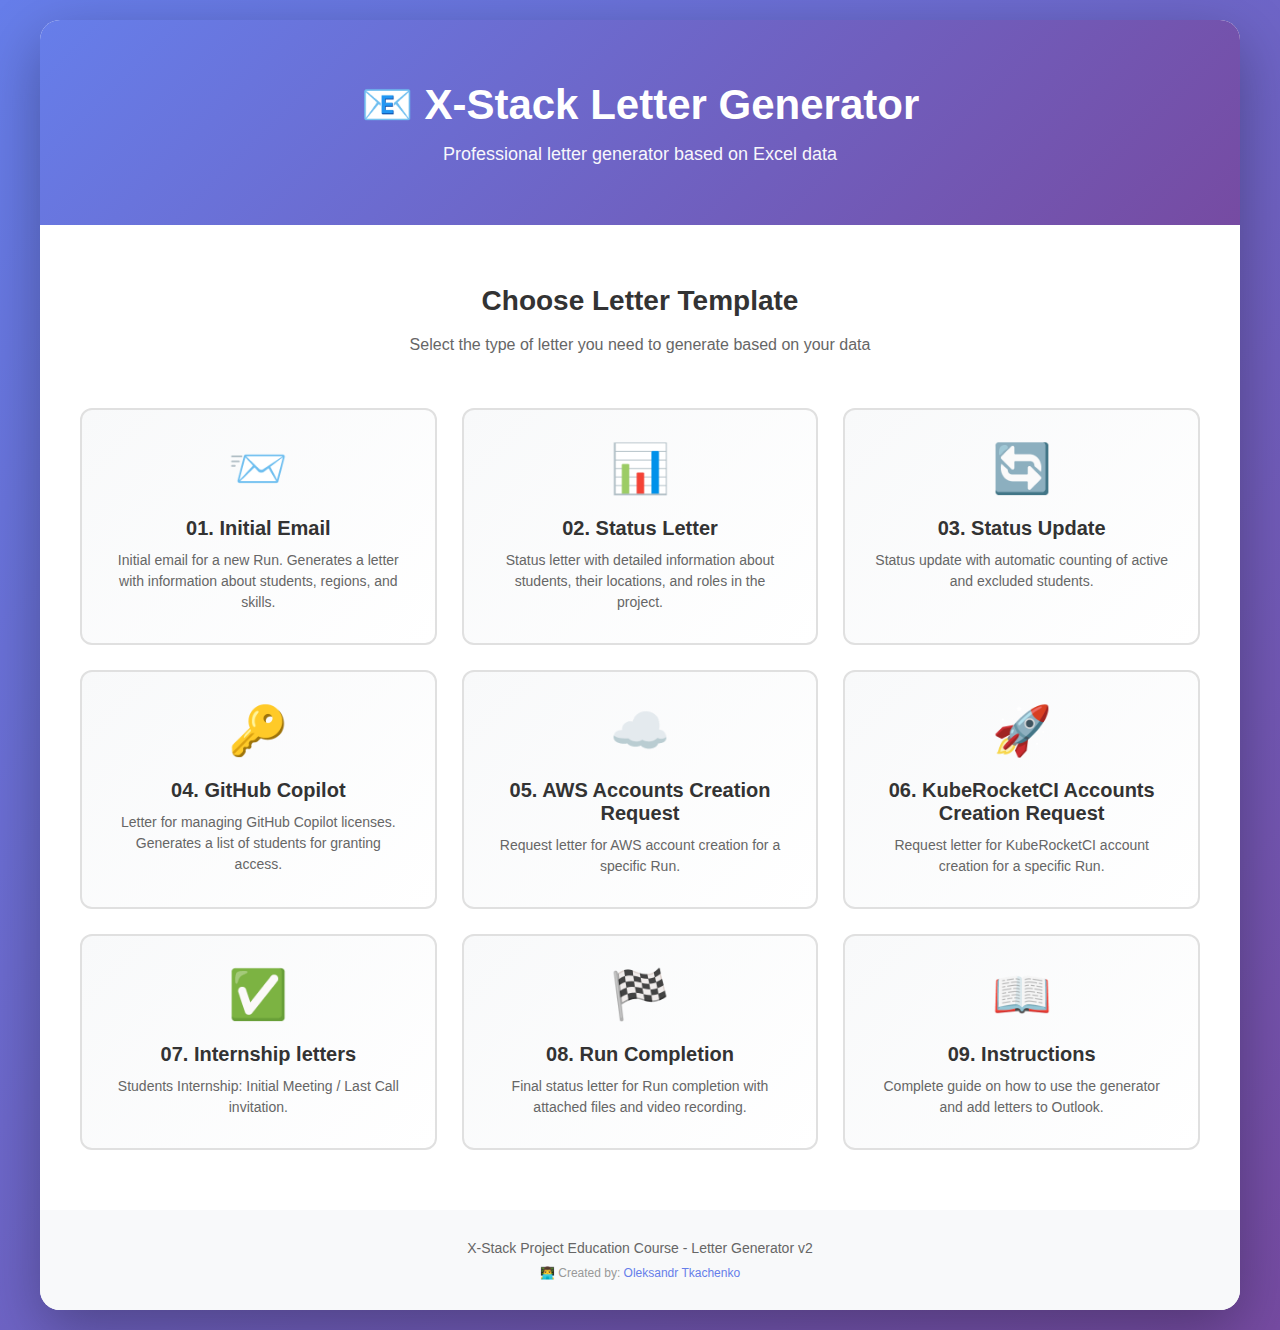
<file: index.html>
<!DOCTYPE html>
    <html lang="en">
<head>
    <meta charset="UTF-8">
    <meta name="viewport" content="width=device-width, initial-scale=1.0">
    <title>X-Stack Letter Generator - Choose Template</title>
    <style>
        * {
            margin: 0;
            padding: 0;
            box-sizing: border-box;
        }
        
        body {
            font-family: -apple-system, BlinkMacSystemFont, 'Segoe UI', Roboto, Oxygen, Ubuntu, Cantarell, sans-serif;
            background: linear-gradient(135deg, #667eea 0%, #764ba2 100%);
            min-height: 100vh;
            display: flex;
            align-items: center;
            justify-content: center;
            padding: 20px;
        }
        
        .container {
            max-width: 1200px;
            width: 100%;
            background: white;
            border-radius: 20px;
            box-shadow: 0 20px 60px rgba(0,0,0,0.3);
            overflow: hidden;
        }
        
        .header {
            background: linear-gradient(135deg, #667eea 0%, #764ba2 100%);
            color: white;
            padding: 60px 40px;
            text-align: center;
        }
        
        .header h1 {
            font-size: 42px;
            margin-bottom: 15px;
            font-weight: 700;
        }
        
        .header p {
            font-size: 18px;
            opacity: 0.95;
        }
        
        .content {
            padding: 60px 40px;
        }
        
        .intro {
            text-align: center;
            margin-bottom: 50px;
        }
        
        .intro h2 {
            color: #333;
            font-size: 28px;
            margin-bottom: 15px;
        }
        
        .intro p {
            color: #666;
            font-size: 16px;
            line-height: 1.6;
        }
        
        .templates-grid {
            display: grid;
            grid-template-columns: repeat(auto-fit, minmax(280px, 1fr));
            gap: 25px;
            margin-top: 40px;
        }
        
        .template-card {
            background: linear-gradient(135deg, #f8f9fa 0%, #ffffff 100%);
            border: 2px solid #e0e0e0;
            border-radius: 12px;
            padding: 30px;
            text-align: center;
            transition: all 0.3s ease;
            cursor: pointer;
            text-decoration: none;
            color: inherit;
            display: block;
        }
        
        .template-card:hover {
            transform: translateY(-5px);
            box-shadow: 0 10px 30px rgba(102, 126, 234, 0.2);
            border-color: #667eea;
        }
        
        .template-card.active {
            border-color: #667eea;
            background: linear-gradient(135deg, #f0f4ff 0%, #ffffff 100%);
        }
        
        .template-icon {
            font-size: 48px;
            margin-bottom: 20px;
        }
        
        .template-card h3 {
            color: #333;
            font-size: 20px;
            margin-bottom: 10px;
            font-weight: 600;
        }
        
        .template-card p {
            color: #666;
            font-size: 14px;
            line-height: 1.5;
        }
        
        .template-badge {
            display: inline-block;
            background: #ffc107;
            color: #856404;
            font-size: 11px;
            font-weight: 700;
            padding: 4px 10px;
            border-radius: 12px;
            margin-top: 10px;
            text-transform: uppercase;
            letter-spacing: 0.5px;
        }
        
        .footer {
            text-align: center;
            padding: 30px;
            background: #f8f9fa;
            color: #666;
            font-size: 14px;
        }
        
        @media (max-width: 768px) {
            .header h1 {
                font-size: 32px;
            }
            
            .templates-grid {
                grid-template-columns: 1fr;
            }
            
            .content {
                padding: 40px 20px;
            }
        }
    </style>
</head>
<body>
    <div class="container">
        <div class="header">
            <h1>📧 X-Stack Letter Generator</h1>
            <p>Professional letter generator based on Excel data</p>
        </div>
        
        <div class="content">
            <div class="intro">
                <h2>Choose Letter Template</h2>
                <p>Select the type of letter you need to generate based on your data</p>
            </div>
            
            <div class="templates-grid">
                <a href="01.html" class="template-card">
                    <div class="template-icon">📨</div>
                    <h3>01. Initial Email</h3>
                    <p>Initial email for a new Run. Generates a letter with information about students, regions, and skills.</p>
                </a>
                
                <a href="02.html" class="template-card">
                    <div class="template-icon">📊</div>
                    <h3>02. Status Letter</h3>
                    <p>Status letter with detailed information about students, their locations, and roles in the project.</p>
                </a>
                
                <a href="03.html" class="template-card">
                    <div class="template-icon">🔄</div>
                    <h3>03. Status Update</h3>
                    <p>Status update with automatic counting of active and excluded students.</p>
                </a>
                
                <a href="04.html" class="template-card">
                    <div class="template-icon">🔑</div>
                    <h3>04. GitHub Copilot</h3>
                    <p>Letter for managing GitHub Copilot licenses. Generates a list of students for granting access.</p>
                </a>
                
                <a href="05.html" class="template-card">
                    <div class="template-icon">☁️</div>
                    <h3>05. AWS Accounts Creation Request</h3>
                    <p>Request letter for AWS account creation for a specific Run.</p>
                </a>
                
                <a href="06.html" class="template-card">
                    <div class="template-icon">🚀</div>
                    <h3>06. KubeRocketCI Accounts Creation Request</h3>
                    <p>Request letter for KubeRocketCI account creation for a specific Run.</p>
                </a>
                
                <a href="07.html" class="template-card">
                    <div class="template-icon">✅</div>
                    <h3>07. Internship letters</h3>
                    <p>Students Internship: Initial Meeting / Last Call invitation.</p>
                </a>
                
                <a href="08.html" class="template-card">
                    <div class="template-icon">🏁</div>
                    <h3>08. Run Completion</h3>
                    <p>Final status letter for Run completion with attached files and video recording.</p>
                </a>
                
                <a href="09.html" class="template-card">
                    <div class="template-icon">📖</div>
                    <h3>09. Instructions</h3>
                    <p>Complete guide on how to use the generator and add letters to Outlook.</p>
                </a>
            </div>
        </div>
        
        <div class="footer">
            <p>X-Stack Project Education Course - Letter Generator v2</p>
            <p style="margin-top: 10px; font-size: 12px; color: #999;">
                👨‍💻 Created by: <a href="mailto:Oleksandr_Tkachenko3@epam.com" style="color: #667eea; text-decoration: none;">Oleksandr Tkachenko</a>
            </p>
        </div>
    </div>
</body>
</html>
</file>
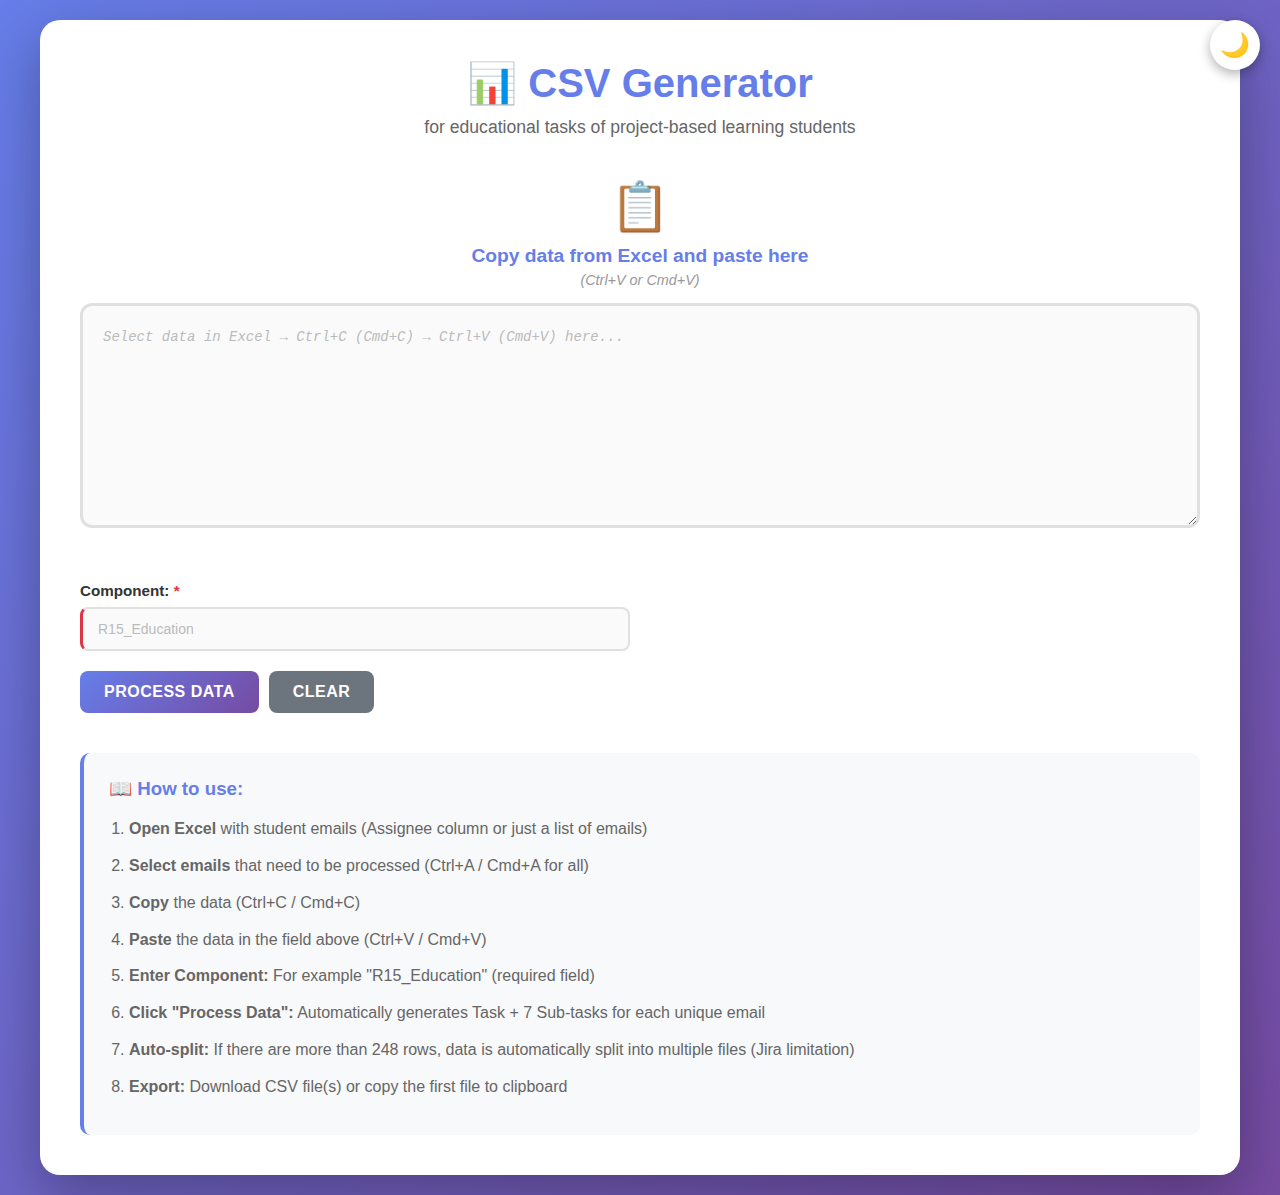
<file: csv/index.html>
<!DOCTYPE html>
<html lang="en">
<head>
    <meta charset="UTF-8">
    <meta name="viewport" content="width=device-width, initial-scale=1.0">
    <title>CSV Generator</title>
    <link rel="stylesheet" href="styles.css">
</head>
<body>
    <div class="theme-toggle-wrapper">
        <button id="theme-toggle" class="theme-toggle" aria-label="Toggle theme">
            <span class="theme-icon">🌙</span>
        </button>
    </div>
    
    <div class="container">
        <header>
            <h1>📊 CSV Generator</h1>
            <p class="subtitle">for educational tasks of project-based learning students</p>
        </header>

        <div class="main-content">
            <div class="input-section">
                <div class="paste-area-wrapper">
                    <label for="excel-input" class="paste-label">
                        <span class="paste-icon">📋</span>
                        <span class="paste-text">Copy data from Excel and paste here</span>
                        <span class="paste-hint">(Ctrl+V or Cmd+V)</span>
                    </label>
                    <textarea 
                        id="excel-input" 
                        placeholder="Select data in Excel → Ctrl+C (Cmd+C) → Ctrl+V (Cmd+V) here..."
                        rows="8"
                    ></textarea>
                    <div class="paste-status" id="paste-status"></div>
                </div>

                <div class="settings-section">
                    <div class="form-group">
                        <label for="component-input">Component: <span class="required">*</span></label>
                        <input type="text" id="component-input" placeholder="R15_Education" required />
                    </div>
                </div>

                <div class="button-group">
                    <button id="process-btn" class="btn btn-primary">Process Data</button>
                    <button id="clear-btn" class="btn btn-secondary">Clear</button>
                </div>
            </div>

            <div class="preview-section" id="preview-section" style="display: none;">
                <div class="preview-header">
                    <h2>✨ Data Preview</h2>
                    <div class="preview-info">
                        <span id="row-count" class="info-badge"></span>
                        <span id="col-count" class="info-badge"></span>
                    </div>
                </div>
                <div class="table-wrapper">
                    <table id="preview-table"></table>
                </div>
                <div class="button-group">
                    <button id="download-btn" class="btn btn-success">📥 Download CSV</button>
                    <button id="copy-csv-btn" class="btn btn-info">📋 Copy CSV</button>
                </div>
            </div>
        </div>

        <div class="instructions">
            <h3>📖 How to use:</h3>
            <ol>
                <li><strong>Open Excel</strong> with student emails (Assignee column or just a list of emails)</li>
                <li><strong>Select emails</strong> that need to be processed (Ctrl+A / Cmd+A for all)</li>
                <li><strong>Copy</strong> the data (Ctrl+C / Cmd+C)</li>
                <li><strong>Paste</strong> the data in the field above (Ctrl+V / Cmd+V)</li>
                <li><strong>Enter Component:</strong> For example "R15_Education" (required field)</li>
                <li><strong>Click "Process Data":</strong> Automatically generates Task + 7 Sub-tasks for each unique email</li>
                <li><strong>Auto-split:</strong> If there are more than 248 rows, data is automatically split into multiple files (Jira limitation)</li>
                <li><strong>Export:</strong> Download CSV file(s) or copy the first file to clipboard</li>
            </ol>
        </div>
    </div>

    <script src="script.js"></script>
</body>
</html>
</file>
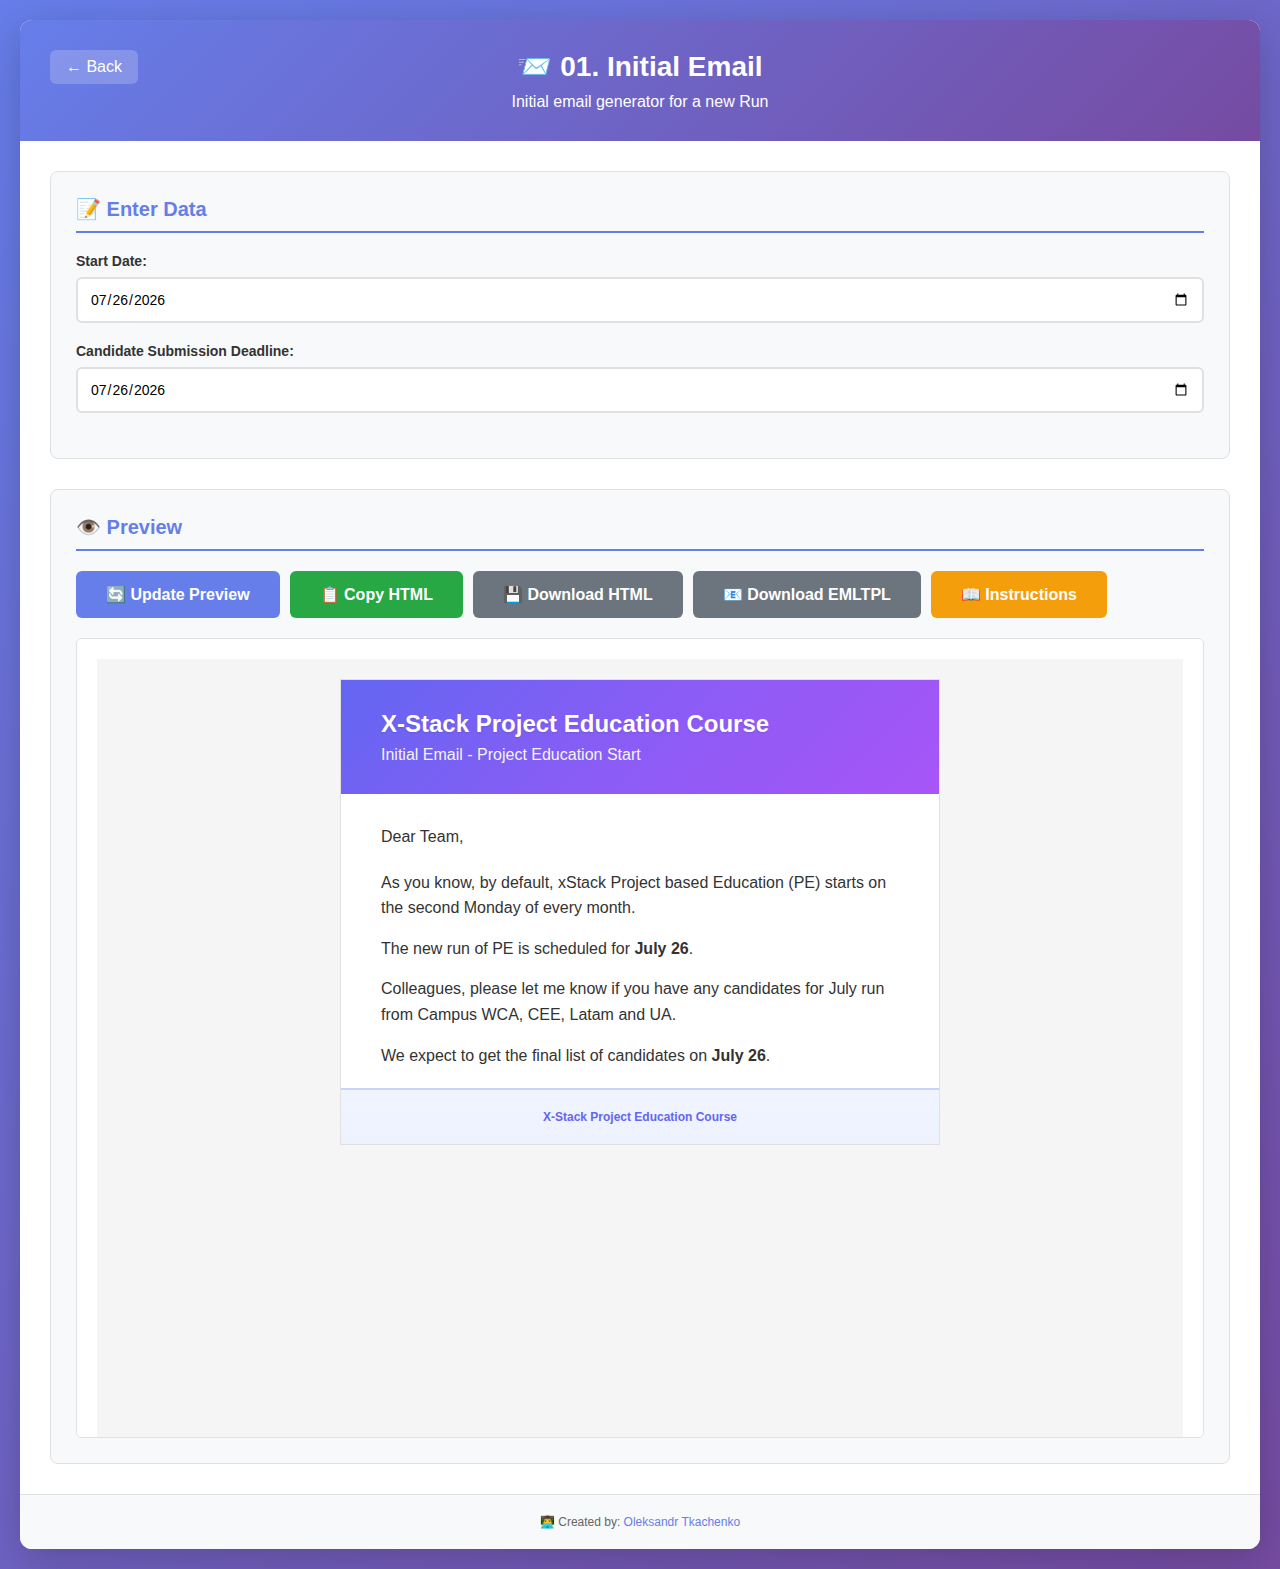
<file: 01.html>
<!DOCTYPE html>
    <html lang="en">
<head>
    <meta charset="UTF-8">
    <meta name="viewport" content="width=device-width, initial-scale=1.0">
    <title>01. Initial Email - X-Stack Letter Generator</title>
    <style>
        * {
            margin: 0;
            padding: 0;
            box-sizing: border-box;
        }
        
        body {
            font-family: -apple-system, BlinkMacSystemFont, 'Segoe UI', Roboto, Oxygen, Ubuntu, Cantarell, sans-serif;
            background: linear-gradient(135deg, #667eea 0%, #764ba2 100%);
            padding: 20px;
            min-height: 100vh;
        }
        
        .container {
            max-width: 1400px;
            margin: 0 auto;
            background: white;
            border-radius: 12px;
            box-shadow: 0 10px 40px rgba(0,0,0,0.2);
            overflow: hidden;
        }
        
        .header {
            background: linear-gradient(135deg, #667eea 0%, #764ba2 100%);
            color: white;
            padding: 30px;
            text-align: center;
            position: relative;
        }
        
        .header h1 {
            font-size: 28px;
            margin-bottom: 10px;
        }
        
        .back-link {
            position: absolute;
            top: 30px;
            left: 30px;
            color: white;
            text-decoration: none;
            font-size: 16px;
            padding: 8px 16px;
            background: rgba(255,255,255,0.2);
            border-radius: 6px;
            transition: background 0.3s;
        }
        
        .back-link:hover {
            background: rgba(255,255,255,0.3);
        }
        
        .content {
            display: grid;
            grid-template-columns: 1fr;
            gap: 30px;
            padding: 30px;
        }
        
        .form-section {
            background: #f8f9fa;
            padding: 25px;
            border-radius: 8px;
            border: 1px solid #e0e0e0;
        }
        
        .form-section h2 {
            color: #667eea;
            margin-bottom: 20px;
            font-size: 20px;
            border-bottom: 2px solid #667eea;
            padding-bottom: 10px;
        }
        
        .form-group {
            margin-bottom: 20px;
        }
        
        label {
            display: block;
            margin-bottom: 8px;
            color: #333;
            font-weight: 600;
            font-size: 14px;
        }
        
        input[type="text"],
        input[type="date"] {
            width: 100%;
            padding: 12px;
            border: 2px solid #e0e0e0;
            border-radius: 6px;
            font-size: 14px;
            transition: border-color 0.3s;
            font-family: inherit;
        }
        
        input:focus {
            outline: none;
            border-color: #667eea;
        }
        
        
        .preview-section {
            background: #f8f9fa;
            padding: 25px;
            border-radius: 8px;
            border: 1px solid #e0e0e0;
        }
        
        .preview-section h2 {
            color: #667eea;
            margin-bottom: 20px;
            font-size: 20px;
            border-bottom: 2px solid #667eea;
            padding-bottom: 10px;
        }
        
        .preview-container {
            background: white;
            border: 1px solid #e0e0e0;
            border-radius: 6px;
            padding: 20px;
            max-height: 800px;
            overflow-y: auto;
        }
        
        .actions {
            padding: 30px;
            background: #f8f9fa;
            border-top: 1px solid #e0e0e0;
            display: flex;
            gap: 15px;
            justify-content: center;
            flex-wrap: wrap;
        }
        
        .btn {
            padding: 14px 30px;
            border: none;
            border-radius: 6px;
            font-size: 16px;
            font-weight: 600;
            cursor: pointer;
            transition: all 0.3s;
        }
        
        .btn-primary {
            background: #667eea;
            color: white;
        }
        
        .btn-primary:hover {
            background: #5568d3;
            transform: translateY(-2px);
            box-shadow: 0 4px 12px rgba(102, 126, 234, 0.4);
        }
        
        .btn-success {
            background: #28a745;
            color: white;
        }
        
        .btn-success:hover {
            background: #218838;
        }
        
        .btn-secondary {
            background: #6c757d;
            color: white;
        }
        
        .btn-secondary:hover {
            background: #5a6268;
        }
        
        .alert {
            padding: 15px;
            border-radius: 6px;
            margin-bottom: 20px;
        }
        
        .alert-info {
            background: #d1ecf1;
            color: #0c5460;
            border: 1px solid #bee5eb;
        }
        
        .alert-success {
            background: #d4edda;
            color: #155724;
            border: 1px solid #c3e6cb;
        }
        
        .alert-error {
            background: #f8d7da;
            color: #721c24;
            border: 1px solid #f5c6cb;
        }
        
        .hidden {
            display: none;
        }
        
        .loading {
            text-align: center;
            padding: 20px;
            color: #667eea;
        }
    </style>
</head>
<body>
    <div class="container">
        <div class="header">
            <a href="index.html" class="back-link">← Back</a>
            <h1>📨 01. Initial Email</h1>
            <p>Initial email generator for a new Run</p>
        </div>
        
        <div class="content">
            <!-- Form Section -->
            <div class="form-section">
                <h2>📝 Enter Data</h2>
                
                <div id="initialAlerts"></div>
                
                <form id="initialForm">
                    <!-- Dates -->
                    <div class="form-group">
                        <label for="startDateInitial">Start Date:</label>
                        <input type="date" id="startDateInitial" required>
                    </div>
                    
                    <div class="form-group">
                        <label for="deadlineDate">Candidate Submission Deadline:</label>
                        <input type="date" id="deadlineDate" required>
                    </div>
                </form>
            </div>
            
            <!-- Preview Section -->
            <div class="preview-section">
                <h2>👁️ Preview</h2>
                <div style="display: flex; gap: 10px; margin-bottom: 20px;">
                    <button class="btn btn-primary" id="generateBtn" onclick="generateInitialLetter()">🔄 Update Preview</button>
                    <button class="btn btn-success" id="copyBtn" onclick="copyInitialHTML()">📋 Copy HTML</button>
                    <button class="btn btn-secondary" id="downloadBtn" onclick="downloadInitialHTML()">💾 Download HTML</button>
                    <button class="btn btn-secondary" id="downloadEmltplBtn" onclick="downloadInitialEMLTPL()">📧 Download EMLTPL</button>
                    <button class="btn" style="background: #f59e0b; color: white; border: none;" onclick="window.open('09.html', '_blank')">📖 Instructions</button>
                </div>
                <div class="preview-container" id="initialPreview">
                    <div class="loading">Enter dates to generate the letter</div>
                </div>
            </div>
        </div>
        
        <div id="htmlOutput" class="hidden">
            <textarea id="htmlCode" readonly></textarea>
        </div>
        
        <div style="text-align: center; padding: 20px; background: #f8f9fa; border-top: 1px solid #e0e0e0; color: #666; font-size: 12px;">
            <p style="margin: 0;">👨‍💻 Created by: <a href="mailto:Oleksandr_Tkachenko3@epam.com" style="color: #667eea; text-decoration: none;">Oleksandr Tkachenko</a></p>
        </div>
    </div>
    
    <script>
        // Initial Email functions
        function formatDateForEmail(dateString) {
            if (!dateString) return '';
            // dateString is in YYYY-MM-DD format from date input
            const date = new Date(dateString + 'T12:00:00'); // Use noon to avoid timezone issues
            if (isNaN(date.getTime())) return '';
            const day = date.getDate();
            const monthNames = ['January', 'February', 'March', 'April', 'May', 'June',
                'July', 'August', 'September', 'October', 'November', 'December'];
            const month = monthNames[date.getMonth()];
            return `${month} ${day}`;
        }
        
        function generateInitialLetter() {
            const startDate = document.getElementById('startDateInitial').value;
            const deadlineDate = document.getElementById('deadlineDate').value;
            
            if (!startDate || !deadlineDate) {
                document.getElementById('initialPreview').innerHTML = '<div class="loading">Enter dates to generate the letter</div>';
                return;
            }
            
            // Dates are already in YYYY-MM-DD format from date input
            // Generate HTML
            const html = generateInitialHTML(startDate, deadlineDate);
            
            // Update preview
            const preview = document.getElementById('initialPreview');
            const iframe = document.createElement('iframe');
            iframe.style.width = '100%';
            iframe.style.height = '800px';
            iframe.style.border = 'none';
            preview.innerHTML = '';
            preview.appendChild(iframe);
            iframe.srcdoc = html;
            
            // Store HTML
            document.getElementById('htmlCode').value = html;
        }
        
        function generateInitialHTML(startDateStr, deadlineDateStr) {
            const startDateFormatted = formatDateForEmail(startDateStr);
            const deadlineDateFormatted = formatDateForEmail(deadlineDateStr);
            
            return `<!DOCTYPE html>
<html lang="en">
<head>
    <meta charset="UTF-8">
    <meta name="viewport" content="width=device-width, initial-scale=1.0">
    <title>Initial Email - Project Education Start</title>
    <!--[if mso]>
    <style type="text/css">
        body, table, td {font-family: Arial, sans-serif !important;}
    </style>
    <![endif]-->
</head>
<body style="margin: 0; padding: 0; font-family: Arial, 'Helvetica Neue', Helvetica, sans-serif; background-color: #f5f5f5;">
    <!-- Main Container -->
    <table cellspacing="0" cellpadding="0" border="0" width="100%" style="background-color: #f5f5f5; padding: 20px 0;">
        <tr>
            <td align="center">
                <!-- Email Content Container -->
                <table cellspacing="0" cellpadding="0" border="0" width="600" style="background-color: #ffffff; border: 1px solid #e0e0e0;">
                    <!-- Header -->
                    <tr>
                        <td style="background-color: #6366f1; padding: 30px 40px; background: linear-gradient(135deg, #6366f1 0%, #8b5cf6 50%, #a855f7 100%); background-color: #6366f1;">
                            <table cellspacing="0" cellpadding="0" border="0" width="100%">
                                <tr>
                                    <td>
                                        <h1 style="margin: 0; color: #ffffff; font-size: 24px; font-weight: bold; font-family: Arial, sans-serif; text-shadow: 0 1px 2px rgba(0,0,0,0.1);">
                                            X-Stack Project Education Course
                                        </h1>
                                        <p style="margin: 8px 0 0 0; color: #f3f4f6; font-size: 16px; font-family: Arial, sans-serif;">
                                            Initial Email - Project Education Start
                                        </p>
                                    </td>
                                </tr>
                            </table>
                        </td>
                    </tr>
                    
                    <!-- Greeting -->
                    <tr>
                        <td style="padding: 30px 40px 20px 40px;">
                            <p style="margin: 0; color: #333333; font-size: 16px; line-height: 1.6; font-family: Arial, sans-serif;">
                                Dear Team,
                            </p>
                        </td>
                    </tr>
                    
                    <!-- Content -->
                    <tr>
                        <td style="padding: 0 40px 20px 40px;">
                            <p style="margin: 0 0 15px 0; color: #333333; font-size: 16px; line-height: 1.6; font-family: Arial, sans-serif;">
                                As you know, by default, xStack Project based Education (PE) starts on the second Monday of every month.
                            </p>
                            <p style="margin: 0 0 15px 0; color: #333333; font-size: 16px; line-height: 1.6; font-family: Arial, sans-serif;">
                                The new run of PE is scheduled for <strong>${startDateFormatted}</strong>.
                            </p>
                            <p style="margin: 0 0 15px 0; color: #333333; font-size: 16px; line-height: 1.6; font-family: Arial, sans-serif;">
                                Colleagues, please let me know if you have any candidates for ${formatDateForEmail(startDateStr).split(' ')[0]} run from Campus WCA, CEE, Latam and UA.
                            </p>
                            <p style="margin: 0; color: #333333; font-size: 16px; line-height: 1.6; font-family: Arial, sans-serif;">
                                We expect to get the final list of candidates on <strong>${deadlineDateFormatted}</strong>.
                            </p>
                        </td>
                    </tr>
                    
                    <!-- Footer -->
                    <tr>
                        <td style="padding: 20px 40px; background: linear-gradient(to bottom, #f0f4ff 0%, #eef2ff 100%); background-color: #f0f4ff; border-top: 2px solid #c7d2fe;">
                            <p style="margin: 0; color: #6366f1; font-size: 12px; font-weight: 600; text-align: center; font-family: Arial, sans-serif;">
                                X-Stack Project Education Course
                            </p>
                        </td>
                    </tr>
                </table>
            </td>
        </tr>
    </table>
</body>
</html>`;
        }
        
        function copyInitialHTML() {
            const htmlCode = document.getElementById('htmlCode').value;
            if (!htmlCode) {
                showInitialAlert('Please generate the letter first', 'error');
                return;
            }
            navigator.clipboard.writeText(htmlCode).then(() => {
                showInitialAlert('✅ HTML code copied to clipboard!', 'success');
            }).catch(err => {
                showInitialAlert('❌ Copy error: ' + err, 'error');
            });
        }
        
        function downloadInitialHTML() {
            const htmlCode = document.getElementById('htmlCode').value;
            if (!htmlCode) {
                showInitialAlert('Please generate the letter first', 'error');
                return;
            }
            const blob = new Blob([htmlCode], { type: 'text/html' });
            const url = URL.createObjectURL(blob);
            const a = document.createElement('a');
            a.href = url;
            const startDate = document.getElementById('startDateInitial').value || 'initial';
            a.download = `Initial_Email_${startDate}.html`;
            document.body.appendChild(a);
            a.click();
            document.body.removeChild(a);
            URL.revokeObjectURL(url);
            showInitialAlert('✅ File downloaded!', 'success');
        }
        
        function downloadInitialEMLTPL() {
            const htmlCode = document.getElementById('htmlCode').value;
            if (!htmlCode) {
                showInitialAlert('Please generate the letter first', 'error');
                return;
            }
            const startDateStr = document.getElementById('startDateInitial').value || 'initial';
            const d = startDateStr !== 'initial' ? new Date(startDateStr + 'T12:00:00') : new Date();
            const monthNames = ['January', 'February', 'March', 'April', 'May', 'June', 'July', 'August', 'September', 'October', 'November', 'December'];
            const dateInLetter = isNaN(d.getTime()) ? '' : `${monthNames[d.getMonth()]} ${d.getDate()}`;
            const subject = `[GPE] PE runs - ${dateInLetter}`;
            const emltpl = [
                'MIME-Version: 1.0',
                'Content-Type: text/html; charset=UTF-8',
                'Subject: ' + subject,
                'X-Uniform-Type-Identifier: com.apple.mail.eml',
                '',
                htmlCode
            ].join('\r\n');
            const blob = new Blob([emltpl], { type: 'message/rfc822' });
            const url = URL.createObjectURL(blob);
            const a = document.createElement('a');
            a.href = url;
            a.download = `Initial_Email_${startDateStr}.emltpl`;
            document.body.appendChild(a);
            a.click();
            document.body.removeChild(a);
            URL.revokeObjectURL(url);
            showInitialAlert('✅ EMLTPL template downloaded!', 'success');
        }
        
        function showInitialAlert(message, type) {
            const alerts = document.getElementById('initialAlerts');
            const alert = document.createElement('div');
            alert.className = `alert alert-${type}`;
            alert.textContent = message;
            alerts.innerHTML = '';
            alerts.appendChild(alert);
            
            setTimeout(() => {
                alert.remove();
            }, 5000);
        }
        
        // Auto-update on initial form changes
        document.getElementById('initialForm').addEventListener('input', generateInitialLetter);
        document.getElementById('initialForm').addEventListener('change', generateInitialLetter);
        
        // Set today's date as default
        const today = new Date();
        const todayYear = today.getFullYear();
        const todayMonth = String(today.getMonth() + 1).padStart(2, '0');
        const todayDay = String(today.getDate()).padStart(2, '0');
        const todayFormatted = `${todayYear}-${todayMonth}-${todayDay}`;
        
        document.getElementById('startDateInitial').value = todayFormatted;
        document.getElementById('deadlineDate').value = todayFormatted;
        
        // Generate initial letter on load
        generateInitialLetter();
    </script>
</body>
</html>
</file>
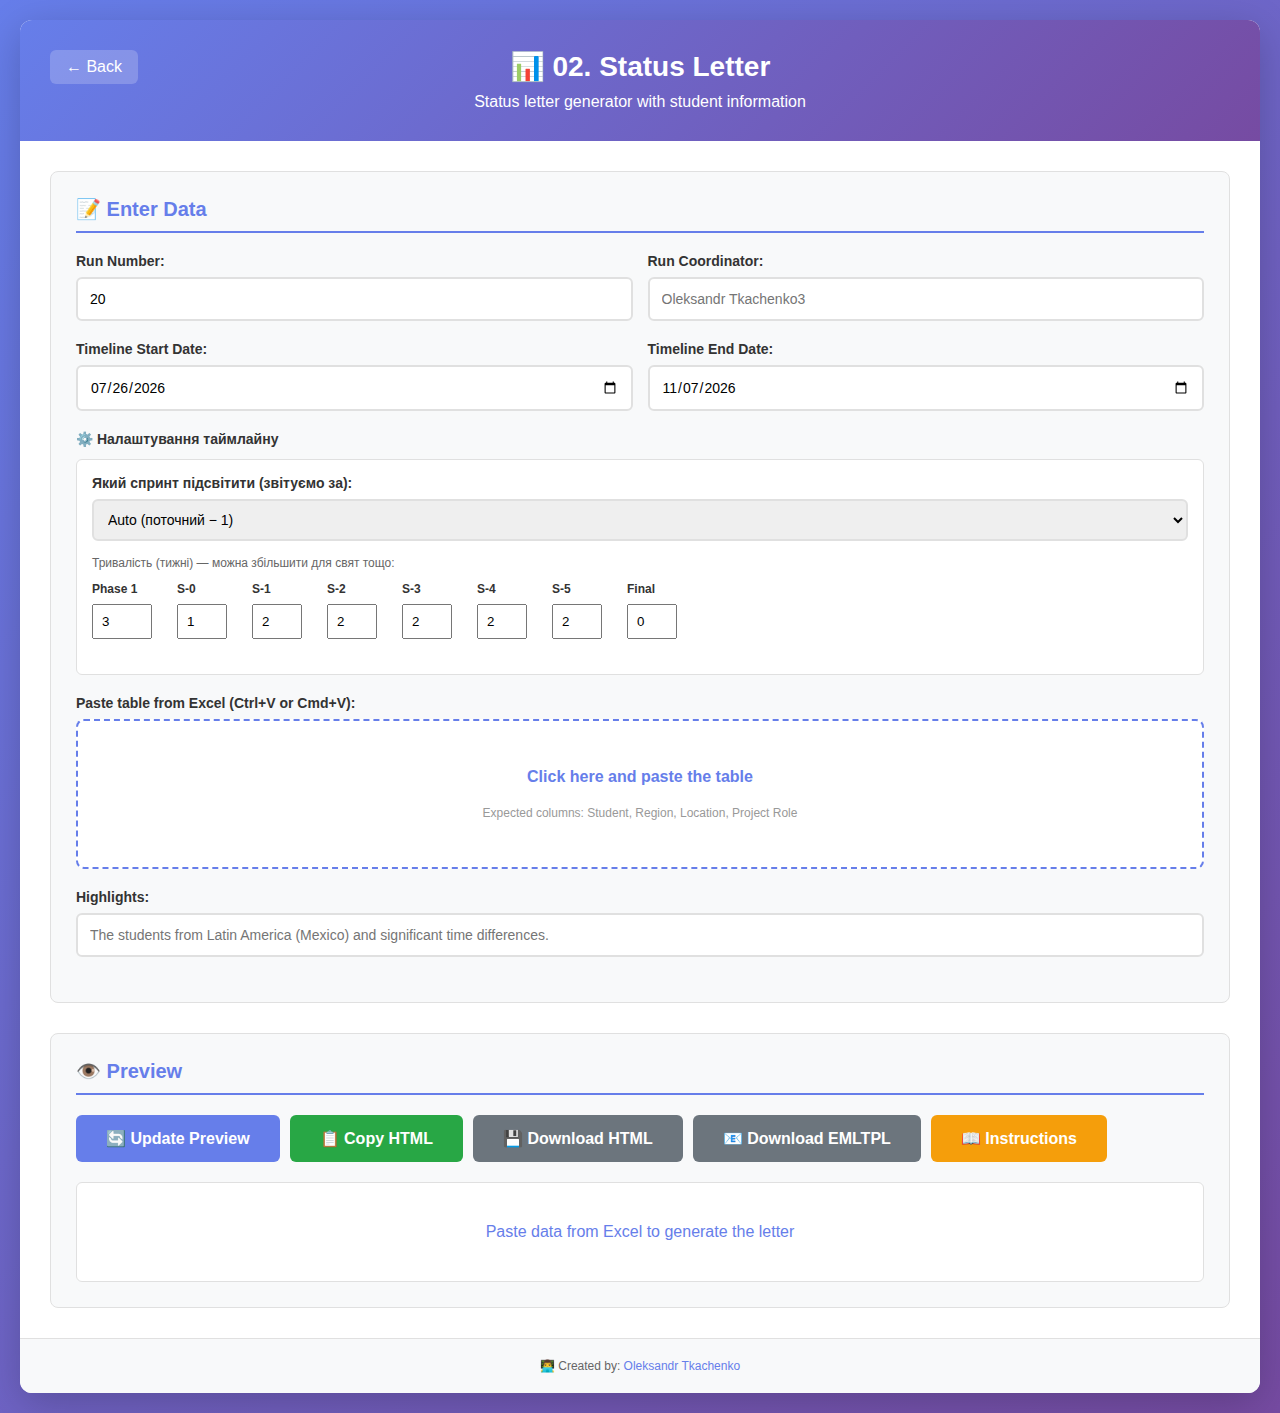
<file: 02.html>
<!DOCTYPE html>
    <html lang="en">
<head>
    <meta charset="UTF-8">
    <meta name="viewport" content="width=device-width, initial-scale=1.0">
    <title>02. Status Letter - X-Stack Letter Generator</title>
    <style>
        * {
            margin: 0;
            padding: 0;
            box-sizing: border-box;
        }
        
        body {
            font-family: -apple-system, BlinkMacSystemFont, 'Segoe UI', Roboto, Oxygen, Ubuntu, Cantarell, sans-serif;
            background: linear-gradient(135deg, #667eea 0%, #764ba2 100%);
            padding: 20px;
            min-height: 100vh;
        }
        
        .container {
            max-width: 1400px;
            margin: 0 auto;
            background: white;
            border-radius: 12px;
            box-shadow: 0 10px 40px rgba(0,0,0,0.2);
            overflow: hidden;
        }
        
        .header {
            background: linear-gradient(135deg, #667eea 0%, #764ba2 100%);
            color: white;
            padding: 30px;
            text-align: center;
            position: relative;
        }
        
        .header h1 {
            font-size: 28px;
            margin-bottom: 10px;
        }
        
        .back-link {
            position: absolute;
            top: 30px;
            left: 30px;
            color: white;
            text-decoration: none;
            font-size: 16px;
            padding: 8px 16px;
            background: rgba(255,255,255,0.2);
            border-radius: 6px;
            transition: background 0.3s;
        }
        
        .back-link:hover {
            background: rgba(255,255,255,0.3);
        }
        
        .content {
            display: grid;
            grid-template-columns: 1fr;
            gap: 30px;
            padding: 30px;
        }
        
        .form-section {
            background: #f8f9fa;
            padding: 25px;
            border-radius: 8px;
            border: 1px solid #e0e0e0;
        }
        
        .form-section h2 {
            color: #667eea;
            margin-bottom: 20px;
            font-size: 20px;
            border-bottom: 2px solid #667eea;
            padding-bottom: 10px;
        }
        
        .form-group {
            margin-bottom: 20px;
        }
        
        .form-row {
            display: flex;
            gap: 15px;
            margin-bottom: 20px;
        }
        
        .form-row .form-group {
            flex: 1;
            margin-bottom: 0;
        }
        
        label {
            display: block;
            margin-bottom: 8px;
            color: #333;
            font-weight: 600;
            font-size: 14px;
        }
        
        input[type="text"],
        input[type="date"] {
            width: 100%;
            padding: 12px;
            border: 2px solid #e0e0e0;
            border-radius: 6px;
            font-size: 14px;
            transition: border-color 0.3s;
            font-family: inherit;
        }
        
        input:focus {
            outline: none;
            border-color: #667eea;
        }
        
        .paste-area {
            background: white;
            border: 2px dashed #667eea;
            border-radius: 8px;
            padding: 20px;
            text-align: center;
            cursor: pointer;
            transition: all 0.3s;
            min-height: 150px;
            display: flex;
            flex-direction: column;
            justify-content: center;
            align-items: center;
        }
        
        .paste-area:hover {
            background: #f0f4ff;
            border-color: #5568d3;
        }
        
        .paste-area.has-data {
            background: #d4edda;
            border-color: #28a745;
        }
        
        .paste-area p {
            color: #666;
            margin: 10px 0;
        }
        
        .paste-area strong {
            color: #667eea;
        }
        
        .data-preview {
            margin-top: 20px;
            padding: 15px;
            background: white;
            border-radius: 6px;
            border: 2px solid #10b981;
            max-height: 400px;
            overflow-y: auto;
            box-shadow: 0 2px 8px rgba(0,0,0,0.1);
        }
        
        #dataPreview {
            margin-top: 15px;
        }
        
        #dataPreview h3 {
            color: #10b981;
            font-size: 18px;
            margin-bottom: 15px;
            font-weight: 600;
        }
        
        .data-preview table {
            width: 100%;
            border-collapse: collapse;
            font-size: 12px;
        }
        
        .data-preview th,
        .data-preview td {
            padding: 8px;
            text-align: left;
            border-bottom: 1px solid #e0e0e0;
        }
        
        .data-preview th {
            background: #f8f9fa;
            font-weight: 600;
            position: sticky;
            top: 0;
        }
        
        .stats-preview {
            margin-top: 20px;
            padding: 15px;
            background: white;
            border-radius: 6px;
            border: 2px solid #667eea;
            box-shadow: 0 2px 8px rgba(0,0,0,0.1);
        }
        
        #statsPreview {
            margin-top: 15px;
        }
        
        .stats-preview h3 {
            color: #667eea;
            font-size: 16px;
            margin-bottom: 10px;
        }
        
        .stats-preview ul {
            list-style: none;
            padding-left: 0;
        }
        
        .stats-preview li {
            padding: 5px 0;
            border-bottom: 1px solid #f0f0f0;
        }
        
        .stats-preview li:last-child {
            border-bottom: none;
        }
        
        .preview-section {
            background: #f8f9fa;
            padding: 25px;
            border-radius: 8px;
            border: 1px solid #e0e0e0;
        }
        
        .preview-section h2 {
            color: #667eea;
            margin-bottom: 20px;
            font-size: 20px;
            border-bottom: 2px solid #667eea;
            padding-bottom: 10px;
        }
        
        .preview-container {
            background: white;
            border: 1px solid #e0e0e0;
            border-radius: 6px;
            padding: 20px;
            max-height: 800px;
            overflow-y: auto;
        }
        
        .actions {
            padding: 30px;
            background: #f8f9fa;
            border-top: 1px solid #e0e0e0;
            display: flex;
            gap: 15px;
            justify-content: center;
            flex-wrap: wrap;
        }
        
        .btn {
            padding: 14px 30px;
            border: none;
            border-radius: 6px;
            font-size: 16px;
            font-weight: 600;
            cursor: pointer;
            transition: all 0.3s;
        }
        
        .btn-primary {
            background: #667eea;
            color: white;
        }
        
        .btn-primary:hover {
            background: #5568d3;
            transform: translateY(-2px);
            box-shadow: 0 4px 12px rgba(102, 126, 234, 0.4);
        }
        
        .btn-success {
            background: #28a745;
            color: white;
        }
        
        .btn-success:hover {
            background: #218838;
        }
        
        .btn-secondary {
            background: #6c757d;
            color: white;
        }
        
        .btn-secondary:hover {
            background: #5a6268;
        }
        
        .alert {
            padding: 15px;
            border-radius: 6px;
            margin-bottom: 20px;
        }
        
        .alert-info {
            background: #d1ecf1;
            color: #0c5460;
            border: 1px solid #bee5eb;
        }
        
        .alert-success {
            background: #d4edda;
            color: #155724;
            border: 1px solid #c3e6cb;
        }
        
        .alert-error {
            background: #f8d7da;
            color: #721c24;
            border: 1px solid #f5c6cb;
        }
        
        .hidden {
            display: none;
        }
        
        .loading {
            text-align: center;
            padding: 20px;
            color: #667eea;
        }
    </style>
</head>
<body>
    <div class="container">
        <div class="header">
            <a href="index.html" class="back-link">← Back</a>
            <h1>📊 02. Status Letter</h1>
            <p>Status letter generator with student information</p>
        </div>
        
        <div class="content">
            <!-- Form Section -->
            <div class="form-section">
                <h2>📝 Enter Data</h2>
                
                <div id="alerts"></div>
                
                <form id="letterForm">
                    <!-- Basic Info -->
                    <div class="form-row">
                        <div class="form-group">
                            <label for="runNumber">Run Number:</label>
                            <input type="text" id="runNumber" value="20" placeholder="20" required>
                        </div>
                        <div class="form-group">
                            <label for="coordinator">Run Coordinator:</label>
                            <input type="text" id="coordinator" placeholder="Oleksandr Tkachenko3" required>
                        </div>
                    </div>
                    
                    <!-- Timeline dates -->
                    <div class="form-row">
                        <div class="form-group">
                            <label for="timelineStartDate">Timeline Start Date:</label>
                            <input type="date" id="timelineStartDate" required>
                        </div>
                        <div class="form-group">
                            <label for="timelineEndDate">Timeline End Date:</label>
                            <input type="date" id="timelineEndDate">
                        </div>
                    </div>
                    
                    <!-- Timeline settings -->
                    <div class="form-group">
                        <label style="margin-bottom: 12px;">⚙️ Налаштування таймлайну</label>
                        <div style="background: #fff; border: 1px solid #e0e0e0; border-radius: 6px; padding: 15px; margin-bottom: 10px;">
                            <div class="form-group" style="margin-bottom: 15px;">
                                <label for="timelineHighlightSprint">Який спринт підсвітити (звітуємо за):</label>
                                <select id="timelineHighlightSprint" style="width: 100%; padding: 10px; border: 2px solid #e0e0e0; border-radius: 6px; font-size: 14px;">
                                    <option value="auto">Auto (поточний − 1)</option>
                                    <option value="phase1">Phase 1 (Deep Dive)</option>
                                    <option value="sprint0">Sprint-0</option>
                                    <option value="sprint1">Sprint-1</option>
                                    <option value="sprint2">Sprint-2</option>
                                    <option value="sprint3">Sprint-3</option>
                                    <option value="sprint4">Sprint-4</option>
                                    <option value="sprint5">Sprint-5</option>
                                    <option value="final">Final</option>
                                </select>
                            </div>
                            <div style="font-size: 12px; color: #666; margin-bottom: 12px;">Тривалість (тижні) — можна збільшити для свят тощо:</div>
                            <div class="form-row" style="flex-wrap: wrap;">
                                <div class="form-group" style="flex: 0 0 auto; min-width: 70px;">
                                    <label for="timelinePhase1Weeks" style="font-size: 12px;">Phase 1</label>
                                    <input type="number" id="timelinePhase1Weeks" min="2" max="5" value="3" style="width: 60px; padding: 8px;">
                                </div>
                                <div class="form-group" style="flex: 0 0 auto; min-width: 60px;">
                                    <label for="timelineSprint0Weeks" style="font-size: 12px;">S-0</label>
                                    <input type="number" id="timelineSprint0Weeks" min="1" max="2" value="1" style="width: 50px; padding: 8px;">
                                </div>
                                <div class="form-group" style="flex: 0 0 auto; min-width: 60px;">
                                    <label for="timelineSprint1Weeks" style="font-size: 12px;">S-1</label>
                                    <input type="number" id="timelineSprint1Weeks" min="1" max="4" value="2" style="width: 50px; padding: 8px;">
                                </div>
                                <div class="form-group" style="flex: 0 0 auto; min-width: 60px;">
                                    <label for="timelineSprint2Weeks" style="font-size: 12px;">S-2</label>
                                    <input type="number" id="timelineSprint2Weeks" min="1" max="4" value="2" style="width: 50px; padding: 8px;">
                                </div>
                                <div class="form-group" style="flex: 0 0 auto; min-width: 60px;">
                                    <label for="timelineSprint3Weeks" style="font-size: 12px;">S-3</label>
                                    <input type="number" id="timelineSprint3Weeks" min="1" max="4" value="2" style="width: 50px; padding: 8px;">
                                </div>
                                <div class="form-group" style="flex: 0 0 auto; min-width: 60px;">
                                    <label for="timelineSprint4Weeks" style="font-size: 12px;">S-4</label>
                                    <input type="number" id="timelineSprint4Weeks" min="1" max="4" value="2" style="width: 50px; padding: 8px;">
                                </div>
                                <div class="form-group" style="flex: 0 0 auto; min-width: 60px;">
                                    <label for="timelineSprint5Weeks" style="font-size: 12px;">S-5</label>
                                    <input type="number" id="timelineSprint5Weeks" min="1" max="4" value="2" style="width: 50px; padding: 8px;">
                                </div>
                                <div class="form-group" style="flex: 0 0 auto; min-width: 60px;">
                                    <label for="timelineFinalWeeks" style="font-size: 12px;">Final</label>
                                    <input type="number" id="timelineFinalWeeks" min="0" max="2" value="0" style="width: 50px; padding: 8px;">
                                </div>
                            </div>
                        </div>
                    </div>
                    
                    <!-- Excel Table Paste -->
                    <div class="form-group">
                        <label>Paste table from Excel (Ctrl+V or Cmd+V):</label>
                        <div class="paste-area" id="pasteArea" tabindex="0" contenteditable="true" style="min-height: 150px;">
                            <p><strong>Click here and paste the table</strong></p>
                            <p style="font-size: 12px; color: #999;">Expected columns: Student, Region, Location, Project Role</p>
                        </div>
                        <div id="dataPreview" class="hidden"></div>
                        <div id="statsPreview" class="hidden"></div>
                    </div>
                    
                    <!-- Highlight -->
                    <div class="form-group">
                        <label for="highlightText">Highlights:</label>
                        <input type="text" id="highlightText" placeholder="The students from Latin America (Mexico) and significant time differences.">
                    </div>
                </form>
            </div>
            
            <!-- Preview Section -->
            <div class="preview-section">
                <h2>👁️ Preview</h2>
                <div style="display: flex; gap: 10px; margin-bottom: 20px;">
                    <button class="btn btn-primary" id="generateBtn" onclick="generateLetter()">🔄 Update Preview</button>
                    <button class="btn btn-success" id="copyBtn" onclick="copyHTML()">📋 Copy HTML</button>
                    <button class="btn btn-secondary" id="downloadBtn" onclick="downloadHTML()">💾 Download HTML</button>
                    <button class="btn btn-secondary" id="downloadEmltplBtn" onclick="downloadEMLTPL()">📧 Download EMLTPL</button>
                    <button class="btn" style="background: #f59e0b; color: white; border: none;" onclick="window.open('09.html', '_blank')">📖 Instructions</button>
                </div>
                <div class="preview-container" id="preview">
                    <div class="loading">Paste data from Excel to generate the letter</div>
            </div>
        </div>
        </div>
        
        <div id="htmlOutput" class="hidden">
            <textarea id="htmlCode" readonly></textarea>
        </div>
        
        <div style="text-align: center; padding: 20px; background: #f8f9fa; border-top: 1px solid #e0e0e0; color: #666; font-size: 12px;">
            <p style="margin: 0;">👨‍💻 Created by: <a href="mailto:Oleksandr_Tkachenko3@epam.com" style="color: #667eea; text-decoration: none;">Oleksandr Tkachenko</a></p>
        </div>
    </div>
    
    <script>
        let isParsing = false; // Track if we're currently parsing to avoid double parsing
        let parsedData = [];
        let stats = {
            totalStudents: 0,
            regions: {},
            skills: {}
        };
        let lastParsedDataLength = 0; // Track last successful parse
        
        // Set default dates - today's date
        const today = new Date();
        const todayYear = today.getFullYear();
        const todayMonth = String(today.getMonth() + 1).padStart(2, '0');
        const todayDay = String(today.getDate()).padStart(2, '0');
        const todayFormatted = `${todayYear}-${todayMonth}-${todayDay}`;
        
        document.getElementById('timelineStartDate').value = todayFormatted;
        
        // Set end date to 15 weeks from today
        const endDate = new Date(today);
        endDate.setDate(endDate.getDate() + (15 * 7) - 1); // 15 weeks
        const endYear = endDate.getFullYear();
        const endMonth = String(endDate.getMonth() + 1).padStart(2, '0');
        const endDay = String(endDate.getDate()).padStart(2, '0');
        const endFormatted = `${endYear}-${endMonth}-${endDay}`;
        document.getElementById('timelineEndDate').value = endFormatted;
        
        // Paste area handling
        const pasteArea = document.getElementById('pasteArea');
        
        pasteArea.addEventListener('click', () => {
            pasteArea.focus();
        });
        
        pasteArea.addEventListener('paste', (e) => {
            e.preventDefault();
            const pastedText = (e.clipboardData || window.clipboardData).getData('text');
            console.log('Paste event - pasted text length:', pastedText.length);
            console.log('Paste event - first 200 chars:', pastedText.substring(0, 200));
            
            // Check if pasted text is placeholder or status message
            const placeholderTexts = ['Data pasted', 'processing', 'Click here', 'Expected columns', 'Successfully loaded'];
            const isPlaceholder = placeholderTexts.some(placeholder => pastedText.toLowerCase().includes(placeholder.toLowerCase()));
            
            if (isPlaceholder || pastedText.trim().length < 50) {
                console.log('Paste event: Ignoring placeholder or too short text');
                showAlert('⚠️ Please paste actual Excel data, not status messages', 'warning');
                // Restore placeholder
                pasteArea.innerHTML = `
                    <p><strong>Click here and paste the table</strong></p>
                    <p style="font-size: 12px; color: #999;">Expected columns: Student, Region, Location, Project Role</p>
                `;
                return;
            }
            
            // Prevent double parsing - if already parsing, skip this paste event
            if (isParsing) {
                console.log('Paste event: Already parsing, skipping this paste event');
                return;
            }
            
            // Set flag and process
            isParsing = true;
            
            // Clear paste area and show that data was pasted
            pasteArea.innerHTML = '<p style="color: #10b981;"><strong>✅ Data pasted, processing...</strong></p>';
            
            // Call parseExcelData - it will handle the parsing
            parseExcelData(pastedText);
        });
        
        pasteArea.addEventListener('keydown', (e) => {
            if ((e.ctrlKey || e.metaKey) && e.key === 'v') {
                // Paste event will handle it, so we don't need to do anything here
                // The paste event handler will call parseExcelData
                // This is just a fallback in case paste event doesn't fire
                if (!isParsing) {
                    setTimeout(() => {
                        // Only parse if paste event didn't handle it and we're not already parsing
                        if (!isParsing) {
                            const text = pasteArea.textContent || pasteArea.innerText;
                            // Filter out placeholder text and success messages
                            const placeholderTexts = ['Click here and paste the table', 'Expected columns:', 'Click here and paste', 'Data pasted', 'Successfully loaded', 'processing'];
                            const isPlaceholder = placeholderTexts.some(placeholder => text.toLowerCase().includes(placeholder.toLowerCase()));
                            if (text && text.trim().length > 50 && !isPlaceholder) {
                                console.log('keydown handler: Processing paste via keydown fallback');
                                isParsing = true;
                                pasteArea.innerHTML = '<p style="color: #10b981;"><strong>✅ Data pasted, processing...</strong></p>';
                                parseExcelData(text);
                            }
                        }
                    }, 200);
                }
            }
        });
        
        function parseExcelData(text) {
            console.log('parseExcelData: Starting parse, text length:', text.length);
            console.log('parseExcelData: isParsing flag:', isParsing);
            
            // Check if already parsing - this prevents double calls
            // But only if isParsing was set by a previous call (not by current paste event)
            if (isParsing && parsedData.length > 0) {
                console.log('parseExcelData: Already parsing with data, skipping duplicate call');
                return;
            }
            
            // Check if text is placeholder or status message
            const placeholderTexts = ['Data pasted', 'processing', 'Click here', 'Expected columns', 'Successfully loaded'];
            const isPlaceholder = placeholderTexts.some(placeholder => text.toLowerCase().includes(placeholder.toLowerCase()));
            
            if (isPlaceholder || !text || text.trim().length < 50) {
                console.log('parseExcelData: Text is placeholder or too short, ignoring');
                isParsing = false;
                showAlert('⚠️ Please paste actual Excel data. The text appears to be a status message, not data.', 'warning');
                // Restore placeholder
                pasteArea.innerHTML = `
                    <p><strong>Click here and paste the table</strong></p>
                    <p style="font-size: 12px; color: #999;">Expected columns: Student, Region, Location, Project Role</p>
                `;
                return;
            }
            
            // Set parsing flag if not already set
            if (!isParsing) {
                isParsing = true;
            }
            
            try {
                const lines = text.split('\n').filter(line => line.trim());
                console.log('parseExcelData: Total lines after split:', lines.length);
                if (lines.length === 0) {
                    showAlert('Error: No data to process', 'error');
                    isParsing = false;
                    // Restore placeholder
                    pasteArea.innerHTML = `
                        <p><strong>Click here and paste the table</strong></p>
                        <p style="font-size: 12px; color: #999;">Expected columns: Student, Region, Location, Project Role</p>
                    `;
                    return;
                }
                
                // Parse header
                const headerLine = lines[0];
                console.log('parseExcelData: Header line:', headerLine);
                
                // Try tab separator first, then try other separators
                let headers = headerLine.split('\t').map(h => h.trim());
                if (headers.length === 1) {
                    // Try comma or semicolon
                    headers = headerLine.split(/[;,\t]/).map(h => h.trim());
                }
                console.log('parseExcelData: Headers found:', headers);
                
                // Find column indices
                const studentIdx = findColumnIndex(headers, ['student', 'name']);
                const regionIdx = findColumnIndex(headers, ['region']);
                const locationIdx = findColumnIndex(headers, ['location']);
                const roleIdx = findColumnIndex(headers, ['project role', 'role', 'skill']);
                
                // Check if we have at least student column or first column can be used
                if (studentIdx === -1) {
                    // Try to use first column as student name
                    if (lines.length > 1) {
                        const firstRow = lines[1].split('\t').map(c => c.trim());
                        if (firstRow.length > 0 && firstRow[0]) {
                            // Use first column as student, continue processing
                        } else {
                            showAlert('Error: Student column not found and first column is empty', 'error');
                            isParsing = false;
                            // Restore placeholder
                            pasteArea.innerHTML = `
                                <p><strong>Click here and paste the table</strong></p>
                                <p style="font-size: 12px; color: #999;">Expected columns: Student, Region, Location, Project Role</p>
                            `;
                            return;
                        }
                    } else {
                        showAlert('Error: Student column not found', 'error');
                        isParsing = false;
                        // Restore placeholder
                        pasteArea.innerHTML = `
                            <p><strong>Click here and paste the table</strong></p>
                            <p style="font-size: 12px; color: #999;">Expected columns: Student, Region, Location, Project Role</p>
                        `;
                        return;
                    }
                }
                
                // Parse data rows - parse ALL rows starting from index 1
                parsedData = [];
                const actualStudentIdx = studentIdx !== -1 ? studentIdx : 0;
                
                console.log('Starting to parse rows. Total lines:', lines.length);
                console.log('Column indices - student:', actualStudentIdx, 'region:', regionIdx, 'location:', locationIdx, 'role:', roleIdx);
                
                for (let i = 1; i < lines.length; i++) {
                    // Try tab separator first, then try other separators
                    let cells = lines[i].split('\t').map(c => c.trim());
                    if (cells.length === 1) {
                        // Try comma or semicolon
                        cells = lines[i].split(/[;,\t]/).map(c => c.trim());
                    }
                    
                    // Parse ALL rows that have at least the student column
                    if (cells.length > actualStudentIdx) {
                        const rowData = {
                            student: cells[actualStudentIdx] || '',
                            region: regionIdx !== -1 && cells.length > regionIdx ? (cells[regionIdx] || '') : '',
                            location: locationIdx !== -1 && cells.length > locationIdx ? (cells[locationIdx] || '') : '',
                            role: roleIdx !== -1 && cells.length > roleIdx ? (cells[roleIdx] || '') : ''
                        };
                        parsedData.push(rowData);
                    }
                }
                
                console.log('Total lines:', lines.length);
                console.log('Parsed data count:', parsedData.length);
                console.log('First 5 rows:', parsedData.slice(0, 5));
                console.log('Last 5 rows:', parsedData.slice(-5));
                console.log('parsedData array reference:', parsedData);
                
                // Show info if some columns are missing but data is processed
                if (studentIdx === -1) {
                    showAlert('ℹ️ Student column not found, using first column. Data processed successfully.', 'info');
                } else if (regionIdx === -1 || locationIdx === -1 || roleIdx === -1) {
                    const missingCols = [];
                    if (regionIdx === -1) missingCols.push('Region');
                    if (locationIdx === -1) missingCols.push('Location');
                    if (roleIdx === -1) missingCols.push('Project Role');
                    showAlert(`ℹ️ Some columns not found (${missingCols.join(', ')}), but data processed successfully.`, 'info');
                }
                
                // Calculate statistics
                console.log('Before calculateStats, parsedData.length:', parsedData.length);
                calculateStats();
                console.log('After calculateStats, stats.totalStudents:', stats.totalStudents);
                console.log('After calculateStats, stats.regions:', Object.keys(stats.regions).length);
                
                // Update UI - ensure parsedData is still valid
                console.log('Before updateDataPreview, parsedData.length:', parsedData.length);
                console.log('Before updateDataPreview, parsedData reference:', parsedData);
                
                // Update paste area to show success
                pasteArea.innerHTML = `<p style="color: #10b981;"><strong>✅ Successfully loaded ${parsedData.length} records</strong></p>`;
                pasteArea.classList.add('has-data');
                
                // Update previews immediately - call directly without setTimeout
                console.log('Calling updateDataPreview directly...');
                updateDataPreview();
                console.log('Calling updateStatsPreview directly...');
                updateStatsPreview();
                
                showAlert(`Successfully loaded ${parsedData.length} records`, 'success');
                
                // Verify parsedData is still valid before generating
                console.log('Before generateLetter, parsedData.length:', parsedData.length);
                lastParsedDataLength = parsedData.length;
                
                if (parsedData.length > 0) {
                    // Store a copy to prevent data loss
                    const dataCopy = [...parsedData];
                    console.log('Stored copy of parsedData, length:', dataCopy.length);
                    
                    // Auto-generate letter after a small delay to ensure UI is updated
                    setTimeout(() => {
                        // Verify data is still there
                        if (parsedData.length !== lastParsedDataLength) {
                            console.warn('WARNING: parsedData changed after parse! Restoring from copy...');
                            parsedData = [...dataCopy];
                            calculateStats();
                        }
                        console.log('Calling generateLetter, parsedData.length:', parsedData.length);
                        generateLetter();
                    }, 50);
                } else {
                    console.error('ERROR: parsedData is empty before generateLetter!');
                    isParsing = false;
                    // Restore placeholder
                    pasteArea.innerHTML = `
                        <p><strong>Click here and paste the table</strong></p>
                        <p style="font-size: 12px; color: #999;">Expected columns: Student, Region, Location, Project Role</p>
                    `;
                    showAlert('Error: No data was parsed. Please check your Excel table format.', 'error');
                }
                
                // Reset parsing flag after a delay to allow UI to update
                setTimeout(() => {
                    isParsing = false;
                    console.log('parseExcelData: isParsing reset to false');
                }, 500);
            } catch (error) {
                isParsing = false;
                showAlert('Data processing error: ' + error.message, 'error');
                console.error(error);
            }
        }
        
        function findColumnIndex(headers, possibleNames) {
            for (let i = 0; i < headers.length; i++) {
                const header = headers[i].toLowerCase();
                for (const name of possibleNames) {
                    if (header.includes(name.toLowerCase())) {
                        return i;
                    }
                }
            }
            return -1;
        }
        
        function calculateStats() {
            if (!parsedData || parsedData.length === 0) {
                stats = {
                    totalStudents: 0,
                    regions: {},
                    skills: {}
                };
                return;
            }
            
            stats = {
                totalStudents: parsedData.length,
                regions: {},
                skills: {}
            };
            
            parsedData.forEach(row => {
                // Count by region and location
                const region = (row.region && row.region.trim()) ? row.region.trim() : 'Unknown';
                const location = (row.location && row.location.trim()) ? row.location.trim() : 'Unknown';
                
                if (!stats.regions[region]) {
                    stats.regions[region] = {
                        total: 0,
                        locations: {}
                    };
                }
                
                stats.regions[region].total++;
                
                if (!stats.regions[region].locations[location]) {
                    stats.regions[region].locations[location] = 0;
                }
                stats.regions[region].locations[location]++;
                
                // Count by skills: first word = skill, in parentheses = sub-direction (e.g. AT (JS) → skill AT, sub JS)
                const role = (row.role && row.role.trim()) ? row.role.trim() : 'Unknown';
                const skillKey = getSkillKey(role);
                
                if (!stats.skills[skillKey]) {
                    stats.skills[skillKey] = { total: 0, roles: {} };
                }
                stats.skills[skillKey].total++;
                stats.skills[skillKey].roles[role] = (stats.skills[skillKey].roles[role] || 0) + 1;
            });
        }
        
        /** Skill = first word; in parentheses = sub-direction. E.g. "AT (JS)" → AT, "JS (React)" → JS. */
        function getSkillKey(role) {
            const trimmed = (role || '').trim();
            if (!trimmed) return 'Unknown';
            const firstWord = trimmed.split(/\s+/)[0];
            return firstWord || trimmed;
        }
        
        function updateDataPreview() {
            const preview = document.getElementById('dataPreview');
            if (!preview) {
                console.error('updateDataPreview: dataPreview element not found!');
                return;
            }
            
            console.log('updateDataPreview called, parsedData.length:', parsedData ? parsedData.length : 'parsedData is null/undefined');
            console.log('updateDataPreview: parsedData type:', typeof parsedData);
            console.log('updateDataPreview: parsedData is array?', Array.isArray(parsedData));
            
            if (!parsedData || !Array.isArray(parsedData) || parsedData.length === 0) {
                console.log('updateDataPreview: parsedData is empty, hiding preview');
                preview.classList.add('hidden');
                preview.innerHTML = '';
                return;
            }
            
            console.log('updateDataPreview: Showing preview with', parsedData.length, 'rows');
            console.log('updateDataPreview: First row:', parsedData[0]);
            
            let html = '<h3 style="margin-bottom: 15px; color: #10b981; font-size: 18px; font-weight: 600;">📊 Data Preview (' + parsedData.length + ' records):</h3>';
            html += '<div class="data-preview"><table>';
            html += '<thead><tr><th>Student</th><th>Region</th><th>Location</th><th>Project Role</th></tr></thead>';
            html += '<tbody>';
            
            const rowsToShow = parsedData.slice(0, 10);
            console.log('updateDataPreview: Rows to show:', rowsToShow.length);
            
            rowsToShow.forEach((row, index) => {
                console.log(`updateDataPreview: Row ${index}:`, row);
                html += `<tr>
                    <td>${escapeHtml(row.student || '')}</td>
                    <td>${escapeHtml(row.region || '')}</td>
                    <td>${escapeHtml(row.location || '')}</td>
                    <td>${escapeHtml(row.role || '')}</td>
                </tr>`;
            });
            
            if (parsedData.length > 10) {
                html += `<tr><td colspan="4" style="text-align: center; color: #999;">... and ${parsedData.length - 10} more records</td></tr>`;
            }
            
            html += '</tbody></table></div>';
            
            try {
                preview.innerHTML = html;
                preview.classList.remove('hidden');
                preview.style.display = 'block'; // Force display
                console.log('updateDataPreview: Preview updated successfully');
                console.log('updateDataPreview: Element classes:', preview.className);
                console.log('updateDataPreview: Element visible:', !preview.classList.contains('hidden'));
                console.log('updateDataPreview: Element display style:', window.getComputedStyle(preview).display);
            } catch (error) {
                console.error('updateDataPreview: Error updating preview:', error);
            }
        }
        
        function updateStatsPreview() {
            const preview = document.getElementById('statsPreview');
            if (!preview) {
                console.error('updateStatsPreview: statsPreview element not found!');
                return;
            }
            
            console.log('updateStatsPreview called, stats:', stats);
            
            if (!stats || !stats.regions || Object.keys(stats.regions).length === 0) {
                console.log('updateStatsPreview: No stats to show, hiding preview');
                preview.classList.add('hidden');
                preview.innerHTML = '';
                return;
            }
            
            let html = '<div class="stats-preview">';
            html += `<h3>Statistics:</h3>`;
            html += `<p><strong>Total students:</strong> ${stats.totalStudents || 0}</p>`;
            
            if (Object.keys(stats.regions).length > 0) {
                html += '<h3 style="margin-top: 15px;">By Regions:</h3><ul>';
                Object.keys(stats.regions).sort().forEach(region => {
                    const regionData = stats.regions[region];
                    html += `<li><strong>${escapeHtml(region)}:</strong> ${regionData.total} students`;
                    const locations = Object.keys(regionData.locations).map(loc => 
                        `${escapeHtml(loc)} (${regionData.locations[loc]})`
                    ).join(', ');
                    html += ` - ${locations}</li>`;
                });
                html += '</ul>';
            }
            
            if (stats.skills && Object.keys(stats.skills).length > 0) {
                html += '<h3 style="margin-top: 15px;">By Skills:</h3><ul>';
                Object.keys(stats.skills).sort().forEach(skillKey => {
                    const skillData = stats.skills[skillKey];
                    const total = skillData.total;
                    const rolesStr = Object.keys(skillData.roles).map(r =>
                        `${escapeHtml(r)} (${skillData.roles[r]})`
                    ).join(' • ');
                    html += `<li><strong>${escapeHtml(skillKey)}:</strong> ${total} — ${rolesStr}</li>`;
                });
                html += '</ul>';
            }
            html += '</div>';
            
            try {
                preview.innerHTML = html;
                preview.classList.remove('hidden');
                preview.style.display = 'block'; // Force display
                console.log('updateStatsPreview: Stats preview updated successfully');
            } catch (error) {
                console.error('updateStatsPreview: Error updating preview:', error);
            }
        }
        
        function showAlert(message, type) {
            const alerts = document.getElementById('alerts');
            const alert = document.createElement('div');
            alert.className = `alert alert-${type}`;
            alert.textContent = message;
            alerts.innerHTML = '';
            alerts.appendChild(alert);
            
            setTimeout(() => {
                alert.remove();
            }, 5000);
        }
        
        function escapeHtml(text) {
            const div = document.createElement('div');
            div.textContent = text;
            return div.innerHTML;
        }
        
        function formatDate(dateString) {
            if (!dateString) return '';
            const date = new Date(dateString);
            const day = date.getDate();
            const monthNames = ['January', 'February', 'March', 'April', 'May', 'June',
                'July', 'August', 'September', 'October', 'November', 'December'];
            const month = monthNames[date.getMonth()];
            const suffix = getDaySuffix(day);
            return `${day}${suffix} ${month}`;
        }
        
        function getDaySuffix(day) {
            if (day > 3 && day < 21) return 'th';
            switch (day % 10) {
                case 1: return 'st';
                case 2: return 'nd';
                case 3: return 'rd';
                default: return 'th';
            }
        }
        
        function generateLetter() {
            console.log('=== generateLetter START ===');
            console.log('generateLetter called, parsedData.length:', parsedData ? parsedData.length : 'parsedData is null');
            console.log('generateLetter called, stats.totalStudents:', stats ? stats.totalStudents : 'stats is null');
            console.log('generateLetter called, lastParsedDataLength:', lastParsedDataLength);
            
            if (!parsedData || parsedData.length === 0) {
                console.error('ERROR in generateLetter: parsedData is empty!');
                if (lastParsedDataLength > 0) {
                    console.warn('WARNING: Data was lost! Expected', lastParsedDataLength, 'but got', parsedData ? parsedData.length : 0);
                }
                document.getElementById('preview').innerHTML = '<div class="loading">Paste data from Excel to generate the letter</div>';
                return;
            }
            
            // Recalculate stats if needed (in case data was updated)
            if (!stats || stats.totalStudents !== parsedData.length) {
                console.log('Recalculating stats... parsedData.length:', parsedData.length);
                calculateStats();
                console.log('After recalculate, stats.totalStudents:', stats.totalStudents);
            }
            
            const runNumber = document.getElementById('runNumber').value;
            const coordinator = document.getElementById('coordinator').value || '[Coordinator Name]';
            const highlightText = document.getElementById('highlightText').value || '';
            const timelineStartDate = document.getElementById('timelineStartDate').value;
            const timelineEndDate = document.getElementById('timelineEndDate').value;
            
            if (!runNumber || !timelineStartDate || !coordinator) {
                showAlert('Please fill in all required fields', 'error');
                return;
            }
            
            console.log('Generating email with stats.totalStudents:', stats.totalStudents);
            console.log('Generating email with parsedData.length:', parsedData.length);
            
            // Use timelineStartDate for startDate in the letter
            const startDate = formatDate(timelineStartDate);
            // Generate HTML using the template structure
            const html = generateEmailHTML(runNumber, startDate, coordinator, highlightText, timelineStartDate, timelineEndDate);
            
            // Update preview
            const preview = document.getElementById('preview');
            const iframe = document.createElement('iframe');
            iframe.style.width = '100%';
            iframe.style.height = '800px';
            iframe.style.border = 'none';
            preview.innerHTML = '';
            preview.appendChild(iframe);
            iframe.srcdoc = html;
            
            // Store HTML
            document.getElementById('htmlCode').value = html;
        }
        
        function generateEmailHTML(runNumber, startDate, coordinator, highlightText, timelineStartDate, timelineEndDate) {
            // Ensure stats are up to date
            if (!stats || stats.totalStudents !== parsedData.length) {
                console.log('Recalculating stats in generateEmailHTML...');
                calculateStats();
            }
            
            console.log('generateEmailHTML - stats.totalStudents:', stats.totalStudents);
            console.log('generateEmailHTML - parsedData.length:', parsedData.length);
            console.log('generateEmailHTML - stats.regions keys:', Object.keys(stats.regions));
            
            // This will use the full template from email_template.html
            // For now, I'll create a simplified version that matches the structure
            // We'll need to read the actual template and inject the data
            
            // Use Region column as-is: each region with its locations (countries) and counts
            if (!stats.regions || Object.keys(stats.regions).length === 0) {
                console.error('stats.regions is empty!');
                return '<p>Error: No region data</p>';
            }
            
            const filteredRegions = {};
            Object.keys(stats.regions).forEach(region => {
                if (stats.regions[region].total > 0) {
                    filteredRegions[region] = stats.regions[region];
                }
            });
            
            // Sort skills by total count; each skill has { total, roles: { roleName: count } }
            const sortedSkills = Object.keys(stats.skills || {})
                .map(key => ({ name: key, total: stats.skills[key].total, roles: stats.skills[key].roles }))
                .sort((a, b) => b.total - a.total);
            
            console.log('generateEmailHTML - final totalStudents:', stats.totalStudents);
            console.log('generateEmailHTML - filteredRegions:', Object.keys(filteredRegions));
            console.log('generateEmailHTML - sortedSkills:', sortedSkills.length);
            
            // Read the template - we'll need to load it
            // For now, I'll create the HTML structure based on the template
            return generateFullTemplateHTML(runNumber, startDate, coordinator, stats.totalStudents, filteredRegions, sortedSkills, highlightText, timelineStartDate, timelineEndDate);
        }
        
        function generateTimelineHTML(startDateStr, endDateStr) {
            if (!startDateStr || !endDateStr) {
                return '<p style="margin: 0; color: #666666; font-size: 14px; font-style: italic; font-family: Arial, sans-serif;">[Enter start and end dates to generate timeline]</p>';
            }
            
            const getNum = (id, def) => {
                const el = document.getElementById(id);
                const v = el ? parseInt(el.value, 10) : def;
                return isNaN(v) ? def : v;
            };
            const phase1Weeks = getNum('timelinePhase1Weeks', 3);
            const segmentWeeks = [
                getNum('timelineSprint0Weeks', 1),
                getNum('timelineSprint1Weeks', 2),
                getNum('timelineSprint2Weeks', 2),
                getNum('timelineSprint3Weeks', 2),
                getNum('timelineSprint4Weeks', 2),
                getNum('timelineSprint5Weeks', 2)
            ];
            const finalWeeks = getNum('timelineFinalWeeks', 0);
            const totalWeeks = phase1Weeks + segmentWeeks.reduce((a, b) => a + b, 0) + (finalWeeks > 0 ? finalWeeks : 0);
            
            const startDate = new Date(startDateStr);
            const today = new Date();
            today.setHours(0, 0, 0, 0);
            
            const weeks = [];
            for (let i = 0; i < totalWeeks; i++) {
                const w = new Date(startDate);
                w.setDate(startDate.getDate() + i * 7);
                weeks.push(w);
            }
            
            let currentWeekIndex = -1;
            for (let i = 0; i < weeks.length; i++) {
                const weekStart = new Date(weeks[i]);
                weekStart.setHours(0, 0, 0, 0);
                const weekEnd = new Date(weekStart);
                weekEnd.setDate(weekStart.getDate() + 6);
                if (today >= weekStart && today <= weekEnd) {
                    currentWeekIndex = i;
                    break;
                }
            }
            const firstWeekStart = new Date(weeks[0]);
            firstWeekStart.setHours(0, 0, 0, 0);
            const lastWeekEnd = new Date(weeks[weeks.length - 1]);
            lastWeekEnd.setDate(lastWeekEnd.getDate() + 6);
            lastWeekEnd.setHours(23, 59, 59, 999);
            if (today < firstWeekStart || today > lastWeekEnd) currentWeekIndex = -1;
            
            const segLengths = [phase1Weeks, ...segmentWeeks];
            if (finalWeeks > 0) segLengths.push(finalWeeks);
            let currentSegmentIndex = -1;
            let weekIdx = 0;
            for (let s = 0; s < segLengths.length; s++) {
                if (currentWeekIndex >= weekIdx && currentWeekIndex < weekIdx + segLengths[s]) {
                    currentSegmentIndex = s;
                    break;
                }
                weekIdx += segLengths[s];
            }
            
            const highlightSelect = document.getElementById('timelineHighlightSprint');
            const manualVal = highlightSelect ? highlightSelect.value : 'auto';
            const manualMap = { phase1: 0, sprint0: 1, sprint1: 2, sprint2: 3, sprint3: 4, sprint4: 5, sprint5: 6, final: 7 };
            const highlightSegmentIndex = manualVal === 'auto'
                ? (currentSegmentIndex <= 0 ? -1 : currentSegmentIndex - 1)
                : (manualMap[manualVal] !== undefined ? manualMap[manualVal] : -1);
            
            const monthNames = ['January', 'February', 'March', 'April', 'May', 'June',
                'July', 'August', 'September', 'October', 'November', 'December'];
            const monthGroups = {};
            weeks.forEach((week, i) => {
                const m = monthNames[week.getMonth()];
                if (!monthGroups[m]) monthGroups[m] = [];
                monthGroups[m].push(i);
            });
            
            let monthHeaderHTML = '<tr>';
            Object.keys(monthGroups).forEach((month, idx, arr) => {
                const colspan = monthGroups[month].length;
                const isLast = idx === arr.length - 1;
                monthHeaderHTML += `<td colspan="${colspan}" style="background: linear-gradient(to bottom, #8b5cf6 0%, #a78bfa 100%); background-color: #8b5cf6; color: #ffffff; font-size: 10px; font-weight: bold; font-family: Arial, sans-serif; text-align: center; padding: 5px 2px; ${!isLast ? 'border-right: 1px solid #d8b4fe;' : ''} border-bottom: 1px solid #d8b4fe;">${month}</td>`;
            });
            monthHeaderHTML += '</tr>';
            
            // Which segment each week belongs to (for highlighting weeks under the reporting sprint)
            const getSegmentForWeek = (weekIndex) => {
                let idx = 0;
                for (let s = 0; s < segLengths.length; s++) {
                    if (weekIndex < idx + segLengths[s]) return s;
                    idx += segLengths[s];
                }
                return 0;
            };
            
            let weekHeaderHTML = '<tr>';
            weeks.forEach((week, index) => {
                const isLast = index === weeks.length - 1;
                const day = String(week.getDate()).padStart(2, '0');
                const month = String(week.getMonth() + 1).padStart(2, '0');
                const segmentOfWeek = getSegmentForWeek(index);
                const isInHighlightedSprint = highlightSegmentIndex >= 0 && segmentOfWeek === highlightSegmentIndex;
                const weekStyle = isInHighlightedSprint
                    ? `background: linear-gradient(to bottom, #fef3c7 0%, #fde68a 100%); background-color: #fef3c7; font-weight: bold;`
                    : `background: linear-gradient(to bottom, #f3e8ff 0%, #faf5ff 100%); background-color: #f3e8ff;`;
                weekHeaderHTML += `<td style="${weekStyle} color: ${isInHighlightedSprint ? '#92400e' : '#333333'}; font-size: 9px; font-weight: bold; font-family: Arial, sans-serif; text-align: center; padding: 4px 2px; ${!isLast ? 'border-right: 1px solid #d8b4fe;' : ''} border-bottom: 1px solid #d8b4fe;">W${index + 1}<br>${day}.${month}</td>`;
            });
            weekHeaderHTML += '</tr>';
            
            const neutralStyle = 'background: #e5e7eb; color: #4b5563; font-size: 9px; font-weight: 600; font-family: Arial, sans-serif; text-align: center; padding: 6px 2px; border-right: 1px solid #d1d5db; border-bottom: 1px solid #d1d5db;';
            const segmentLabels = [
                '+ Soft skill, Scrum, Jira and other trainings',
                'Sprint-0', 'Sprint-1', 'Sprint-2', 'Sprint-3', 'Sprint-4', 'Sprint-5'
            ];
            if (finalWeeks > 0) segmentLabels.push('Final');
            const highlightStyle = 'background: linear-gradient(135deg, #fef3c7 0%, #fde68a 100%); background-color: #fef3c7; color: #92400e; font-size: 9px; font-weight: 700; font-family: Arial, sans-serif; text-align: center; padding: 6px 2px;';
            
            let sprintRowHTML = '<tr>';
            segLengths.forEach((colspan, segIdx) => {
                const isLast = segIdx === segLengths.length - 1;
                const isHighlight = segIdx === highlightSegmentIndex;
                const borderPart = isLast ? 'border-bottom: 1px solid #d8b4fe;' : 'border-right: 1px solid #d8b4fe; border-bottom: 1px solid #d8b4fe;';
                const cellStyle = isHighlight
                    ? highlightStyle + borderPart
                    : neutralStyle + (isLast ? '' : 'border-right: 1px solid #d1d5db; ') + 'border-bottom: 1px solid #d1d5db;';
                sprintRowHTML += `<td colspan="${colspan}" style="${cellStyle}">${segmentLabels[segIdx]}</td>`;
            });
            sprintRowHTML += '</tr>';
            
            const projectPartColspan = totalWeeks - phase1Weeks;
            return `
                <table cellspacing="0" cellpadding="0" border="0" width="100%" style="background-color: #ffffff; border: 1px solid #e0e0e0;">
                    ${monthHeaderHTML}
                    ${weekHeaderHTML}
                    <tr>
                        <td colspan="${phase1Weeks}" bgcolor="#f97316" style="background-color: #f97316 !important; color: #ffffff; font-size: 9px; font-weight: bold; font-family: Arial, sans-serif; text-align: center; padding: 6px 2px; border-right: 1px solid #d8b4fe; border-bottom: 1px solid #d8b4fe;"><table cellspacing="0" cellpadding="0" border="0" width="100%" bgcolor="#f97316"><tr><td bgcolor="#f97316" style="background-color: #f97316 !important; color: #ffffff; font-size: 9px; font-weight: bold; font-family: Arial, sans-serif; text-align: center; padding: 6px 2px;">Deep Dive: AWS Sandbox Course</td></tr></table></td>
                        <td colspan="${projectPartColspan}" bgcolor="#8b5cf6" style="background-color: #8b5cf6 !important; color: #ffffff; font-size: 9px; font-weight: bold; font-family: Arial, sans-serif; text-align: center; padding: 6px 2px; border-bottom: 1px solid #d8b4fe;"><table cellspacing="0" cellpadding="0" border="0" width="100%" bgcolor="#8b5cf6"><tr><td bgcolor="#8b5cf6" style="background-color: #8b5cf6 !important; color: #ffffff; font-size: 9px; font-weight: bold; font-family: Arial, sans-serif; text-align: center; padding: 6px 2px;">Project Participation</td></tr></table></td>
                    </tr>
                    ${sprintRowHTML}
                </table>`;
        }
        
        function generateFullTemplateHTML(runNumber, startDate, coordinator, totalStudents, regions, skills, highlightText, timelineStartDate, timelineEndDate) {
            // This function will generate the full HTML based on email_template.html structure
            // I'll need to read the actual template file and replace placeholders
            // For now, creating a simplified version
            
            let regionsHTML = '';
            const regionColors = [
                { bg: '#fef3c7', border: '#f59e0b', text: '#92400e', num: '#f59e0b' },
                { bg: '#dbeafe', border: '#3b82f6', text: '#1e40af', num: '#3b82f6' },
                { bg: '#d1fae5', border: '#10b981', text: '#065f46', num: '#10b981' },
                { bg: '#fce7f3', border: '#ec4899', text: '#831843', num: '#ec4899' },
                { bg: '#f0f0f0', border: '#999999', text: '#333333', num: '#666666' }
            ];
            const allRegions = Object.keys(regions).sort();
            
            allRegions.forEach((code, index) => {
                if (regions[code] && regions[code].total > 0) {
                    const region = regions[code];
                    const locations = Object.keys(region.locations).map(loc => 
                        `${loc} (${region.locations[loc]})`
                    ).join(' • ');
                    const colors = regionColors[index % regionColors.length];
                    
                    regionsHTML += `
                        <tr>
                            <td style="padding: 10px 12px; border-bottom: 1px solid #e0e0e0; background: linear-gradient(to right, ${colors.bg} 0%, #ffffff 100%); background-color: ${colors.bg}; border-left: 3px solid ${colors.border};">
                                <table cellspacing="0" cellpadding="0" border="0" width="100%">
                                    <tr>
                                        <td style="color: ${colors.text}; font-size: 15px; font-weight: bold; font-family: Arial, sans-serif; width: 20%;">
                                            ${code}
                                        </td>
                                        <td style="color: ${colors.num}; font-size: 18px; font-weight: bold; font-family: Arial, sans-serif; text-align: right; width: 15%;">
                                            ${region.total}
                                        </td>
                                        <td style="color: ${colors.text}; font-size: 13px; font-family: Arial, sans-serif; padding-left: 12px;">
                                            ${locations}
                                        </td>
                                    </tr>
                                </table>
                            </td>
                        </tr>`;
                }
            });
            
            let skillsHTML = '';
            const skillColors = [
                { bg: '#fee2e2', border: '#ef4444', text: '#991b1b', num: '#ef4444' },
                { bg: '#e0e7ff', border: '#6366f1', text: '#312e81', num: '#6366f1' },
                { bg: '#fef3c7', border: '#f59e0b', text: '#92400e', num: '#f59e0b' },
                { bg: '#dbeafe', border: '#3b82f6', text: '#1e40af', num: '#3b82f6' },
                { bg: '#d1fae5', border: '#10b981', text: '#065f46', num: '#10b981' }
            ];
            
            skills.forEach((skill, index) => {
                const colors = skillColors[index % skillColors.length];
                const isLast = index === skills.length - 1;
                const rolesStr = Object.keys(skill.roles || {}).map(r =>
                    `${escapeHtml(r)} (${skill.roles[r]})`
                ).join(' • ');
                skillsHTML += `
                    <tr>
                        <td style="padding: 10px 12px; ${!isLast ? 'border-bottom: 1px solid #e0e0e0;' : ''} background: linear-gradient(to right, ${colors.bg} 0%, #ffffff 100%); background-color: ${colors.bg}; border-left: 3px solid ${colors.border};">
                            <table cellspacing="0" cellpadding="0" border="0" width="100%">
                                <tr>
                                    <td style="color: ${colors.text}; font-size: 15px; font-weight: bold; font-family: Arial, sans-serif; width: 20%;">${escapeHtml(skill.name)}</td>
                                    <td style="color: ${colors.num}; font-size: 18px; font-weight: bold; font-family: Arial, sans-serif; text-align: right; width: 15%;">${skill.total}</td>
                                    <td style="color: ${colors.text}; font-size: 13px; font-family: Arial, sans-serif; padding-left: 12px;">${rolesStr}</td>
                                </tr>
                            </table>
                        </td>
                    </tr>`;
            });
            
            // Load the actual template - we'll use fetch to get it
            // For now, return a complete HTML structure
            return `<!DOCTYPE html>
<html lang="en">
<head>
    <meta charset="UTF-8">
    <meta name="viewport" content="width=device-width, initial-scale=1.0">
    <title>X-Stack Project Education Course - Run #${runNumber} Status</title>
    <!--[if mso]>
    <style type="text/css">
        body, table, td {font-family: Arial, sans-serif !important;}
    </style>
    <![endif]-->
</head>
<body style="margin: 0; padding: 0; font-family: Arial, 'Helvetica Neue', Helvetica, sans-serif; background-color: #f5f5f5;">
    <!-- Main Container -->
    <table cellspacing="0" cellpadding="0" border="0" width="100%" style="background-color: #f5f5f5; padding: 20px 0;">
        <tr>
            <td align="center">
                <!-- Email Content Container -->
                <table cellspacing="0" cellpadding="0" border="0" width="600" style="background-color: #ffffff; border: 1px solid #e0e0e0;">
                    <!-- Header -->
                    <tr>
                        <td style="background-color: #6366f1; padding: 30px 40px; background: linear-gradient(135deg, #6366f1 0%, #8b5cf6 50%, #a855f7 100%); background-color: #6366f1;">
                            <table cellspacing="0" cellpadding="0" border="0" width="100%">
                                <tr>
                                    <td>
                                        <h1 style="margin: 0; color: #ffffff; font-size: 24px; font-weight: bold; font-family: Arial, sans-serif; text-shadow: 0 1px 2px rgba(0,0,0,0.1);">
                                            X-Stack Project Education Course
                                        </h1>
                                        <p style="margin: 8px 0 0 0; color: #f3f4f6; font-size: 16px; font-family: Arial, sans-serif;">
                                            Run #${runNumber} - Status Update
                                        </p>
                                    </td>
                                </tr>
                            </table>
                        </td>
                    </tr>
                    
                    <!-- Greeting -->
                    <tr>
                        <td style="padding: 30px 40px 20px 40px;">
                            <p style="margin: 0; color: #333333; font-size: 16px; line-height: 1.6; font-family: Arial, sans-serif;">
                                Dear colleagues,
                            </p>
                        </td>
                    </tr>
                    
                    <!-- Introduction -->
                    <tr>
                        <td style="padding: 0 40px 20px 40px;">
                            <p style="margin: 0; color: #333333; font-size: 16px; line-height: 1.6; font-family: Arial, sans-serif;">
                                This is a status update for <strong>X-Stack Project Education Course – Run #${runNumber}</strong>.
                            </p>
                        </td>
                    </tr>
                    
                    <!-- Key Information Section -->
                    <tr>
                        <td style="padding: 0 40px 20px 40px;">
                            <table cellspacing="0" cellpadding="0" border="0" width="100%" style="background: linear-gradient(135deg, #e0f2fe 0%, #dbeafe 50%, #e0e7ff 100%); background-color: #e0f2fe; border-left: 4px solid #0ea5e9;">
                                <tr>
                                    <td style="padding: 20px;">
                                        <h2 style="margin: 0 0 15px 0; color: #0c4a6e; font-size: 18px; font-weight: bold; font-family: Arial, sans-serif;">
                                            Phase #1 - Warm-Up
                                        </h2>
                                        
                                        <!-- Start Date -->
                                        <table cellspacing="0" cellpadding="0" border="0" width="100%" style="margin-bottom: 12px;">
                                            <tr>
                                                <td style="padding: 8px 0; border-bottom: 1px solid #c7d2fe;">
                                                    <table cellspacing="0" cellpadding="0" border="0" width="100%">
                                                        <tr>
                                                            <td style="color: #333333; font-size: 14px; font-weight: bold; font-family: Arial, sans-serif; width: 50%;">Start Date:</td>
                                                            <td style="color: #0ea5e9; font-size: 14px; font-weight: bold; font-family: Arial, sans-serif; text-align: right;">${startDate}</td>
                                                        </tr>
                                                    </table>
                                                </td>
                                            </tr>
                                        </table>
                                        
                                        <!-- Run Coordinator -->
                                        <table cellspacing="0" cellpadding="0" border="0" width="100%" style="margin-bottom: 12px;">
                                            <tr>
                                                <td style="padding: 8px 0; border-bottom: 1px solid #c7d2fe;">
                                                    <table cellspacing="0" cellpadding="0" border="0" width="100%">
                                                        <tr>
                                                            <td style="color: #333333; font-size: 14px; font-weight: bold; font-family: Arial, sans-serif; width: 50%;">Run Coordinator:</td>
                                                            <td style="color: #0ea5e9; font-size: 14px; font-weight: bold; font-family: Arial, sans-serif; text-align: right;">${coordinator}</td>
                                                        </tr>
                                                    </table>
                                                </td>
                                            </tr>
                                        </table>
                                        
                                        <!-- Total Number of Students -->
                                        <table cellspacing="0" cellpadding="0" border="0" width="100%" style="margin-bottom: 12px;">
                                            <tr>
                                                <td style="padding: 8px 0;">
                                                    <table cellspacing="0" cellpadding="0" border="0" width="100%">
                                                        <tr>
                                                            <td style="color: #333333; font-size: 14px; font-weight: bold; font-family: Arial, sans-serif; width: 50%;">Total Number of Students:</td>
                                                            <td style="color: #0ea5e9; font-size: 20px; font-weight: bold; font-family: Arial, sans-serif; text-align: right;">${totalStudents}</td>
                                                        </tr>
                                                    </table>
                                                </td>
                                            </tr>
                                        </table>
                                    </td>
                                </tr>
                            </table>
                        </td>
                    </tr>
                    
                    <!-- Number of Students by Countries Section -->
                    <tr>
                        <td style="padding: 20px 40px;">
                            <h3 style="margin: 0 0 15px 0; color: #333333; font-size: 18px; font-weight: bold; border-bottom: 3px solid #10b981; padding-bottom: 8px; font-family: Arial, sans-serif;">
                                Number of Students by Countries
                            </h3>
                            
                            <!-- Compact Countries Table -->
                            <table cellspacing="0" cellpadding="0" border="0" width="100%" style="background-color: #ffffff; border: 1px solid #e0e0e0;">
                                <tr>
                                    <td style="padding: 12px;">
                                        <table cellspacing="0" cellpadding="0" border="0" width="100%">
                                            ${regionsHTML}
                                        </table>
                                    </td>
                                </tr>
                            </table>
                        </td>
                    </tr>
                    
                    <!-- Number of Students by Skills Section -->
                    <tr>
                        <td style="padding: 20px 40px;">
                            <h3 style="margin: 0 0 15px 0; color: #333333; font-size: 18px; font-weight: bold; border-bottom: 3px solid #8b5cf6; padding-bottom: 8px; font-family: Arial, sans-serif;">
                                Number of Students by Skills
                            </h3>
                            
                            <table cellspacing="0" cellpadding="0" border="0" width="100%" style="background-color: #ffffff; border: 1px solid #e0e0e0;">
                                <tr>
                                    <td style="padding: 12px;">
                                        <table cellspacing="0" cellpadding="0" border="0" width="100%">
                                            ${skillsHTML}
                                        </table>
                                    </td>
                                </tr>
                            </table>
                        </td>
                    </tr>
                    
                    <!-- Timeline Section -->
                    <tr>
                        <td style="padding: 15px 40px;">
                            <h3 style="margin: 0 0 10px 0; color: #333333; font-size: 18px; font-weight: bold; border-bottom: 3px solid #8b5cf6; padding-bottom: 6px; font-family: Arial, sans-serif;">
                                Timeline
                            </h3>
                            ${generateTimelineHTML(timelineStartDate, timelineEndDate)}
                        </td>
                    </tr>
                    
                    <!-- Highlight Section -->
                    ${highlightText ? `
                    <tr>
                        <td style="padding: 20px 40px 30px 40px;">
                            <table cellspacing="0" cellpadding="0" border="0" width="100%" style="background: linear-gradient(to right, #fef3c7 0%, #fde68a 100%); background-color: #fef3c7; border-left: 4px solid #f59e0b;">
                                <tr>
                                    <td style="padding: 15px;">
                                        <p style="margin: 0; color: #856404; font-size: 14px; line-height: 1.6; font-family: Arial, sans-serif;">
                                            <strong>New point of this run:</strong> ${highlightText}
                                        </p>
                                    </td>
                                </tr>
                            </table>
                        </td>
                    </tr>
                    ` : ''}
                    
                    <!-- Footer -->
                    <tr>
                        <td style="padding: 20px 40px; background: linear-gradient(to bottom, #f0f4ff 0%, #eef2ff 100%); background-color: #f0f4ff; border-top: 2px solid #c7d2fe;">
                            <p style="margin: 0; color: #6366f1; font-size: 12px; font-weight: 600; text-align: center; font-family: Arial, sans-serif;">
                                X-Stack Project Education Course
                            </p>
                        </td>
                    </tr>
                </table>
            </td>
        </tr>
    </table>
</body>
</html>`;
        }
        
        function copyHTML() {
            const htmlCode = document.getElementById('htmlCode').value;
            if (!htmlCode) {
                showAlert('Please generate the letter first', 'error');
                return;
            }
            navigator.clipboard.writeText(htmlCode).then(() => {
                showAlert('✅ HTML code copied to clipboard!', 'success');
            }).catch(err => {
                showAlert('❌ Copy error: ' + err, 'error');
            });
        }
        
        function downloadHTML() {
            const htmlCode = document.getElementById('htmlCode').value;
            if (!htmlCode) {
                showAlert('Please generate the letter first', 'error');
                return;
            }
            const blob = new Blob([htmlCode], { type: 'text/html' });
            const url = URL.createObjectURL(blob);
            const a = document.createElement('a');
            a.href = url;
            a.download = `X-Stack_Run_${document.getElementById('runNumber').value}_Status.html`;
            document.body.appendChild(a);
            a.click();
            document.body.removeChild(a);
            URL.revokeObjectURL(url);
            showAlert('✅ File downloaded!', 'success');
        }
        
        function downloadEMLTPL() {
            const htmlCode = document.getElementById('htmlCode').value;
            if (!htmlCode) {
                showAlert('Please generate the letter first', 'error');
                return;
            }
            const runNumber = document.getElementById('runNumber').value;
            const today = new Date();
            const day = String(today.getDate()).padStart(2, '0');
            const monthNames = ['Jan', 'Feb', 'Mar', 'Apr', 'May', 'Jun', 'Jul', 'Aug', 'Sep', 'Oct', 'Nov', 'Dec'];
            const month = monthNames[today.getMonth()];
            const year = today.getFullYear();
            const subject = `[GPE] Run#${runNumber} - Status Update - ${day}-${month}-${year}`;
            const emltpl = [
                'MIME-Version: 1.0',
                'Content-Type: text/html; charset=UTF-8',
                'Subject: ' + subject,
                'X-Uniform-Type-Identifier: com.apple.mail.eml',
                '',
                htmlCode
            ].join('\r\n');
            const blob = new Blob([emltpl], { type: 'message/rfc822' });
            const url = URL.createObjectURL(blob);
            const a = document.createElement('a');
            a.href = url;
            a.download = `X-Stack_Run_${runNumber}_Status.emltpl`;
            document.body.appendChild(a);
            a.click();
            document.body.removeChild(a);
            URL.revokeObjectURL(url);
            showAlert('✅ EMLTPL template downloaded!', 'success');
        }
        
        // Auto-update on form changes - but only if we have data
        document.getElementById('letterForm').addEventListener('input', () => {
            if (parsedData && parsedData.length > 0) {
                generateLetter();
            }
        });
        document.getElementById('letterForm').addEventListener('change', () => {
            if (parsedData && parsedData.length > 0) {
                generateLetter();
            }
        });
        

    </script>
</body>
</html>
</file>
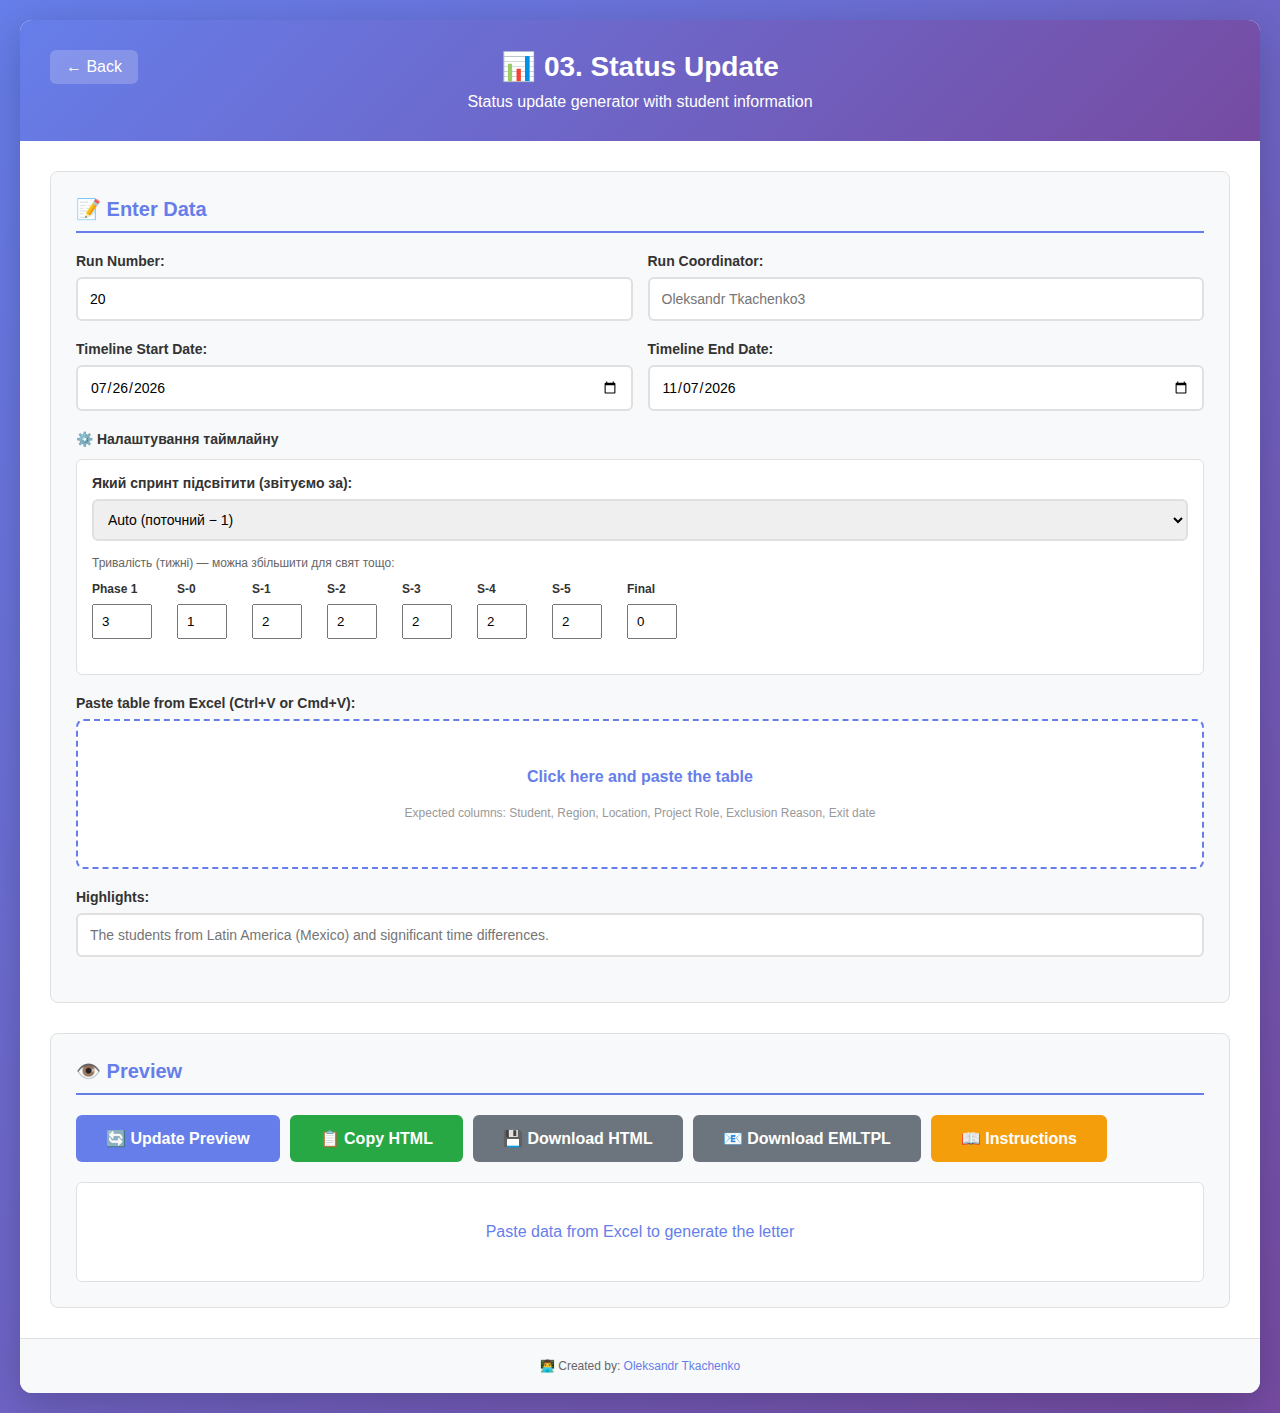
<file: 03.html>
<!DOCTYPE html>
    <html lang="en">
<head>
    <meta charset="UTF-8">
    <meta name="viewport" content="width=device-width, initial-scale=1.0">
    <title>03. Status Update - X-Stack Letter Generator</title>
    <style>
        * {
            margin: 0;
            padding: 0;
            box-sizing: border-box;
        }
        
        body {
            font-family: -apple-system, BlinkMacSystemFont, 'Segoe UI', Roboto, Oxygen, Ubuntu, Cantarell, sans-serif;
            background: linear-gradient(135deg, #667eea 0%, #764ba2 100%);
            padding: 20px;
            min-height: 100vh;
        }
        
        .container {
            max-width: 1400px;
            margin: 0 auto;
            background: white;
            border-radius: 12px;
            box-shadow: 0 10px 40px rgba(0,0,0,0.2);
            overflow: hidden;
        }
        
        .header {
            background: linear-gradient(135deg, #667eea 0%, #764ba2 100%);
            color: white;
            padding: 30px;
            text-align: center;
            position: relative;
        }
        
        .header h1 {
            font-size: 28px;
            margin-bottom: 10px;
        }
        
        .back-link {
            position: absolute;
            top: 30px;
            left: 30px;
            color: white;
            text-decoration: none;
            font-size: 16px;
            padding: 8px 16px;
            background: rgba(255,255,255,0.2);
            border-radius: 6px;
            transition: background 0.3s;
        }
        
        .back-link:hover {
            background: rgba(255,255,255,0.3);
        }
        
        .content {
            display: grid;
            grid-template-columns: 1fr;
            gap: 30px;
            padding: 30px;
        }
        
        .form-section {
            background: #f8f9fa;
            padding: 25px;
            border-radius: 8px;
            border: 1px solid #e0e0e0;
        }
        
        .form-section h2 {
            color: #667eea;
            margin-bottom: 20px;
            font-size: 20px;
            border-bottom: 2px solid #667eea;
            padding-bottom: 10px;
        }
        
        .form-group {
            margin-bottom: 20px;
        }
        
        .form-row {
            display: flex;
            gap: 15px;
            margin-bottom: 20px;
        }
        
        .form-row .form-group {
            flex: 1;
            margin-bottom: 0;
        }
        
        label {
            display: block;
            margin-bottom: 8px;
            color: #333;
            font-weight: 600;
            font-size: 14px;
        }
        
        input[type="text"],
        input[type="date"] {
            width: 100%;
            padding: 12px;
            border: 2px solid #e0e0e0;
            border-radius: 6px;
            font-size: 14px;
            transition: border-color 0.3s;
            font-family: inherit;
        }
        
        input:focus {
            outline: none;
            border-color: #667eea;
        }
        
        .paste-area {
            background: white;
            border: 2px dashed #667eea;
            border-radius: 8px;
            padding: 20px;
            text-align: center;
            cursor: pointer;
            transition: all 0.3s;
            min-height: 150px;
            display: flex;
            flex-direction: column;
            justify-content: center;
            align-items: center;
        }
        
        .paste-area:hover {
            background: #f0f4ff;
            border-color: #5568d3;
        }
        
        .paste-area.has-data {
            background: #d4edda;
            border-color: #28a745;
        }
        
        .paste-area p {
            color: #666;
            margin: 10px 0;
        }
        
        .paste-area strong {
            color: #667eea;
        }
        
        .data-preview {
            margin-top: 20px;
            padding: 15px;
            background: white;
            border-radius: 6px;
            border: 2px solid #10b981;
            max-height: 400px;
            overflow-y: auto;
            box-shadow: 0 2px 8px rgba(0,0,0,0.1);
        }
        
        #dataPreview {
            margin-top: 15px;
        }
        
        #dataPreview h3 {
            color: #10b981;
            font-size: 18px;
            margin-bottom: 15px;
            font-weight: 600;
        }
        
        .data-preview table {
            width: 100%;
            border-collapse: collapse;
            font-size: 12px;
        }
        
        .data-preview th,
        .data-preview td {
            padding: 8px;
            text-align: left;
            border-bottom: 1px solid #e0e0e0;
        }
        
        .data-preview th {
            background: #f8f9fa;
            font-weight: 600;
            position: sticky;
            top: 0;
        }
        
        .stats-preview {
            margin-top: 20px;
            padding: 15px;
            background: white;
            border-radius: 6px;
            border: 2px solid #667eea;
            box-shadow: 0 2px 8px rgba(0,0,0,0.1);
        }
        
        #statsPreview {
            margin-top: 15px;
        }
        
        .stats-preview h3 {
            color: #667eea;
            font-size: 16px;
            margin-bottom: 10px;
        }
        
        .stats-preview ul {
            list-style: none;
            padding-left: 0;
        }
        
        .stats-preview li {
            padding: 5px 0;
            border-bottom: 1px solid #f0f0f0;
        }
        
        .stats-preview li:last-child {
            border-bottom: none;
        }
        
        .preview-section {
            background: #f8f9fa;
            padding: 25px;
            border-radius: 8px;
            border: 1px solid #e0e0e0;
        }
        
        .preview-section h2 {
            color: #667eea;
            margin-bottom: 20px;
            font-size: 20px;
            border-bottom: 2px solid #667eea;
            padding-bottom: 10px;
        }
        
        .preview-container {
            background: white;
            border: 1px solid #e0e0e0;
            border-radius: 6px;
            padding: 20px;
            max-height: 800px;
            overflow-y: auto;
        }
        
        .actions {
            padding: 30px;
            background: #f8f9fa;
            border-top: 1px solid #e0e0e0;
            display: flex;
            gap: 15px;
            justify-content: center;
            flex-wrap: wrap;
        }
        
        .btn {
            padding: 14px 30px;
            border: none;
            border-radius: 6px;
            font-size: 16px;
            font-weight: 600;
            cursor: pointer;
            transition: all 0.3s;
        }
        
        .btn-primary {
            background: #667eea;
            color: white;
        }
        
        .btn-primary:hover {
            background: #5568d3;
            transform: translateY(-2px);
            box-shadow: 0 4px 12px rgba(102, 126, 234, 0.4);
        }
        
        .btn-success {
            background: #28a745;
            color: white;
        }
        
        .btn-success:hover {
            background: #218838;
        }
        
        .btn-secondary {
            background: #6c757d;
            color: white;
        }
        
        .btn-secondary:hover {
            background: #5a6268;
        }
        
        .alert {
            padding: 15px;
            border-radius: 6px;
            margin-bottom: 20px;
        }
        
        .alert-info {
            background: #d1ecf1;
            color: #0c5460;
            border: 1px solid #bee5eb;
        }
        
        .alert-success {
            background: #d4edda;
            color: #155724;
            border: 1px solid #c3e6cb;
        }
        
        .alert-error {
            background: #f8d7da;
            color: #721c24;
            border: 1px solid #f5c6cb;
        }
        
        .hidden {
            display: none;
        }
        
        .loading {
            text-align: center;
            padding: 20px;
            color: #667eea;
        }
    </style>
</head>
<body>
    <div class="container">
        <div class="header">
            <a href="index.html" class="back-link">← Back</a>
            <h1>📊 03. Status Update</h1>
            <p>Status update generator with student information</p>
        </div>
        
        <div class="content">
            <!-- Form Section -->
            <div class="form-section">
                <h2>📝 Enter Data</h2>
                
                <div id="alerts"></div>
                
                <form id="letterForm">
                    <!-- Basic Info -->
                    <div class="form-row">
                        <div class="form-group">
                            <label for="runNumber">Run Number:</label>
                            <input type="text" id="runNumber" value="20" placeholder="20" required>
                        </div>
                        <div class="form-group">
                            <label for="coordinator">Run Coordinator:</label>
                            <input type="text" id="coordinator" placeholder="Oleksandr Tkachenko3" required>
                        </div>
                    </div>
                    
                    <!-- Timeline dates -->
                    <div class="form-row">
                        <div class="form-group">
                            <label for="timelineStartDate">Timeline Start Date:</label>
                            <input type="date" id="timelineStartDate" required>
                        </div>
                        <div class="form-group">
                            <label for="timelineEndDate">Timeline End Date:</label>
                            <input type="date" id="timelineEndDate">
                        </div>
                    </div>
                    
                    <!-- Timeline settings -->
                    <div class="form-group">
                        <label style="margin-bottom: 12px;">⚙️ Налаштування таймлайну</label>
                        <div style="background: #fff; border: 1px solid #e0e0e0; border-radius: 6px; padding: 15px; margin-bottom: 10px;">
                            <div class="form-group" style="margin-bottom: 15px;">
                                <label for="timelineHighlightSprint">Який спринт підсвітити (звітуємо за):</label>
                                <select id="timelineHighlightSprint" style="width: 100%; padding: 10px; border: 2px solid #e0e0e0; border-radius: 6px; font-size: 14px;">
                                    <option value="auto">Auto (поточний − 1)</option>
                                    <option value="phase1">Phase 1 (Deep Dive)</option>
                                    <option value="sprint0">Sprint-0</option>
                                    <option value="sprint1">Sprint-1</option>
                                    <option value="sprint2">Sprint-2</option>
                                    <option value="sprint3">Sprint-3</option>
                                    <option value="sprint4">Sprint-4</option>
                                    <option value="sprint5">Sprint-5</option>
                                    <option value="final">Final</option>
                                </select>
                            </div>
                            <div style="font-size: 12px; color: #666; margin-bottom: 12px;">Тривалість (тижні) — можна збільшити для свят тощо:</div>
                            <div class="form-row" style="flex-wrap: wrap;">
                                <div class="form-group" style="flex: 0 0 auto; min-width: 70px;">
                                    <label for="timelinePhase1Weeks" style="font-size: 12px;">Phase 1</label>
                                    <input type="number" id="timelinePhase1Weeks" min="2" max="5" value="3" style="width: 60px; padding: 8px;">
                                </div>
                                <div class="form-group" style="flex: 0 0 auto; min-width: 60px;">
                                    <label for="timelineSprint0Weeks" style="font-size: 12px;">S-0</label>
                                    <input type="number" id="timelineSprint0Weeks" min="1" max="2" value="1" style="width: 50px; padding: 8px;">
                                </div>
                                <div class="form-group" style="flex: 0 0 auto; min-width: 60px;">
                                    <label for="timelineSprint1Weeks" style="font-size: 12px;">S-1</label>
                                    <input type="number" id="timelineSprint1Weeks" min="1" max="4" value="2" style="width: 50px; padding: 8px;">
                                </div>
                                <div class="form-group" style="flex: 0 0 auto; min-width: 60px;">
                                    <label for="timelineSprint2Weeks" style="font-size: 12px;">S-2</label>
                                    <input type="number" id="timelineSprint2Weeks" min="1" max="4" value="2" style="width: 50px; padding: 8px;">
                                </div>
                                <div class="form-group" style="flex: 0 0 auto; min-width: 60px;">
                                    <label for="timelineSprint3Weeks" style="font-size: 12px;">S-3</label>
                                    <input type="number" id="timelineSprint3Weeks" min="1" max="4" value="2" style="width: 50px; padding: 8px;">
                                </div>
                                <div class="form-group" style="flex: 0 0 auto; min-width: 60px;">
                                    <label for="timelineSprint4Weeks" style="font-size: 12px;">S-4</label>
                                    <input type="number" id="timelineSprint4Weeks" min="1" max="4" value="2" style="width: 50px; padding: 8px;">
                                </div>
                                <div class="form-group" style="flex: 0 0 auto; min-width: 60px;">
                                    <label for="timelineSprint5Weeks" style="font-size: 12px;">S-5</label>
                                    <input type="number" id="timelineSprint5Weeks" min="1" max="4" value="2" style="width: 50px; padding: 8px;">
                                </div>
                                <div class="form-group" style="flex: 0 0 auto; min-width: 60px;">
                                    <label for="timelineFinalWeeks" style="font-size: 12px;">Final</label>
                                    <input type="number" id="timelineFinalWeeks" min="0" max="2" value="0" style="width: 50px; padding: 8px;">
                                </div>
                            </div>
                        </div>
                    </div>
                    
                    <!-- Excel Table Paste -->
                    <div class="form-group">
                        <label>Paste table from Excel (Ctrl+V or Cmd+V):</label>
                        <div class="paste-area" id="pasteArea" tabindex="0" contenteditable="true" style="min-height: 150px;">
                            <p><strong>Click here and paste the table</strong></p>
                            <p style="font-size: 12px; color: #999;">Expected columns: Student, Region, Location, Project Role, Exclusion Reason, Exit date</p>
                        </div>
                        <div id="dataPreview" class="hidden"></div>
                        <div id="statsPreview" class="hidden"></div>
                    </div>
                    
                    <!-- Highlight -->
                    <div class="form-group">
                        <label for="highlightText">Highlights:</label>
                        <input type="text" id="highlightText" placeholder="The students from Latin America (Mexico) and significant time differences.">
                    </div>
                    
                    <!-- Team Demo Links (filled after paste when Team column is present) -->
                    <div class="form-group" id="teamDemoLinksSection" style="display: none;">
                        <label style="margin-bottom: 12px;">🔗 Team Demo Links</label>
                        <p style="font-size: 12px; color: #666; margin-bottom: 10px;">Enter demo recording link for each team. Leave empty for disbanded.</p>
                        <div id="teamDemoLinksContainer" style="background: #fff; border: 1px solid #e0e0e0; border-radius: 6px; padding: 15px;"></div>
                    </div>
                </form>
            </div>
            
            <!-- Preview Section -->
            <div class="preview-section">
                <h2>👁️ Preview</h2>
                <div style="display: flex; gap: 10px; margin-bottom: 20px;">
                    <button class="btn btn-primary" id="generateBtn" onclick="generateLetter()">🔄 Update Preview</button>
                    <button class="btn btn-success" id="copyBtn" onclick="copyHTML()">📋 Copy HTML</button>
                    <button class="btn btn-secondary" id="downloadBtn" onclick="downloadHTML()">💾 Download HTML</button>
                    <button class="btn btn-secondary" id="downloadEmltplBtn" onclick="downloadEMLTPL()">📧 Download EMLTPL</button>
                    <button class="btn" style="background: #f59e0b; color: white; border: none;" onclick="window.open('09.html', '_blank')">📖 Instructions</button>
                </div>
                <div class="preview-container" id="preview">
                    <div class="loading">Paste data from Excel to generate the letter</div>
            </div>
        </div>
        </div>
        
        <div id="htmlOutput" class="hidden">
            <textarea id="htmlCode" readonly></textarea>
        </div>
        
        <div style="text-align: center; padding: 20px; background: #f8f9fa; border-top: 1px solid #e0e0e0; color: #666; font-size: 12px;">
            <p style="margin: 0;">👨‍💻 Created by: <a href="mailto:Oleksandr_Tkachenko3@epam.com" style="color: #667eea; text-decoration: none;">Oleksandr Tkachenko</a></p>
        </div>
    </div>
    
    <script>
        let isParsing = false; // Track if we're currently parsing to avoid double parsing
        let parsedData = [];
        let stats = {
            totalStudents: 0,
            regions: {},
            skills: {},
            teams: []
        };
        let lastParsedDataLength = 0; // Track last successful parse
        
        // Set default dates - today's date
        const today = new Date();
        const todayYear = today.getFullYear();
        const todayMonth = String(today.getMonth() + 1).padStart(2, '0');
        const todayDay = String(today.getDate()).padStart(2, '0');
        const todayFormatted = `${todayYear}-${todayMonth}-${todayDay}`;
        
        document.getElementById('timelineStartDate').value = todayFormatted;
        
        // Set end date to 15 weeks from today
        const endDate = new Date(today);
        endDate.setDate(endDate.getDate() + (15 * 7) - 1); // 15 weeks
        const endYear = endDate.getFullYear();
        const endMonth = String(endDate.getMonth() + 1).padStart(2, '0');
        const endDay = String(endDate.getDate()).padStart(2, '0');
        const endFormatted = `${endYear}-${endMonth}-${endDay}`;
        document.getElementById('timelineEndDate').value = endFormatted;
        
        // Paste area handling
        const pasteArea = document.getElementById('pasteArea');
        
        pasteArea.addEventListener('click', () => {
            pasteArea.focus();
        });
        
        pasteArea.addEventListener('paste', (e) => {
            e.preventDefault();
            const pastedText = (e.clipboardData || window.clipboardData).getData('text');
            console.log('Paste event - pasted text length:', pastedText.length);
            console.log('Paste event - first 200 chars:', pastedText.substring(0, 200));
            
            // Check if pasted text is placeholder or status message
            const placeholderTexts = ['Data pasted', 'processing', 'Click here', 'Expected columns', 'Successfully loaded'];
            const isPlaceholder = placeholderTexts.some(placeholder => pastedText.toLowerCase().includes(placeholder.toLowerCase()));
            
            if (isPlaceholder || pastedText.trim().length < 50) {
                console.log('Paste event: Ignoring placeholder or too short text');
                showAlert('⚠️ Please paste actual Excel data, not status messages', 'warning');
                // Restore placeholder
                pasteArea.innerHTML = `
                    <p><strong>Click here and paste the table</strong></p>
                    <p style="font-size: 12px; color: #999;">Expected columns: Student, Region, Location, Project Role, Exclusion Reason, Exit date</p>
                `;
                return;
            }
            
            // Prevent double parsing - if already parsing, skip this paste event
            if (isParsing) {
                console.log('Paste event: Already parsing, skipping this paste event');
                return;
            }
            
            // Set flag and process
            isParsing = true;
            
            // Clear paste area and show that data was pasted
            pasteArea.innerHTML = '<p style="color: #10b981;"><strong>✅ Data pasted, processing...</strong></p>';
            
            // Call parseExcelData - it will handle the parsing
            parseExcelData(pastedText);
        });
        
        pasteArea.addEventListener('keydown', (e) => {
            if ((e.ctrlKey || e.metaKey) && e.key === 'v') {
                // Paste event will handle it, so we don't need to do anything here
                // The paste event handler will call parseExcelData
                // This is just a fallback in case paste event doesn't fire
                if (!isParsing) {
                    setTimeout(() => {
                        // Only parse if paste event didn't handle it and we're not already parsing
                        if (!isParsing) {
                            const text = pasteArea.textContent || pasteArea.innerText;
                            // Filter out placeholder text and success messages
                            const placeholderTexts = ['Click here and paste the table', 'Expected columns:', 'Click here and paste', 'Data pasted', 'Successfully loaded', 'processing'];
                            const isPlaceholder = placeholderTexts.some(placeholder => text.toLowerCase().includes(placeholder.toLowerCase()));
                            if (text && text.trim().length > 50 && !isPlaceholder) {
                                console.log('keydown handler: Processing paste via keydown fallback');
                                isParsing = true;
                                pasteArea.innerHTML = '<p style="color: #10b981;"><strong>✅ Data pasted, processing...</strong></p>';
                                parseExcelData(text);
                            }
                        }
                    }, 200);
                }
            }
        });
        
        function parseExcelData(text) {
            console.log('parseExcelData: Starting parse, text length:', text.length);
            console.log('parseExcelData: isParsing flag:', isParsing);
            
            // Check if already parsing - this prevents double calls
            // But only if isParsing was set by a previous call (not by current paste event)
            if (isParsing && parsedData.length > 0) {
                console.log('parseExcelData: Already parsing with data, skipping duplicate call');
                return;
            }
            
            // Check if text is placeholder or status message
            const placeholderTexts = ['Data pasted', 'processing', 'Click here', 'Expected columns', 'Successfully loaded'];
            const isPlaceholder = placeholderTexts.some(placeholder => text.toLowerCase().includes(placeholder.toLowerCase()));
            
            if (isPlaceholder || !text || text.trim().length < 50) {
                console.log('parseExcelData: Text is placeholder or too short, ignoring');
                isParsing = false;
                showAlert('⚠️ Please paste actual Excel data. The text appears to be a status message, not data.', 'warning');
                // Restore placeholder
                pasteArea.innerHTML = `
                    <p><strong>Click here and paste the table</strong></p>
                    <p style="font-size: 12px; color: #999;">Expected columns: Student, Region, Location, Project Role, Exclusion Reason, Exit date</p>
                `;
                return;
            }
            
            // Set parsing flag if not already set
            if (!isParsing) {
                isParsing = true;
            }
            
            try {
                const lines = text.split('\n').filter(line => line.trim());
                console.log('parseExcelData: Total lines after split:', lines.length);
                if (lines.length === 0) {
                    showAlert('Error: No data to process', 'error');
                    isParsing = false;
                    // Restore placeholder
                    pasteArea.innerHTML = `
                        <p><strong>Click here and paste the table</strong></p>
                        <p style="font-size: 12px; color: #999;">Expected columns: Student, Region, Location, Project Role, Exclusion Reason, Exit date</p>
                    `;
                    return;
                }
                
                // Parse header
                const headerLine = lines[0];
                console.log('parseExcelData: Header line:', headerLine);
                
                // Try tab separator first, then try other separators
                let headers = headerLine.split('\t').map(h => h.trim());
                if (headers.length === 1) {
                    // Try comma or semicolon
                    headers = headerLine.split(/[;,\t]/).map(h => h.trim());
                }
                console.log('parseExcelData: Headers found:', headers);
                
                // Find column indices
                const studentIdx = findColumnIndex(headers, ['student', 'name']);
                const regionIdx = findColumnIndex(headers, ['region']);
                const locationIdx = findColumnIndex(headers, ['location']);
                const roleIdx = findColumnIndex(headers, ['project role', 'role', 'skill']);
                const exclusionReasonIdx = findColumnIndex(headers, ['exclusion reason']);
                const exitDateIdx = findColumnIndex(headers, ['exit date']);
                const teamIdx = findColumnIndex(headers, ['team']);
                
                // Check if we have at least student column or first column can be used
                if (studentIdx === -1) {
                    // Try to use first column as student name
                    if (lines.length > 1) {
                        const firstRow = lines[1].split('\t').map(c => c.trim());
                        if (firstRow.length > 0 && firstRow[0]) {
                            // Use first column as student, continue processing
                        } else {
                            showAlert('Error: Student column not found and first column is empty', 'error');
                            isParsing = false;
                            // Restore placeholder
                            pasteArea.innerHTML = `
                                <p><strong>Click here and paste the table</strong></p>
                                <p style="font-size: 12px; color: #999;">Expected columns: Student, Region, Location, Project Role, Exclusion Reason, Exit date</p>
                            `;
                            return;
                        }
                    } else {
                        showAlert('Error: Student column not found', 'error');
                        isParsing = false;
                        // Restore placeholder
                        pasteArea.innerHTML = `
                            <p><strong>Click here and paste the table</strong></p>
                            <p style="font-size: 12px; color: #999;">Expected columns: Student, Region, Location, Project Role, Exclusion Reason, Exit date</p>
                        `;
                        return;
                    }
                }
                
                // Parse data rows - parse ALL rows starting from index 1
                parsedData = [];
                const actualStudentIdx = studentIdx !== -1 ? studentIdx : 0;
                
                console.log('Starting to parse rows. Total lines:', lines.length);
                console.log('Column indices - student:', actualStudentIdx, 'region:', regionIdx, 'location:', locationIdx, 'role:', roleIdx, 'exclusionReason:', exclusionReasonIdx, 'exitDate:', exitDateIdx);
                
                for (let i = 1; i < lines.length; i++) {
                    // Try tab separator first, then try other separators
                    let cells = lines[i].split('\t').map(c => c.trim());
                    if (cells.length === 1) {
                        // Try comma or semicolon
                        cells = lines[i].split(/[;,\t]/).map(c => c.trim());
                    }
                    
                    // Parse ALL rows that have at least the student column
                    if (cells.length > actualStudentIdx) {
                        const rowData = {
                            student: cells[actualStudentIdx] || '',
                            region: regionIdx !== -1 && cells.length > regionIdx ? (cells[regionIdx] || '') : '',
                            location: locationIdx !== -1 && cells.length > locationIdx ? (cells[locationIdx] || '') : '',
                            role: roleIdx !== -1 && cells.length > roleIdx ? (cells[roleIdx] || '') : '',
                            exclusionReason: exclusionReasonIdx !== -1 && cells.length > exclusionReasonIdx ? (cells[exclusionReasonIdx] || '').trim() : '',
                            exitDate: exitDateIdx !== -1 && cells.length > exitDateIdx ? (cells[exitDateIdx] || '').trim() : '',
                            team: teamIdx !== -1 && cells.length > teamIdx ? (cells[teamIdx] || '').trim() : ''
                        };
                        parsedData.push(rowData);
                    }
                }
                
                console.log('Total lines:', lines.length);
                console.log('Parsed data count:', parsedData.length);
                console.log('First 5 rows:', parsedData.slice(0, 5));
                console.log('Last 5 rows:', parsedData.slice(-5));
                console.log('parsedData array reference:', parsedData);
                
                // Show info if some columns are missing but data is processed
                if (studentIdx === -1) {
                    showAlert('ℹ️ Student column not found, using first column. Data processed successfully.', 'info');
                } else if (regionIdx === -1 || locationIdx === -1 || roleIdx === -1) {
                    const missingCols = [];
                    if (regionIdx === -1) missingCols.push('Region');
                    if (locationIdx === -1) missingCols.push('Location');
                    if (roleIdx === -1) missingCols.push('Project Role');
                    showAlert(`ℹ️ Some columns not found (${missingCols.join(', ')}), but data processed successfully.`, 'info');
                }
                
                // Calculate statistics
                console.log('Before calculateStats, parsedData.length:', parsedData.length);
                calculateStats();
                console.log('After calculateStats, stats.totalStudents:', stats.totalStudents);
                console.log('After calculateStats, stats.teams:', stats.teams.length);
                
                updateTeamDemoInputs();
                
                // Update UI - ensure parsedData is still valid
                console.log('Before updateDataPreview, parsedData.length:', parsedData.length);
                console.log('Before updateDataPreview, parsedData reference:', parsedData);
                
                // Update paste area to show success
                pasteArea.innerHTML = `<p style="color: #10b981;"><strong>✅ Successfully loaded ${parsedData.length} records</strong></p>`;
                pasteArea.classList.add('has-data');
                
                // Update previews immediately - call directly without setTimeout
                console.log('Calling updateDataPreview directly...');
                updateDataPreview();
                console.log('Calling updateStatsPreview directly...');
                updateStatsPreview();
                
                showAlert(`Successfully loaded ${parsedData.length} records`, 'success');
                
                // Verify parsedData is still valid before generating
                console.log('Before generateLetter, parsedData.length:', parsedData.length);
                lastParsedDataLength = parsedData.length;
                
                if (parsedData.length > 0) {
                    // Store a copy to prevent data loss
                    const dataCopy = [...parsedData];
                    console.log('Stored copy of parsedData, length:', dataCopy.length);
                    
                    // Auto-generate letter after a small delay to ensure UI is updated
                    setTimeout(() => {
                        // Verify data is still there
                        if (parsedData.length !== lastParsedDataLength) {
                            console.warn('WARNING: parsedData changed after parse! Restoring from copy...');
                            parsedData = [...dataCopy];
                            calculateStats();
                        }
                        console.log('Calling generateLetter, parsedData.length:', parsedData.length);
                        generateLetter();
                    }, 50);
                } else {
                    console.error('ERROR: parsedData is empty before generateLetter!');
                    isParsing = false;
                    // Restore placeholder
                    pasteArea.innerHTML = `
                        <p><strong>Click here and paste the table</strong></p>
                        <p style="font-size: 12px; color: #999;">Expected columns: Student, Region, Location, Project Role, Exclusion Reason, Exit date</p>
                    `;
                    showAlert('Error: No data was parsed. Please check your Excel table format.', 'error');
                }
                
                // Reset parsing flag after a delay to allow UI to update
                setTimeout(() => {
                    isParsing = false;
                    console.log('parseExcelData: isParsing reset to false');
                }, 500);
            } catch (error) {
                isParsing = false;
                showAlert('Data processing error: ' + error.message, 'error');
                console.error(error);
            }
        }
        
        function findColumnIndex(headers, possibleNames) {
            for (let i = 0; i < headers.length; i++) {
                const header = headers[i].toLowerCase();
                for (const name of possibleNames) {
                    if (header.includes(name.toLowerCase())) {
                        return i;
                    }
                }
            }
            return -1;
        }
        
        function calculateStats() {
            if (!parsedData || parsedData.length === 0) {
            stats = {
                totalStudents: 0,
                regions: {},
                skills: {},
                exclusionReasons: {},
                teams: []
            };
            return;
        }
        
            stats = {
                totalStudents: parsedData.length,
                regions: {},
                skills: {},
                exclusionReasons: {},
                teams: []
            };
            const teamSet = new Set();
            
            parsedData.forEach(row => {
                const t = (row.team && row.team.trim()) ? row.team.trim() : '';
                if (t) teamSet.add(t);
                // Count by region and location
                const region = (row.region && row.region.trim()) ? row.region.trim() : 'Unknown';
                const location = (row.location && row.location.trim()) ? row.location.trim() : 'Unknown';
                
                if (!stats.regions[region]) {
                    stats.regions[region] = {
                        total: 0,
                        locations: {}
                    };
                }
                
                stats.regions[region].total++;
                
                if (!stats.regions[region].locations[location]) {
                    stats.regions[region].locations[location] = 0;
                }
                stats.regions[region].locations[location]++;
                
                // Count by skills: first word = skill, in parentheses = sub-direction (e.g. AT (JS) → skill AT, sub JS)
                const role = (row.role && row.role.trim()) ? row.role.trim() : 'Unknown';
                const skillKey = getSkillKey(role);
                
                if (!stats.skills[skillKey]) {
                    stats.skills[skillKey] = { total: 0, roles: {} };
                }
                stats.skills[skillKey].total++;
                stats.skills[skillKey].roles[role] = (stats.skills[skillKey].roles[role] || 0) + 1;
                
                // Dismissed students by exclusion reason (only rows with non-empty Exclusion Reason)
                const exclusionReason = (row.exclusionReason && row.exclusionReason.trim()) ? row.exclusionReason.trim() : '';
                const exitDate = (row.exitDate && row.exitDate.trim()) ? row.exitDate.trim() : '';
                if (exclusionReason) {
                    if (!stats.exclusionReasons[exclusionReason]) {
                        stats.exclusionReasons[exclusionReason] = { total: 0, items: [] };
                    }
                    stats.exclusionReasons[exclusionReason].total++;
                    stats.exclusionReasons[exclusionReason].items.push({ student: row.student || '', exitDate });
                }
            });
            stats.teams = Array.from(teamSet).sort();
        }
        
        function updateTeamDemoInputs() {
            const section = document.getElementById('teamDemoLinksSection');
            const container = document.getElementById('teamDemoLinksContainer');
            if (!section || !container) return;
            const teams = (stats && stats.teams && stats.teams.length) ? stats.teams : [];
            const savedLinks = {};
            teams.forEach((_, i) => {
                const el = document.getElementById('teamLink_' + i);
                if (el && el.value) savedLinks[i] = el.value;
            });
            if (teams.length === 0) {
                section.style.display = 'none';
                container.innerHTML = '';
                return;
            }
            section.style.display = 'block';
            let html = '<table style="width: 100%; border-collapse: collapse;"><tbody>';
            teams.forEach((teamName, i) => {
                const inputId = 'teamLink_' + i;
                const val = savedLinks[i] || '';
                html += `<tr style="border-bottom: 1px solid #eee;"><td style="padding: 8px 0; width: 120px; font-weight: 600;">${escapeHtml(teamName)}</td><td><input type="url" id="${inputId}" data-team-index="${i}" placeholder="https://..." value="${escapeHtml(val)}" style="width: 100%; padding: 10px; border: 2px solid #e0e0e0; border-radius: 6px; font-size: 14px;"></td></tr>`;
            });
            html += '</tbody></table>';
            container.innerHTML = html;
        }
        
        /** Skill = first word; in parentheses = sub-direction. E.g. "AT (JS)" → AT, "JS (React)" → JS. */
        function getSkillKey(role) {
            const trimmed = (role || '').trim();
            if (!trimmed) return 'Unknown';
            const firstWord = trimmed.split(/\s+/)[0];
            return firstWord || trimmed;
        }
        
        function updateDataPreview() {
            const preview = document.getElementById('dataPreview');
            if (!preview) {
                console.error('updateDataPreview: dataPreview element not found!');
                return;
            }
            
            console.log('updateDataPreview called, parsedData.length:', parsedData ? parsedData.length : 'parsedData is null/undefined');
            console.log('updateDataPreview: parsedData type:', typeof parsedData);
            console.log('updateDataPreview: parsedData is array?', Array.isArray(parsedData));
            
            if (!parsedData || !Array.isArray(parsedData) || parsedData.length === 0) {
                console.log('updateDataPreview: parsedData is empty, hiding preview');
                preview.classList.add('hidden');
                preview.innerHTML = '';
                return;
            }
            
            console.log('updateDataPreview: Showing preview with', parsedData.length, 'rows');
            console.log('updateDataPreview: First row:', parsedData[0]);
            
            let html = '<h3 style="margin-bottom: 15px; color: #10b981; font-size: 18px; font-weight: 600;">📊 Data Preview (' + parsedData.length + ' records):</h3>';
            html += '<div class="data-preview"><table>';
            html += '<thead><tr><th>Student</th><th>Region</th><th>Location</th><th>Project Role</th><th>Team</th><th>Exclusion Reason</th><th>Exit date</th></tr></thead>';
            html += '<tbody>';
            
            const rowsToShow = parsedData.slice(0, 10);
            console.log('updateDataPreview: Rows to show:', rowsToShow.length);
            
            rowsToShow.forEach((row, index) => {
                console.log(`updateDataPreview: Row ${index}:`, row);
                html += `<tr>
                    <td>${escapeHtml(row.student || '')}</td>
                    <td>${escapeHtml(row.region || '')}</td>
                    <td>${escapeHtml(row.location || '')}</td>
                    <td>${escapeHtml(row.role || '')}</td>
                    <td>${escapeHtml(row.team || '')}</td>
                    <td>${escapeHtml(row.exclusionReason || '')}</td>
                    <td>${escapeHtml(row.exitDate || '')}</td>
                </tr>`;
            });
            
            if (parsedData.length > 10) {
                html += `<tr><td colspan="7" style="text-align: center; color: #999;">... and ${parsedData.length - 10} more records</td></tr>`;
            }
            
            html += '</tbody></table></div>';
            
            try {
                preview.innerHTML = html;
                preview.classList.remove('hidden');
                preview.style.display = 'block'; // Force display
                console.log('updateDataPreview: Preview updated successfully');
                console.log('updateDataPreview: Element classes:', preview.className);
                console.log('updateDataPreview: Element visible:', !preview.classList.contains('hidden'));
                console.log('updateDataPreview: Element display style:', window.getComputedStyle(preview).display);
            } catch (error) {
                console.error('updateDataPreview: Error updating preview:', error);
            }
        }
        
        function updateStatsPreview() {
            const preview = document.getElementById('statsPreview');
            if (!preview) {
                console.error('updateStatsPreview: statsPreview element not found!');
                return;
            }
            
            console.log('updateStatsPreview called, stats:', stats);
            
            const hasTeams = stats.teams && stats.teams.length > 0;
            const hasExclusionReasons = stats.exclusionReasons && Object.keys(stats.exclusionReasons).length > 0;
            if (!stats || ((stats.totalStudents || 0) === 0 && !hasTeams && !hasExclusionReasons)) {
                console.log('updateStatsPreview: No stats to show, hiding preview');
                preview.classList.add('hidden');
                preview.innerHTML = '';
                return;
            }
            
            let html = '<div class="stats-preview">';
            html += `<h3>Statistics:</h3>`;
            html += `<p><strong>Total students:</strong> ${stats.totalStudents || 0}</p>`;
            if (hasTeams) {
                html += `<p><strong>Teams:</strong> ${stats.teams.length}</p>`;
            }
            
            if (stats.exclusionReasons && Object.keys(stats.exclusionReasons).length > 0) {
                html += '<h3 style="margin-top: 15px;">Dismissed Students by Reason:</h3><ul>';
                Object.keys(stats.exclusionReasons).sort().forEach(reason => {
                    const reasonData = stats.exclusionReasons[reason];
                    html += `<li><strong>${escapeHtml(reason)}:</strong> ${reasonData.total}</li>`;
                });
                html += '</ul>';
            }
            html += '</div>';
            
            try {
                preview.innerHTML = html;
                preview.classList.remove('hidden');
                preview.style.display = 'block'; // Force display
                console.log('updateStatsPreview: Stats preview updated successfully');
            } catch (error) {
                console.error('updateStatsPreview: Error updating preview:', error);
            }
        }
        
        function showAlert(message, type) {
            const alerts = document.getElementById('alerts');
            const alert = document.createElement('div');
            alert.className = `alert alert-${type}`;
            alert.textContent = message;
            alerts.innerHTML = '';
            alerts.appendChild(alert);
            
            setTimeout(() => {
                alert.remove();
            }, 5000);
        }
        
        function escapeHtml(text) {
            const div = document.createElement('div');
            div.textContent = text;
            return div.innerHTML;
        }
        
        function formatDate(dateString) {
            if (!dateString) return '';
            const date = new Date(dateString);
            const day = date.getDate();
            const monthNames = ['January', 'February', 'March', 'April', 'May', 'June',
                'July', 'August', 'September', 'October', 'November', 'December'];
            const month = monthNames[date.getMonth()];
            const suffix = getDaySuffix(day);
            return `${day}${suffix} ${month}`;
        }
        
        function getDaySuffix(day) {
            if (day > 3 && day < 21) return 'th';
            switch (day % 10) {
                case 1: return 'st';
                case 2: return 'nd';
                case 3: return 'rd';
                default: return 'th';
            }
        }
        
        function generateLetter() {
            console.log('=== generateLetter START ===');
            console.log('generateLetter called, parsedData.length:', parsedData ? parsedData.length : 'parsedData is null');
            console.log('generateLetter called, stats.totalStudents:', stats ? stats.totalStudents : 'stats is null');
            console.log('generateLetter called, lastParsedDataLength:', lastParsedDataLength);
            
            if (!parsedData || parsedData.length === 0) {
                console.error('ERROR in generateLetter: parsedData is empty!');
                if (lastParsedDataLength > 0) {
                    console.warn('WARNING: Data was lost! Expected', lastParsedDataLength, 'but got', parsedData ? parsedData.length : 0);
                }
                document.getElementById('preview').innerHTML = '<div class="loading">Paste data from Excel to generate the letter</div>';
                return;
            }
            
            // Recalculate stats if needed (in case data was updated)
            if (!stats || stats.totalStudents !== parsedData.length) {
                console.log('Recalculating stats... parsedData.length:', parsedData.length);
                calculateStats();
                console.log('After recalculate, stats.totalStudents:', stats.totalStudents);
            }
            
            const runNumber = document.getElementById('runNumber').value;
            const coordinator = document.getElementById('coordinator').value || '[Coordinator Name]';
            const highlightText = document.getElementById('highlightText').value || '';
            const timelineStartDate = document.getElementById('timelineStartDate').value;
            const timelineEndDate = document.getElementById('timelineEndDate').value;
            
            if (!runNumber || !timelineStartDate || !coordinator) {
                showAlert('Please fill in all required fields', 'error');
                return;
            }
            
            console.log('Generating email with stats.totalStudents:', stats.totalStudents);
            console.log('Generating email with parsedData.length:', parsedData.length);
            
            // Use timelineStartDate for startDate in the letter
            const startDate = formatDate(timelineStartDate);
            const reportingSprintLabel = getReportingSprintLabel();
            // Generate HTML using the template structure
            const html = generateEmailHTML(runNumber, startDate, coordinator, highlightText, timelineStartDate, timelineEndDate, reportingSprintLabel);
            
            // Update preview
            const preview = document.getElementById('preview');
            const iframe = document.createElement('iframe');
            iframe.style.width = '100%';
            iframe.style.height = '800px';
            iframe.style.border = 'none';
            preview.innerHTML = '';
            preview.appendChild(iframe);
            iframe.srcdoc = html;
            
            // Store HTML
            document.getElementById('htmlCode').value = html;
        }
        
        function getReportingSprintLabel() {
            const sel = document.getElementById('timelineHighlightSprint');
            const val = sel ? sel.value : 'auto';
            const labelMap = { phase1: 'Phase 1', sprint0: 'Sprint 0', sprint1: 'Sprint 1', sprint2: 'Sprint 2', sprint3: 'Sprint 3', sprint4: 'Sprint 4', sprint5: 'Sprint 5', final: 'Final' };
            if (val !== 'auto' && labelMap[val]) return labelMap[val];
            const startStr = document.getElementById('timelineStartDate').value;
            const endStr = document.getElementById('timelineEndDate').value;
            if (!startStr || !endStr) return 'Sprint 2';
            const getNum = (id, def) => {
                const el = document.getElementById(id);
                const v = el ? parseInt(el.value, 10) : def;
                return isNaN(v) ? def : v;
            };
            const phase1Weeks = getNum('timelinePhase1Weeks', 3);
            const segmentWeeks = [ getNum('timelineSprint0Weeks', 1), getNum('timelineSprint1Weeks', 2), getNum('timelineSprint2Weeks', 2), getNum('timelineSprint3Weeks', 2), getNum('timelineSprint4Weeks', 2), getNum('timelineSprint5Weeks', 2) ];
            const finalWeeks = getNum('timelineFinalWeeks', 0);
            const totalWeeks = phase1Weeks + segmentWeeks.reduce((a, b) => a + b, 0) + (finalWeeks > 0 ? finalWeeks : 0);
            const startDate = new Date(startStr);
            const today = new Date();
            today.setHours(0, 0, 0, 0);
            const weeks = [];
            for (let i = 0; i < totalWeeks; i++) {
                const w = new Date(startDate);
                w.setDate(startDate.getDate() + i * 7);
                weeks.push(w);
            }
            let currentWeekIndex = -1;
            for (let i = 0; i < weeks.length; i++) {
                const weekStart = new Date(weeks[i]);
                weekStart.setHours(0, 0, 0, 0);
                const weekEnd = new Date(weekStart);
                weekEnd.setDate(weekStart.getDate() + 6);
                if (today >= weekStart && today <= weekEnd) { currentWeekIndex = i; break; }
            }
            const firstWeekStart = new Date(weeks[0]);
            firstWeekStart.setHours(0, 0, 0, 0);
            const lastWeekEnd = new Date(weeks[weeks.length - 1]);
            lastWeekEnd.setDate(lastWeekEnd.getDate() + 6);
            lastWeekEnd.setHours(23, 59, 59, 999);
            if (today < firstWeekStart || today > lastWeekEnd) currentWeekIndex = -1;
            const segLengths = [phase1Weeks, ...segmentWeeks];
            if (finalWeeks > 0) segLengths.push(finalWeeks);
            const segmentLabels = ['Phase 1', 'Sprint 0', 'Sprint 1', 'Sprint 2', 'Sprint 3', 'Sprint 4', 'Sprint 5', 'Final'];
            let currentSegmentIndex = -1;
            let weekIdx = 0;
            for (let s = 0; s < segLengths.length; s++) {
                if (currentWeekIndex >= weekIdx && currentWeekIndex < weekIdx + segLengths[s]) {
                    currentSegmentIndex = s;
                    break;
                }
                weekIdx += segLengths[s];
            }
            const highlightSegmentIndex = currentSegmentIndex <= 0 ? 0 : currentSegmentIndex - 1;
            return segmentLabels[highlightSegmentIndex] || 'Sprint 2';
        }
        
        /** Returns { start: Date, end: Date } for the reporting sprint (same segment we highlight). end is last day of last week. */
        function getReportingSprintDateRange(timelineStartStr) {
            if (!timelineStartStr) return null;
            const sel = document.getElementById('timelineHighlightSprint');
            const val = sel ? sel.value : 'auto';
            const getNum = (id, def) => {
                const el = document.getElementById(id);
                const v = el ? parseInt(el.value, 10) : def;
                return isNaN(v) ? def : v;
            };
            const phase1Weeks = getNum('timelinePhase1Weeks', 3);
            const segmentWeeks = [ getNum('timelineSprint0Weeks', 1), getNum('timelineSprint1Weeks', 2), getNum('timelineSprint2Weeks', 2), getNum('timelineSprint3Weeks', 2), getNum('timelineSprint4Weeks', 2), getNum('timelineSprint5Weeks', 2) ];
            const finalWeeks = getNum('timelineFinalWeeks', 0);
            const totalWeeks = phase1Weeks + segmentWeeks.reduce((a, b) => a + b, 0) + (finalWeeks > 0 ? finalWeeks : 0);
            const startDate = new Date(timelineStartStr);
            const weeks = [];
            for (let i = 0; i < totalWeeks; i++) {
                const w = new Date(startDate);
                w.setDate(startDate.getDate() + i * 7);
                weeks.push(w);
            }
            const manualMap = { phase1: 0, sprint0: 1, sprint1: 2, sprint2: 3, sprint3: 4, sprint4: 5, sprint5: 6, final: 7 };
            const segLengths = [phase1Weeks, ...segmentWeeks];
            if (finalWeeks > 0) segLengths.push(finalWeeks);
            const today = new Date();
            today.setHours(0, 0, 0, 0);
            let currentWeekIndex = -1;
            for (let i = 0; i < weeks.length; i++) {
                const weekStart = new Date(weeks[i]);
                weekStart.setHours(0, 0, 0, 0);
                const weekEnd = new Date(weekStart);
                weekEnd.setDate(weekStart.getDate() + 6);
                if (today >= weekStart && today <= weekEnd) { currentWeekIndex = i; break; }
            }
            const firstWeekStart = new Date(weeks[0]);
            firstWeekStart.setHours(0, 0, 0, 0);
            const lastWeekEnd = new Date(weeks[weeks.length - 1]);
            lastWeekEnd.setDate(lastWeekEnd.getDate() + 6);
            lastWeekEnd.setHours(23, 59, 59, 999);
            if (today < firstWeekStart || today > lastWeekEnd) currentWeekIndex = -1;
            let currentSegmentIndex = -1;
            let weekIdx = 0;
            for (let s = 0; s < segLengths.length; s++) {
                if (currentWeekIndex >= weekIdx && currentWeekIndex < weekIdx + segLengths[s]) {
                    currentSegmentIndex = s;
                    break;
                }
                weekIdx += segLengths[s];
            }
            const highlightSegmentIndex = val === 'auto'
                ? (currentSegmentIndex <= 0 ? 0 : currentSegmentIndex - 1)
                : (manualMap[val] !== undefined ? manualMap[val] : 0);
            let weekStartIdx = 0;
            for (let s = 0; s < highlightSegmentIndex; s++) weekStartIdx += segLengths[s];
            const weekEndIdx = weekStartIdx + segLengths[highlightSegmentIndex] - 1;
            const sprintStart = new Date(weeks[weekStartIdx]);
            sprintStart.setHours(0, 0, 0, 0);
            const sprintEnd = new Date(weeks[weekEndIdx]);
            sprintEnd.setDate(sprintEnd.getDate() + 6);
            sprintEnd.setHours(23, 59, 59, 999);
            return { start: sprintStart, end: sprintEnd };
        }
        
        /** Parse exit date string (DD.MM.YYYY, YYYY-MM-DD, DD/MM/YYYY). Returns Date or null. */
        function parseExitDate(str) {
            if (!str || typeof str !== 'string') return null;
            const s = str.trim();
            if (!s) return null;
            const d = new Date(s);
            if (!isNaN(d.getTime())) return d;
            const dmY = s.match(/^(\d{1,2})[./](\d{1,2})[./](\d{4})$/);
            if (dmY) {
                const day = parseInt(dmY[1], 10);
                const month = parseInt(dmY[2], 10) - 1;
                const year = parseInt(dmY[3], 10);
                const d2 = new Date(year, month, day);
                if (!isNaN(d2.getTime())) return d2;
            }
            const yMd = s.match(/^(\d{4})-(\d{1,2})-(\d{1,2})$/);
            if (yMd) {
                const year = parseInt(yMd[1], 10);
                const month = parseInt(yMd[2], 10) - 1;
                const day = parseInt(yMd[3], 10);
                const d2 = new Date(year, month, day);
                if (!isNaN(d2.getTime())) return d2;
            }
            return null;
        }
        
        function generateEmailHTML(runNumber, startDate, coordinator, highlightText, timelineStartDate, timelineEndDate, reportingSprintLabel) {
            // Ensure stats are up to date
            if (!stats || stats.totalStudents !== parsedData.length) {
                console.log('Recalculating stats in generateEmailHTML...');
                calculateStats();
            }
            
            console.log('generateEmailHTML - stats.totalStudents:', stats.totalStudents);
            console.log('generateEmailHTML - parsedData.length:', parsedData.length);
            console.log('generateEmailHTML - stats.regions keys:', Object.keys(stats.regions));
            
            // This will use the full template from email_template.html
            // For now, I'll create a simplified version that matches the structure
            // We'll need to read the actual template and inject the data
            
            const teams = (stats.teams && stats.teams.length) ? stats.teams : [];
            const teamDemoLinks = teams.map((teamName, i) => {
                const el = document.getElementById('teamLink_' + i);
                const link = (el && el.value && el.value.trim()) ? el.value.trim() : '';
                return { teamName, link };
            });
            
            const exclusionReasons = stats.exclusionReasons || {};
            const sprintRange = getReportingSprintDateRange(timelineStartDate);
            let totalDismissedInPeriod = 0;
            const dismissedInSprintDetails = [];
            const reasonCountInPeriod = {};
            Object.keys(exclusionReasons).forEach(reason => {
                const items = exclusionReasons[reason].items || [];
                let countInPeriod = 0;
                items.forEach(({ student, exitDate }) => {
                    const exitD = parseExitDate(exitDate);
                    if (!sprintRange) {
                        totalDismissedInPeriod++;
                        countInPeriod++;
                        return;
                    }
                    if (!exitD) {
                        totalDismissedInPeriod++;
                        countInPeriod++;
                        return;
                    }
                    if (exitD > sprintRange.end) return;
                    totalDismissedInPeriod++;
                    countInPeriod++;
                    if (exitD >= sprintRange.start && exitD <= sprintRange.end) {
                        dismissedInSprintDetails.push({ student, reason });
                    }
                });
                if (countInPeriod > 0) reasonCountInPeriod[reason] = countInPeriod;
            });
            const sortedExclusionReasons = Object.keys(reasonCountInPeriod)
                .map(reason => ({ reason, total: reasonCountInPeriod[reason] }))
                .sort((a, b) => b.total - a.total);
            
            console.log('generateEmailHTML - totalDismissedInPeriod:', totalDismissedInPeriod);
            console.log('generateEmailHTML - dismissedInSprintDetails:', dismissedInSprintDetails.length);
            
            const sprintLabel = reportingSprintLabel || getReportingSprintLabel();
            return generateFullTemplateHTML(runNumber, startDate, coordinator, stats.totalStudents, teamDemoLinks, sortedExclusionReasons, totalDismissedInPeriod, dismissedInSprintDetails, highlightText, timelineStartDate, timelineEndDate, sprintLabel);
        }
        
        function generateTimelineHTML(startDateStr, endDateStr) {
            if (!startDateStr || !endDateStr) {
                return '<p style="margin: 0; color: #666666; font-size: 14px; font-style: italic; font-family: Arial, sans-serif;">[Enter start and end dates to generate timeline]</p>';
            }
            
            const getNum = (id, def) => {
                const el = document.getElementById(id);
                const v = el ? parseInt(el.value, 10) : def;
                return isNaN(v) ? def : v;
            };
            const phase1Weeks = getNum('timelinePhase1Weeks', 3);
            const segmentWeeks = [
                getNum('timelineSprint0Weeks', 1),
                getNum('timelineSprint1Weeks', 2),
                getNum('timelineSprint2Weeks', 2),
                getNum('timelineSprint3Weeks', 2),
                getNum('timelineSprint4Weeks', 2),
                getNum('timelineSprint5Weeks', 2)
            ];
            const finalWeeks = getNum('timelineFinalWeeks', 0);
            const totalWeeks = phase1Weeks + segmentWeeks.reduce((a, b) => a + b, 0) + (finalWeeks > 0 ? finalWeeks : 0);
            
            const startDate = new Date(startDateStr);
            const today = new Date();
            today.setHours(0, 0, 0, 0);
            
            const weeks = [];
            for (let i = 0; i < totalWeeks; i++) {
                const w = new Date(startDate);
                w.setDate(startDate.getDate() + i * 7);
                weeks.push(w);
            }
            
            let currentWeekIndex = -1;
            for (let i = 0; i < weeks.length; i++) {
                const weekStart = new Date(weeks[i]);
                weekStart.setHours(0, 0, 0, 0);
                const weekEnd = new Date(weekStart);
                weekEnd.setDate(weekStart.getDate() + 6);
                if (today >= weekStart && today <= weekEnd) {
                    currentWeekIndex = i;
                    break;
                }
            }
            const firstWeekStart = new Date(weeks[0]);
            firstWeekStart.setHours(0, 0, 0, 0);
            const lastWeekEnd = new Date(weeks[weeks.length - 1]);
            lastWeekEnd.setDate(lastWeekEnd.getDate() + 6);
            lastWeekEnd.setHours(23, 59, 59, 999);
            if (today < firstWeekStart || today > lastWeekEnd) currentWeekIndex = -1;
            
            const segLengths = [phase1Weeks, ...segmentWeeks];
            if (finalWeeks > 0) segLengths.push(finalWeeks);
            let currentSegmentIndex = -1;
            let weekIdx = 0;
            for (let s = 0; s < segLengths.length; s++) {
                if (currentWeekIndex >= weekIdx && currentWeekIndex < weekIdx + segLengths[s]) {
                    currentSegmentIndex = s;
                    break;
                }
                weekIdx += segLengths[s];
            }
            
            const highlightSelect = document.getElementById('timelineHighlightSprint');
            const manualVal = highlightSelect ? highlightSelect.value : 'auto';
            const manualMap = { phase1: 0, sprint0: 1, sprint1: 2, sprint2: 3, sprint3: 4, sprint4: 5, sprint5: 6, final: 7 };
            const highlightSegmentIndex = manualVal === 'auto'
                ? (currentSegmentIndex <= 0 ? -1 : currentSegmentIndex - 1)
                : (manualMap[manualVal] !== undefined ? manualMap[manualVal] : -1);
            
            const monthNames = ['January', 'February', 'March', 'April', 'May', 'June',
                'July', 'August', 'September', 'October', 'November', 'December'];
            const monthGroups = {};
            weeks.forEach((week, i) => {
                const m = monthNames[week.getMonth()];
                if (!monthGroups[m]) monthGroups[m] = [];
                monthGroups[m].push(i);
            });
            
            let monthHeaderHTML = '<tr>';
            Object.keys(monthGroups).forEach((month, idx, arr) => {
                const colspan = monthGroups[month].length;
                const isLast = idx === arr.length - 1;
                monthHeaderHTML += `<td colspan="${colspan}" style="background: linear-gradient(to bottom, #8b5cf6 0%, #a78bfa 100%); background-color: #8b5cf6; color: #ffffff; font-size: 10px; font-weight: bold; font-family: Arial, sans-serif; text-align: center; padding: 5px 2px; ${!isLast ? 'border-right: 1px solid #d8b4fe;' : ''} border-bottom: 1px solid #d8b4fe;">${month}</td>`;
            });
            monthHeaderHTML += '</tr>';
            
            // Which segment each week belongs to (for highlighting weeks under the reporting sprint)
            const getSegmentForWeek = (weekIndex) => {
                let idx = 0;
                for (let s = 0; s < segLengths.length; s++) {
                    if (weekIndex < idx + segLengths[s]) return s;
                    idx += segLengths[s];
                }
                return 0;
            };
            
            let weekHeaderHTML = '<tr>';
            weeks.forEach((week, index) => {
                const isLast = index === weeks.length - 1;
                const day = String(week.getDate()).padStart(2, '0');
                const month = String(week.getMonth() + 1).padStart(2, '0');
                const segmentOfWeek = getSegmentForWeek(index);
                const isInHighlightedSprint = highlightSegmentIndex >= 0 && segmentOfWeek === highlightSegmentIndex;
                const weekStyle = isInHighlightedSprint
                    ? `background: linear-gradient(to bottom, #fef3c7 0%, #fde68a 100%); background-color: #fef3c7; font-weight: bold;`
                    : `background: linear-gradient(to bottom, #f3e8ff 0%, #faf5ff 100%); background-color: #f3e8ff;`;
                weekHeaderHTML += `<td style="${weekStyle} color: ${isInHighlightedSprint ? '#92400e' : '#333333'}; font-size: 9px; font-weight: bold; font-family: Arial, sans-serif; text-align: center; padding: 4px 2px; ${!isLast ? 'border-right: 1px solid #d8b4fe;' : ''} border-bottom: 1px solid #d8b4fe;">W${index + 1}<br>${day}.${month}</td>`;
            });
            weekHeaderHTML += '</tr>';
            
            const neutralStyle = 'background: #e5e7eb; color: #4b5563; font-size: 9px; font-weight: 600; font-family: Arial, sans-serif; text-align: center; padding: 6px 2px; border-right: 1px solid #d1d5db; border-bottom: 1px solid #d1d5db;';
            const segmentLabels = [
                '+ Soft skill, Scrum, Jira and other trainings',
                'Sprint-0', 'Sprint-1', 'Sprint-2', 'Sprint-3', 'Sprint-4', 'Sprint-5'
            ];
            if (finalWeeks > 0) segmentLabels.push('Final');
            const highlightStyle = 'background: linear-gradient(135deg, #fef3c7 0%, #fde68a 100%); background-color: #fef3c7; color: #92400e; font-size: 9px; font-weight: 700; font-family: Arial, sans-serif; text-align: center; padding: 6px 2px;';
            
            let sprintRowHTML = '<tr>';
            segLengths.forEach((colspan, segIdx) => {
                const isLast = segIdx === segLengths.length - 1;
                const isHighlight = segIdx === highlightSegmentIndex;
                const borderPart = isLast ? 'border-bottom: 1px solid #d8b4fe;' : 'border-right: 1px solid #d8b4fe; border-bottom: 1px solid #d8b4fe;';
                const cellStyle = isHighlight
                    ? highlightStyle + borderPart
                    : neutralStyle + (isLast ? '' : 'border-right: 1px solid #d1d5db; ') + 'border-bottom: 1px solid #d1d5db;';
                sprintRowHTML += `<td colspan="${colspan}" style="${cellStyle}">${segmentLabels[segIdx]}</td>`;
            });
            sprintRowHTML += '</tr>';
            
            const projectPartColspan = totalWeeks - phase1Weeks;
            return `
                <table cellspacing="0" cellpadding="0" border="0" width="100%" style="background-color: #ffffff; border: 1px solid #e0e0e0;">
                    ${monthHeaderHTML}
                    ${weekHeaderHTML}
                    <tr>
                        <td colspan="${phase1Weeks}" bgcolor="#f97316" style="background-color: #f97316 !important; color: #ffffff; font-size: 9px; font-weight: bold; font-family: Arial, sans-serif; text-align: center; padding: 6px 2px; border-right: 1px solid #d8b4fe; border-bottom: 1px solid #d8b4fe;"><table cellspacing="0" cellpadding="0" border="0" width="100%" bgcolor="#f97316"><tr><td bgcolor="#f97316" style="background-color: #f97316 !important; color: #ffffff; font-size: 9px; font-weight: bold; font-family: Arial, sans-serif; text-align: center; padding: 6px 2px;">Deep Dive: AWS Sandbox Course</td></tr></table></td>
                        <td colspan="${projectPartColspan}" bgcolor="#8b5cf6" style="background-color: #8b5cf6 !important; color: #ffffff; font-size: 9px; font-weight: bold; font-family: Arial, sans-serif; text-align: center; padding: 6px 2px; border-bottom: 1px solid #d8b4fe;"><table cellspacing="0" cellpadding="0" border="0" width="100%" bgcolor="#8b5cf6"><tr><td bgcolor="#8b5cf6" style="background-color: #8b5cf6 !important; color: #ffffff; font-size: 9px; font-weight: bold; font-family: Arial, sans-serif; text-align: center; padding: 6px 2px;">Project Participation</td></tr></table></td>
                    </tr>
                    ${sprintRowHTML}
                </table>`;
        }
        
        function getExclusionReasonColor(reason) {
            const r = (reason || '').toLowerCase();
            if (r.includes('moving to the production') || r.includes('production project')) return { bg: '#d1fae5', border: '#10b981', text: '#065f46', num: '#10b981' };
            if (r.includes('lack of progress')) return { bg: '#fef3c7', border: '#f59e0b', text: '#92400e', num: '#f59e0b' };
            if (r.includes('another education activity') || r.includes('education activity')) return { bg: '#fef3c7', border: '#f59e0b', text: '#92400e', num: '#f59e0b' };
            if (r.includes('personal issue') || r.includes('exit request')) return { bg: '#fee2e2', border: '#ef4444', text: '#991b1b', num: '#ef4444' };
            if (r.includes('external offer') || r.includes('accept external')) return { bg: '#fee2e2', border: '#ef4444', text: '#991b1b', num: '#ef4444' };
            return { bg: '#e5e7eb', border: '#6b7280', text: '#374151', num: '#6b7280' };
        }
        
        function generateFullTemplateHTML(runNumber, startDate, coordinator, totalStudents, teamDemoLinks, exclusionReasonsList, totalDismissedInPeriod, dismissedInSprintDetails, highlightText, timelineStartDate, timelineEndDate, reportingSprintLabel) {
            const totalDismissed = totalDismissedInPeriod != null ? totalDismissedInPeriod : (exclusionReasonsList || []).reduce((s, r) => s + r.total, 0);
            
            let teamDemoLinksHTML = '';
            (teamDemoLinks || []).forEach(({ teamName, link }, index) => {
                const hasLink = link && link.trim().length > 0;
                const bg = index % 2 === 0 ? '#ffffff' : '#f5f3ff';
                const demoCell = hasLink
                    ? `📹 <a href="${escapeHtml(link)}" style="color: #6366f1; text-decoration: underline; font-family: Arial, sans-serif; font-weight: bold;">Recording</a>`
                    : '🚫 <strong>Dissbanded</strong>';
                teamDemoLinksHTML += `
                    <tr style="background-color: ${bg};">
                        <td style="padding: 10px 12px; border-bottom: 1px solid #e0e0e0; font-family: Arial, sans-serif; font-size: 14px; font-weight: 600;">${escapeHtml(teamName)}</td>
                        <td style="padding: 10px 12px; border-bottom: 1px solid #e0e0e0; font-family: Arial, sans-serif; font-size: 14px;">${demoCell}</td>
                    </tr>`;
            });
            
            let exclusionReasonsHTML = '';
            (exclusionReasonsList || []).forEach(({ reason, total }) => {
                const colors = getExclusionReasonColor(reason);
                exclusionReasonsHTML += `
                    <tr>
                        <td style="padding: 10px 12px; border-bottom: 1px solid #e0e0e0; background-color: ${colors.bg}; border-left: 3px solid ${colors.border};">
                            <table cellspacing="0" cellpadding="0" border="0" width="100%">
                                <tr>
                                    <td style="color: ${colors.text}; font-size: 14px; font-weight: bold; font-family: Arial, sans-serif;">${escapeHtml(reason)}</td>
                                    <td style="color: ${colors.num}; font-size: 16px; font-weight: bold; font-family: Arial, sans-serif; text-align: right;">${total}</td>
                                </tr>
                            </table>
                        </td>
                    </tr>`;
            });
            if (totalDismissed > 0) {
                exclusionReasonsHTML += `
                    <tr>
                        <td style="padding: 10px 12px; background-color: #e5e7eb; border-left: 3px solid #6b7280;">
                            <table cellspacing="0" cellpadding="0" border="0" width="100%">
                                <tr>
                                    <td style="color: #374151; font-size: 14px; font-weight: bold; font-family: Arial, sans-serif;">Total:</td>
                                    <td style="color: #6b7280; font-size: 16px; font-weight: bold; font-family: Arial, sans-serif; text-align: right;">${totalDismissed}</td>
                                </tr>
                            </table>
                        </td>
                    </tr>`;
            }
            
            let dismissedDetailsHTML = '';
            (dismissedInSprintDetails || []).forEach(({ student, reason }) => {
                dismissedDetailsHTML += `
                                <tr style="background-color: #ffe5e5;">
                                    <td style="padding: 10px 12px; border-bottom: 1px solid #fecaca; font-family: Arial, sans-serif; font-size: 14px; color: #333333;">${escapeHtml(student)}</td>
                                    <td style="padding: 10px 12px; border-bottom: 1px solid #fecaca; font-family: Arial, sans-serif; font-size: 14px; color: #dc2626; font-weight: 600;">Dismissed</td>
                                    <td style="padding: 10px 12px; border-bottom: 1px solid #fecaca; font-family: Arial, sans-serif; font-size: 14px; color: #333333;">${escapeHtml(reason)}</td>
                                </tr>`;
            });
            
            // Load the actual template - we'll use fetch to get it
            // For now, return a complete HTML structure
            return `<!DOCTYPE html>
<html lang="en">
<head>
    <meta charset="UTF-8">
    <meta name="viewport" content="width=device-width, initial-scale=1.0">
    <title>X-Stack Project Education Course - Run #${runNumber} Status</title>
    <!--[if mso]>
    <style type="text/css">
        body, table, td {font-family: Arial, sans-serif !important;}
    </style>
    <![endif]-->
</head>
<body style="margin: 0; padding: 0; font-family: Arial, 'Helvetica Neue', Helvetica, sans-serif; background-color: #f5f5f5;">
    <!-- Main Container -->
    <table cellspacing="0" cellpadding="0" border="0" width="100%" style="background-color: #f5f5f5; padding: 20px 0;">
        <tr>
            <td align="center">
                <!-- Email Content Container -->
                <table cellspacing="0" cellpadding="0" border="0" width="600" style="background-color: #ffffff; border: 1px solid #e0e0e0;">
                    <!-- Header -->
                    <tr>
                        <td style="background-color: #6366f1; padding: 30px 40px; background: linear-gradient(135deg, #6366f1 0%, #8b5cf6 50%, #a855f7 100%); background-color: #6366f1;">
                            <table cellspacing="0" cellpadding="0" border="0" width="100%">
                                <tr>
                                    <td>
                                        <h1 style="margin: 0; color: #ffffff; font-size: 24px; font-weight: bold; font-family: Arial, sans-serif; text-shadow: 0 1px 2px rgba(0,0,0,0.1);">
                                            X-Stack Project Education Course
                                        </h1>
                                        <p style="margin: 8px 0 0 0; color: #f3f4f6; font-size: 16px; font-family: Arial, sans-serif;">
                                            Run #${runNumber} - Status Update
                                        </p>
                                    </td>
                                </tr>
                            </table>
                        </td>
                    </tr>
                    
                    <!-- Greeting and Introduction -->
                    <tr>
                        <td style="padding: 30px 40px 20px 40px;">
                            <p style="margin: 0 0 12px 0; color: #333333; font-size: 16px; line-height: 1.6; font-family: Arial, sans-serif;">
                                Dear colleagues,
                            </p>
                            <p style="margin: 0; color: #333333; font-size: 16px; line-height: 1.6; font-family: Arial, sans-serif;">
                                This is a status report for X-Stack Project Education Course – Run #${runNumber} based on the results of ${reportingSprintLabel || 'Sprint 2'}.
                            </p>
                        </td>
                    </tr>
                    
                    <!-- Key Information Section -->
                    <tr>
                        <td style="padding: 0 40px 20px 40px;">
                            <table cellspacing="0" cellpadding="0" border="0" width="100%" style="background: linear-gradient(135deg, #e0f2fe 0%, #dbeafe 50%, #e0e7ff 100%); background-color: #e0f2fe; border-left: 4px solid #0ea5e9;">
                                <tr>
                                    <td style="padding: 20px;">
                                        <h2 style="margin: 0 0 15px 0; color: #0c4a6e; font-size: 18px; font-weight: bold; font-family: Arial, sans-serif;">
                                            Phase #2: Project Participation
                                        </h2>
                                        
                                        <!-- Start Date -->
                                        <table cellspacing="0" cellpadding="0" border="0" width="100%" style="margin-bottom: 12px;">
                                            <tr>
                                                <td style="padding: 8px 0; border-bottom: 1px solid #c7d2fe;">
                                                    <table cellspacing="0" cellpadding="0" border="0" width="100%">
                                                        <tr>
                                                            <td style="color: #333333; font-size: 14px; font-weight: bold; font-family: Arial, sans-serif; width: 50%;">Start Date:</td>
                                                            <td style="color: #0ea5e9; font-size: 14px; font-weight: bold; font-family: Arial, sans-serif; text-align: right;">${startDate}</td>
                                                        </tr>
                                                    </table>
                                                </td>
                                            </tr>
                                        </table>
                                        
                                        <!-- Run Coordinator -->
                                        <table cellspacing="0" cellpadding="0" border="0" width="100%" style="margin-bottom: 12px;">
                                            <tr>
                                                <td style="padding: 8px 0; border-bottom: 1px solid #c7d2fe;">
                                                    <table cellspacing="0" cellpadding="0" border="0" width="100%">
                                                        <tr>
                                                            <td style="color: #333333; font-size: 14px; font-weight: bold; font-family: Arial, sans-serif; width: 50%;">Run Coordinator:</td>
                                                            <td style="color: #0ea5e9; font-size: 14px; font-weight: bold; font-family: Arial, sans-serif; text-align: right;">${coordinator}</td>
                                                        </tr>
                                                    </table>
                                                </td>
                                            </tr>
                                        </table>
                                        
                                        <!-- Total Number of Students (all from the start) -->
                                        <table cellspacing="0" cellpadding="0" border="0" width="100%" style="margin-bottom: 12px;">
                                            <tr>
                                                <td style="padding: 8px 0; border-bottom: 1px solid #c7d2fe;">
                                                    <table cellspacing="0" cellpadding="0" border="0" width="100%">
                                                        <tr>
                                                            <td style="color: #333333; font-size: 14px; font-weight: bold; font-family: Arial, sans-serif; width: 50%;">Total Number of Students:</td>
                                                            <td style="color: #0ea5e9; font-size: 20px; font-weight: bold; font-family: Arial, sans-serif; text-align: right;">${totalStudents}</td>
                                                        </tr>
                                                    </table>
                                                </td>
                                            </tr>
                                        </table>
                                        
                                        <!-- Active Students -->
                                        <table cellspacing="0" cellpadding="0" border="0" width="100%" style="margin-bottom: 12px;">
                                            <tr>
                                                <td style="padding: 8px 0; border-bottom: 1px solid #c7d2fe;">
                                                    <table cellspacing="0" cellpadding="0" border="0" width="100%">
                                                        <tr>
                                                            <td style="color: #333333; font-size: 14px; font-weight: bold; font-family: Arial, sans-serif; width: 50%;">Active Students:</td>
                                                            <td style="color: #16a34a; font-size: 20px; font-weight: bold; font-family: Arial, sans-serif; text-align: right;">${totalStudents - totalDismissed}</td>
                                                        </tr>
                                                    </table>
                                                </td>
                                            </tr>
                                        </table>
                                        
                                        <!-- Dismissed Students -->
                                        <table cellspacing="0" cellpadding="0" border="0" width="100%" style="margin-bottom: 12px;">
                                            <tr>
                                                <td style="padding: 8px 0;">
                                                    <table cellspacing="0" cellpadding="0" border="0" width="100%">
                                                        <tr>
                                                            <td style="color: #333333; font-size: 14px; font-weight: bold; font-family: Arial, sans-serif; width: 50%;">Dismissed Students:</td>
                                                            <td style="color: #dc2626; font-size: 18px; font-weight: bold; font-family: Arial, sans-serif; text-align: right;">${totalDismissed}</td>
                                                        </tr>
                                                    </table>
                                                </td>
                                            </tr>
                                        </table>
                                        
                                        <!-- Dismissed Students of Sprint X -->
                                        <table cellspacing="0" cellpadding="0" border="0" width="100%" style="margin-bottom: 12px;">
                                            <tr>
                                                <td style="padding: 8px 0;">
                                                    <table cellspacing="0" cellpadding="0" border="0" width="100%">
                                                        <tr>
                                                            <td style="color: #333333; font-size: 14px; font-weight: bold; font-family: Arial, sans-serif; width: 50%;">Dismissed Students of ${reportingSprintLabel || 'Sprint 2'}:</td>
                                                            <td style="color: #dc2626; font-size: 18px; font-weight: bold; font-family: Arial, sans-serif; text-align: right;">${(dismissedInSprintDetails || []).length}</td>
                                                        </tr>
                                                    </table>
                                                </td>
                                            </tr>
                                        </table>
                                    </td>
                                </tr>
                            </table>
                        </td>
                    </tr>
                    
                    <!-- Team Demo Links Section -->
                    ${(teamDemoLinks && teamDemoLinks.length > 0) ? `
                    <tr>
                        <td style="padding: 20px 40px;">
                            <h3 style="margin: 0 0 8px 0; color: #333333; font-size: 18px; font-weight: bold; font-family: Arial, sans-serif;">
                                Team Demo Links
                            </h3>
                            <p style="margin: 0 0 15px 0; color: #666666; font-size: 14px; border-bottom: 3px solid #8b5cf6; padding-bottom: 8px; font-family: Arial, sans-serif;">
                                Below are the demo recordings from Sprint 2:
                            </p>
                            <table cellspacing="0" cellpadding="0" border="0" width="100%" style="background-color: #ffffff; border: 1px solid #e0e0e0;">
                                <tr>
                                    <td style="padding: 12px;">
                                        <table cellspacing="0" cellpadding="0" border="0" width="100%">
                                            <tr style="background-color: #e9d5ff;">
                                                <td style="padding: 10px 12px; font-family: Arial, sans-serif; font-size: 14px; font-weight: bold;">Team</td>
                                                <td style="padding: 10px 12px; font-family: Arial, sans-serif; font-size: 14px; font-weight: bold;">Demo Link</td>
                                            </tr>
                                            ${teamDemoLinksHTML}
                                        </table>
                                    </td>
                                </tr>
                            </table>
                        </td>
                    </tr>
                    ` : ''}
                    
                    ${exclusionReasonsHTML ? `
                    <!-- Dismissed Students by Reason Section -->
                    <tr>
                        <td style="padding: 20px 40px;">
                            <h3 style="margin: 0 0 15px 0; color: #333333; font-size: 18px; font-weight: bold; border-bottom: 3px solid #6b7280; padding-bottom: 8px; font-family: Arial, sans-serif;">
                                Dismissed Students by Reason
                            </h3>
                            <table cellspacing="0" cellpadding="0" border="0" width="100%" style="background-color: #ffffff; border: 1px solid #e0e0e0;">
                                <tr>
                                    <td style="padding: 12px;">
                                        <table cellspacing="0" cellpadding="0" border="0" width="100%">
                                            ${exclusionReasonsHTML}
                                        </table>
                                    </td>
                                </tr>
                            </table>
                        </td>
                    </tr>
                    ` : ''}
                    
                    ${dismissedDetailsHTML ? `
                    <!-- Dismissed Students Details (dismissed in reporting sprint) -->
                    <tr>
                        <td style="padding: 20px 40px;">
                            <h3 style="margin: 0 0 15px 0; color: #333333; font-size: 18px; font-weight: bold; border-bottom: 3px solid #6b7280; padding-bottom: 8px; font-family: Arial, sans-serif;">
                                Dismissed Students Details
                            </h3>
                            <table cellspacing="0" cellpadding="0" border="0" width="100%" style="background-color: #ffe5e5; border: 1px solid #fecaca;">
                                <tr style="background-color: #ffe5e5;">
                                    <td style="padding: 10px 12px; border-bottom: 2px solid #ef4444; font-family: Arial, sans-serif; font-size: 14px; font-weight: bold; color: #b91c1c;">Student</td>
                                    <td style="padding: 10px 12px; border-bottom: 2px solid #ef4444; font-family: Arial, sans-serif; font-size: 14px; font-weight: bold; color: #b91c1c;">Status</td>
                                    <td style="padding: 10px 12px; border-bottom: 2px solid #ef4444; font-family: Arial, sans-serif; font-size: 14px; font-weight: bold; color: #b91c1c;">Reason</td>
                                </tr>
                                ${dismissedDetailsHTML}
                            </table>
                        </td>
                    </tr>
                    ` : ''}
                    
                    <!-- Timeline Section -->
                    <tr>
                        <td style="padding: 15px 40px;">
                            <h3 style="margin: 0 0 10px 0; color: #333333; font-size: 18px; font-weight: bold; border-bottom: 3px solid #8b5cf6; padding-bottom: 6px; font-family: Arial, sans-serif;">
                                Timeline
                            </h3>
                            ${generateTimelineHTML(timelineStartDate, timelineEndDate)}
                        </td>
                    </tr>
                    
                    <!-- Highlight Section -->
                    ${highlightText ? `
                    <tr>
                        <td style="padding: 20px 40px 30px 40px;">
                            <table cellspacing="0" cellpadding="0" border="0" width="100%" style="background: linear-gradient(to right, #fef3c7 0%, #fde68a 100%); background-color: #fef3c7; border-left: 4px solid #f59e0b;">
                                <tr>
                                    <td style="padding: 15px;">
                                        <p style="margin: 0; color: #856404; font-size: 14px; line-height: 1.6; font-family: Arial, sans-serif;">
                                            <strong>New point of this run:</strong> ${highlightText}
                                        </p>
                                    </td>
                                </tr>
                            </table>
                        </td>
                    </tr>
                    ` : ''}
                    
                    <!-- Footer -->
                    <tr>
                        <td style="padding: 20px 40px; background: linear-gradient(to bottom, #f0f4ff 0%, #eef2ff 100%); background-color: #f0f4ff; border-top: 2px solid #c7d2fe;">
                            <p style="margin: 0; color: #6366f1; font-size: 12px; font-weight: 600; text-align: center; font-family: Arial, sans-serif;">
                                X-Stack Project Education Course
                            </p>
                        </td>
                    </tr>
                </table>
            </td>
        </tr>
    </table>
</body>
</html>`;
        }
        
        function copyHTML() {
            const htmlCode = document.getElementById('htmlCode').value;
            if (!htmlCode) {
                showAlert('Please generate the letter first', 'error');
                return;
            }
            navigator.clipboard.writeText(htmlCode).then(() => {
                showAlert('✅ HTML code copied to clipboard!', 'success');
            }).catch(err => {
                showAlert('❌ Copy error: ' + err, 'error');
            });
        }
        
        function downloadHTML() {
            const htmlCode = document.getElementById('htmlCode').value;
            if (!htmlCode) {
                showAlert('Please generate the letter first', 'error');
                return;
            }
            const blob = new Blob([htmlCode], { type: 'text/html' });
            const url = URL.createObjectURL(blob);
            const a = document.createElement('a');
            a.href = url;
            a.download = `X-Stack_Run_${document.getElementById('runNumber').value}_Status.html`;
            document.body.appendChild(a);
            a.click();
            document.body.removeChild(a);
            URL.revokeObjectURL(url);
            showAlert('✅ File downloaded!', 'success');
        }
        
        function downloadEMLTPL() {
            const htmlCode = document.getElementById('htmlCode').value;
            if (!htmlCode) {
                showAlert('Please generate the letter first', 'error');
                return;
            }
            const runNumber = document.getElementById('runNumber').value;
            const today = new Date();
            const day = String(today.getDate()).padStart(2, '0');
            const monthNames = ['Jan', 'Feb', 'Mar', 'Apr', 'May', 'Jun', 'Jul', 'Aug', 'Sep', 'Oct', 'Nov', 'Dec'];
            const month = monthNames[today.getMonth()];
            const year = today.getFullYear();
            const subject = `[GPE] Run#${runNumber} - Status Update - ${day}-${month}-${year}`;
            const emltpl = [
                'MIME-Version: 1.0',
                'Content-Type: text/html; charset=UTF-8',
                'Subject: ' + subject,
                'X-Uniform-Type-Identifier: com.apple.mail.eml',
                '',
                htmlCode
            ].join('\r\n');
            const blob = new Blob([emltpl], { type: 'message/rfc822' });
            const url = URL.createObjectURL(blob);
            const a = document.createElement('a');
            a.href = url;
            a.download = `X-Stack_Run_${runNumber}_Status.emltpl`;
            document.body.appendChild(a);
            a.click();
            document.body.removeChild(a);
            URL.revokeObjectURL(url);
            showAlert('✅ EMLTPL template downloaded!', 'success');
        }
        
        // Auto-update on form changes - but only if we have data
        document.getElementById('letterForm').addEventListener('input', () => {
            if (parsedData && parsedData.length > 0) {
                generateLetter();
            }
        });
        document.getElementById('letterForm').addEventListener('change', () => {
            if (parsedData && parsedData.length > 0) {
                generateLetter();
            }
        });
        

    </script>
</body>
</html>
</file>
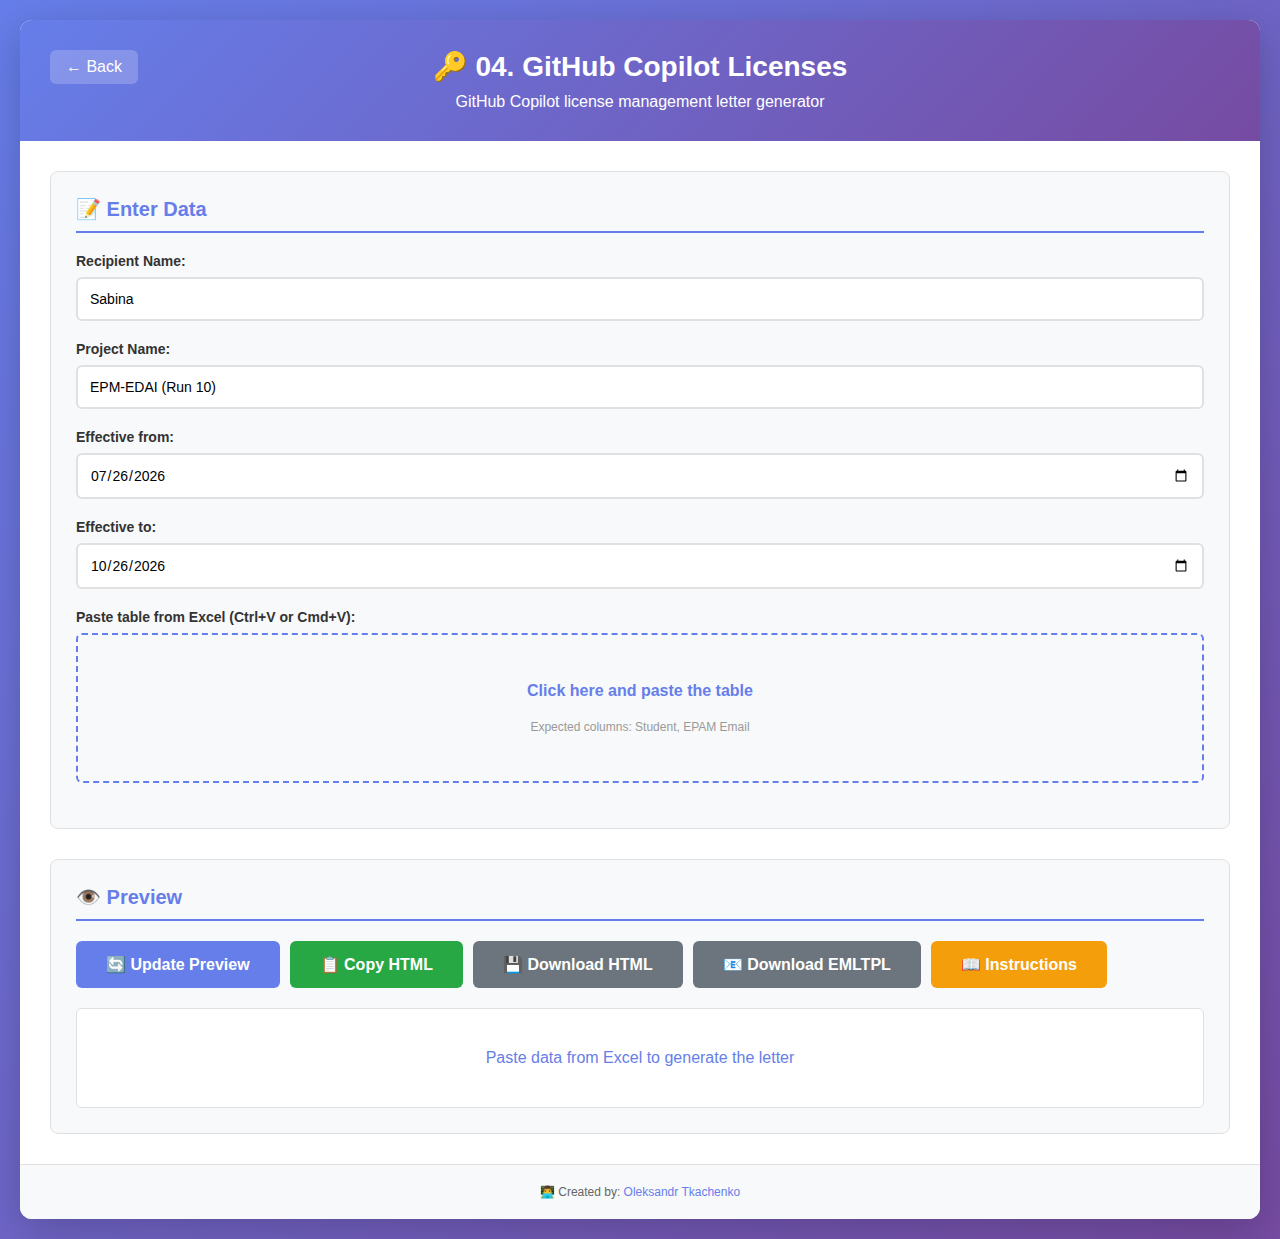
<file: 04.html>
<!DOCTYPE html>
    <html lang="en">
<head>
    <meta charset="UTF-8">
    <meta name="viewport" content="width=device-width, initial-scale=1.0">
    <title>04. GitHub Copilot - X-Stack Letter Generator</title>
    <style>
        * {
            margin: 0;
            padding: 0;
            box-sizing: border-box;
        }
        
        body {
            font-family: -apple-system, BlinkMacSystemFont, 'Segoe UI', Roboto, Oxygen, Ubuntu, Cantarell, sans-serif;
            background: linear-gradient(135deg, #667eea 0%, #764ba2 100%);
            padding: 20px;
            min-height: 100vh;
        }
        
        .container {
            max-width: 1400px;
            margin: 0 auto;
            background: white;
            border-radius: 12px;
            box-shadow: 0 10px 40px rgba(0,0,0,0.2);
            overflow: hidden;
        }
        
        .header {
            background: linear-gradient(135deg, #667eea 0%, #764ba2 100%);
            color: white;
            padding: 30px;
            text-align: center;
            position: relative;
        }
        
        .header h1 {
            font-size: 28px;
            margin-bottom: 10px;
        }
        
        .back-link {
            position: absolute;
            top: 30px;
            left: 30px;
            color: white;
            text-decoration: none;
            font-size: 16px;
            padding: 8px 16px;
            background: rgba(255,255,255,0.2);
            border-radius: 6px;
            transition: background 0.3s;
        }
        
        .back-link:hover {
            background: rgba(255,255,255,0.3);
        }
        
        .content {
            display: grid;
            grid-template-columns: 1fr;
            gap: 30px;
            padding: 30px;
        }
        
        .form-section {
            background: #f8f9fa;
            padding: 25px;
            border-radius: 8px;
            border: 1px solid #e0e0e0;
        }
        
        .form-section h2 {
            color: #667eea;
            margin-bottom: 20px;
            font-size: 20px;
            border-bottom: 2px solid #667eea;
            padding-bottom: 10px;
        }
        
        .form-group {
            margin-bottom: 20px;
        }
        
        label {
            display: block;
            margin-bottom: 8px;
            color: #333;
            font-weight: 600;
            font-size: 14px;
        }
        
        input[type="text"],
        input[type="date"] {
            width: 100%;
            padding: 12px;
            border: 2px solid #e0e0e0;
            border-radius: 6px;
            font-size: 14px;
            transition: border-color 0.3s;
            font-family: inherit;
        }
        
        input:focus {
            outline: none;
            border-color: #667eea;
        }
        
        .paste-area {
            min-height: 150px;
            padding: 15px;
            border: 2px dashed #667eea;
            border-radius: 6px;
            background: #f8f9fa;
            cursor: text;
            transition: all 0.3s;
            text-align: center;
            display: flex;
            flex-direction: column;
            justify-content: center;
            align-items: center;
        }
        
        .paste-area:hover {
            background: #f0f4ff;
            border-color: #5568d3;
        }
        
        .paste-area.has-data {
            background: #d4edda;
            border-color: #28a745;
        }
        
        .paste-area p {
            color: #666;
            margin: 10px 0;
            text-align: center;
        }
        
        .paste-area strong {
            color: #667eea;
        }
        
        .preview-section {
            background: #f8f9fa;
            padding: 25px;
            border-radius: 8px;
            border: 1px solid #e0e0e0;
        }
        
        .preview-section h2 {
            color: #667eea;
            margin-bottom: 20px;
            font-size: 20px;
            border-bottom: 2px solid #667eea;
            padding-bottom: 10px;
        }
        
        .preview-container {
            background: white;
            border: 1px solid #e0e0e0;
            border-radius: 6px;
            padding: 20px;
            max-height: 800px;
            overflow-y: auto;
        }
        
        .actions {
            padding: 30px;
            background: #f8f9fa;
            border-top: 1px solid #e0e0e0;
            display: flex;
            gap: 15px;
            justify-content: center;
            flex-wrap: wrap;
        }
        
        .btn {
            padding: 14px 30px;
            border: none;
            border-radius: 6px;
            font-size: 16px;
            font-weight: 600;
            cursor: pointer;
            transition: all 0.3s;
        }
        
        .btn-primary {
            background: #667eea;
            color: white;
        }
        
        .btn-primary:hover {
            background: #5568d3;
            transform: translateY(-2px);
            box-shadow: 0 4px 12px rgba(102, 126, 234, 0.4);
        }
        
        .btn-success {
            background: #28a745;
            color: white;
        }
        
        .btn-success:hover {
            background: #218838;
        }
        
        .btn-secondary {
            background: #6c757d;
            color: white;
        }
        
        .btn-secondary:hover {
            background: #5a6268;
        }
        
        .alert {
            padding: 15px;
            border-radius: 6px;
            margin-bottom: 20px;
        }
        
        .alert-info {
            background: #d1ecf1;
            color: #0c5460;
            border: 1px solid #bee5eb;
        }
        
        .alert-success {
            background: #d4edda;
            color: #155724;
            border: 1px solid #c3e6cb;
        }
        
        .alert-error {
            background: #f8d7da;
            color: #721c24;
            border: 1px solid #f5c6cb;
        }
        
        .hidden {
            display: none;
        }
        
        .loading {
            text-align: center;
            padding: 20px;
            color: #667eea;
        }
        
        .data-preview {
            margin-top: 20px;
            padding: 15px;
            background: white;
            border-radius: 6px;
            border: 2px solid #10b981;
            max-height: 400px;
            overflow-y: auto;
            box-shadow: 0 2px 8px rgba(0,0,0,0.1);
        }
        
        #copilotDataPreview {
            margin-top: 15px;
        }
        
        #copilotDataPreview h3 {
            color: #10b981;
            font-size: 18px;
            margin-bottom: 15px;
            font-weight: 600;
        }
        
        .data-preview table {
            width: 100%;
            border-collapse: collapse;
            font-size: 12px;
        }
        
        .data-preview th,
        .data-preview td {
            padding: 8px;
            text-align: left;
            border-bottom: 1px solid #e0e0e0;
        }
        
        .data-preview th {
            background: #f8f9fa;
            font-weight: 600;
            position: sticky;
            top: 0;
        }
        
        .alert-warning {
            background: #fff3cd;
            color: #856404;
            border: 1px solid #ffeaa7;
        }
    </style>
</head>
<body>
    <div class="container">
        <div class="header">
            <a href="index.html" class="back-link">← Back</a>
            <h1>🔑 04. GitHub Copilot Licenses</h1>
            <p>GitHub Copilot license management letter generator</p>
        </div>
        
        <div class="content">
            <!-- Form Section -->
            <div class="form-section">
                <h2>📝 Enter Data</h2>
                
                <div id="copilotAlerts"></div>
                
                <form id="copilotForm">
                    <!-- Basic Info -->
                    <div class="form-group">
                        <label for="recipientName">Recipient Name:</label>
                        <input type="text" id="recipientName" value="Sabina" required>
                    </div>
                    
                    <div class="form-group">
                        <label for="projectName">Project Name:</label>
                        <input type="text" id="projectName" value="EPM-EDAI (Run 10)" required>
                    </div>
                    
                    <!-- Dates -->
                    <div class="form-group">
                        <label for="effectiveFrom">Effective from:</label>
                        <input type="date" id="effectiveFrom" required>
                    </div>
                    
                    <div class="form-group">
                        <label for="effectiveTo">Effective to:</label>
                        <input type="date" id="effectiveTo" required>
                    </div>
                    
                    <!-- Excel Table Paste -->
                    <div class="form-group">
                        <label>Paste table from Excel (Ctrl+V or Cmd+V):</label>
                        <div class="paste-area" id="copilotPasteArea" tabindex="0" contenteditable="true" style="min-height: 150px;">
                            <p><strong>Click here and paste the table</strong></p>
                            <p style="font-size: 12px; color: #999;">Expected columns: Student, EPAM Email</p>
                        </div>
                        <div id="copilotDataPreview" class="hidden"></div>
                    </div>
                </form>
            </div>
            
            <!-- Preview Section -->
            <div class="preview-section">
                <h2>👁️ Preview</h2>
                <div style="display: flex; gap: 10px; margin-bottom: 20px;">
                    <button class="btn btn-primary" id="generateBtn" onclick="generateCopilotLetter()">🔄 Update Preview</button>
                    <button class="btn btn-success" id="copyBtn" onclick="copyCopilotHTML()">📋 Copy HTML</button>
                    <button class="btn btn-secondary" id="downloadBtn" onclick="downloadCopilotHTML()">💾 Download HTML</button>
                    <button class="btn btn-secondary" id="downloadEmltplBtn" onclick="downloadCopilotEMLTPL()">📧 Download EMLTPL</button>
                    <button class="btn" style="background: #f59e0b; color: white; border: none;" onclick="window.open('09.html', '_blank')">📖 Instructions</button>
                </div>
                <div class="preview-container" id="copilotPreview">
                    <div class="loading">Paste data from Excel to generate the letter</div>
                </div>
            </div>
        </div>
        
        <div id="htmlOutput" class="hidden">
            <textarea id="htmlCode" readonly></textarea>
        </div>
        
        <div style="text-align: center; padding: 20px; background: #f8f9fa; border-top: 1px solid #e0e0e0; color: #666; font-size: 12px;">
            <p style="margin: 0;">👨‍💻 Created by: <a href="mailto:Oleksandr_Tkachenko3@epam.com" style="color: #667eea; text-decoration: none;">Oleksandr Tkachenko</a></p>
        </div>
    </div>
    
    <script>
        // GitHub Copilot data
        let copilotData = [];
        let isParsingCopilot = false;
        
        // Paste area handling for Copilot
        const copilotPasteArea = document.getElementById('copilotPasteArea');
        
        copilotPasteArea.addEventListener('click', () => {
            copilotPasteArea.focus();
        });
        
        copilotPasteArea.addEventListener('paste', (e) => {
            e.preventDefault();
            const pastedText = (e.clipboardData || window.clipboardData).getData('text');
            console.log('Copilot Paste event - pasted text length:', pastedText.length);
            
            // Check if pasted text is placeholder or status message
            const placeholderTexts = ['Data pasted', 'processing', 'Click here', 'Expected columns', 'Successfully loaded'];
            const isPlaceholder = placeholderTexts.some(placeholder => pastedText.toLowerCase().includes(placeholder.toLowerCase()));
            
            if (isPlaceholder || pastedText.trim().length < 50) {
                console.log('Copilot Paste event: Ignoring placeholder or too short text');
                showCopilotAlert('⚠️ Please paste actual Excel data, not status messages', 'warning');
                copilotPasteArea.innerHTML = `
                    <p><strong>Click here and paste the table</strong></p>
                    <p style="font-size: 12px; color: #999;">Expected columns: Student, EPAM Email</p>
                `;
                return;
            }
            
            // Prevent double parsing
            if (isParsingCopilot) {
                console.log('Copilot Paste event: Already parsing, skipping');
                return;
            }
            
            isParsingCopilot = true;
            copilotPasteArea.innerHTML = '<p style="color: #10b981;"><strong>✅ Data pasted, processing...</strong></p>';
            parseCopilotData(pastedText);
        });
        
        function parseCopilotData(text) {
            try {
                if (!text || !text.trim()) {
                    showCopilotAlert('Error: No data to process', 'error');
                    isParsingCopilot = false;
                    return;
                }
                
                const lines = text.split('\n').filter(line => line.trim());
                if (lines.length === 0) {
                    showCopilotAlert('Error: No data to process', 'error');
                    isParsingCopilot = false;
                    return;
                }
                
                // Parse header
                const headerLine = lines[0];
                let headers = headerLine.split('\t').map(h => h.trim());
                if (headers.length === 1) {
                    headers = headerLine.split(/[;,\t]/).map(h => h.trim());
                }
                
                // Find column indices
                const studentIdx = findColumnIndex(headers, ['student', 'name']);
                const emailIdx = findColumnIndex(headers, ['email', 'epam email', 'epam_email']);
                
                if (studentIdx === -1) {
                    showCopilotAlert('Error: Student column not found', 'error');
                    isParsingCopilot = false;
                    copilotPasteArea.innerHTML = `
                        <p><strong>Click here and paste the table</strong></p>
                        <p style="font-size: 12px; color: #999;">Expected columns: Student, EPAM Email</p>
                    `;
                    return;
                }
                
                // Parse data rows
                copilotData = [];
                for (let i = 1; i < lines.length; i++) {
                    let cells = lines[i].split('\t').map(c => c.trim());
                    if (cells.length === 1) {
                        cells = lines[i].split(/[;,\t]/).map(c => c.trim());
                    }
                    
                    if (cells.length > studentIdx) {
                        const rowData = {
                            student: cells[studentIdx] || '',
                            email: emailIdx !== -1 && cells.length > emailIdx ? (cells[emailIdx] || '') : ''
                        };
                        if (rowData.student) {
                            copilotData.push(rowData);
                        }
                    }
                }
                
                // Update UI
                copilotPasteArea.innerHTML = `<p style="color: #10b981;"><strong>✅ Successfully loaded ${copilotData.length} records</strong></p>`;
                copilotPasteArea.classList.add('has-data');
                updateCopilotDataPreview();
                showCopilotAlert(`Successfully loaded ${copilotData.length} records`, 'success');
                
                // Auto-generate letter
                if (copilotData.length > 0) {
                    setTimeout(() => {
                        generateCopilotLetter();
                    }, 100);
                }
                
                setTimeout(() => {
                    isParsingCopilot = false;
                }, 500);
            } catch (error) {
                isParsingCopilot = false;
                showCopilotAlert('Data processing error: ' + error.message, 'error');
                console.error(error);
            }
        }
        
        function findColumnIndex(headers, possibleNames) {
            for (let i = 0; i < headers.length; i++) {
                const header = headers[i].toLowerCase();
                for (const name of possibleNames) {
                    if (header.includes(name.toLowerCase())) {
                        return i;
                    }
                }
            }
            return -1;
        }
        
        function updateCopilotDataPreview() {
            const preview = document.getElementById('copilotDataPreview');
            if (!preview) return;
            
            if (!copilotData || copilotData.length === 0) {
                preview.classList.add('hidden');
                return;
            }
            
            const effectiveFrom = document.getElementById('effectiveFrom').value;
            const effectiveTo = document.getElementById('effectiveTo').value;
            const fromDate = effectiveFrom ? formatDateForEmailWithYear(effectiveFrom) : 'Not set';
            const toDate = effectiveTo ? formatDateForEmailWithYear(effectiveTo) : 'Not set';
            
            let html = '<h3 style="margin-bottom: 15px; color: #10b981; font-size: 18px; font-weight: 600;">📊 Data Preview (' + copilotData.length + ' records):</h3>';
            html += '<div class="data-preview"><table>';
            html += '<thead><tr><th>Student</th><th>EPAM Email</th><th>Effective from</th><th>Effective to</th></tr></thead>';
            html += '<tbody>';
            
            copilotData.slice(0, 10).forEach(row => {
                html += `<tr>
                    <td>${escapeHtml(row.student || '')}</td>
                    <td>${escapeHtml(row.email || '')}</td>
                    <td>${fromDate}</td>
                    <td>${toDate}</td>
                </tr>`;
            });
            
            if (copilotData.length > 10) {
                html += `<tr><td colspan="4" style="text-align: center; color: #999;">... and ${copilotData.length - 10} more records</td></tr>`;
            }
            
            html += '</tbody></table></div>';
            preview.innerHTML = html;
            preview.classList.remove('hidden');
            preview.style.display = 'block';
        }
        
        function escapeHtml(text) {
            const div = document.createElement('div');
            div.textContent = text;
            return div.innerHTML;
        }
        
        function generateCopilotLetter() {
            const recipientName = document.getElementById('recipientName').value;
            const projectName = document.getElementById('projectName').value;
            const effectiveFrom = document.getElementById('effectiveFrom').value;
            const effectiveTo = document.getElementById('effectiveTo').value;
            
            if (!recipientName || !projectName || !effectiveFrom || !effectiveTo) {
                showCopilotAlert('Please fill in all required fields', 'error');
                return;
            }
            
            if (!copilotData || copilotData.length === 0) {
                showCopilotAlert('Please paste student data from Excel', 'error');
                return;
            }
            
            const html = generateCopilotHTML(recipientName, projectName, effectiveFrom, effectiveTo, copilotData);
            
            // Update preview
            const preview = document.getElementById('copilotPreview');
            const iframe = document.createElement('iframe');
            iframe.style.width = '100%';
            iframe.style.height = '800px';
            iframe.style.border = 'none';
            preview.innerHTML = '';
            preview.appendChild(iframe);
            iframe.srcdoc = html;
            
            // Store HTML
            document.getElementById('htmlCode').value = html;
        }
        
        function formatDateForEmailWithYear(dateString) {
            if (!dateString) return '';
            const date = new Date(dateString + 'T12:00:00'); // Use noon to avoid timezone issues
            if (isNaN(date.getTime())) return '';
            const day = date.getDate();
            const year = date.getFullYear();
            const monthNames = ['January', 'February', 'March', 'April', 'May', 'June',
                'July', 'August', 'September', 'October', 'November', 'December'];
            const month = monthNames[date.getMonth()];
            return `${month} ${day}, ${year}`;
        }
        
        function generateCopilotHTML(recipientName, projectName, effectiveFrom, effectiveTo, students) {
            const fromDate = formatDateForEmailWithYear(effectiveFrom);
            const toDate = formatDateForEmailWithYear(effectiveTo);
            
            let studentsList = '';
            students.forEach(student => {
                studentsList += `<tr>
                    <td style="padding: 8px; border-bottom: 1px solid #e0e0e0;">${escapeHtml(student.student || '')}</td>
                    <td style="padding: 8px; border-bottom: 1px solid #e0e0e0;">${escapeHtml(student.email || '')}</td>
                    <td style="padding: 8px; border-bottom: 1px solid #e0e0e0;">${fromDate}</td>
                    <td style="padding: 8px; border-bottom: 1px solid #e0e0e0;">${toDate}</td>
                </tr>`;
            });
            
            return `<!DOCTYPE html>
<html lang="en">
<head>
    <meta charset="UTF-8">
    <meta name="viewport" content="width=device-width, initial-scale=1.0">
    <title>GitHub Copilot Licenses - ${escapeHtml(projectName)}</title>
    <!--[if mso]>
    <style type="text/css">
        body, table, td {font-family: Arial, sans-serif !important;}
    </style>
    <![endif]-->
</head>
<body style="margin: 0; padding: 0; font-family: Arial, 'Helvetica Neue', Helvetica, sans-serif; background-color: #f5f5f5;">
    <table cellspacing="0" cellpadding="0" border="0" width="100%" style="background-color: #f5f5f5; padding: 20px 0;">
        <tr>
            <td align="center">
                <table cellspacing="0" cellpadding="0" border="0" width="600" style="background-color: #ffffff; border: 1px solid #e0e0e0;">
                    <!-- Header -->
                    <tr>
                        <td style="background-color: #6366f1; padding: 30px 40px; background: linear-gradient(135deg, #6366f1 0%, #8b5cf6 50%, #a855f7 100%); background-color: #6366f1;">
                            <table cellspacing="0" cellpadding="0" border="0" width="100%">
                                <tr>
                                    <td>
                                        <h1 style="margin: 0; color: #ffffff; font-size: 24px; font-weight: bold; font-family: Arial, sans-serif; text-shadow: 0 1px 2px rgba(0,0,0,0.1);">
                                            X-Stack Project Education Course
                                        </h1>
                                        <p style="margin: 8px 0 0 0; color: #f3f4f6; font-size: 16px; font-family: Arial, sans-serif;">
                                            GitHub Copilot Licenses Request
                                        </p>
                                    </td>
                                </tr>
                            </table>
                        </td>
                    </tr>
                    <!-- Content -->
                    <tr>
                        <td style="padding: 30px 40px;">
                            <p style="margin: 0 0 15px 0; color: #333333; font-size: 16px; line-height: 1.6; font-family: Arial, sans-serif;">
                                Dear ${escapeHtml(recipientName)},
                            </p>
                            <p style="margin: 0 0 15px 0; color: #333333; font-size: 16px; line-height: 1.6; font-family: Arial, sans-serif;">
                                Please provide GitHub Copilot licenses for the following students from <strong>${escapeHtml(projectName)}</strong>:
                            </p>
                            <table cellspacing="0" cellpadding="0" border="0" width="100%" style="margin: 20px 0; border: 1px solid #e0e0e0; border-collapse: collapse;">
                                <tr style="background-color: #f8f9fa;">
                                    <th style="padding: 10px; text-align: left; border-bottom: 2px solid #e0e0e0; border-right: 1px solid #e0e0e0; font-family: Arial, sans-serif;">Student</th>
                                    <th style="padding: 10px; text-align: left; border-bottom: 2px solid #e0e0e0; border-right: 1px solid #e0e0e0; font-family: Arial, sans-serif;">EPAM Email</th>
                                    <th style="padding: 10px; text-align: left; border-bottom: 2px solid #e0e0e0; border-right: 1px solid #e0e0e0; font-family: Arial, sans-serif;">Effective from</th>
                                    <th style="padding: 10px; text-align: left; border-bottom: 2px solid #e0e0e0; font-family: Arial, sans-serif;">Effective to</th>
                                </tr>
                                ${studentsList}
                            </table>
                            <p style="margin: 20px 0 0 0; color: #333333; font-size: 16px; line-height: 1.6; font-family: Arial, sans-serif;">
                                Thank you!
                            </p>
                        </td>
                    </tr>
                    <!-- Footer -->
                    <tr>
                        <td style="padding: 20px 40px; background: linear-gradient(to bottom, #f0f4ff 0%, #eef2ff 100%); background-color: #f0f4ff; border-top: 2px solid #c7d2fe;">
                            <p style="margin: 0; color: #6366f1; font-size: 12px; font-weight: 600; text-align: center; font-family: Arial, sans-serif;">
                                X-Stack Project Education Course
                            </p>
                        </td>
                    </tr>
                </table>
            </td>
        </tr>
    </table>
</body>
</html>`;
        }
        
        function copyCopilotHTML() {
            const htmlCode = document.getElementById('htmlCode').value;
            if (!htmlCode) {
                showCopilotAlert('Please generate the letter first', 'error');
                return;
            }
            navigator.clipboard.writeText(htmlCode).then(() => {
                showCopilotAlert('✅ HTML code copied to clipboard!', 'success');
            }).catch(err => {
                showCopilotAlert('❌ Copy error: ' + err, 'error');
            });
        }
        
        function downloadCopilotHTML() {
            const htmlCode = document.getElementById('htmlCode').value;
            if (!htmlCode) {
                showCopilotAlert('Please generate the letter first', 'error');
                return;
            }
            const blob = new Blob([htmlCode], { type: 'text/html' });
            const url = URL.createObjectURL(blob);
            const a = document.createElement('a');
            a.href = url;
            const projectName = document.getElementById('projectName').value || 'copilot';
            a.download = `GitHub_Copilot_${projectName.replace(/[^a-z0-9]/gi, '_')}.html`;
            document.body.appendChild(a);
            a.click();
            document.body.removeChild(a);
            URL.revokeObjectURL(url);
            showCopilotAlert('✅ File downloaded!', 'success');
        }
        
        function downloadCopilotEMLTPL() {
            const htmlCode = document.getElementById('htmlCode').value;
            if (!htmlCode) {
                showCopilotAlert('Please generate the letter first', 'error');
                return;
            }
            const projectName = (document.getElementById('projectName').value || 'GitHub Copilot Licenses').trim();
            const subject = `[GPE] GitHub Copilot Licenses - ${projectName}`;
            const emltpl = [
                'MIME-Version: 1.0',
                'Content-Type: text/html; charset=UTF-8',
                'Subject: ' + subject,
                'X-Uniform-Type-Identifier: com.apple.mail.eml',
                '',
                htmlCode
            ].join('\r\n');
            const blob = new Blob([emltpl], { type: 'message/rfc822' });
            const url = URL.createObjectURL(blob);
            const a = document.createElement('a');
            a.href = url;
            a.download = `GitHub_Copilot_Licenses_${projectName.replace(/[^a-z0-9]/gi, '_')}.emltpl`;
            document.body.appendChild(a);
            a.click();
            document.body.removeChild(a);
            URL.revokeObjectURL(url);
            showCopilotAlert('✅ EMLTPL template downloaded!', 'success');
        }
        
        function showCopilotAlert(message, type) {
            const alerts = document.getElementById('copilotAlerts');
            if (!alerts) return;
            const alert = document.createElement('div');
            alert.className = `alert alert-${type}`;
            alert.textContent = message;
            alerts.innerHTML = '';
            alerts.appendChild(alert);
            
            setTimeout(() => {
                alert.remove();
            }, 5000);
        }
        
        // Function to calculate Effective to date (+3 months from Effective from)
        function calculateEffectiveTo(fromDate) {
            if (!fromDate) return null;
            const date = new Date(fromDate + 'T12:00:00');
            if (isNaN(date.getTime())) return null;
            
            // Add 3 months
            const newDate = new Date(date);
            newDate.setMonth(newDate.getMonth() + 3);
            
            const year = newDate.getFullYear();
            const month = String(newDate.getMonth() + 1).padStart(2, '0');
            const day = String(newDate.getDate()).padStart(2, '0');
            return `${year}-${month}-${day}`;
        }
        
        // Set default dates for Copilot - wait for DOM to be ready
        document.addEventListener('DOMContentLoaded', function() {
            const todayCopilot = new Date();
            const todayYear = todayCopilot.getFullYear();
            const todayMonth = String(todayCopilot.getMonth() + 1).padStart(2, '0');
            const todayDay = String(todayCopilot.getDate()).padStart(2, '0');
            const todayFormatted = `${todayYear}-${todayMonth}-${todayDay}`;
            
            const effectiveFromInput = document.getElementById('effectiveFrom');
            const effectiveToInput = document.getElementById('effectiveTo');
            
            if (effectiveFromInput) {
                effectiveFromInput.value = todayFormatted;
                // Calculate and set Effective to (+3 months)
                const calculatedToDate = calculateEffectiveTo(todayFormatted);
                if (calculatedToDate && effectiveToInput) {
                    effectiveToInput.value = calculatedToDate;
                }
            }
        });
        
        // Also set immediately if DOM is already loaded
        const todayCopilot = new Date();
        const todayYear = todayCopilot.getFullYear();
        const todayMonth = String(todayCopilot.getMonth() + 1).padStart(2, '0');
        const todayDay = String(todayCopilot.getDate()).padStart(2, '0');
        const todayFormatted = `${todayYear}-${todayMonth}-${todayDay}`;
        
        const effectiveFromInput = document.getElementById('effectiveFrom');
        const effectiveToInput = document.getElementById('effectiveTo');
        
        if (effectiveFromInput) {
            effectiveFromInput.value = todayFormatted;
            // Calculate and set Effective to (+3 months)
            const calculatedToDate = calculateEffectiveTo(todayFormatted);
            if (calculatedToDate && effectiveToInput) {
                effectiveToInput.value = calculatedToDate;
            }
        }
        
        // Track if user manually changed Effective to
        let effectiveToManuallyChanged = false;
        
        // Update Effective to when Effective from changes (only if user hasn't manually changed it)
        if (effectiveFromInput) {
            effectiveFromInput.addEventListener('change', () => {
                if (!effectiveToManuallyChanged) {
                    const fromDate = effectiveFromInput.value;
                    const calculatedToDate = calculateEffectiveTo(fromDate);
                    if (calculatedToDate && effectiveToInput) {
                        effectiveToInput.value = calculatedToDate;
                    }
                }
                
                // Update preview if data exists
                if (copilotData && copilotData.length > 0) {
                    updateCopilotDataPreview();
                    generateCopilotLetter();
                }
            });
        }
        
        // Track manual changes to Effective to
        if (effectiveToInput) {
            effectiveToInput.addEventListener('change', () => {
                effectiveToManuallyChanged = true;
                
                // Update preview if data exists
                if (copilotData && copilotData.length > 0) {
                    updateCopilotDataPreview();
                    generateCopilotLetter();
                }
            });
        }
        
        // Initial Email functions
        function formatDateForEmail(dateString) {
            if (!dateString) return '';
            const date = new Date(dateString);
            const day = date.getDate();
            const monthNames = ['January', 'February', 'March', 'April', 'May', 'June',
                'July', 'August', 'September', 'October', 'November', 'December'];
            const month = monthNames[date.getMonth()];
            return `${month} ${day}`;
        }
        
        function generateInitialLetter() {
            const startDate = document.getElementById('startDateInitial').value;
            const deadlineDate = document.getElementById('deadlineDate').value;
            
            if (!startDate || !deadlineDate) {
                document.getElementById('initialPreview').innerHTML = '<div class="loading">Enter dates to generate the letter</div>';
                return;
            }
            
            // Generate HTML
            const html = generateInitialHTML(startDate, deadlineDate);
            
            // Update preview
            const preview = document.getElementById('initialPreview');
            const iframe = document.createElement('iframe');
            iframe.style.width = '100%';
            iframe.style.height = '800px';
            iframe.style.border = 'none';
            preview.innerHTML = '';
            preview.appendChild(iframe);
            iframe.srcdoc = html;
            
            // Store HTML
            document.getElementById('htmlCode').value = html;
        }
        
        function generateInitialHTML(startDateStr, deadlineDateStr) {
            const startDateFormatted = formatDateForEmail(startDateStr);
            const deadlineDateFormatted = formatDateForEmail(deadlineDateStr);
            
            return `<!DOCTYPE html>
<html lang="en">
<head>
    <meta charset="UTF-8">
    <meta name="viewport" content="width=device-width, initial-scale=1.0">
    <title>Initial Email - Project Education Start</title>
    <!--[if mso]>
    <style type="text/css">
        body, table, td {font-family: Arial, sans-serif !important;}
    </style>
    <![endif]-->
</head>
<body style="margin: 0; padding: 0; font-family: Arial, 'Helvetica Neue', Helvetica, sans-serif; background-color: #f5f5f5;">
    <!-- Main Container -->
    <table cellspacing="0" cellpadding="0" border="0" width="100%" style="background-color: #f5f5f5; padding: 20px 0;">
        <tr>
            <td align="center">
                <!-- Email Content Container -->
                <table cellspacing="0" cellpadding="0" border="0" width="600" style="background-color: #ffffff; border: 1px solid #e0e0e0;">
                    <!-- Header -->
                    <tr>
                        <td style="background-color: #6366f1; padding: 30px 40px; background: linear-gradient(135deg, #6366f1 0%, #8b5cf6 50%, #a855f7 100%); background-color: #6366f1;">
                            <table cellspacing="0" cellpadding="0" border="0" width="100%">
                                <tr>
                                    <td>
                                        <h1 style="margin: 0; color: #ffffff; font-size: 24px; font-weight: bold; font-family: Arial, sans-serif; text-shadow: 0 1px 2px rgba(0,0,0,0.1);">
                                            X-Stack Project Education Course
                                        </h1>
                                        <p style="margin: 8px 0 0 0; color: #f3f4f6; font-size: 16px; font-family: Arial, sans-serif;">
                                            Initial Email - Project Education Start
                                        </p>
                                    </td>
                                </tr>
                            </table>
                        </td>
                    </tr>
                    
                    <!-- Greeting -->
                    <tr>
                        <td style="padding: 30px 40px 20px 40px;">
                            <p style="margin: 0; color: #333333; font-size: 16px; line-height: 1.6; font-family: Arial, sans-serif;">
                                Dear Team,
                            </p>
                        </td>
                    </tr>
                    
                    <!-- Content -->
                    <tr>
                        <td style="padding: 0 40px 20px 40px;">
                            <p style="margin: 0 0 15px 0; color: #333333; font-size: 16px; line-height: 1.6; font-family: Arial, sans-serif;">
                                As you know, by default, xStack Project based Education (PE) starts on the second Monday of every month.
                            </p>
                            <p style="margin: 0 0 15px 0; color: #333333; font-size: 16px; line-height: 1.6; font-family: Arial, sans-serif;">
                                The new run of PE is scheduled for <strong>${startDateFormatted}</strong>.
                            </p>
                            <p style="margin: 0 0 15px 0; color: #333333; font-size: 16px; line-height: 1.6; font-family: Arial, sans-serif;">
                                Colleagues, please let me know if you have any candidates for ${formatDateForEmail(startDateStr).split(' ')[0]} run from Campus WCA, CEE, Latam and UA.
                            </p>
                            <p style="margin: 0; color: #333333; font-size: 16px; line-height: 1.6; font-family: Arial, sans-serif;">
                                We expect to get the final list of candidates on <strong>${deadlineDateFormatted}</strong>.
                            </p>
                        </td>
                    </tr>
                    
                    <!-- Footer -->
                    <tr>
                        <td style="padding: 20px 40px; background: linear-gradient(to bottom, #f0f4ff 0%, #eef2ff 100%); background-color: #f0f4ff; border-top: 2px solid #c7d2fe;">
                            <p style="margin: 0; color: #6366f1; font-size: 12px; font-weight: 600; text-align: center; font-family: Arial, sans-serif;">
                                X-Stack Project Education Course
                            </p>
                        </td>
                    </tr>
                </table>
            </td>
        </tr>
    </table>
</body>
</html>`;
        }
        
        function copyInitialHTML() {
            const htmlCode = document.getElementById('htmlCode').value;
            if (!htmlCode) {
                showInitialAlert('Please generate the letter first', 'error');
                return;
            }
            navigator.clipboard.writeText(htmlCode).then(() => {
                showInitialAlert('✅ HTML code copied to clipboard!', 'success');
            }).catch(err => {
                showInitialAlert('❌ Copy error: ' + err, 'error');
            });
        }
        
        function downloadInitialHTML() {
            const htmlCode = document.getElementById('htmlCode').value;
            if (!htmlCode) {
                showInitialAlert('Please generate the letter first', 'error');
                return;
            }
            const blob = new Blob([htmlCode], { type: 'text/html' });
            const url = URL.createObjectURL(blob);
            const a = document.createElement('a');
            a.href = url;
            const startDate = document.getElementById('startDateInitial').value || 'initial';
            a.download = `Initial_Email_${startDate}.html`;
            document.body.appendChild(a);
            a.click();
            document.body.removeChild(a);
            URL.revokeObjectURL(url);
            showInitialAlert('✅ File downloaded!', 'success');
        }
        
        function showInitialAlert(message, type) {
            const alerts = document.getElementById('initialAlerts');
            const alert = document.createElement('div');
            alert.className = `alert alert-${type}`;
            alert.textContent = message;
            alerts.innerHTML = '';
            alerts.appendChild(alert);
            
            setTimeout(() => {
                alert.remove();
            }, 5000);
        }
        
        // Auto-update on initial form changes
        document.getElementById('initialForm').addEventListener('input', generateInitialLetter);
        document.getElementById('initialForm').addEventListener('change', generateInitialLetter);
        
        // Set default dates for initial email
        const todayInitial = new Date();
        const nextMonth = new Date(todayInitial.getFullYear(), todayInitial.getMonth() + 1, 1);
        // Find second Monday of next month
        let secondMonday = new Date(nextMonth);
        let mondayCount = 0;
        while (mondayCount < 2) {
            if (secondMonday.getDay() === 1) {
                mondayCount++;
                if (mondayCount === 2) break;
            }
            secondMonday.setDate(secondMonday.getDate() + 1);
        }
        document.getElementById('startDateInitial').valueAsDate = secondMonday;
        
        // Deadline is 7 days before start
        const deadline = new Date(secondMonday);
        deadline.setDate(deadline.getDate() - 7);
        document.getElementById('deadlineDate').valueAsDate = deadline;
        
        // Generate initial letter on load
        generateInitialLetter();
    </script>
</body>
</html>
</file>
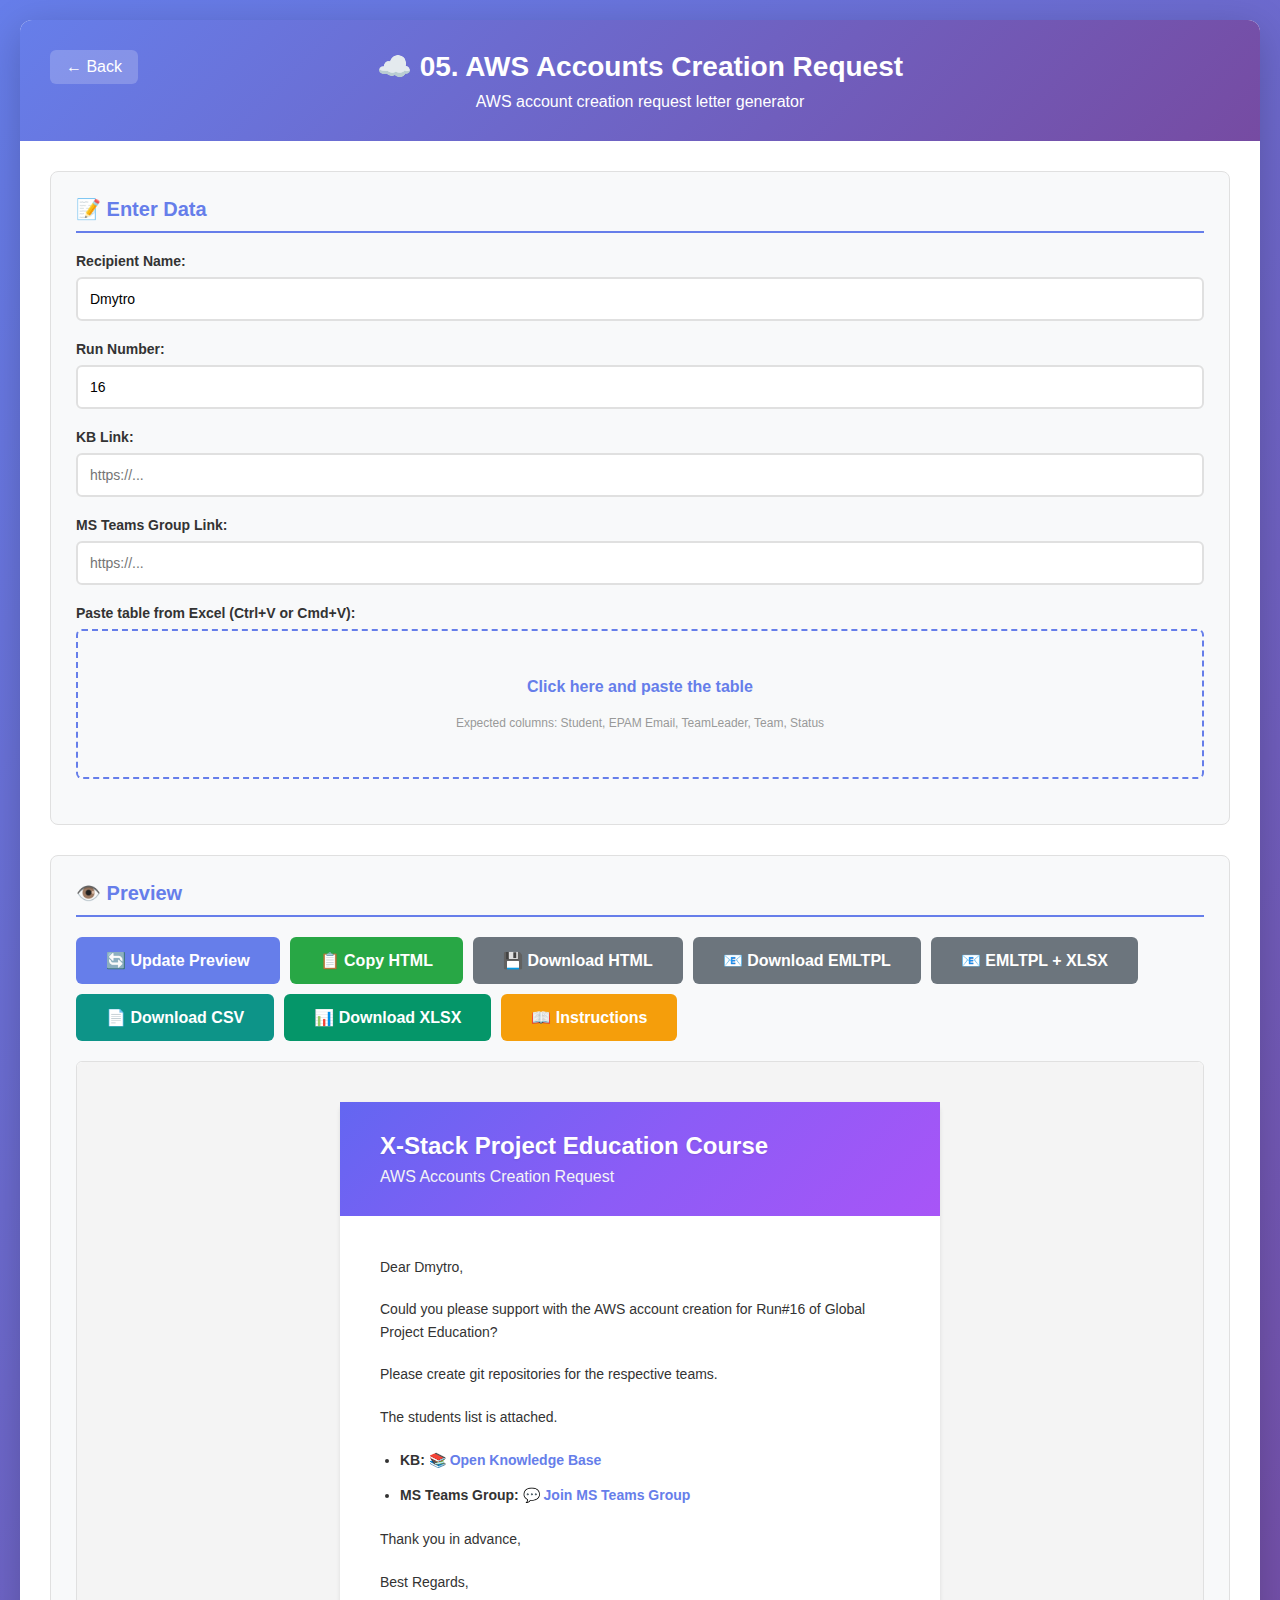
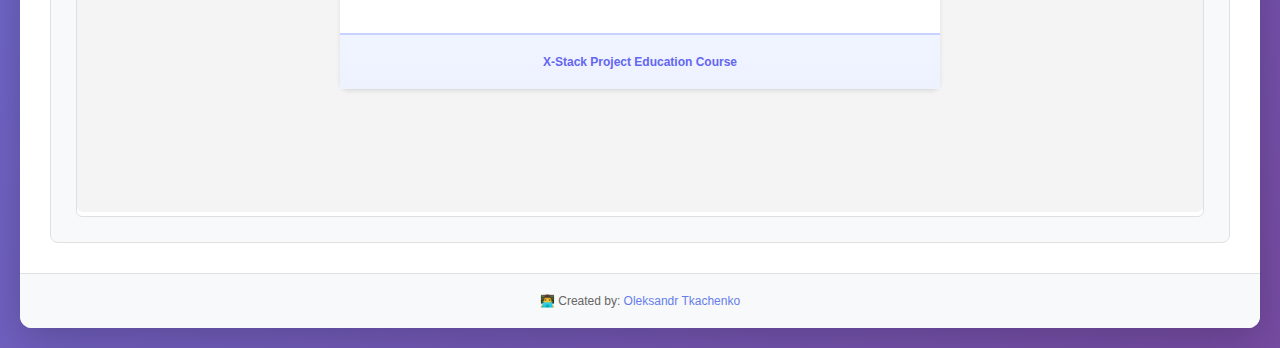
<file: 05.html>
<!DOCTYPE html>
    <html lang="en">
<head>
    <meta charset="UTF-8">
    <meta name="viewport" content="width=device-width, initial-scale=1.0">
    <title>05. AWS Accounts Creation Request - X-Stack Letter Generator</title>
    <style>
        * {
            margin: 0;
            padding: 0;
            box-sizing: border-box;
        }
        
        body {
            font-family: -apple-system, BlinkMacSystemFont, 'Segoe UI', Roboto, Oxygen, Ubuntu, Cantarell, sans-serif;
            background: linear-gradient(135deg, #667eea 0%, #764ba2 100%);
            padding: 20px;
            min-height: 100vh;
        }
        
        .container {
            max-width: 1400px;
            margin: 0 auto;
            background: white;
            border-radius: 12px;
            box-shadow: 0 10px 40px rgba(0,0,0,0.2);
            overflow: hidden;
        }
        
        .header {
            background: linear-gradient(135deg, #667eea 0%, #764ba2 100%);
            color: white;
            padding: 30px;
            text-align: center;
            position: relative;
        }
        
        .header h1 {
            font-size: 28px;
            margin-bottom: 10px;
        }
        
        .back-link {
            position: absolute;
            top: 30px;
            left: 30px;
            color: white;
            text-decoration: none;
            font-size: 16px;
            padding: 8px 16px;
            background: rgba(255,255,255,0.2);
            border-radius: 6px;
            transition: background 0.3s;
        }
        
        .back-link:hover {
            background: rgba(255,255,255,0.3);
        }
        
        .content {
            display: grid;
            grid-template-columns: 1fr;
            gap: 30px;
            padding: 30px;
        }
        
        .form-section {
            background: #f8f9fa;
            padding: 25px;
            border-radius: 8px;
            border: 1px solid #e0e0e0;
        }
        
        .form-section h2 {
            color: #667eea;
            margin-bottom: 20px;
            font-size: 20px;
            border-bottom: 2px solid #667eea;
            padding-bottom: 10px;
        }
        
        .form-group {
            margin-bottom: 20px;
        }
        
        label {
            display: block;
            margin-bottom: 8px;
            color: #333;
            font-weight: 600;
            font-size: 14px;
        }
        
        input[type="text"],
        input[type="number"] {
            width: 100%;
            padding: 12px;
            border: 2px solid #e0e0e0;
            border-radius: 6px;
            font-size: 14px;
            transition: border-color 0.3s;
        }
        
        input[type="text"]:focus,
        input[type="number"]:focus {
            outline: none;
            border-color: #667eea;
        }
        
        .preview-section {
            background: #f8f9fa;
            padding: 25px;
            border-radius: 8px;
            border: 1px solid #e0e0e0;
        }
        
        .preview-section h2 {
            color: #667eea;
            margin-bottom: 20px;
            font-size: 20px;
            border-bottom: 2px solid #667eea;
            padding-bottom: 10px;
        }
        
        .btn {
            padding: 14px 30px;
            border: none;
            border-radius: 6px;
            font-size: 16px;
            font-weight: 600;
            cursor: pointer;
            transition: all 0.3s;
        }
        
        .btn-primary {
            background: #667eea;
            color: white;
        }
        
        .btn-primary:hover {
            background: #5568d3;
            transform: translateY(-2px);
            box-shadow: 0 4px 12px rgba(102, 126, 234, 0.4);
        }
        
        .btn-success {
            background: #28a745;
            color: white;
        }
        
        .btn-success:hover {
            background: #218838;
        }
        
        .btn-secondary {
            background: #6c757d;
            color: white;
        }
        
        .btn-secondary:hover {
            background: #5a6268;
        }
        
        #preview {
            width: 100%;
            height: 600px;
            border: 2px solid #e0e0e0;
            border-radius: 6px;
            background: white;
        }
        
        .paste-area {
            min-height: 150px;
            padding: 15px;
            border: 2px dashed #667eea;
            border-radius: 6px;
            background: #f8f9fa;
            cursor: text;
            transition: all 0.3s;
            text-align: center;
            display: flex;
            flex-direction: column;
            justify-content: center;
            align-items: center;
        }
        .paste-area:hover { background: #f0f4ff; border-color: #5568d3; }
        .paste-area.has-data { background: #d4edda; border-color: #28a745; }
        .paste-area p { color: #666; margin: 10px 0; }
        .paste-area strong { color: #667eea; }
        .hidden { display: none; }
        .data-preview { margin-top: 15px; padding: 15px; background: white; border-radius: 6px; border: 2px solid #10b981; max-height: 400px; overflow-y: auto; }
        .data-preview table { width: 100%; border-collapse: collapse; font-size: 12px; }
        .data-preview th, .data-preview td { padding: 8px; text-align: left; border-bottom: 1px solid #e0e0e0; }
        .data-preview th { background: #f8f9fa; font-weight: 600; }
        .alert { padding: 15px; border-radius: 6px; margin-bottom: 20px; }
        .alert-success { background: #d4edda; color: #155724; border: 1px solid #c3e6cb; }
        .alert-error { background: #f8d7da; color: #721c24; border: 1px solid #f5c6cb; }
        .alert-warning { background: #fff3cd; color: #856404; border: 1px solid #ffeaa7; }
        
    </style>
</head>
<body>
    <div class="container">
        <div class="header">
            <a href="index.html" class="back-link">← Back</a>
            <h1>☁️ 05. AWS Accounts Creation Request</h1>
            <p>AWS account creation request letter generator</p>
        </div>
        
        <div class="content">
            <!-- Form Section -->
            <div class="form-section">
                <h2>📝 Enter Data</h2>
                
                <form id="awsForm">
                    <div id="awsAlerts"></div>
                    <div class="form-group">
                        <label for="recipientName">Recipient Name:</label>
                        <input type="text" id="recipientName" value="Dmytro" required>
                    </div>
                    
                    <div class="form-group">
                        <label for="runNumber">Run Number:</label>
                        <input type="number" id="runNumber" value="16" required>
                    </div>
                    
                    <div class="form-group">
                        <label for="kbLink">KB Link:</label>
                        <input type="text" id="kbLink" placeholder="https://..." required>
                    </div>
                    
                    <div class="form-group">
                        <label for="teamsLink">MS Teams Group Link:</label>
                        <input type="text" id="teamsLink" placeholder="https://..." required>
                    </div>
                    
                    <div class="form-group">
                        <label>Paste table from Excel (Ctrl+V or Cmd+V):</label>
                        <div class="paste-area" id="awsPasteArea" tabindex="0" contenteditable="true" style="min-height: 150px;">
                            <p><strong>Click here and paste the table</strong></p>
                            <p style="font-size: 12px; color: #999;">Expected columns: Student, EPAM Email, TeamLeader, Team, Status</p>
                        </div>
                        <div id="awsDataPreview" class="hidden"></div>
                    </div>
                </form>
            </div>
            
            <!-- Preview Section -->
            <div class="preview-section">
                <h2>👁️ Preview</h2>
                <div style="display: flex; flex-wrap: wrap; gap: 10px; margin-bottom: 20px;">
                    <button class="btn btn-primary" onclick="updatePreview()">🔄 Update Preview</button>
                    <button class="btn btn-success" onclick="copyAWSHTML()">📋 Copy HTML</button>
                    <button class="btn btn-secondary" onclick="downloadAWSHTML()">💾 Download HTML</button>
                    <button class="btn btn-secondary" onclick="downloadAWSEMLTPL()">📧 Download EMLTPL</button>
                    <button class="btn btn-secondary" onclick="downloadAWSEMLTPLWithXLSX()" title="Letter + XLSX attachment">📧 EMLTPL + XLSX</button>
                    <button class="btn" style="background: #0d9488; color: white; border: none;" onclick="downloadAWSListCSV()" title="Student, Email, Team, TeamLead">📄 Download CSV</button>
                    <button class="btn" style="background: #059669; color: white; border: none;" onclick="downloadAWSListXLSX()" title="Student, Email, Team">📊 Download XLSX</button>
                    <button class="btn" style="background: #f59e0b; color: white; border: none;" onclick="window.open('09.html', '_blank')">📖 Instructions</button>
                </div>
                <div class="preview-container" style="background: white; border: 1px solid #e0e0e0; border-radius: 6px; padding: 0; max-height: 800px; overflow: hidden;">
                    <iframe id="preview" src="about:blank" style="width: 100%; height: 750px; border: none;"></iframe>
                </div>
            </div>
        </div>
        
        <div id="htmlOutput" class="hidden">
            <textarea id="htmlCode" readonly></textarea>
        </div>
        
        <div style="text-align: center; padding: 20px; background: #f8f9fa; border-top: 1px solid #e0e0e0; color: #666; font-size: 12px;">
            <p style="margin: 0;">👨‍💻 Created by: <a href="mailto:Oleksandr_Tkachenko3@epam.com" style="color: #667eea; text-decoration: none;">Oleksandr Tkachenko</a></p>
        </div>
    </div>
    
    <script>
        let awsData = [];
        let isParsingAWS = false;
        
        const awsPasteArea = document.getElementById('awsPasteArea');
        if (awsPasteArea) {
            awsPasteArea.addEventListener('click', () => awsPasteArea.focus());
            awsPasteArea.addEventListener('paste', (e) => {
                e.preventDefault();
                const pastedText = (e.clipboardData || window.clipboardData).getData('text');
                const placeholderTexts = ['Data pasted', 'processing', 'Click here', 'Expected columns', 'Successfully loaded'];
                const isPlaceholder = placeholderTexts.some(p => pastedText.toLowerCase().includes(p.toLowerCase()));
                if (isPlaceholder || pastedText.trim().length < 30) {
                    showAWSAlert('Please paste actual Excel data', 'warning');
                    return;
                }
                if (isParsingAWS) return;
                isParsingAWS = true;
                awsPasteArea.innerHTML = '<p style="color: #10b981;"><strong>Data pasted, processing...</strong></p>';
                parseAWSData(pastedText);
            });
        }
        
        function findColumnIndex(headers, possibleNames) {
            for (let i = 0; i < headers.length; i++) {
                const h = headers[i].toLowerCase();
                for (const name of possibleNames) {
                    if (h.includes(name.toLowerCase())) return i;
                }
            }
            return -1;
        }
        
        function parseAWSData(text) {
            try {
                const lines = text.split('\n').filter(line => line.trim());
                if (lines.length < 2) {
                    showAWSAlert('Error: No data to process', 'error');
                    isParsingAWS = false;
                    return;
                }
                const headerLine = lines[0];
                let headers = headerLine.split('\t').map(h => h.trim());
                if (headers.length === 1) headers = headerLine.split(/[;,\t]/).map(h => h.trim());
                
                const studentIdx = findColumnIndex(headers, ['student', 'name']);
                const emailIdx = findColumnIndex(headers, ['email', 'epam email', 'epam_email']);
                const teamLeaderIdx = findColumnIndex(headers, ['teamleader', 'team leader']);
                const teamIdx = findColumnIndex(headers, ['team']);
                const statusIdx = findColumnIndex(headers, ['status', 'student status']);
                
                if (studentIdx === -1) {
                    showAWSAlert('Error: Student column not found', 'error');
                    isParsingAWS = false;
                    awsPasteArea.innerHTML = '<p><strong>Click here and paste the table</strong></p><p style="font-size: 12px; color: #999;">Expected columns: Student, EPAM Email, TeamLeader, Team, Status</p>';
                    return;
                }
                
                awsData = [];
                for (let i = 1; i < lines.length; i++) {
                    let cells = lines[i].split('\t').map(c => c.trim());
                    if (cells.length === 1) cells = lines[i].split(/[;,\t]/).map(c => c.trim());
                    if (cells.length <= studentIdx) continue;
                    const row = {
                        student: (cells[studentIdx] || '').trim(),
                        email: emailIdx !== -1 && cells.length > emailIdx ? (cells[emailIdx] || '').trim() : '',
                        teamLeader: teamLeaderIdx !== -1 && cells.length > teamLeaderIdx ? (cells[teamLeaderIdx] || '').trim() : '',
                        team: teamIdx !== -1 && cells.length > teamIdx ? (cells[teamIdx] || '').trim() : '',
                        status: statusIdx !== -1 && cells.length > statusIdx ? (cells[statusIdx] || '').trim() : ''
                    };
                    if (row.student) awsData.push(row);
                }
                
                awsPasteArea.innerHTML = `<p style="color: #10b981;"><strong>Successfully loaded ${awsData.length} records</strong></p>`;
                awsPasteArea.classList.add('has-data');
                updateAWSDataPreview();
                showAWSAlert(`Loaded ${awsData.length} records`, 'success');
                setTimeout(() => { updatePreview(); }, 100);
            } catch (err) {
                showAWSAlert('Data error: ' + err.message, 'error');
                console.error(err);
            }
            isParsingAWS = false;
        }
        
        function updateAWSDataPreview() {
            const el = document.getElementById('awsDataPreview');
            if (!el) return;
            if (!awsData || awsData.length === 0) { el.classList.add('hidden'); el.innerHTML = ''; return; }
            const activeCount = awsData.filter(r => (r.status || '').toLowerCase() !== 'dismissed').length;
            let html = '<h3 style="margin-bottom: 10px; color: #10b981; font-size: 16px;">Data Preview (' + awsData.length + ', active: ' + activeCount + '):</h3>';
            html += '<div class="data-preview"><table><thead><tr><th>Student</th><th>EPAM Email</th><th>TeamLeader</th><th>Team</th><th>Status</th></tr></thead><tbody>';
            awsData.slice(0, 10).forEach(r => {
                const isDismissed = (r.status || '').toLowerCase() === 'dismissed';
                const rowStyle = isDismissed ? 'background-color: #fee2e2; color: #991b1b;' : '';
                html += `<tr style="${rowStyle}"><td>${escapeHtml(r.student)}</td><td>${escapeHtml(r.email)}</td><td>${escapeHtml(r.teamLeader)}</td><td>${escapeHtml(r.team)}</td><td>${escapeHtml(r.status)}</td></tr>`;
            });
            if (awsData.length > 10) html += `<tr><td colspan="5" style="text-align:center;color:#999;">... and ${awsData.length - 10} more</td></tr>`;
            html += '</tbody></table></div>';
            el.innerHTML = html;
            el.classList.remove('hidden');
            el.style.display = 'block';
        }
        
        function showAWSAlert(message, type) {
            let alerts = document.getElementById('awsAlerts');
            if (!alerts) {
                alerts = document.createElement('div');
                alerts.id = 'awsAlerts';
                document.getElementById('awsForm').insertBefore(alerts, document.getElementById('awsForm').firstChild);
            }
            alerts.innerHTML = '<div class="alert alert-' + type + '">' + escapeHtml(message) + '</div>';
            setTimeout(() => { alerts.innerHTML = ''; }, 5000);
        }
        
        function getAWSListRows() {
            const activeStudents = (awsData || []).filter(r => (r.status || '').toLowerCase() !== 'dismissed');
            const byTeam = {};
            activeStudents.forEach(r => {
                const t = (r.team || '').trim() || 'No Team';
                if (!byTeam[t]) byTeam[t] = [];
                byTeam[t].push(r);
            });
            const teamNames = Object.keys(byTeam).sort();
            const rows = [];
            teamNames.forEach(team => {
                const members = byTeam[team].slice().sort((a, b) => {
                    const aTL = (a.teamLeader || '').trim().toLowerCase() === 'team leader';
                    const bTL = (b.teamLeader || '').trim().toLowerCase() === 'team leader';
                    if (aTL && !bTL) return -1;
                    if (!aTL && bTL) return 1;
                    return 0;
                });
                members.forEach(r => {
                    const isTL = (r.teamLeader || '').trim().toLowerCase() === 'team leader';
                    rows.push({ student: r.student || '', email: r.email || '', team: team, teamLead: isTL ? 'Team Lead' : '' });
                });
            });
            return rows;
        }
        
        function escapeCSVField(val) {
            const s = String(val == null ? '' : val);
            if (/[",\r\n]/.test(s)) return '"' + s.replace(/"/g, '""') + '"';
            return s;
        }
        
        function downloadAWSListCSV() {
            const rows = getAWSListRows();
            if (rows.length === 0) {
                showAWSAlert('Paste student data first', 'warning');
                return;
            }
            const header = 'Student,Email,Team,TeamLead';
            const lines = [header].concat(rows.map(r => escapeCSVField(r.student) + ',' + escapeCSVField(r.email) + ',' + escapeCSVField(r.team) + ',' + escapeCSVField(r.teamLead)));
            const csv = '\uFEFF' + lines.join('\r\n');
            const blob = new Blob([csv], { type: 'text/csv;charset=utf-8' });
            const url = URL.createObjectURL(blob);
            const a = document.createElement('a');
            a.href = url;
            a.download = 'AWS_students_Run' + (document.getElementById('runNumber').value || '16') + '.csv';
            document.body.appendChild(a);
            a.click();
            document.body.removeChild(a);
            URL.revokeObjectURL(url);
            showAWSAlert('CSV downloaded', 'success');
        }
        
        function downloadAWSListXLSX() {
            const rows = getAWSListRows();
            if (rows.length === 0) {
                showAWSAlert('Paste student data first', 'warning');
                return;
            }
            if (typeof XLSX === 'undefined') {
                showAWSAlert('XLSX library loading… Try again in a moment.', 'warning');
                const script = document.createElement('script');
                script.src = 'https://cdn.sheetjs.com/xlsx-0.20.1/package/dist/xlsx.full.min.js';
                script.onload = () => downloadAWSListXLSX();
                document.head.appendChild(script);
                return;
            }
            const data = [['Student', 'Email', 'Team', 'TeamLead']].concat(rows.map(r => [r.student, r.email, r.team, r.teamLead]));
            const ws = XLSX.utils.aoa_to_sheet(data);
            const wb = XLSX.utils.book_new();
            XLSX.utils.book_append_sheet(wb, ws, 'Students');
            XLSX.writeFile(wb, 'AWS_students_Run' + (document.getElementById('runNumber').value || '16') + '.xlsx');
            showAWSAlert('XLSX downloaded', 'success');
        }
        
        function generateAWSHTML(forTemplate) {
            const recipientName = document.getElementById('recipientName').value || 'Dmytro';
            const runNumber = document.getElementById('runNumber').value || '16';
            const kbLink = document.getElementById('kbLink').value || '[LINK]';
            const teamsLink = document.getElementById('teamsLink').value || '[LINK]';
            
            const headerHTML = forTemplate
                ? `
                    <!-- Header (template: solid for email/download) -->
                    <tr>
                        <td bgcolor="#6366f1" style="padding: 30px 40px; background-color: #6366f1 !important;">
                            <table cellspacing="0" cellpadding="0" border="0" width="100%" bgcolor="#6366f1" style="background-color: #6366f1 !important;">
                                <tr>
                                    <td bgcolor="#6366f1" style="background-color: #6366f1 !important;">
                                        <h1 style="margin: 0; color: #ffffff; font-size: 24px; font-weight: bold; font-family: Arial, sans-serif; text-shadow: 0 1px 2px rgba(0,0,0,0.1);">X-Stack Project Education Course</h1>
                                        <p style="margin: 8px 0 0 0; color: #f3f4f6; font-size: 16px; font-family: Arial, sans-serif;">AWS Accounts Creation Request</p>
                                    </td>
                                </tr>
                            </table>
                        </td>
                    </tr>`
                : `
                    <!-- Header (preview: gradient) -->
                    <tr>
                        <td bgcolor="#6366f1" style="background-color: #6366f1; padding: 30px 40px; background: linear-gradient(135deg, #6366f1 0%, #8b5cf6 50%, #a855f7 100%);">
                            <table cellspacing="0" cellpadding="0" border="0" width="100%">
                                <tr>
                                    <td>
                                        <h1 style="margin: 0; color: #ffffff; font-size: 24px; font-weight: bold; font-family: Arial, sans-serif; text-shadow: 0 1px 2px rgba(0,0,0,0.1);">X-Stack Project Education Course</h1>
                                        <p style="margin: 8px 0 0 0; color: #f3f4f6; font-size: 16px; font-family: Arial, sans-serif;">AWS Accounts Creation Request</p>
                                    </td>
                                </tr>
                            </table>
                        </td>
                    </tr>`;
            
            const activeStudents = (awsData || []).filter(r => (r.status || '').toLowerCase() !== 'dismissed');
            const byTeam = {};
            activeStudents.forEach(r => {
                const t = (r.team || '').trim() || 'No Team';
                if (!byTeam[t]) byTeam[t] = [];
                byTeam[t].push(r);
            });
            const teamNames = Object.keys(byTeam).sort();
            const hasTable = activeStudents.length > 0;
            const listPhrase = hasTable
                ? 'The list of students (by team) is in the table below. Team leaders are highlighted.'
                : 'The students list is attached.';
            let studentsTableHTML = '';
            if (hasTable) {
                const cellStyle = 'padding: 6px 10px; border: 1px solid #e0e0e0; font-size: 12px;';
                const tlRowStyle = 'background-color: #dbeafe;';
                const rows = [];
                teamNames.forEach(team => {
                    const members = byTeam[team].slice().sort((a, b) => {
                        const aTL = (a.teamLeader || '').trim().toLowerCase() === 'team leader';
                        const bTL = (b.teamLeader || '').trim().toLowerCase() === 'team leader';
                        if (aTL && !bTL) return -1;
                        if (!aTL && bTL) return 1;
                        return 0;
                    });
                    members.forEach(r => {
                        const isTL = (r.teamLeader || '').trim().toLowerCase() === 'team leader';
                        const rowStyle = isTL ? tlRowStyle : '';
                        const studentCell = isTL ? escapeHtml(r.student) + ' <strong style="color: #1d4ed8;">(Team Lead)</strong>' : escapeHtml(r.student);
                        rows.push(`<tr style="${rowStyle}"><td style="${cellStyle}">${studentCell}</td><td style="${cellStyle}">${escapeHtml(r.email)}</td><td style="${cellStyle}">${escapeHtml(team)}</td></tr>`);
                    });
                });
                studentsTableHTML = `
                            <table role="presentation" cellspacing="0" cellpadding="0" border="0" width="100%" style="margin: 20px 0; border-collapse: collapse; border: 1px solid #e0e0e0; font-family: Arial, sans-serif; font-size: 12px;">
                                <tr style="background: #f0f4ff;">
                                    <td style="${cellStyle} font-weight: bold;">Student</td>
                                    <td style="${cellStyle} font-weight: bold;">Email</td>
                                    <td style="${cellStyle} font-weight: bold;">Team</td>
                                </tr>
                                ${rows.join('')}
                            </table>`;
            }
            
            return `
<!DOCTYPE html>
<html>
<head>
    <meta charset="UTF-8">
    <!--[if mso]>
    <style type="text/css">
        body, table, td {font-family: Arial, sans-serif !important;}
    </style>
    <![endif]-->
</head>
<body style="margin: 0; padding: 0; font-family: Arial, sans-serif; background-color: #f4f4f4;">
    <table role="presentation" cellspacing="0" cellpadding="0" border="0" width="100%" style="background-color: #f4f4f4;">
        <tr>
            <td style="padding: 40px 20px;">
                <table role="presentation" cellspacing="0" cellpadding="0" border="0" width="600" style="margin: 0 auto; background-color: #ffffff; border-radius: 8px; box-shadow: 0 2px 4px rgba(0,0,0,0.1);">
                    ${headerHTML}
                    
                    <!-- Content -->
                    <tr>
                        <td style="padding: 40px;">
                            <p style="margin: 0 0 20px 0; color: #333333; font-size: 14px; line-height: 1.6; font-family: Arial, sans-serif;">
                                Dear ${escapeHtml(recipientName)},
                            </p>
                            
                            <p style="margin: 0 0 20px 0; color: #333333; font-size: 14px; line-height: 1.6; font-family: Arial, sans-serif;">
                                Could you please support with the AWS account creation for Run#${escapeHtml(runNumber)} of Global Project Education?
                            </p>
                            
                            <p style="margin: 0 0 20px 0; color: #333333; font-size: 14px; line-height: 1.6; font-family: Arial, sans-serif;">
                                Please create git repositories for the respective teams.
                            </p>
                            
                            <p style="margin: 0 0 20px 0; color: #333333; font-size: 14px; line-height: 1.6; font-family: Arial, sans-serif;">
                                ${listPhrase}
                            </p>
                            ${studentsTableHTML}
                            
                            <ul style="margin: 0 0 20px 0; padding-left: 20px; color: #333333; font-size: 14px; line-height: 1.8; font-family: Arial, sans-serif;">
                                <li style="margin-bottom: 10px;">
                                    <strong>KB:</strong> <a href="${escapeHtml(kbLink)}" style="color: #667eea; text-decoration: none; font-weight: 600;">📚 Open Knowledge Base</a>
                                </li>
                                <li style="margin-bottom: 10px;">
                                    <strong>MS Teams Group:</strong> <a href="${escapeHtml(teamsLink)}" style="color: #667eea; text-decoration: none; font-weight: 600;">💬 Join MS Teams Group</a>
                                </li>
                            </ul>
                            
                            <p style="margin: 0 0 20px 0; color: #333333; font-size: 14px; line-height: 1.6; font-family: Arial, sans-serif;">
                                Thank you in advance,
                            </p>
                            
                            <p style="margin: 0; color: #333333; font-size: 14px; line-height: 1.6; font-family: Arial, sans-serif;">
                                Best Regards,
                            </p>
                        </td>
                    </tr>
                    
                    <!-- Footer -->
                    <tr>
                        <td bgcolor="#f0f4ff" style="padding: 20px 40px; background: linear-gradient(to bottom, #f0f4ff 0%, #eef2ff 100%); background-color: #f0f4ff !important; border-top: 2px solid #c7d2fe;">
                            <p style="margin: 0; color: #6366f1; font-size: 12px; font-weight: 600; text-align: center; font-family: Arial, sans-serif;">
                                X-Stack Project Education Course
                            </p>
                        </td>
                    </tr>
                </table>
            </td>
        </tr>
    </table>
</body>
</html>
            `;
        }
        
        function escapeHtml(text) {
            const div = document.createElement('div');
            div.textContent = text;
            return div.innerHTML;
        }
        
        function updatePreview() {
            const preview = document.getElementById('preview');
            preview.srcdoc = generateAWSHTML(false);
            const htmlCodeEl = document.getElementById('htmlCode');
            if (htmlCodeEl) htmlCodeEl.value = generateAWSHTML(true);
        }
        
        function copyAWSHTML() {
            const html = document.getElementById('htmlCode').value || generateAWSHTML(true);
            if (!html || html.length < 100) {
                showAWSAlert('Please generate the letter first (Update Preview)', 'warning');
                return;
            }
            if (navigator.clipboard && navigator.clipboard.writeText) {
                navigator.clipboard.writeText(html).then(() => {
                    showAWSAlert('✅ HTML copied to clipboard!', 'success');
                }).catch(err => {
                    console.error('Failed to copy:', err);
                    fallbackCopy(html);
                });
            } else {
                fallbackCopy(html);
            }
        }
        
        function fallbackCopy(text) {
            const textArea = document.createElement('textarea');
            textArea.value = text;
            textArea.style.position = 'fixed';
            textArea.style.left = '-999999px';
            document.body.appendChild(textArea);
            textArea.select();
            try {
                document.execCommand('copy');
                alert('✅ HTML copied to clipboard!');
            } catch (err) {
                alert('❌ Failed to copy. Please select and copy manually.');
            }
            document.body.removeChild(textArea);
        }
        
        function downloadAWSHTML() {
            const html = document.getElementById('htmlCode').value || generateAWSHTML(true);
            if (!html || html.length < 100) {
                showAWSAlert('Please generate the letter first (Update Preview)', 'warning');
                return;
            }
            const blob = new Blob([html], { type: 'text/html' });
            const url = URL.createObjectURL(blob);
            const a = document.createElement('a');
            a.href = url;
            a.download = `AWS_Accounts_Creation_Request_Run${document.getElementById('runNumber').value || '16'}.html`;
            document.body.appendChild(a);
            a.click();
            document.body.removeChild(a);
            URL.revokeObjectURL(url);
            showAWSAlert('✅ File downloaded!', 'success');
        }
        
        function downloadAWSEMLTPL() {
            const html = document.getElementById('htmlCode').value || generateAWSHTML(true);
            if (!html || html.length < 100) {
                showAWSAlert('Please generate the letter first (Update Preview)', 'warning');
                return;
            }
            const runNumber = document.getElementById('runNumber').value || '16';
            const subject = `[GPE] AWS Accounts Creation Request - Run#${runNumber}`;
            const emltpl = [
                'MIME-Version: 1.0',
                'Content-Type: text/html; charset=UTF-8',
                'Subject: ' + subject,
                'X-Uniform-Type-Identifier: com.apple.mail.eml',
                '',
                html
            ].join('\r\n');
            const blob = new Blob([emltpl], { type: 'message/rfc822' });
            const url = URL.createObjectURL(blob);
            const a = document.createElement('a');
            a.href = url;
            a.download = `AWS_Accounts_Creation_Request_Run${runNumber}.emltpl`;
            document.body.appendChild(a);
            a.click();
            document.body.removeChild(a);
            URL.revokeObjectURL(url);
            showAWSAlert('✅ EMLTPL template downloaded!', 'success');
        }
        
        function downloadAWSEMLTPLWithXLSX() {
            const rows = getAWSListRows();
            const html = document.getElementById('htmlCode').value || generateAWSHTML(true);
            if (rows.length === 0) {
                showAWSAlert('Paste student data first', 'warning');
                return;
            }
            if (!html || html.length < 100) {
                showAWSAlert('Please generate the letter first (Update Preview)', 'warning');
                return;
            }
            if (typeof XLSX === 'undefined') {
                showAWSAlert('Loading XLSX… Try again in a moment.', 'warning');
                const script = document.createElement('script');
                script.src = 'https://cdn.sheetjs.com/xlsx-0.20.1/package/dist/xlsx.full.min.js';
                script.onload = () => downloadAWSEMLTPLWithXLSX();
                document.head.appendChild(script);
                return;
            }
            const runNumber = document.getElementById('runNumber').value || '16';
            const subject = `[GPE] AWS Accounts Creation Request - Run#${runNumber}`;
            const xlsxFilename = 'AWS_students_Run' + runNumber + '.xlsx';
            const data = [['Student', 'Email', 'Team', 'TeamLead']].concat(rows.map(r => [r.student, r.email, r.team, r.teamLead]));
            const ws = XLSX.utils.aoa_to_sheet(data);
            const wb = XLSX.utils.book_new();
            XLSX.utils.book_append_sheet(wb, ws, 'Students');
            const xlsxArray = XLSX.write(wb, { bookType: 'xlsx', type: 'array' });
            const bytes = new Uint8Array(xlsxArray);
            let binary = '';
            for (let i = 0; i < bytes.length; i++) binary += String.fromCharCode(bytes[i]);
            const base64Xlsx = btoa(binary);
            const boundary = '----=_Part_' + Date.now();
            const emltpl = [
                'MIME-Version: 1.0',
                'Content-Type: multipart/mixed; boundary="' + boundary + '"',
                'Subject: ' + subject,
                'X-Uniform-Type-Identifier: com.apple.mail.eml',
                '',
                '--' + boundary,
                'Content-Type: text/html; charset=UTF-8',
                'Content-Transfer-Encoding: 8bit',
                '',
                html,
                '',
                '--' + boundary,
                'Content-Type: application/vnd.openxmlformats-officedocument.spreadsheetml.sheet; name="' + xlsxFilename + '"',
                'Content-Transfer-Encoding: base64',
                'Content-Disposition: attachment; filename="' + xlsxFilename + '"',
                '',
                base64Xlsx.replace(/(.{76})/g, '$1\r\n'),
                '',
                '--' + boundary + '--'
            ].join('\r\n');
            const blob = new Blob([emltpl], { type: 'message/rfc822' });
            const url = URL.createObjectURL(blob);
            const a = document.createElement('a');
            a.href = url;
            a.download = 'AWS_Accounts_Creation_Request_Run' + runNumber + '_with_list.emltpl';
            document.body.appendChild(a);
            a.click();
            document.body.removeChild(a);
            URL.revokeObjectURL(url);
            showAWSAlert('EMLTPL + XLSX downloaded! Open in Mail – letter and list are attached.', 'success');
        }
        
        // Initialize preview on load
        window.addEventListener('DOMContentLoaded', () => {
            updatePreview();
            
            // Auto-update preview when form fields change
            document.getElementById('recipientName').addEventListener('input', updatePreview);
            document.getElementById('runNumber').addEventListener('input', updatePreview);
            document.getElementById('kbLink').addEventListener('input', updatePreview);
            document.getElementById('teamsLink').addEventListener('input', updatePreview);
        });
    </script>
</body>
</html>
</file>
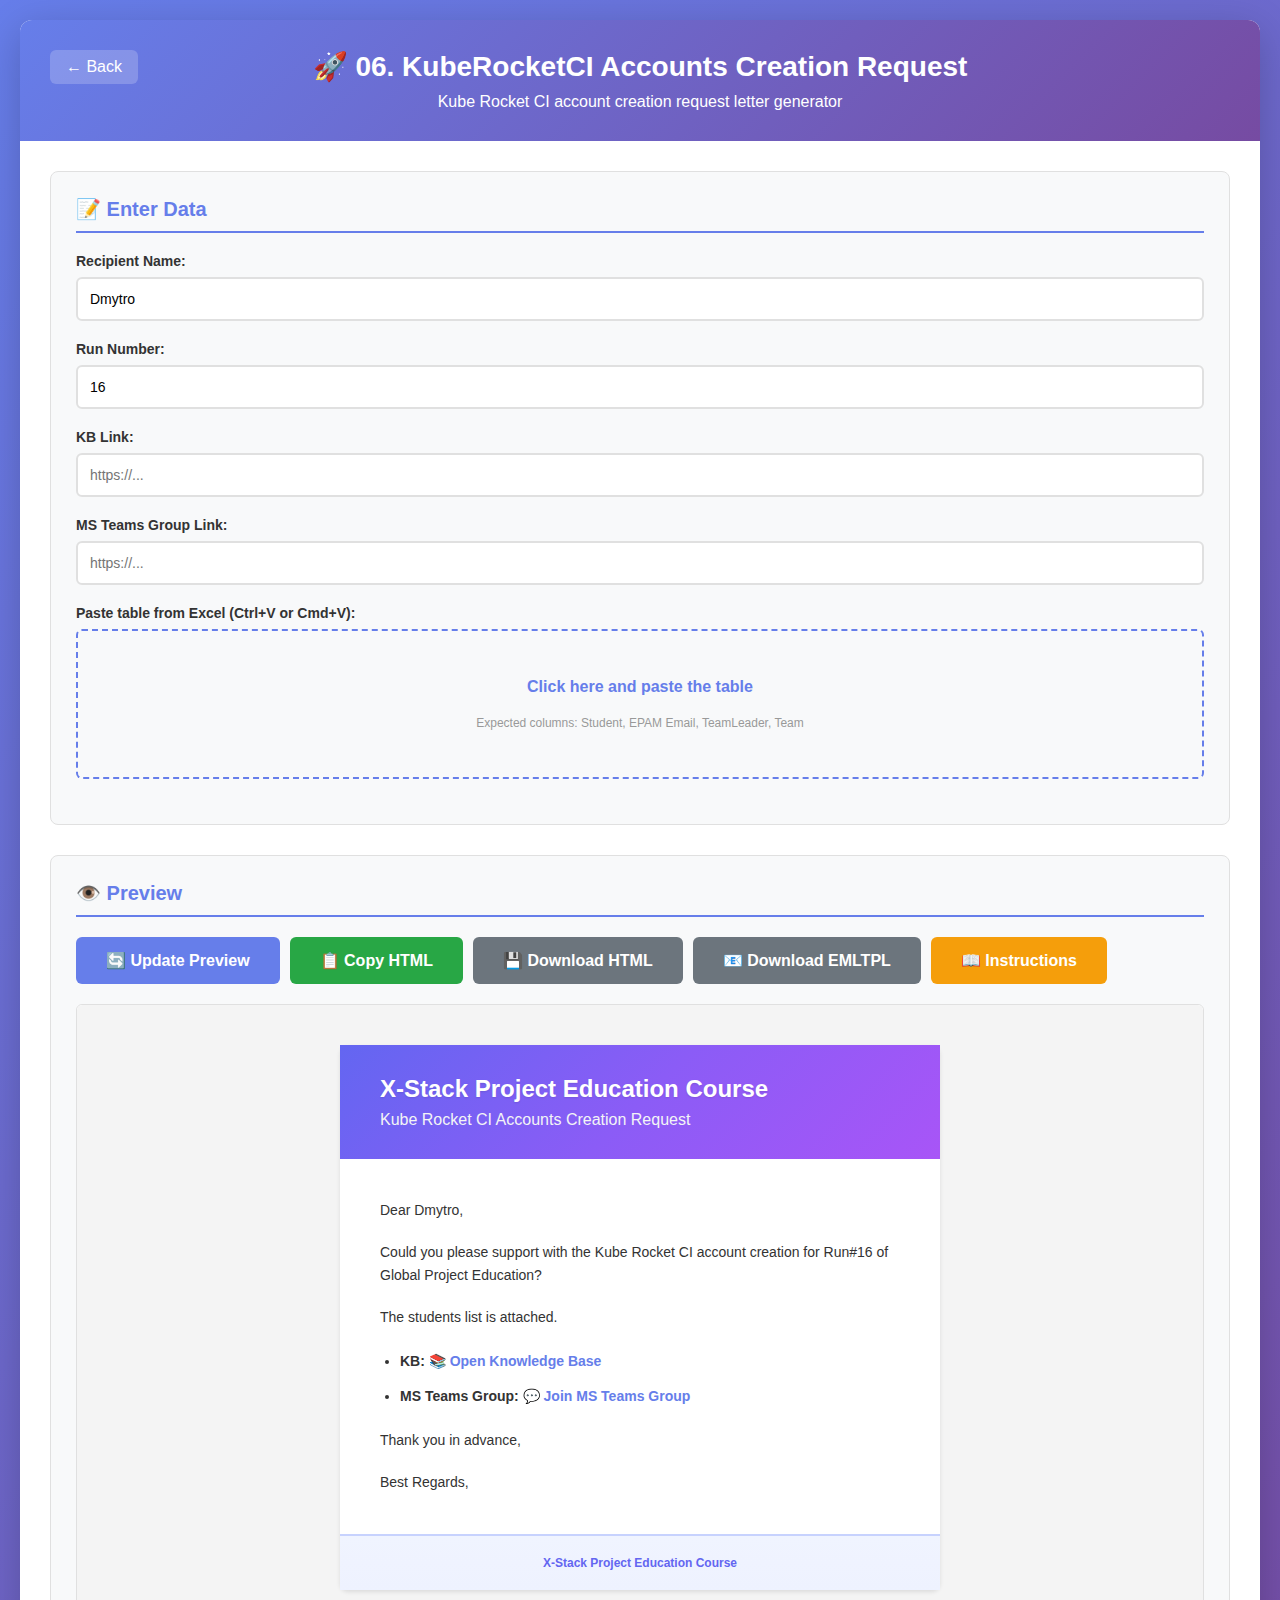
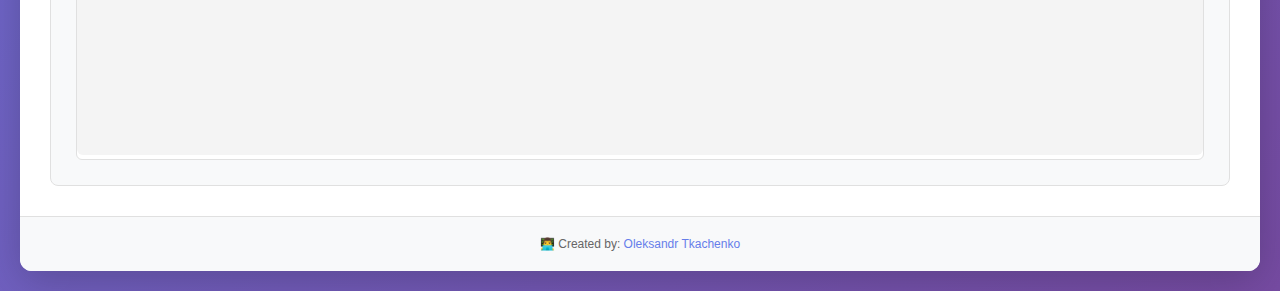
<file: 06.html>
<!DOCTYPE html>
    <html lang="en">
<head>
    <meta charset="UTF-8">
    <meta name="viewport" content="width=device-width, initial-scale=1.0">
    <title>06. KubeRocketCI Accounts Creation Request - X-Stack Letter Generator</title>
    <style>
        * {
            margin: 0;
            padding: 0;
            box-sizing: border-box;
        }
        
        body {
            font-family: -apple-system, BlinkMacSystemFont, 'Segoe UI', Roboto, Oxygen, Ubuntu, Cantarell, sans-serif;
            background: linear-gradient(135deg, #667eea 0%, #764ba2 100%);
            padding: 20px;
            min-height: 100vh;
        }
        
        .container {
            max-width: 1400px;
            margin: 0 auto;
            background: white;
            border-radius: 12px;
            box-shadow: 0 10px 40px rgba(0,0,0,0.2);
            overflow: hidden;
        }
        
        .header {
            background: linear-gradient(135deg, #667eea 0%, #764ba2 100%);
            color: white;
            padding: 30px;
            text-align: center;
            position: relative;
        }
        
        .header h1 {
            font-size: 28px;
            margin-bottom: 10px;
        }
        
        .back-link {
            position: absolute;
            top: 30px;
            left: 30px;
            color: white;
            text-decoration: none;
            font-size: 16px;
            padding: 8px 16px;
            background: rgba(255,255,255,0.2);
            border-radius: 6px;
            transition: background 0.3s;
        }
        
        .back-link:hover {
            background: rgba(255,255,255,0.3);
        }
        
        .content {
            display: grid;
            grid-template-columns: 1fr;
            gap: 30px;
            padding: 30px;
        }
        
        .form-section {
            background: #f8f9fa;
            padding: 25px;
            border-radius: 8px;
            border: 1px solid #e0e0e0;
        }
        
        .form-section h2 {
            color: #667eea;
            margin-bottom: 20px;
            font-size: 20px;
            border-bottom: 2px solid #667eea;
            padding-bottom: 10px;
        }
        
        .form-group {
            margin-bottom: 20px;
        }
        
        label {
            display: block;
            margin-bottom: 8px;
            color: #333;
            font-weight: 600;
            font-size: 14px;
        }
        
        input[type="text"],
        input[type="number"] {
            width: 100%;
            padding: 12px;
            border: 2px solid #e0e0e0;
            border-radius: 6px;
            font-size: 14px;
            transition: border-color 0.3s;
        }
        
        input[type="text"]:focus,
        input[type="number"]:focus {
            outline: none;
            border-color: #667eea;
        }
        
        .preview-section {
            background: #f8f9fa;
            padding: 25px;
            border-radius: 8px;
            border: 1px solid #e0e0e0;
        }
        
        .preview-section h2 {
            color: #667eea;
            margin-bottom: 20px;
            font-size: 20px;
            border-bottom: 2px solid #667eea;
            padding-bottom: 10px;
        }
        
        .btn {
            padding: 14px 30px;
            border: none;
            border-radius: 6px;
            font-size: 16px;
            font-weight: 600;
            cursor: pointer;
            transition: all 0.3s;
        }
        
        .btn-primary {
            background: #667eea;
            color: white;
        }
        
        .btn-primary:hover {
            background: #5568d3;
            transform: translateY(-2px);
            box-shadow: 0 4px 12px rgba(102, 126, 234, 0.4);
        }
        
        .btn-success {
            background: #28a745;
            color: white;
        }
        
        .btn-success:hover {
            background: #218838;
        }
        
        .btn-secondary {
            background: #6c757d;
            color: white;
        }
        
        .btn-secondary:hover {
            background: #5a6268;
        }
        
        #preview {
            width: 100%;
            height: 600px;
            border: 2px solid #e0e0e0;
            border-radius: 6px;
            background: white;
        }
        
        .paste-area {
            min-height: 150px;
            padding: 15px;
            border: 2px dashed #667eea;
            border-radius: 6px;
            background: #f8f9fa;
            cursor: text;
            transition: all 0.3s;
            text-align: center;
            display: flex;
            flex-direction: column;
            justify-content: center;
            align-items: center;
        }
        .paste-area:hover { background: #f0f4ff; border-color: #5568d3; }
        .paste-area.has-data { background: #d4edda; border-color: #28a745; }
        .paste-area p { color: #666; margin: 10px 0; }
        .paste-area strong { color: #667eea; }
        .hidden { display: none; }
        .data-preview { margin-top: 15px; padding: 15px; background: white; border-radius: 6px; border: 2px solid #10b981; max-height: 400px; overflow-y: auto; }
        .data-preview table { width: 100%; border-collapse: collapse; font-size: 12px; }
        .data-preview th, .data-preview td { padding: 8px; text-align: left; border-bottom: 1px solid #e0e0e0; }
        .data-preview th { background: #f8f9fa; font-weight: 600; }
        .alert { padding: 15px; border-radius: 6px; margin-bottom: 20px; }
        .alert-success { background: #d4edda; color: #155724; border: 1px solid #c3e6cb; }
        .alert-error { background: #f8d7da; color: #721c24; border: 1px solid #f5c6cb; }
        .alert-warning { background: #fff3cd; color: #856404; border: 1px solid #ffeaa7; }
        
    </style>
</head>
<body>
    <div class="container">
        <div class="header">
            <a href="index.html" class="back-link">← Back</a>
            <h1>🚀 06. KubeRocketCI Accounts Creation Request</h1>
            <p>Kube Rocket CI account creation request letter generator</p>
        </div>
        
        <div class="content">
            <!-- Form Section -->
            <div class="form-section">
                <h2>📝 Enter Data</h2>
                
                <form id="kubeForm">
                    <div id="kubeAlerts"></div>
                    <div class="form-group">
                        <label for="recipientName">Recipient Name:</label>
                        <input type="text" id="recipientName" value="Dmytro" required>
                    </div>
                    
                    <div class="form-group">
                        <label for="runNumber">Run Number:</label>
                        <input type="number" id="runNumber" value="16" required>
                    </div>
                    
                    <div class="form-group">
                        <label for="kbLink">KB Link:</label>
                        <input type="text" id="kbLink" placeholder="https://..." required>
                    </div>
                    
                    <div class="form-group">
                        <label for="teamsLink">MS Teams Group Link:</label>
                        <input type="text" id="teamsLink" placeholder="https://..." required>
                    </div>
                    
                    <div class="form-group">
                        <label>Paste table from Excel (Ctrl+V or Cmd+V):</label>
                        <div class="paste-area" id="kubePasteArea" tabindex="0" contenteditable="true" style="min-height: 150px;">
                            <p><strong>Click here and paste the table</strong></p>
                            <p style="font-size: 12px; color: #999;">Expected columns: Student, EPAM Email, TeamLeader, Team</p>
                        </div>
                        <div id="kubeDataPreview" class="hidden"></div>
                    </div>
                </form>
            </div>
            
            <!-- Preview Section -->
            <div class="preview-section">
                <h2>👁️ Preview</h2>
                <div style="display: flex; gap: 10px; margin-bottom: 20px;">
                    <button class="btn btn-primary" onclick="updatePreview()">🔄 Update Preview</button>
                    <button class="btn btn-success" onclick="copyKubeHTML()">📋 Copy HTML</button>
                    <button class="btn btn-secondary" onclick="downloadKubeHTML()">💾 Download HTML</button>
                    <button class="btn btn-secondary" onclick="downloadKubeEMLTPL()">📧 Download EMLTPL</button>
                    <button class="btn" style="background: #f59e0b; color: white; border: none;" onclick="window.open('09.html', '_blank')">📖 Instructions</button>
                </div>
                <div class="preview-container" style="background: white; border: 1px solid #e0e0e0; border-radius: 6px; padding: 0; max-height: 800px; overflow: hidden;">
                    <iframe id="preview" src="about:blank" style="width: 100%; height: 750px; border: none;"></iframe>
                </div>
            </div>
        </div>
        
        <div id="htmlOutput" class="hidden">
            <textarea id="htmlCode" readonly></textarea>
        </div>
        
        <div style="text-align: center; padding: 20px; background: #f8f9fa; border-top: 1px solid #e0e0e0; color: #666; font-size: 12px;">
            <p style="margin: 0;">👨‍💻 Created by: <a href="mailto:Oleksandr_Tkachenko3@epam.com" style="color: #667eea; text-decoration: none;">Oleksandr Tkachenko</a></p>
        </div>
    </div>
    
    <script>
        let kubeData = [];
        let isParsingKube = false;
        
        const kubePasteArea = document.getElementById('kubePasteArea');
        if (kubePasteArea) {
            kubePasteArea.addEventListener('click', () => kubePasteArea.focus());
            kubePasteArea.addEventListener('paste', (e) => {
                e.preventDefault();
                const pastedText = (e.clipboardData || window.clipboardData).getData('text');
                const placeholderTexts = ['Data pasted', 'processing', 'Click here', 'Expected columns', 'Successfully loaded'];
                const isPlaceholder = placeholderTexts.some(p => pastedText.toLowerCase().includes(p.toLowerCase()));
                if (isPlaceholder || pastedText.trim().length < 30) {
                    showKubeAlert('Please paste actual Excel data', 'warning');
                    return;
                }
                if (isParsingKube) return;
                isParsingKube = true;
                kubePasteArea.innerHTML = '<p style="color: #10b981;"><strong>Data pasted, processing...</strong></p>';
                parseKubeData(pastedText);
            });
        }
        
        function findColumnIndex(headers, possibleNames) {
            for (let i = 0; i < headers.length; i++) {
                const h = headers[i].toLowerCase();
                for (const name of possibleNames) {
                    if (h.includes(name.toLowerCase())) return i;
                }
            }
            return -1;
        }
        
        function parseKubeData(text) {
            try {
                const lines = text.split('\n').filter(line => line.trim());
                if (lines.length < 2) {
                    showKubeAlert('Error: No data to process', 'error');
                    isParsingKube = false;
                    return;
                }
                const headerLine = lines[0];
                let headers = headerLine.split('\t').map(h => h.trim());
                if (headers.length === 1) headers = headerLine.split(/[;,\t]/).map(h => h.trim());
                
                const studentIdx = findColumnIndex(headers, ['student', 'name']);
                const emailIdx = findColumnIndex(headers, ['email', 'epam email', 'epam_email']);
                const teamLeaderIdx = findColumnIndex(headers, ['teamleader', 'team leader']);
                const teamIdx = findColumnIndex(headers, ['team']);
                
                if (studentIdx === -1) {
                    showKubeAlert('Error: Student column not found', 'error');
                    isParsingKube = false;
                    kubePasteArea.innerHTML = '<p><strong>Click here and paste the table</strong></p><p style="font-size: 12px; color: #999;">Expected columns: Student, EPAM Email, TeamLeader, Team</p>';
                    return;
                }
                
                kubeData = [];
                for (let i = 1; i < lines.length; i++) {
                    let cells = lines[i].split('\t').map(c => c.trim());
                    if (cells.length === 1) cells = lines[i].split(/[;,\t]/).map(c => c.trim());
                    if (cells.length <= studentIdx) continue;
                    const row = {
                        student: (cells[studentIdx] || '').trim(),
                        email: emailIdx !== -1 && cells.length > emailIdx ? (cells[emailIdx] || '').trim() : '',
                        teamLeader: teamLeaderIdx !== -1 && cells.length > teamLeaderIdx ? (cells[teamLeaderIdx] || '').trim() : '',
                        team: teamIdx !== -1 && cells.length > teamIdx ? (cells[teamIdx] || '').trim() : ''
                    };
                    if (row.student) kubeData.push(row);
                }
                
                kubePasteArea.innerHTML = `<p style="color: #10b981;"><strong>Successfully loaded ${kubeData.length} records</strong></p>`;
                kubePasteArea.classList.add('has-data');
                updateKubeDataPreview();
                showKubeAlert(`Loaded ${kubeData.length} records`, 'success');
                setTimeout(() => { updatePreview(); }, 100);
            } catch (err) {
                showKubeAlert('Data error: ' + err.message, 'error');
                console.error(err);
            }
            isParsingKube = false;
        }
        
        function updateKubeDataPreview() {
            const el = document.getElementById('kubeDataPreview');
            if (!el) return;
            if (!kubeData || kubeData.length === 0) { el.classList.add('hidden'); el.innerHTML = ''; return; }
            let html = '<h3 style="margin-bottom: 10px; color: #10b981; font-size: 16px;">Data Preview (' + kubeData.length + '):</h3>';
            html += '<div class="data-preview"><table><thead><tr><th>Student</th><th>EPAM Email</th><th>TeamLeader</th><th>Team</th></tr></thead><tbody>';
            kubeData.slice(0, 10).forEach(r => {
                html += `<tr><td>${escapeHtml(r.student)}</td><td>${escapeHtml(r.email)}</td><td>${escapeHtml(r.teamLeader)}</td><td>${escapeHtml(r.team)}</td></tr>`;
            });
            if (kubeData.length > 10) html += `<tr><td colspan="4" style="text-align:center;color:#999;">... and ${kubeData.length - 10} more</td></tr>`;
            html += '</tbody></table></div>';
            el.innerHTML = html;
            el.classList.remove('hidden');
            el.style.display = 'block';
        }
        
        function showKubeAlert(message, type) {
            let alerts = document.getElementById('kubeAlerts');
            if (!alerts) {
                alerts = document.createElement('div');
                alerts.id = 'kubeAlerts';
                document.getElementById('kubeForm').insertBefore(alerts, document.getElementById('kubeForm').firstChild);
            }
            alerts.innerHTML = '<div class="alert alert-' + type + '">' + escapeHtml(message) + '</div>';
            setTimeout(() => { alerts.innerHTML = ''; }, 5000);
        }
        
        function generateKubeHTML(forTemplate) {
            const recipientName = document.getElementById('recipientName').value || 'Dmytro';
            const runNumber = document.getElementById('runNumber').value || '16';
            const kbLink = document.getElementById('kbLink').value || '[LINK]';
            const teamsLink = document.getElementById('teamsLink').value || '[LINK]';
            
            const headerHTML = forTemplate
                ? `
                    <!-- Header (template: solid for email/download) -->
                    <tr>
                        <td bgcolor="#6366f1" style="padding: 30px 40px; background-color: #6366f1 !important;">
                            <table cellspacing="0" cellpadding="0" border="0" width="100%" bgcolor="#6366f1" style="background-color: #6366f1 !important;">
                                <tr>
                                    <td bgcolor="#6366f1" style="background-color: #6366f1 !important;">
                                        <h1 style="margin: 0; color: #ffffff; font-size: 24px; font-weight: bold; font-family: Arial, sans-serif; text-shadow: 0 1px 2px rgba(0,0,0,0.1);">X-Stack Project Education Course</h1>
                                        <p style="margin: 8px 0 0 0; color: #f3f4f6; font-size: 16px; font-family: Arial, sans-serif;">Kube Rocket CI Accounts Creation Request</p>
                                    </td>
                                </tr>
                            </table>
                        </td>
                    </tr>`
                : `
                    <!-- Header (preview: gradient) -->
                    <tr>
                        <td bgcolor="#6366f1" style="background-color: #6366f1; padding: 30px 40px; background: linear-gradient(135deg, #6366f1 0%, #8b5cf6 50%, #a855f7 100%);">
                            <table cellspacing="0" cellpadding="0" border="0" width="100%">
                                <tr>
                                    <td>
                                        <h1 style="margin: 0; color: #ffffff; font-size: 24px; font-weight: bold; font-family: Arial, sans-serif; text-shadow: 0 1px 2px rgba(0,0,0,0.1);">X-Stack Project Education Course</h1>
                                        <p style="margin: 8px 0 0 0; color: #f3f4f6; font-size: 16px; font-family: Arial, sans-serif;">Kube Rocket CI Accounts Creation Request</p>
                                    </td>
                                </tr>
                            </table>
                        </td>
                    </tr>`;
            
            const teamLeadersAndHelpers = (kubeData || []).filter(r => {
                const t = (r.teamLeader || '').trim().toLowerCase();
                return t === 'team leader' || t === 'helper';
            });
            const hasTable = teamLeadersAndHelpers.length > 0;
            const listPhrase = hasTable
                ? 'The list of team leaders and helpers is in the table below.'
                : 'The students list is attached.';
            let studentsTableHTML = '';
            if (hasTable) {
                const cellStyle = 'padding: 10px 12px; border: 1px solid #e0e0e0; font-size: 14px;';
                studentsTableHTML = `
                            <table role="presentation" cellspacing="0" cellpadding="0" border="0" width="100%" style="margin: 20px 0; border-collapse: collapse; border: 1px solid #e0e0e0; font-family: Arial, sans-serif;">
                                <tr style="background: #f0f4ff;">
                                    <td style="${cellStyle} font-weight: bold;">Student</td>
                                    <td style="${cellStyle} font-weight: bold;">Email</td>
                                    <td style="${cellStyle} font-weight: bold;">Team</td>
                                </tr>
                                ${teamLeadersAndHelpers.map(r => {
                                    const isLeader = (r.teamLeader || '').trim().toLowerCase() === 'team leader';
                                    const roleLabel = isLeader ? '(Team Lead)' : '(Helper)';
                                    const nameBlock = escapeHtml(r.student) + '<br><span style="font-size: 11px; color: #666;">' + escapeHtml(roleLabel) + '</span>';
                                    return `
                                <tr>
                                    <td style="${cellStyle}">${nameBlock}</td>
                                    <td style="${cellStyle}">${escapeHtml(r.email)}</td>
                                    <td style="${cellStyle}">${escapeHtml(r.team)}</td>
                                </tr>`;
                                }).join('')}
                            </table>`;
            }
            
            return `
<!DOCTYPE html>
<html>
<head>
    <meta charset="UTF-8">
    <!--[if mso]>
    <style type="text/css">
        body, table, td {font-family: Arial, sans-serif !important;}
    </style>
    <![endif]-->
</head>
<body style="margin: 0; padding: 0; font-family: Arial, sans-serif; background-color: #f4f4f4;">
    <table role="presentation" cellspacing="0" cellpadding="0" border="0" width="100%" style="background-color: #f4f4f4;">
        <tr>
            <td style="padding: 40px 20px;">
                <table role="presentation" cellspacing="0" cellpadding="0" border="0" width="600" style="margin: 0 auto; background-color: #ffffff; border-radius: 8px; box-shadow: 0 2px 4px rgba(0,0,0,0.1);">
                    ${headerHTML}
                    
                    <!-- Content -->
                    <tr>
                        <td style="padding: 40px;">
                            <p style="margin: 0 0 20px 0; color: #333333; font-size: 14px; line-height: 1.6; font-family: Arial, sans-serif;">
                                Dear ${escapeHtml(recipientName)},
                            </p>
                            
                            <p style="margin: 0 0 20px 0; color: #333333; font-size: 14px; line-height: 1.6; font-family: Arial, sans-serif;">
                                Could you please support with the Kube Rocket CI account creation for Run#${escapeHtml(runNumber)} of Global Project Education?
                            </p>
                            
                            <p style="margin: 0 0 20px 0; color: #333333; font-size: 14px; line-height: 1.6; font-family: Arial, sans-serif;">
                                ${listPhrase}
                            </p>
                            ${studentsTableHTML}
                            
                            <ul style="margin: 0 0 20px 0; padding-left: 20px; color: #333333; font-size: 14px; line-height: 1.8; font-family: Arial, sans-serif;">
                                <li style="margin-bottom: 10px;">
                                    <strong>KB:</strong> <a href="${escapeHtml(kbLink)}" style="color: #667eea; text-decoration: none; font-weight: 600;">📚 Open Knowledge Base</a>
                                </li>
                                <li style="margin-bottom: 10px;">
                                    <strong>MS Teams Group:</strong> <a href="${escapeHtml(teamsLink)}" style="color: #667eea; text-decoration: none; font-weight: 600;">💬 Join MS Teams Group</a>
                                </li>
                            </ul>
                            
                            <p style="margin: 0 0 20px 0; color: #333333; font-size: 14px; line-height: 1.6; font-family: Arial, sans-serif;">
                                Thank you in advance,
                            </p>
                            
                            <p style="margin: 0; color: #333333; font-size: 14px; line-height: 1.6; font-family: Arial, sans-serif;">
                                Best Regards,
                            </p>
                        </td>
                    </tr>
                    
                    <!-- Footer -->
                    <tr>
                        <td bgcolor="#f0f4ff" style="padding: 20px 40px; background: linear-gradient(to bottom, #f0f4ff 0%, #eef2ff 100%); background-color: #f0f4ff !important; border-top: 2px solid #c7d2fe;">
                            <p style="margin: 0; color: #6366f1; font-size: 12px; font-weight: 600; text-align: center; font-family: Arial, sans-serif;">
                                X-Stack Project Education Course
                            </p>
                        </td>
                    </tr>
                </table>
            </td>
        </tr>
    </table>
</body>
</html>
            `;
        }
        
        function escapeHtml(text) {
            const div = document.createElement('div');
            div.textContent = text;
            return div.innerHTML;
        }
        
        function updatePreview() {
            const preview = document.getElementById('preview');
            preview.srcdoc = generateKubeHTML(false);
            const htmlCodeEl = document.getElementById('htmlCode');
            if (htmlCodeEl) htmlCodeEl.value = generateKubeHTML(true);
        }
        
        function copyKubeHTML() {
            const html = document.getElementById('htmlCode').value || generateKubeHTML(true);
            if (!html || html.length < 100) {
                showKubeAlert('Please generate the letter first (Update Preview)', 'warning');
                return;
            }
            if (navigator.clipboard && navigator.clipboard.writeText) {
                navigator.clipboard.writeText(html).then(() => {
                    showKubeAlert('✅ HTML copied to clipboard!', 'success');
                }).catch(err => {
                    console.error('Failed to copy:', err);
                    fallbackCopy(html);
                });
            } else {
                fallbackCopy(html);
            }
        }
        
        function fallbackCopy(text) {
            const textArea = document.createElement('textarea');
            textArea.value = text;
            textArea.style.position = 'fixed';
            textArea.style.left = '-999999px';
            document.body.appendChild(textArea);
            textArea.select();
            try {
                document.execCommand('copy');
                alert('✅ HTML copied to clipboard!');
            } catch (err) {
                alert('❌ Failed to copy. Please select and copy manually.');
            }
            document.body.removeChild(textArea);
        }
        
        function downloadKubeHTML() {
            const html = document.getElementById('htmlCode').value || generateKubeHTML(true);
            if (!html || html.length < 100) {
                showKubeAlert('Please generate the letter first (Update Preview)', 'warning');
                return;
            }
            const blob = new Blob([html], { type: 'text/html' });
            const url = URL.createObjectURL(blob);
            const a = document.createElement('a');
            a.href = url;
            a.download = `KubeRocketCI_Accounts_Creation_Request_Run${document.getElementById('runNumber').value || '16'}.html`;
            document.body.appendChild(a);
            a.click();
            document.body.removeChild(a);
            URL.revokeObjectURL(url);
            showKubeAlert('✅ File downloaded!', 'success');
        }
        
        function downloadKubeEMLTPL() {
            const html = document.getElementById('htmlCode').value || generateKubeHTML(true);
            if (!html || html.length < 100) {
                showKubeAlert('Please generate the letter first (Update Preview)', 'warning');
                return;
            }
            const runNumber = document.getElementById('runNumber').value || '16';
            const subject = `[GPE] Kube Rocket CI Accounts Creation Request - Run#${runNumber}`;
            const emltpl = [
                'MIME-Version: 1.0',
                'Content-Type: text/html; charset=UTF-8',
                'Subject: ' + subject,
                'X-Uniform-Type-Identifier: com.apple.mail.eml',
                '',
                html
            ].join('\r\n');
            const blob = new Blob([emltpl], { type: 'message/rfc822' });
            const url = URL.createObjectURL(blob);
            const a = document.createElement('a');
            a.href = url;
            a.download = `KubeRocketCI_Accounts_Creation_Request_Run${runNumber}.emltpl`;
            document.body.appendChild(a);
            a.click();
            document.body.removeChild(a);
            URL.revokeObjectURL(url);
            showKubeAlert('✅ EMLTPL template downloaded!', 'success');
        }
        
        // Initialize preview on load
        window.addEventListener('DOMContentLoaded', () => {
            updatePreview();
            
            // Auto-update preview when form fields change
            document.getElementById('recipientName').addEventListener('input', updatePreview);
            document.getElementById('runNumber').addEventListener('input', updatePreview);
            document.getElementById('kbLink').addEventListener('input', updatePreview);
            document.getElementById('teamsLink').addEventListener('input', updatePreview);
        });
    </script>
</body>
</html>
</file>
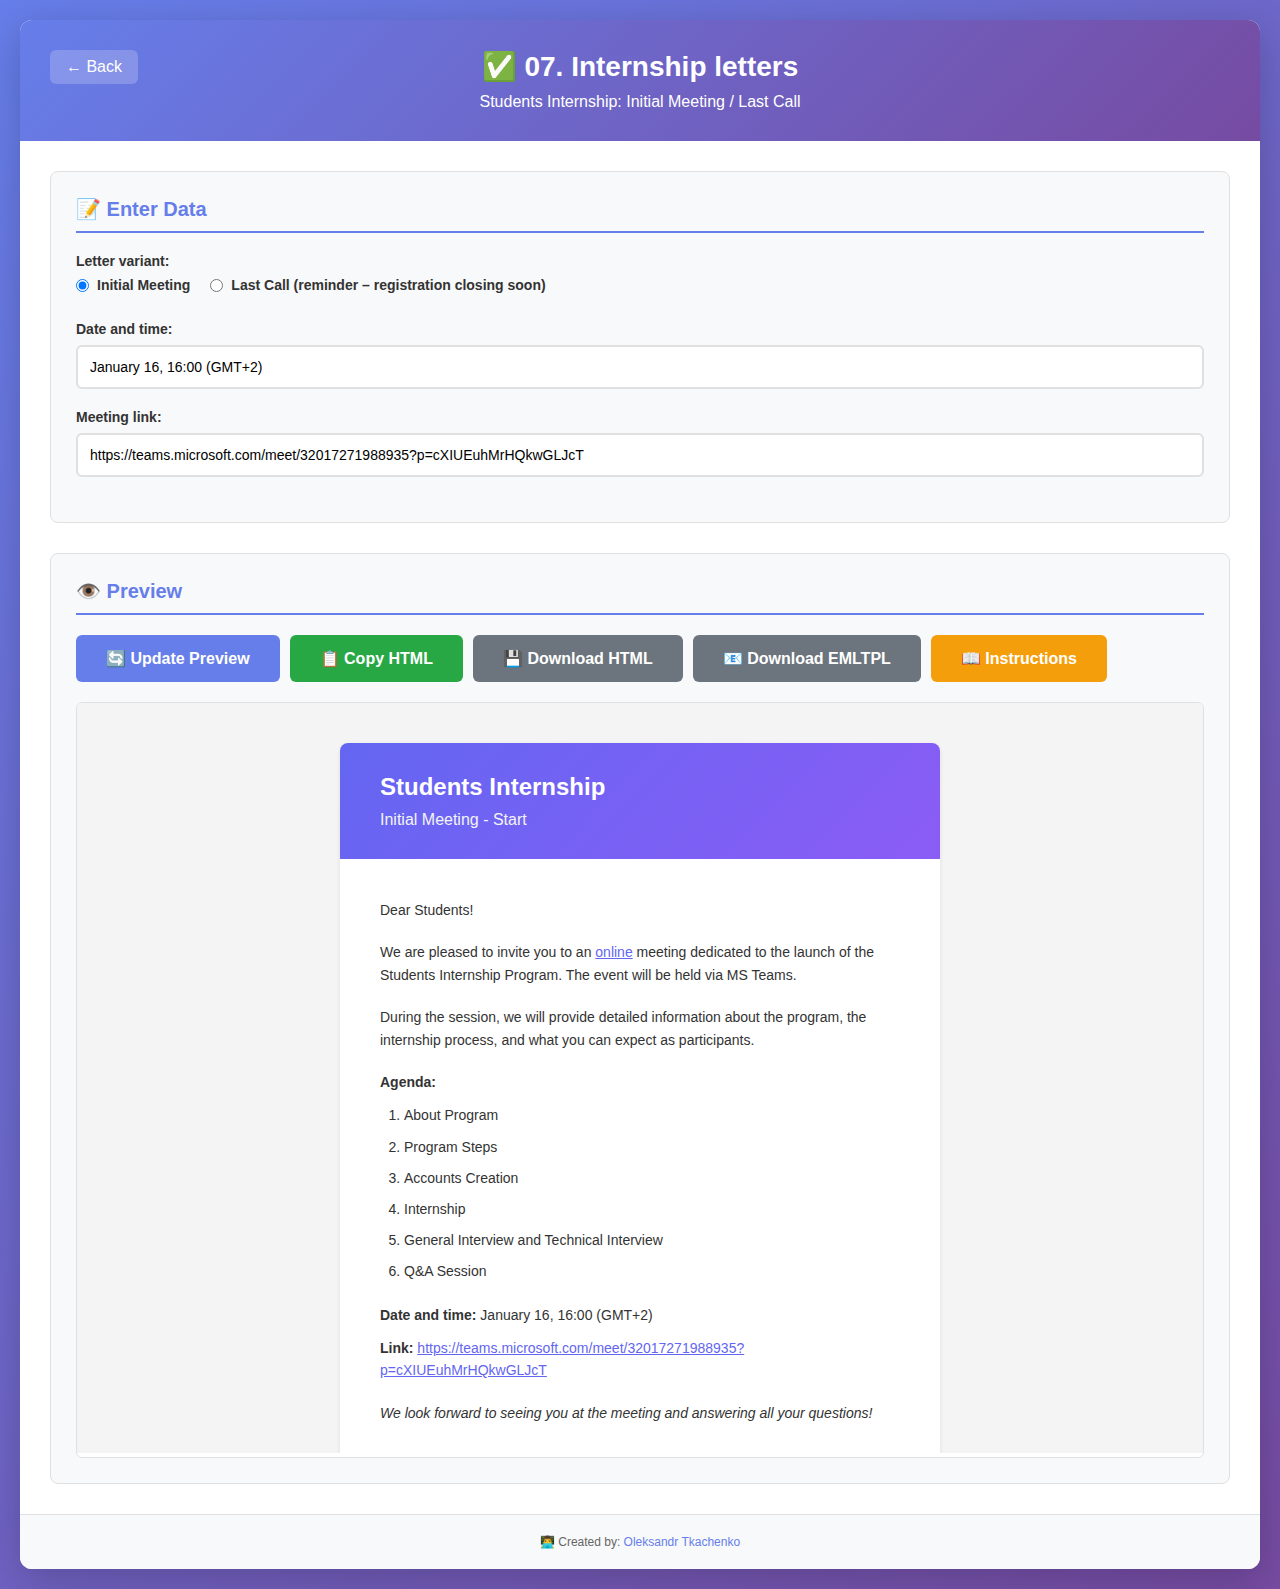
<file: 07.html>
<!DOCTYPE html>
<html lang="en">
<head>
    <meta charset="UTF-8">
    <meta name="viewport" content="width=device-width, initial-scale=1.0">
    <title>07. Internship letters - X-Stack Letter Generator</title>
    <style>
        * { margin: 0; padding: 0; box-sizing: border-box; }
        body {
            font-family: -apple-system, BlinkMacSystemFont, 'Segoe UI', Roboto, Oxygen, Ubuntu, Cantarell, sans-serif;
            background: linear-gradient(135deg, #667eea 0%, #764ba2 100%);
            padding: 20px;
            min-height: 100vh;
        }
        .container {
            max-width: 1400px;
            margin: 0 auto;
            background: white;
            border-radius: 12px;
            box-shadow: 0 10px 40px rgba(0,0,0,0.2);
            overflow: hidden;
        }
        .header {
            background: linear-gradient(135deg, #667eea 0%, #764ba2 100%);
            color: white;
            padding: 30px;
            text-align: center;
            position: relative;
        }
        .header h1 { font-size: 28px; margin-bottom: 10px; }
        .back-link {
            position: absolute;
            top: 30px;
            left: 30px;
            color: white;
            text-decoration: none;
            font-size: 16px;
            padding: 8px 16px;
            background: rgba(255,255,255,0.2);
            border-radius: 6px;
            transition: background 0.3s;
        }
        .back-link:hover { background: rgba(255,255,255,0.3); }
        .content {
            display: grid;
            grid-template-columns: 1fr;
            gap: 30px;
            padding: 30px;
        }
        .form-section {
            background: #f8f9fa;
            padding: 25px;
            border-radius: 8px;
            border: 1px solid #e0e0e0;
        }
        .form-section h2 {
            color: #667eea;
            margin-bottom: 20px;
            font-size: 20px;
            border-bottom: 2px solid #667eea;
            padding-bottom: 10px;
        }
        .form-group { margin-bottom: 20px; }
        label {
            display: block;
            margin-bottom: 8px;
            color: #333;
            font-weight: 600;
            font-size: 14px;
        }
        input[type="text"],
        input[type="number"],
        select {
            width: 100%;
            padding: 12px;
            border: 2px solid #e0e0e0;
            border-radius: 6px;
            font-size: 14px;
            transition: border-color 0.3s;
        }
        input:focus, select:focus {
            outline: none;
            border-color: #667eea;
        }
        .toggle-group {
            display: flex;
            gap: 20px;
            align-items: center;
            flex-wrap: wrap;
        }
        .toggle-option {
            display: flex;
            align-items: center;
            gap: 8px;
            cursor: pointer;
        }
        .toggle-option input { width: auto; }
        .preview-section {
            background: #f8f9fa;
            padding: 25px;
            border-radius: 8px;
            border: 1px solid #e0e0e0;
        }
        .preview-section h2 {
            color: #667eea;
            margin-bottom: 20px;
            font-size: 20px;
            border-bottom: 2px solid #667eea;
            padding-bottom: 10px;
        }
        .btn {
            padding: 14px 30px;
            border: none;
            border-radius: 6px;
            font-size: 16px;
            font-weight: 600;
            cursor: pointer;
            transition: all 0.3s;
        }
        .btn-primary { background: #667eea; color: white; }
        .btn-primary:hover { background: #5568d3; transform: translateY(-2px); box-shadow: 0 4px 12px rgba(102, 126, 234, 0.4); }
        .btn-success { background: #28a745; color: white; }
        .btn-success:hover { background: #218838; }
        .btn-secondary { background: #6c757d; color: white; }
        .btn-secondary:hover { background: #5a6268; }
        #preview { width: 100%; height: 600px; border: none; background: white; }
    </style>
</head>
<body>
    <div class="container">
        <div class="header">
            <a href="index.html" class="back-link">← Back</a>
            <h1>✅ 07. Internship letters</h1>
            <p>Students Internship: Initial Meeting / Last Call</p>
        </div>
        <div class="content">
            <div class="form-section">
                <h2>📝 Enter Data</h2>
                <form id="internshipForm">
                    <div class="form-group">
                        <label>Letter variant:</label>
                        <div class="toggle-group">
                            <label class="toggle-option">
                                <input type="radio" name="variant" value="initial" checked> Initial Meeting
                            </label>
                            <label class="toggle-option">
                                <input type="radio" name="variant" value="lastcall"> Last Call (reminder – registration closing soon)
                            </label>
                        </div>
                    </div>
                    <div class="form-group">
                        <label for="dateTime">Date and time:</label>
                        <input type="text" id="dateTime" value="January 16, 16:00 (GMT+2)" placeholder="e.g. January 16, 16:00 (GMT+2)" required>
                    </div>
                    <div class="form-group">
                        <label for="meetingLink">Meeting link:</label>
                        <input type="text" id="meetingLink" value="https://teams.microsoft.com/meet/32017271988935?p=cXIUEuhMrHQkwGLJcT" placeholder="https://..." required>
                    </div>
                </form>
            </div>
            <div class="preview-section">
                <h2>👁️ Preview</h2>
                <div style="display: flex; flex-wrap: wrap; gap: 10px; margin-bottom: 20px;">
                    <button class="btn btn-primary" onclick="updatePreview()">🔄 Update Preview</button>
                    <button class="btn btn-success" onclick="copyInternshipHTML()">📋 Copy HTML</button>
                    <button class="btn btn-secondary" onclick="downloadInternshipHTML()">💾 Download HTML</button>
                    <button class="btn btn-secondary" onclick="downloadInternshipEMLTPL()">📧 Download EMLTPL</button>
                    <button class="btn" style="background: #f59e0b; color: white; border: none;" onclick="window.open('09.html', '_blank')">📖 Instructions</button>
                </div>
                <div style="background: white; border: 1px solid #e0e0e0; border-radius: 6px; overflow: hidden;">
                    <iframe id="preview" src="about:blank" style="width: 100%; height: 750px; border: none;"></iframe>
                </div>
            </div>
        </div>
        <div id="htmlOutput" style="display: none;">
            <textarea id="htmlCode" readonly></textarea>
        </div>
        <div style="text-align: center; padding: 20px; background: #f8f9fa; border-top: 1px solid #e0e0e0; color: #666; font-size: 12px;">
            <p style="margin: 0;">👨‍💻 Created by: <a href="mailto:Oleksandr_Tkachenko3@epam.com" style="color: #667eea; text-decoration: none;">Oleksandr Tkachenko</a></p>
        </div>
    </div>
    <script>
        function getVariant() {
            return document.querySelector('input[name="variant"]:checked').value;
        }
        function escapeHtml(text) {
            const div = document.createElement('div');
            div.textContent = text;
            return div.innerHTML;
        }
        function generateInternshipHTML(forEmail) {
            const isLastCall = getVariant() === 'lastcall';
            const dateTime = document.getElementById('dateTime').value || 'January 16, 16:00 (GMT+2)';
            const meetingLink = document.getElementById('meetingLink').value || '[LINK]';
            const headerBg = forEmail
                ? 'background-color: #6366f1; background: #6366f1;'
                : 'background: linear-gradient(135deg, #6366f1 0%, #8b5cf6 100%);';
            const footerBg = forEmail
                ? 'background-color: #f0f4ff; background: #f0f4ff;'
                : 'background: linear-gradient(to bottom, #f0f4ff 0%, #eef2ff 100%); background-color: #f0f4ff;';
            const headerTitle = 'Students Internship';
            const headerSubtitle = isLastCall ? 'Initial Meeting - Last Call' : 'Initial Meeting - Start';
            const introParagraph = isLastCall
                ? 'This is a friendly reminder that registration for the Students Internship Program is about to close. We are pleased to invite you to an <a href="' + escapeHtml(meetingLink) + '" style="color: #6366f1; text-decoration: underline;">online</a> meeting dedicated to the launch of the program. The event will be held via MS Teams.'
                : 'We are pleased to invite you to an <a href="' + escapeHtml(meetingLink) + '" style="color: #6366f1; text-decoration: underline;">online</a> meeting dedicated to the launch of the Students Internship Program. The event will be held via MS Teams.';
            const closingParagraph = isLastCall
                ? 'Do not miss the chance to join – we look forward to seeing you at the meeting and answering all your questions!'
                : 'We look forward to seeing you at the meeting and answering all your questions!';
            return `
<!DOCTYPE html>
<html>
<head>
    <meta charset="UTF-8">
    <!--[if mso]>
    <style type="text/css"> body, table, td { font-family: Arial, sans-serif !important; } </style>
    <![endif]-->
</head>
<body style="margin: 0; padding: 0; font-family: Arial, sans-serif; background-color: #f4f4f4;">
    <table role="presentation" cellspacing="0" cellpadding="0" border="0" width="100%" style="background-color: #f4f4f4;">
        <tr>
            <td style="padding: 40px 20px;">
                <table role="presentation" cellspacing="0" cellpadding="0" border="0" width="600" style="margin: 0 auto; background-color: #ffffff; border-radius: 8px; box-shadow: 0 2px 4px rgba(0,0,0,0.1);">
                    <tr>
                        <td style="padding: 30px 40px; ${headerBg} border-radius: 8px 8px 0 0;">
                            <h1 style="margin: 0; color: #ffffff; font-size: 24px; font-weight: bold; font-family: Arial, sans-serif;">${escapeHtml(headerTitle)}</h1>
                            <p style="margin: 10px 0 0 0; color: #f3f4f6; font-size: 16px; font-family: Arial, sans-serif;">${escapeHtml(headerSubtitle)}</p>
                        </td>
                    </tr>
                    <tr>
                        <td style="padding: 40px;">
                            <p style="margin: 0 0 20px 0; color: #333333; font-size: 14px; line-height: 1.6; font-family: Arial, sans-serif;">Dear Students!</p>
                            <p style="margin: 0 0 20px 0; color: #333333; font-size: 14px; line-height: 1.6; font-family: Arial, sans-serif;">${introParagraph}</p>
                            <p style="margin: 0 0 20px 0; color: #333333; font-size: 14px; line-height: 1.6; font-family: Arial, sans-serif;">During the session, we will provide detailed information about the program, the internship process, and what you can expect as participants.</p>
                            <p style="margin: 0 0 10px 0; color: #333333; font-size: 14px; line-height: 1.6; font-family: Arial, sans-serif;"><strong>Agenda:</strong></p>
                            <ol style="margin: 0 0 20px 0; padding-left: 24px; color: #333333; font-size: 14px; line-height: 1.8; font-family: Arial, sans-serif;">
                                <li style="margin-bottom: 6px;">About Program</li>
                                <li style="margin-bottom: 6px;">Program Steps</li>
                                <li style="margin-bottom: 6px;">Accounts Creation</li>
                                <li style="margin-bottom: 6px;">Internship</li>
                                <li style="margin-bottom: 6px;">General Interview and Technical Interview</li>
                                <li style="margin-bottom: 6px;">Q&amp;A Session</li>
                            </ol>
                            <p style="margin: 0 0 10px 0; color: #333333; font-size: 14px; line-height: 1.6; font-family: Arial, sans-serif;"><strong>Date and time:</strong> ${escapeHtml(dateTime)}</p>
                            <p style="margin: 0 0 20px 0; color: #333333; font-size: 14px; line-height: 1.6; font-family: Arial, sans-serif;"><strong>Link:</strong> <a href="${escapeHtml(meetingLink)}" style="color: #6366f1; text-decoration: underline;">${escapeHtml(meetingLink)}</a></p>
                            <p style="margin: 0; color: #333333; font-size: 14px; line-height: 1.6; font-family: Arial, sans-serif; font-style: italic;">${closingParagraph}</p>
                        </td>
                    </tr>
                    <tr>
                        <td style="padding: 20px 40px; ${footerBg} border-top: 2px solid #c7d2fe; border-radius: 0 0 8px 8px;">
                            <p style="margin: 0; color: #6366f1; font-size: 12px; font-weight: 600; text-align: center; font-family: Arial, sans-serif;">Students Internship</p>
                        </td>
                    </tr>
                </table>
            </td>
        </tr>
    </table>
</body>
</html>`;
        }
        function getInternshipSubject() {
            const isLastCall = getVariant() === 'lastcall';
            return isLastCall
                ? '[EPAM Campus UA] Students Internship: Last Call - Registration closing soon'
                : '[EPAM Campus UA] Students Internship: Initial meeting';
        }
        function updatePreview() {
            const preview = document.getElementById('preview');
            preview.srcdoc = generateInternshipHTML(false);
            const htmlCodeEl = document.getElementById('htmlCode');
            if (htmlCodeEl) htmlCodeEl.value = generateInternshipHTML(true);
        }
        function copyInternshipHTML() {
            const html = document.getElementById('htmlCode').value || generateInternshipHTML(true);
            if (navigator.clipboard && navigator.clipboard.writeText) {
                navigator.clipboard.writeText(html).then(() => alert('✅ HTML copied to clipboard!')).catch(() => fallbackCopy(html));
            } else fallbackCopy(html);
        }
        function fallbackCopy(text) {
            const ta = document.createElement('textarea');
            ta.value = text;
            ta.style.position = 'fixed';
            ta.style.left = '-999999px';
            document.body.appendChild(ta);
            ta.select();
            try {
                document.execCommand('copy');
                alert('✅ HTML copied to clipboard!');
            } catch (e) { alert('❌ Failed to copy.'); }
            document.body.removeChild(ta);
        }
        function downloadInternshipHTML() {
            const html = document.getElementById('htmlCode').value || generateInternshipHTML(true);
            const blob = new Blob([html], { type: 'text/html' });
            const url = URL.createObjectURL(blob);
            const a = document.createElement('a');
            a.href = url;
            a.download = getVariant() === 'lastcall' ? 'Internship_Last_Call.html' : 'Internship_Initial_Meeting.html';
            document.body.appendChild(a);
            a.click();
            document.body.removeChild(a);
            URL.revokeObjectURL(url);
        }
        function downloadInternshipEMLTPL() {
            const html = document.getElementById('htmlCode').value || generateInternshipHTML(true);
            const subject = getInternshipSubject();
            const emltpl = [
                'MIME-Version: 1.0',
                'Content-Type: text/html; charset=UTF-8',
                'Subject: ' + subject,
                'X-Uniform-Type-Identifier: com.apple.mail.eml',
                '',
                html
            ].join('\r\n');
            const blob = new Blob([emltpl], { type: 'message/rfc822' });
            const url = URL.createObjectURL(blob);
            const a = document.createElement('a');
            a.href = url;
            a.download = getVariant() === 'lastcall' ? 'Internship_Last_Call.emltpl' : 'Internship_Initial_Meeting.emltpl';
            document.body.appendChild(a);
            a.click();
            document.body.removeChild(a);
            URL.revokeObjectURL(url);
        }
        window.addEventListener('DOMContentLoaded', () => {
            updatePreview();
            document.getElementById('dateTime').addEventListener('input', updatePreview);
            document.getElementById('meetingLink').addEventListener('input', updatePreview);
            document.querySelectorAll('input[name="variant"]').forEach(el => el.addEventListener('change', updatePreview));
        });
    </script>
</body>
</html>
</file>
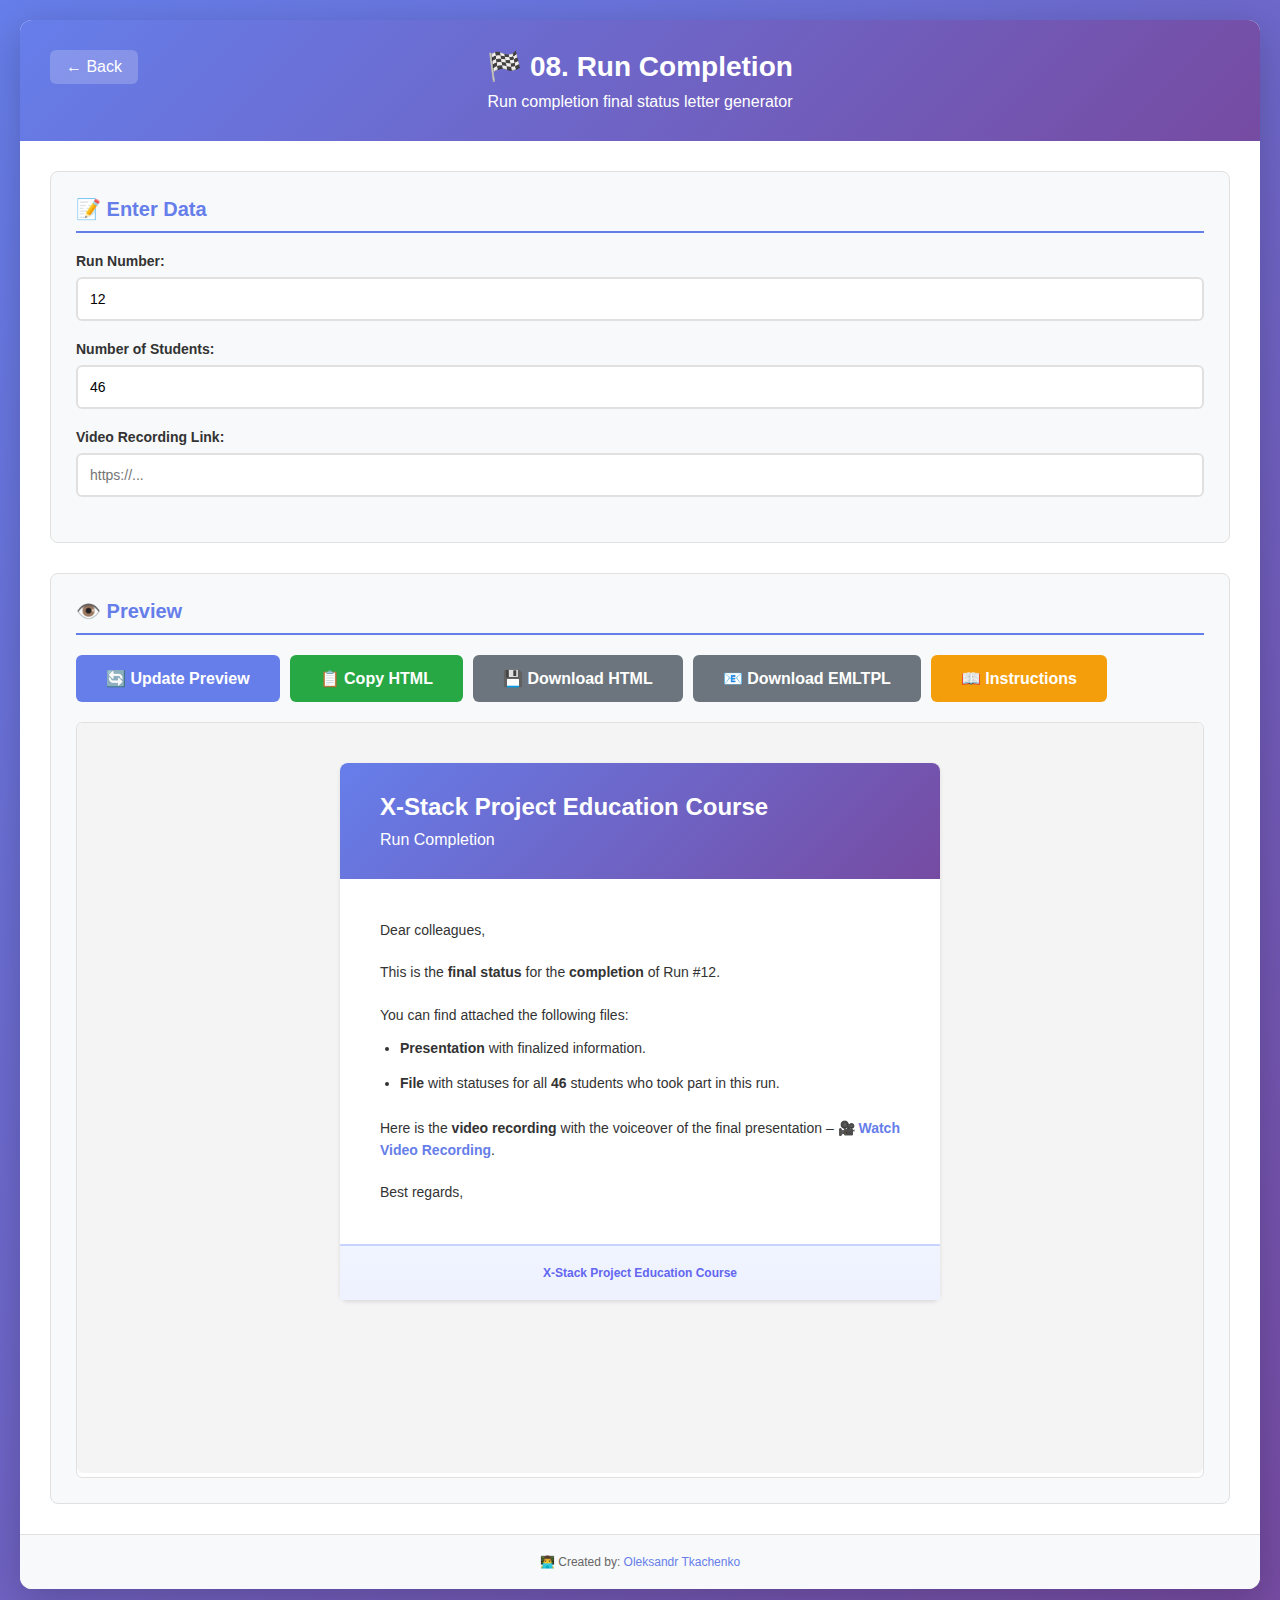
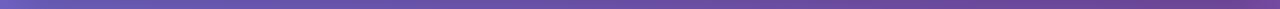
<file: 08.html>
<!DOCTYPE html>
    <html lang="en">
<head>
    <meta charset="UTF-8">
    <meta name="viewport" content="width=device-width, initial-scale=1.0">
    <title>08. Run Completion - X-Stack Letter Generator</title>
    <style>
        * {
            margin: 0;
            padding: 0;
            box-sizing: border-box;
        }
        
        body {
            font-family: -apple-system, BlinkMacSystemFont, 'Segoe UI', Roboto, Oxygen, Ubuntu, Cantarell, sans-serif;
            background: linear-gradient(135deg, #667eea 0%, #764ba2 100%);
            padding: 20px;
            min-height: 100vh;
        }
        
        .container {
            max-width: 1400px;
            margin: 0 auto;
            background: white;
            border-radius: 12px;
            box-shadow: 0 10px 40px rgba(0,0,0,0.2);
            overflow: hidden;
        }
        
        .header {
            background: linear-gradient(135deg, #667eea 0%, #764ba2 100%);
            color: white;
            padding: 30px;
            text-align: center;
            position: relative;
        }
        
        .header h1 {
            font-size: 28px;
            margin-bottom: 10px;
        }
        
        .back-link {
            position: absolute;
            top: 30px;
            left: 30px;
            color: white;
            text-decoration: none;
            font-size: 16px;
            padding: 8px 16px;
            background: rgba(255,255,255,0.2);
            border-radius: 6px;
            transition: background 0.3s;
        }
        
        .back-link:hover {
            background: rgba(255,255,255,0.3);
        }
        
        .content {
            display: grid;
            grid-template-columns: 1fr;
            gap: 30px;
            padding: 30px;
        }
        
        .form-section {
            background: #f8f9fa;
            padding: 25px;
            border-radius: 8px;
            border: 1px solid #e0e0e0;
        }
        
        .form-section h2 {
            color: #667eea;
            margin-bottom: 20px;
            font-size: 20px;
            border-bottom: 2px solid #667eea;
            padding-bottom: 10px;
        }
        
        .form-group {
            margin-bottom: 20px;
        }
        
        label {
            display: block;
            margin-bottom: 8px;
            color: #333;
            font-weight: 600;
            font-size: 14px;
        }
        
        input[type="text"],
        input[type="number"] {
            width: 100%;
            padding: 12px;
            border: 2px solid #e0e0e0;
            border-radius: 6px;
            font-size: 14px;
            transition: border-color 0.3s;
        }
        
        input[type="text"]:focus,
        input[type="number"]:focus {
            outline: none;
            border-color: #667eea;
        }
        
        .preview-section {
            background: #f8f9fa;
            padding: 25px;
            border-radius: 8px;
            border: 1px solid #e0e0e0;
        }
        
        .preview-section h2 {
            color: #667eea;
            margin-bottom: 20px;
            font-size: 20px;
            border-bottom: 2px solid #667eea;
            padding-bottom: 10px;
        }
        
        .btn {
            padding: 14px 30px;
            border: none;
            border-radius: 6px;
            font-size: 16px;
            font-weight: 600;
            cursor: pointer;
            transition: all 0.3s;
        }
        
        .btn-primary {
            background: #667eea;
            color: white;
        }
        
        .btn-primary:hover {
            background: #5568d3;
            transform: translateY(-2px);
            box-shadow: 0 4px 12px rgba(102, 126, 234, 0.4);
        }
        
        .btn-success {
            background: #28a745;
            color: white;
        }
        
        .btn-success:hover {
            background: #218838;
        }
        
        .btn-secondary {
            background: #6c757d;
            color: white;
        }
        
        .btn-secondary:hover {
            background: #5a6268;
        }
        
        #preview {
            width: 100%;
            height: 600px;
            border: 2px solid #e0e0e0;
            border-radius: 6px;
            background: white;
        }
    </style>
</head>
<body>
    <div class="container">
        <div class="header">
            <a href="index.html" class="back-link">← Back</a>
            <h1>🏁 08. Run Completion</h1>
            <p>Run completion final status letter generator</p>
        </div>
        
        <div class="content">
            <!-- Form Section -->
            <div class="form-section">
                <h2>📝 Enter Data</h2>
                
                <form id="runCompletionForm">
                    <div class="form-group">
                        <label for="runNumber">Run Number:</label>
                        <input type="number" id="runNumber" value="12" required>
                    </div>
                    
                    <div class="form-group">
                        <label for="studentsCount">Number of Students:</label>
                        <input type="number" id="studentsCount" value="46" required>
                    </div>
                    
                    <div class="form-group">
                        <label for="videoLink">Video Recording Link:</label>
                        <input type="text" id="videoLink" placeholder="https://..." required>
                    </div>
                </form>
            </div>
            
            <!-- Preview Section -->
            <div class="preview-section">
                <h2>👁️ Preview</h2>
                <div style="display: flex; gap: 10px; margin-bottom: 20px;">
                    <button class="btn btn-primary" onclick="updatePreview()">🔄 Update Preview</button>
                    <button class="btn btn-success" onclick="copyRunCompletionHTML()">📋 Copy HTML</button>
                    <button class="btn btn-secondary" onclick="downloadRunCompletionHTML()">💾 Download HTML</button>
                    <button class="btn btn-secondary" onclick="downloadRunCompletionEMLTPL()">📧 Download EMLTPL</button>
                    <button class="btn" style="background: #f59e0b; color: white; border: none;" onclick="window.open('09.html', '_blank')">📖 Instructions</button>
                </div>
                <div style="background: white; border: 1px solid #e0e0e0; border-radius: 6px; overflow: hidden;">
                    <iframe id="preview" src="about:blank" style="width: 100%; height: 750px; border: none;"></iframe>
                </div>
            </div>
        </div>
        
        <div id="htmlOutput" style="display: none;">
            <textarea id="htmlCode" readonly></textarea>
        </div>
        
        <div style="text-align: center; padding: 20px; background: #f8f9fa; border-top: 1px solid #e0e0e0; color: #666; font-size: 12px;">
            <p style="margin: 0;">👨‍💻 Created by: <a href="mailto:Oleksandr_Tkachenko3@epam.com" style="color: #667eea; text-decoration: none;">Oleksandr Tkachenko</a></p>
        </div>
    </div>
    
    <script>
        function generateRunCompletionHTML(forEmail) {
            const runNumber = document.getElementById('runNumber').value || '12';
            const studentsCount = document.getElementById('studentsCount').value || '46';
            const videoLink = document.getElementById('videoLink').value || '[LINK]';
            const headerBg = forEmail
                ? 'background-color: #667eea; background: #667eea;'
                : 'background: linear-gradient(135deg, #667eea 0%, #764ba2 100%);';
            const footerBg = forEmail
                ? 'background-color: #f0f4ff; background: #f0f4ff;'
                : 'background: linear-gradient(to bottom, #f0f4ff 0%, #eef2ff 100%); background-color: #f0f4ff;';
            
            return `
<!DOCTYPE html>
<html>
<head>
    <meta charset="UTF-8">
    <!--[if mso]>
    <style type="text/css">
        body, table, td {font-family: Arial, sans-serif !important;}
    </style>
    <![endif]-->
</head>
<body style="margin: 0; padding: 0; font-family: Arial, sans-serif; background-color: #f4f4f4;">
    <table role="presentation" cellspacing="0" cellpadding="0" border="0" width="100%" style="background-color: #f4f4f4;">
        <tr>
            <td style="padding: 40px 20px;">
                <table role="presentation" cellspacing="0" cellpadding="0" border="0" width="600" style="margin: 0 auto; background-color: #ffffff; border-radius: 8px; box-shadow: 0 2px 4px rgba(0,0,0,0.1);">
                    <!-- Header -->
                    <tr>
                        <td style="padding: 30px 40px; ${headerBg} border-radius: 8px 8px 0 0;">
                            <h1 style="margin: 0; color: #ffffff; font-size: 24px; font-weight: bold; font-family: Arial, sans-serif;">
                                X-Stack Project Education Course
                            </h1>
                            <p style="margin: 10px 0 0 0; color: #ffffff; font-size: 16px; font-family: Arial, sans-serif;">
                                Run Completion
                            </p>
                        </td>
                    </tr>
                    
                    <!-- Content -->
                    <tr>
                        <td style="padding: 40px;">
                            <p style="margin: 0 0 20px 0; color: #333333; font-size: 14px; line-height: 1.6; font-family: Arial, sans-serif;">
                                Dear colleagues,
                            </p>
                            
                            <p style="margin: 0 0 20px 0; color: #333333; font-size: 14px; line-height: 1.6; font-family: Arial, sans-serif;">
                                This is the <strong>final status</strong> for the <strong>completion</strong> of Run #${escapeHtml(runNumber)}.
                            </p>
                            
                            <p style="margin: 0 0 10px 0; color: #333333; font-size: 14px; line-height: 1.6; font-family: Arial, sans-serif;">
                                You can find attached the following files:
                            </p>
                            
                            <ul style="margin: 0 0 20px 0; padding-left: 20px; color: #333333; font-size: 14px; line-height: 1.8; font-family: Arial, sans-serif;">
                                <li style="margin-bottom: 10px;">
                                    <strong>Presentation</strong> with finalized information.
                                </li>
                                <li style="margin-bottom: 10px;">
                                    <strong>File</strong> with statuses for all <strong>${escapeHtml(studentsCount)}</strong> students who took part in this run.
                                </li>
                            </ul>
                            
                            <p style="margin: 0 0 20px 0; color: #333333; font-size: 14px; line-height: 1.6; font-family: Arial, sans-serif;">
                                Here is the <strong>video recording</strong> with the voiceover of the final presentation – <a href="${escapeHtml(videoLink)}" style="color: #667eea; text-decoration: none; font-weight: 600;">🎥 Watch Video Recording</a>.
                            </p>
                            
                            <p style="margin: 0; color: #333333; font-size: 14px; line-height: 1.6; font-family: Arial, sans-serif;">
                                Best regards,
                            </p>
                        </td>
                    </tr>
                    
                    <!-- Footer -->
                    <tr>
                        <td style="padding: 20px 40px; ${footerBg} border-top: 2px solid #c7d2fe;">
                            <p style="margin: 0; color: #6366f1; font-size: 12px; font-weight: 600; text-align: center; font-family: Arial, sans-serif;">
                                X-Stack Project Education Course
                            </p>
                        </td>
                    </tr>
                </table>
            </td>
        </tr>
    </table>
</body>
</html>
            `;
        }
        
        function escapeHtml(text) {
            const div = document.createElement('div');
            div.textContent = text;
            return div.innerHTML;
        }
        
        function updatePreview() {
            const preview = document.getElementById('preview');
            preview.srcdoc = generateRunCompletionHTML(false);
            const htmlCodeEl = document.getElementById('htmlCode');
            if (htmlCodeEl) htmlCodeEl.value = generateRunCompletionHTML(true);
        }
        
        function copyRunCompletionHTML() {
            const html = document.getElementById('htmlCode').value || generateRunCompletionHTML(true);
            if (navigator.clipboard && navigator.clipboard.writeText) {
                navigator.clipboard.writeText(html).then(() => {
                    alert('✅ HTML copied to clipboard!');
                }).catch(err => {
                    console.error('Failed to copy:', err);
                    fallbackCopy(html);
                });
            } else {
                fallbackCopy(html);
            }
        }
        
        function fallbackCopy(text) {
            const textArea = document.createElement('textarea');
            textArea.value = text;
            textArea.style.position = 'fixed';
            textArea.style.left = '-999999px';
            document.body.appendChild(textArea);
            textArea.select();
            try {
                document.execCommand('copy');
                alert('✅ HTML copied to clipboard!');
            } catch (err) {
                alert('❌ Failed to copy. Please select and copy manually.');
            }
            document.body.removeChild(textArea);
        }
        
        function downloadRunCompletionHTML() {
            const html = document.getElementById('htmlCode').value || generateRunCompletionHTML(true);
            const blob = new Blob([html], { type: 'text/html' });
            const url = URL.createObjectURL(blob);
            const a = document.createElement('a');
            a.href = url;
            a.download = `Run_Completion_Run${document.getElementById('runNumber').value || '12'}.html`;
            document.body.appendChild(a);
            a.click();
            document.body.removeChild(a);
            URL.revokeObjectURL(url);
        }
        
        function downloadRunCompletionEMLTPL() {
            const html = document.getElementById('htmlCode').value || generateRunCompletionHTML(true);
            if (!html || html.length < 100) {
                alert('Please generate the letter first (Update Preview)');
                return;
            }
            const runNumber = document.getElementById('runNumber').value || '12';
            const subject = `[GPE] Run Completion - Run#${runNumber}`;
            const emltpl = [
                'MIME-Version: 1.0',
                'Content-Type: text/html; charset=UTF-8',
                'Subject: ' + subject,
                'X-Uniform-Type-Identifier: com.apple.mail.eml',
                '',
                html
            ].join('\r\n');
            const blob = new Blob([emltpl], { type: 'message/rfc822' });
            const url = URL.createObjectURL(blob);
            const a = document.createElement('a');
            a.href = url;
            a.download = `Run_Completion_Run${runNumber}.emltpl`;
            document.body.appendChild(a);
            a.click();
            document.body.removeChild(a);
            URL.revokeObjectURL(url);
        }
        
        // Initialize preview on load
        window.addEventListener('DOMContentLoaded', () => {
            updatePreview();
            
            // Auto-update preview when form fields change
            document.getElementById('runNumber').addEventListener('input', updatePreview);
            document.getElementById('studentsCount').addEventListener('input', updatePreview);
            document.getElementById('videoLink').addEventListener('input', updatePreview);
        });
    </script>
</body>
</html>
</file>
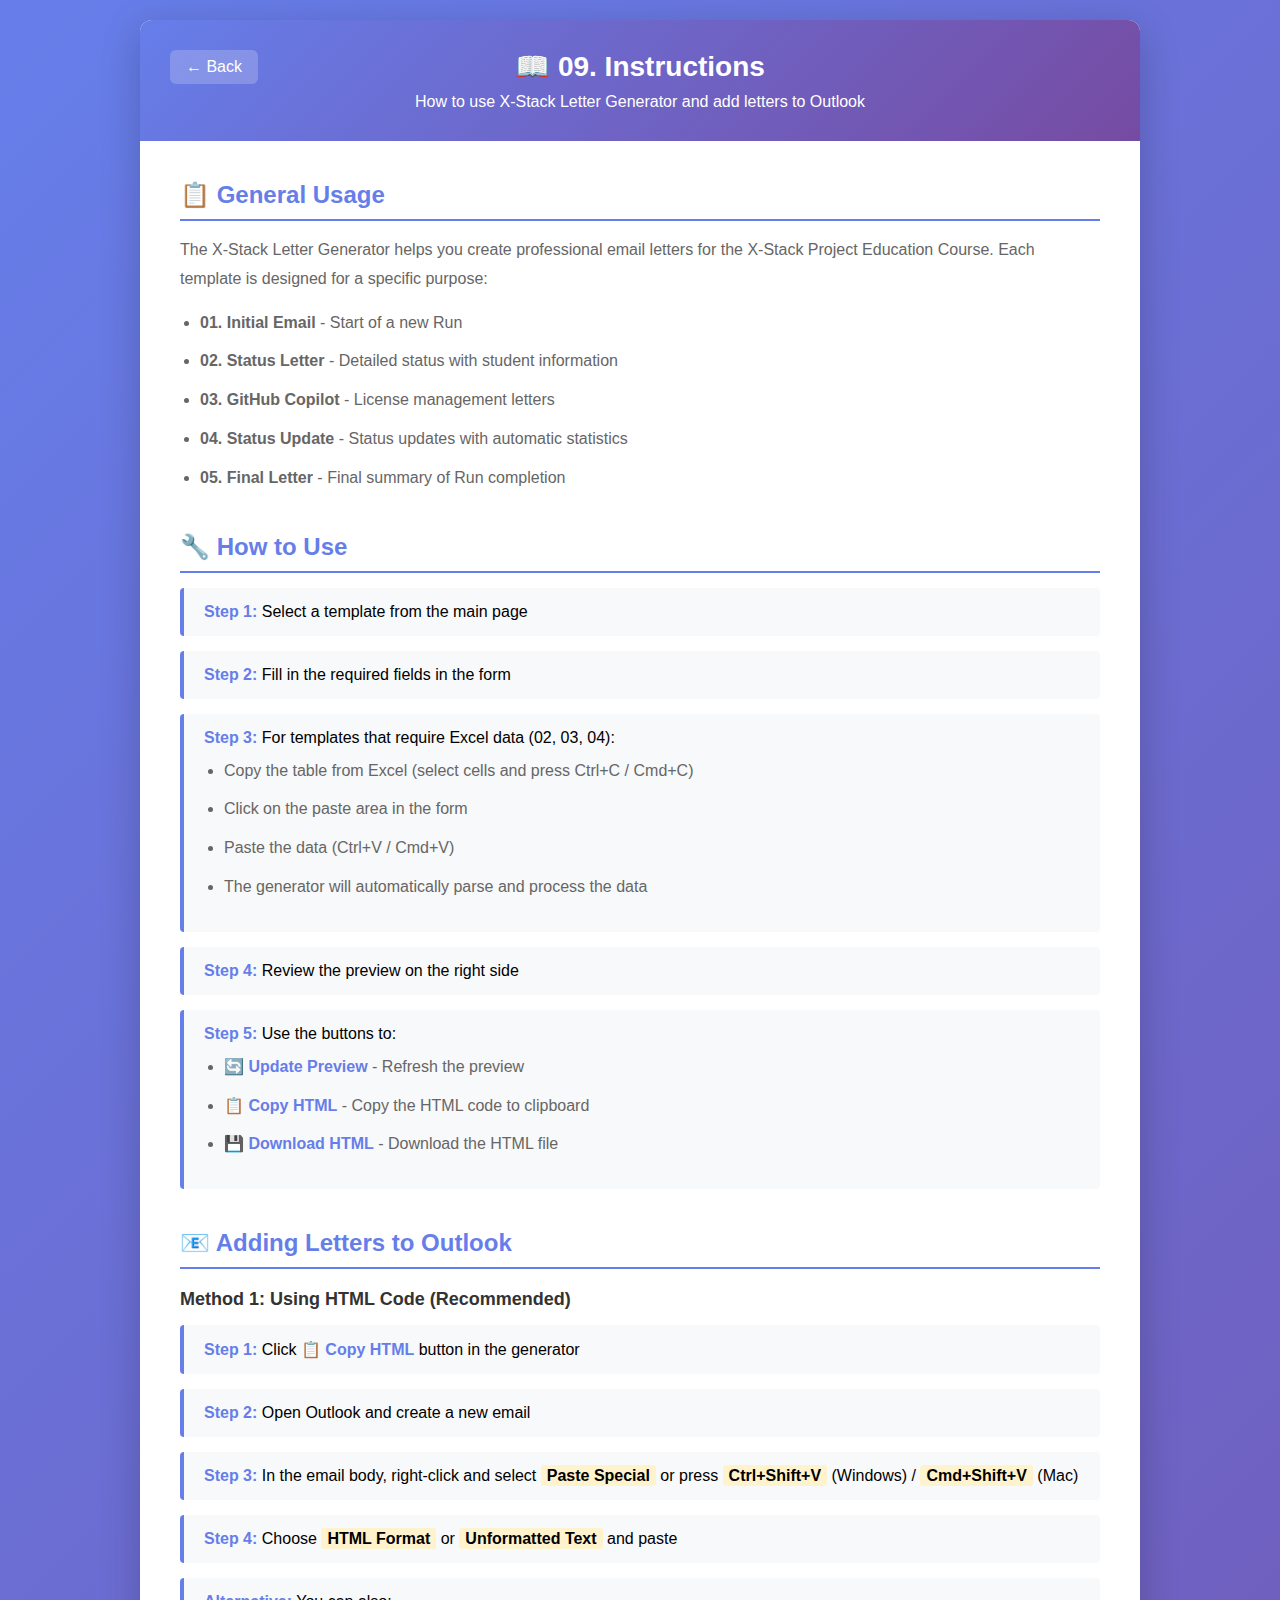
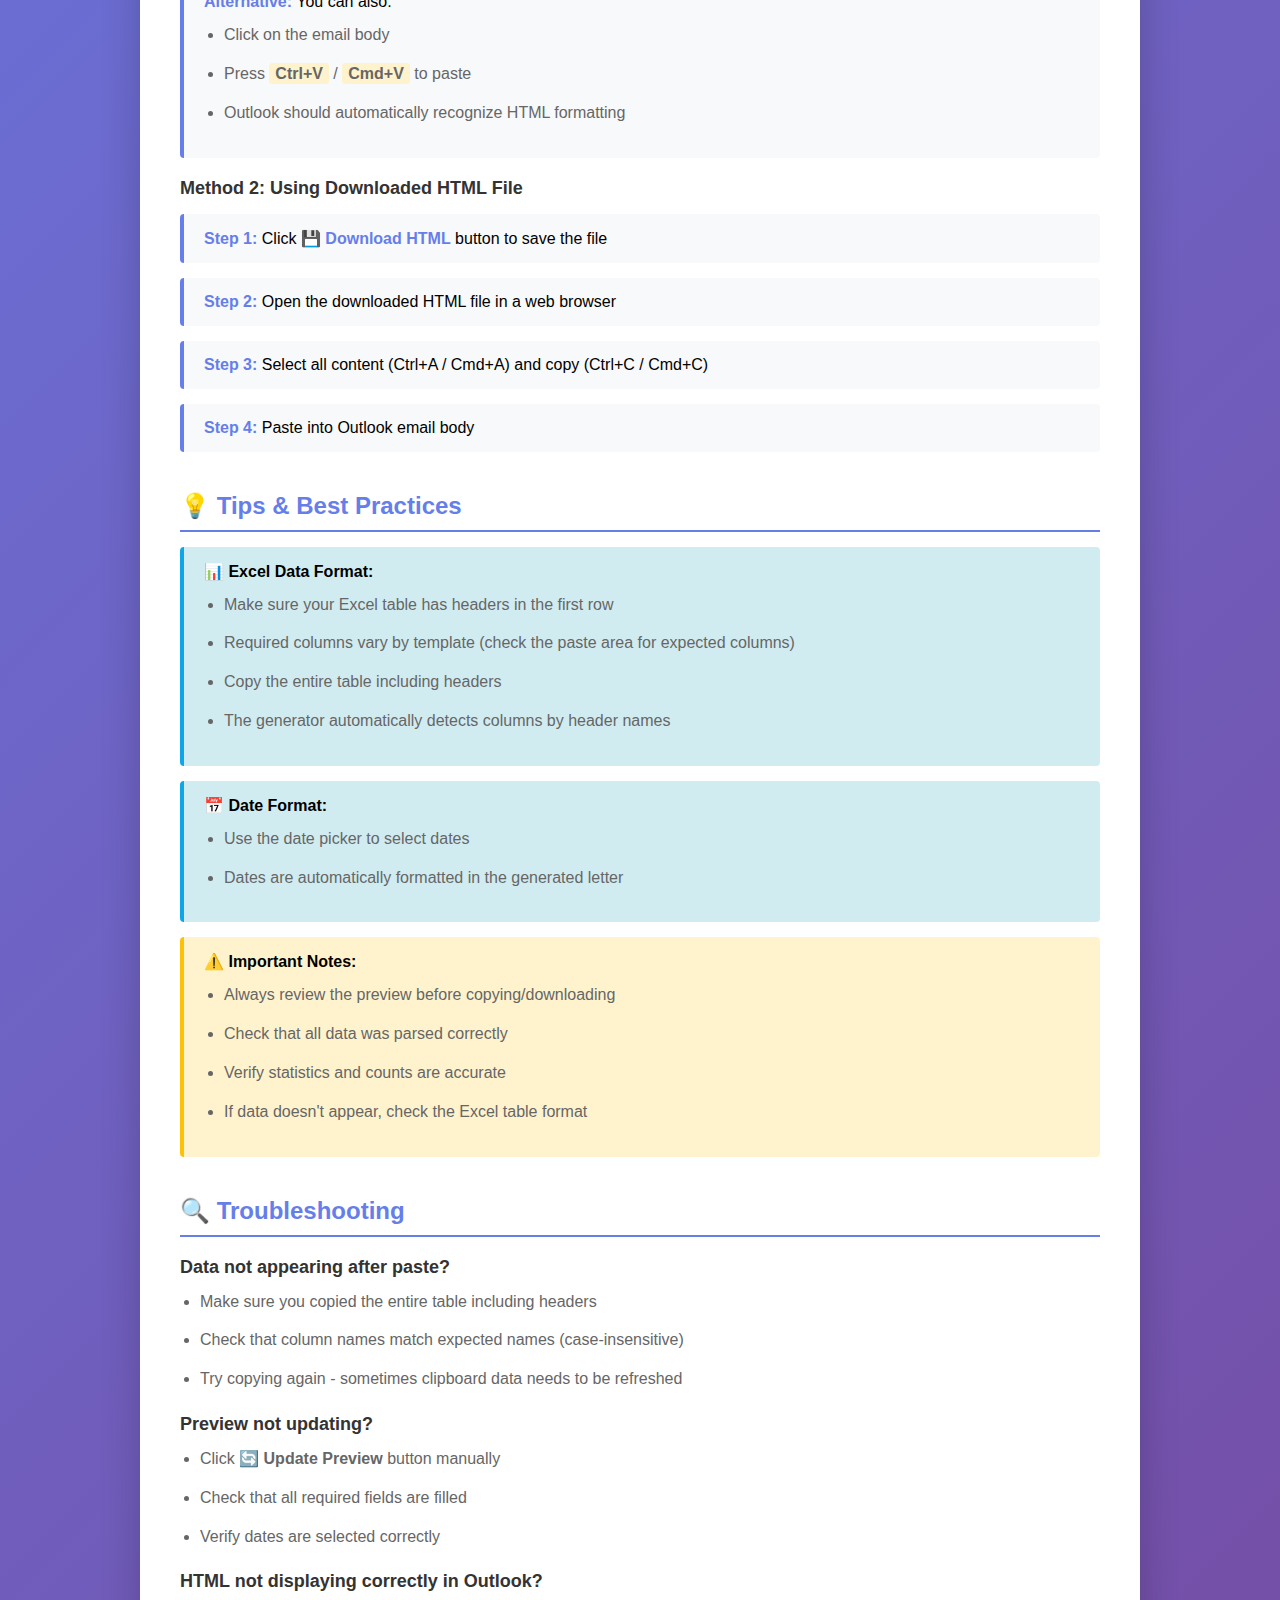
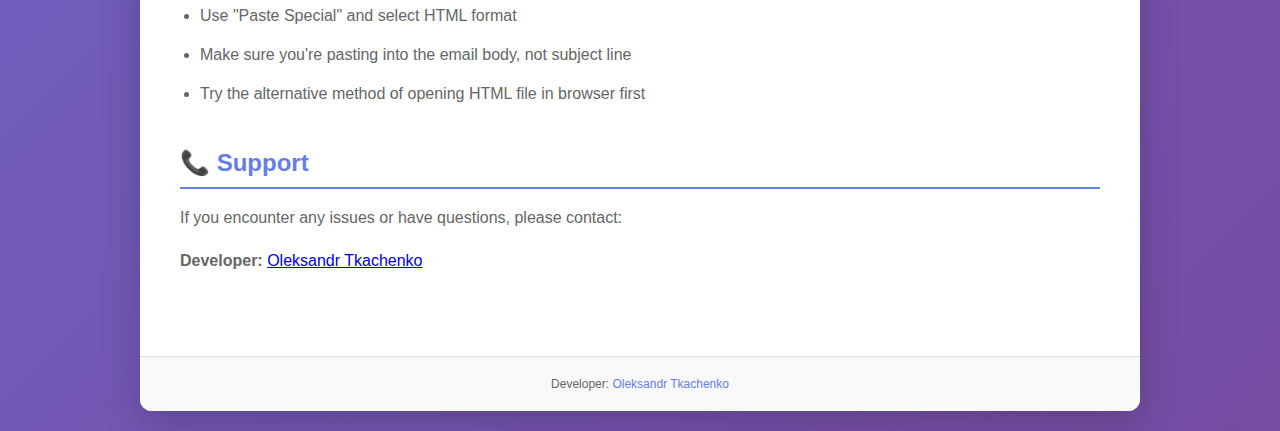
<file: 09.html>
<!DOCTYPE html>
<html lang="en">
<head>
    <meta charset="UTF-8">
    <meta name="viewport" content="width=device-width, initial-scale=1.0">
    <title>09. Instructions - X-Stack Letter Generator</title>
    <style>
        * {
            margin: 0;
            padding: 0;
            box-sizing: border-box;
        }
        
        body {
            font-family: -apple-system, BlinkMacSystemFont, 'Segoe UI', Roboto, Oxygen, Ubuntu, Cantarell, sans-serif;
            background: linear-gradient(135deg, #667eea 0%, #764ba2 100%);
            padding: 20px;
            min-height: 100vh;
        }
        
        .container {
            max-width: 1000px;
            margin: 0 auto;
            background: white;
            border-radius: 12px;
            box-shadow: 0 10px 40px rgba(0,0,0,0.2);
            overflow: hidden;
        }
        
        .header {
            background: linear-gradient(135deg, #667eea 0%, #764ba2 100%);
            color: white;
            padding: 30px;
            text-align: center;
            position: relative;
        }
        
        .header h1 {
            font-size: 28px;
            margin-bottom: 10px;
        }
        
        .back-link {
            position: absolute;
            top: 30px;
            left: 30px;
            color: white;
            text-decoration: none;
            font-size: 16px;
            padding: 8px 16px;
            background: rgba(255,255,255,0.2);
            border-radius: 6px;
            transition: background 0.3s;
        }
        
        .back-link:hover {
            background: rgba(255,255,255,0.3);
        }
        
        .content {
            padding: 40px;
        }
        
        .section {
            margin-bottom: 40px;
        }
        
        .section h2 {
            color: #667eea;
            font-size: 24px;
            margin-bottom: 15px;
            border-bottom: 2px solid #667eea;
            padding-bottom: 10px;
        }
        
        .section h3 {
            color: #333;
            font-size: 18px;
            margin-top: 20px;
            margin-bottom: 10px;
        }
        
        .section p {
            color: #666;
            line-height: 1.8;
            margin-bottom: 15px;
        }
        
        .section ul, .section ol {
            color: #666;
            line-height: 1.8;
            margin-left: 20px;
            margin-bottom: 15px;
        }
        
        .section li {
            margin-bottom: 10px;
        }
        
        .step-box {
            background: #f8f9fa;
            border-left: 4px solid #667eea;
            padding: 15px 20px;
            margin: 15px 0;
            border-radius: 4px;
        }
        
        .step-box strong {
            color: #667eea;
        }
        
        .code-block {
            background: #2d2d2d;
            color: #f8f8f2;
            padding: 15px;
            border-radius: 6px;
            font-family: 'Courier New', monospace;
            font-size: 14px;
            overflow-x: auto;
            margin: 15px 0;
        }
        
        .highlight {
            background: #fff3cd;
            padding: 2px 6px;
            border-radius: 3px;
            font-weight: 600;
        }
        
        .warning {
            background: #fff3cd;
            border-left: 4px solid #ffc107;
            padding: 15px 20px;
            margin: 15px 0;
            border-radius: 4px;
        }
        
        .info {
            background: #d1ecf1;
            border-left: 4px solid #0ea5e9;
            padding: 15px 20px;
            margin: 15px 0;
            border-radius: 4px;
        }
    </style>
</head>
<body>
    <div class="container">
        <div class="header">
            <a href="index.html" class="back-link">← Back</a>
            <h1>📖 09. Instructions</h1>
            <p>How to use X-Stack Letter Generator and add letters to Outlook</p>
        </div>
        
        <div class="content">
            <div class="section">
                <h2>📋 General Usage</h2>
                <p>The X-Stack Letter Generator helps you create professional email letters for the X-Stack Project Education Course. Each template is designed for a specific purpose:</p>
                <ul>
                    <li><strong>01. Initial Email</strong> - Start of a new Run</li>
                    <li><strong>02. Status Letter</strong> - Detailed status with student information</li>
                    <li><strong>03. GitHub Copilot</strong> - License management letters</li>
                    <li><strong>04. Status Update</strong> - Status updates with automatic statistics</li>
                    <li><strong>05. Final Letter</strong> - Final summary of Run completion</li>
                </ul>
            </div>
            
            <div class="section">
                <h2>🔧 How to Use</h2>
                
                <div class="step-box">
                    <strong>Step 1:</strong> Select a template from the main page
                </div>
                
                <div class="step-box">
                    <strong>Step 2:</strong> Fill in the required fields in the form
                </div>
                
                <div class="step-box">
                    <strong>Step 3:</strong> For templates that require Excel data (02, 03, 04):
                    <ul style="margin-top: 10px; margin-left: 20px;">
                        <li>Copy the table from Excel (select cells and press Ctrl+C / Cmd+C)</li>
                        <li>Click on the paste area in the form</li>
                        <li>Paste the data (Ctrl+V / Cmd+V)</li>
                        <li>The generator will automatically parse and process the data</li>
                    </ul>
                </div>
                
                <div class="step-box">
                    <strong>Step 4:</strong> Review the preview on the right side
                </div>
                
                <div class="step-box">
                    <strong>Step 5:</strong> Use the buttons to:
                    <ul style="margin-top: 10px; margin-left: 20px;">
                        <li><strong>🔄 Update Preview</strong> - Refresh the preview</li>
                        <li><strong>📋 Copy HTML</strong> - Copy the HTML code to clipboard</li>
                        <li><strong>💾 Download HTML</strong> - Download the HTML file</li>
                    </ul>
                </div>
            </div>
            
            <div class="section">
                <h2>📧 Adding Letters to Outlook</h2>
                
                <h3>Method 1: Using HTML Code (Recommended)</h3>
                <div class="step-box">
                    <strong>Step 1:</strong> Click <strong>📋 Copy HTML</strong> button in the generator
                </div>
                
                <div class="step-box">
                    <strong>Step 2:</strong> Open Outlook and create a new email
                </div>
                
                <div class="step-box">
                    <strong>Step 3:</strong> In the email body, right-click and select <span class="highlight">Paste Special</span> or press <span class="highlight">Ctrl+Shift+V</span> (Windows) / <span class="highlight">Cmd+Shift+V</span> (Mac)
                </div>
                
                <div class="step-box">
                    <strong>Step 4:</strong> Choose <span class="highlight">HTML Format</span> or <span class="highlight">Unformatted Text</span> and paste
                </div>
                
                <div class="step-box">
                    <strong>Alternative:</strong> You can also:
                    <ul style="margin-top: 10px; margin-left: 20px;">
                        <li>Click on the email body</li>
                        <li>Press <span class="highlight">Ctrl+V</span> / <span class="highlight">Cmd+V</span> to paste</li>
                        <li>Outlook should automatically recognize HTML formatting</li>
                    </ul>
                </div>
                
                <h3>Method 2: Using Downloaded HTML File</h3>
                <div class="step-box">
                    <strong>Step 1:</strong> Click <strong>💾 Download HTML</strong> button to save the file
                </div>
                
                <div class="step-box">
                    <strong>Step 2:</strong> Open the downloaded HTML file in a web browser
                </div>
                
                <div class="step-box">
                    <strong>Step 3:</strong> Select all content (Ctrl+A / Cmd+A) and copy (Ctrl+C / Cmd+C)
                </div>
                
                <div class="step-box">
                    <strong>Step 4:</strong> Paste into Outlook email body
                </div>
            </div>
            
            <div class="section">
                <h2>💡 Tips & Best Practices</h2>
                
                <div class="info">
                    <strong>📊 Excel Data Format:</strong>
                    <ul style="margin-top: 10px;">
                        <li>Make sure your Excel table has headers in the first row</li>
                        <li>Required columns vary by template (check the paste area for expected columns)</li>
                        <li>Copy the entire table including headers</li>
                        <li>The generator automatically detects columns by header names</li>
                    </ul>
                </div>
                
                <div class="info">
                    <strong>📅 Date Format:</strong>
                    <ul style="margin-top: 10px;">
                        <li>Use the date picker to select dates</li>
                        <li>Dates are automatically formatted in the generated letter</li>
                    </ul>
                </div>
                
                <div class="warning">
                    <strong>⚠️ Important Notes:</strong>
                    <ul style="margin-top: 10px;">
                        <li>Always review the preview before copying/downloading</li>
                        <li>Check that all data was parsed correctly</li>
                        <li>Verify statistics and counts are accurate</li>
                        <li>If data doesn't appear, check the Excel table format</li>
                    </ul>
                </div>
            </div>
            
            <div class="section">
                <h2>🔍 Troubleshooting</h2>
                
                <h3>Data not appearing after paste?</h3>
                <ul>
                    <li>Make sure you copied the entire table including headers</li>
                    <li>Check that column names match expected names (case-insensitive)</li>
                    <li>Try copying again - sometimes clipboard data needs to be refreshed</li>
                </ul>
                
                <h3>Preview not updating?</h3>
                <ul>
                    <li>Click <strong>🔄 Update Preview</strong> button manually</li>
                    <li>Check that all required fields are filled</li>
                    <li>Verify dates are selected correctly</li>
                </ul>
                
                <h3>HTML not displaying correctly in Outlook?</h3>
                <ul>
                    <li>Use "Paste Special" and select HTML format</li>
                    <li>Make sure you're pasting into the email body, not subject line</li>
                    <li>Try the alternative method of opening HTML file in browser first</li>
                </ul>
            </div>
            
            <div class="section">
                <h2>📞 Support</h2>
                <p>If you encounter any issues or have questions, please contact:</p>
                <p><strong>Developer:</strong> <a href="mailto:Oleksandr_Tkachenko3@epam.com">Oleksandr Tkachenko</a></p>
            </div>
        </div>
        
        <div style="text-align: center; padding: 20px; background: #f8f9fa; border-top: 1px solid #e0e0e0; color: #666; font-size: 12px;">
            <p style="margin: 0;">Developer: <a href="mailto:Oleksandr_Tkachenko3@epam.com" style="color: #667eea; text-decoration: none;">Oleksandr Tkachenko</a></p>
        </div>
    </div>
</body>
</html>
</file>
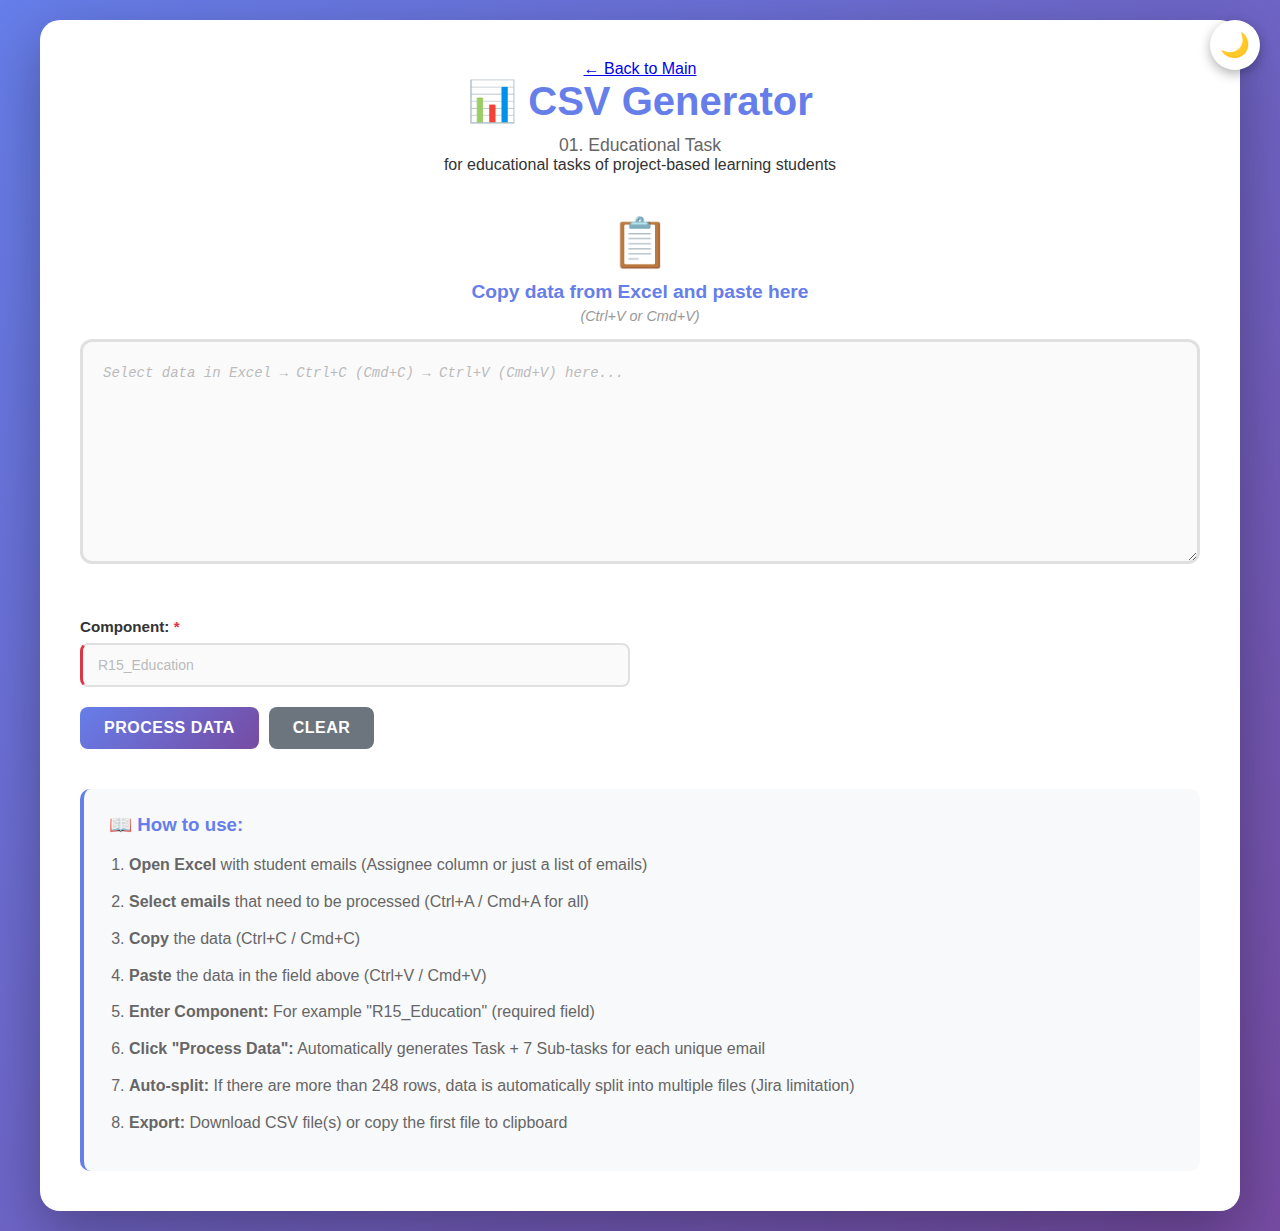
<file: csv/01-educational-task.html>
<!DOCTYPE html>
<html lang="en">
<head>
    <meta charset="UTF-8">
    <meta name="viewport" content="width=device-width, initial-scale=1.0">
    <title>01. Educational Task - CSV Generator</title>
    <link rel="stylesheet" href="styles.css">
</head>
<body>
    <div class="theme-toggle-wrapper">
        <button id="theme-toggle" class="theme-toggle" aria-label="Toggle theme">
            <span class="theme-icon">🌙</span>
        </button>
    </div>
    
    <div class="container">
        <header>
            <a href="index.html" class="back-link">← Back to Main</a>
            <h1>📊 CSV Generator</h1>
            <p class="subtitle">01. Educational Task</p>
            <p class="subtitle-small">for educational tasks of project-based learning students</p>
        </header>

        <div class="main-content">
            <div class="input-section">
                <div class="paste-area-wrapper">
                    <label for="excel-input" class="paste-label">
                        <span class="paste-icon">📋</span>
                        <span class="paste-text">Copy data from Excel and paste here</span>
                        <span class="paste-hint">(Ctrl+V or Cmd+V)</span>
                    </label>
                    <textarea 
                        id="excel-input" 
                        placeholder="Select data in Excel → Ctrl+C (Cmd+C) → Ctrl+V (Cmd+V) here..."
                        rows="8"
                    ></textarea>
                    <div class="paste-status" id="paste-status"></div>
                </div>

                <div class="settings-section">
                    <div class="form-group">
                        <label for="component-input">Component: <span class="required">*</span></label>
                        <input type="text" id="component-input" placeholder="R15_Education" required />
                    </div>
                </div>

                <div class="button-group">
                    <button id="process-btn" class="btn btn-primary">Process Data</button>
                    <button id="clear-btn" class="btn btn-secondary">Clear</button>
                </div>
            </div>

            <div class="preview-section" id="preview-section" style="display: none;">
                <div class="preview-header">
                    <h2>✨ Data Preview</h2>
                    <div class="preview-info">
                        <span id="row-count" class="info-badge"></span>
                        <span id="col-count" class="info-badge"></span>
                    </div>
                </div>
                <div class="table-wrapper">
                    <table id="preview-table"></table>
                </div>
                <div class="button-group">
                    <button id="download-btn" class="btn btn-success">📥 Download CSV</button>
                    <button id="copy-csv-btn" class="btn btn-info">📋 Copy CSV</button>
                </div>
            </div>
        </div>

        <div class="instructions">
            <h3>📖 How to use:</h3>
            <ol>
                <li><strong>Open Excel</strong> with student emails (Assignee column or just a list of emails)</li>
                <li><strong>Select emails</strong> that need to be processed (Ctrl+A / Cmd+A for all)</li>
                <li><strong>Copy</strong> the data (Ctrl+C / Cmd+C)</li>
                <li><strong>Paste</strong> the data in the field above (Ctrl+V / Cmd+V)</li>
                <li><strong>Enter Component:</strong> For example "R15_Education" (required field)</li>
                <li><strong>Click "Process Data":</strong> Automatically generates Task + 7 Sub-tasks for each unique email</li>
                <li><strong>Auto-split:</strong> If there are more than 248 rows, data is automatically split into multiple files (Jira limitation)</li>
                <li><strong>Export:</strong> Download CSV file(s) or copy the first file to clipboard</li>
            </ol>
        </div>
    </div>

    <script src="script.js"></script>
</body>
</html>
</file>
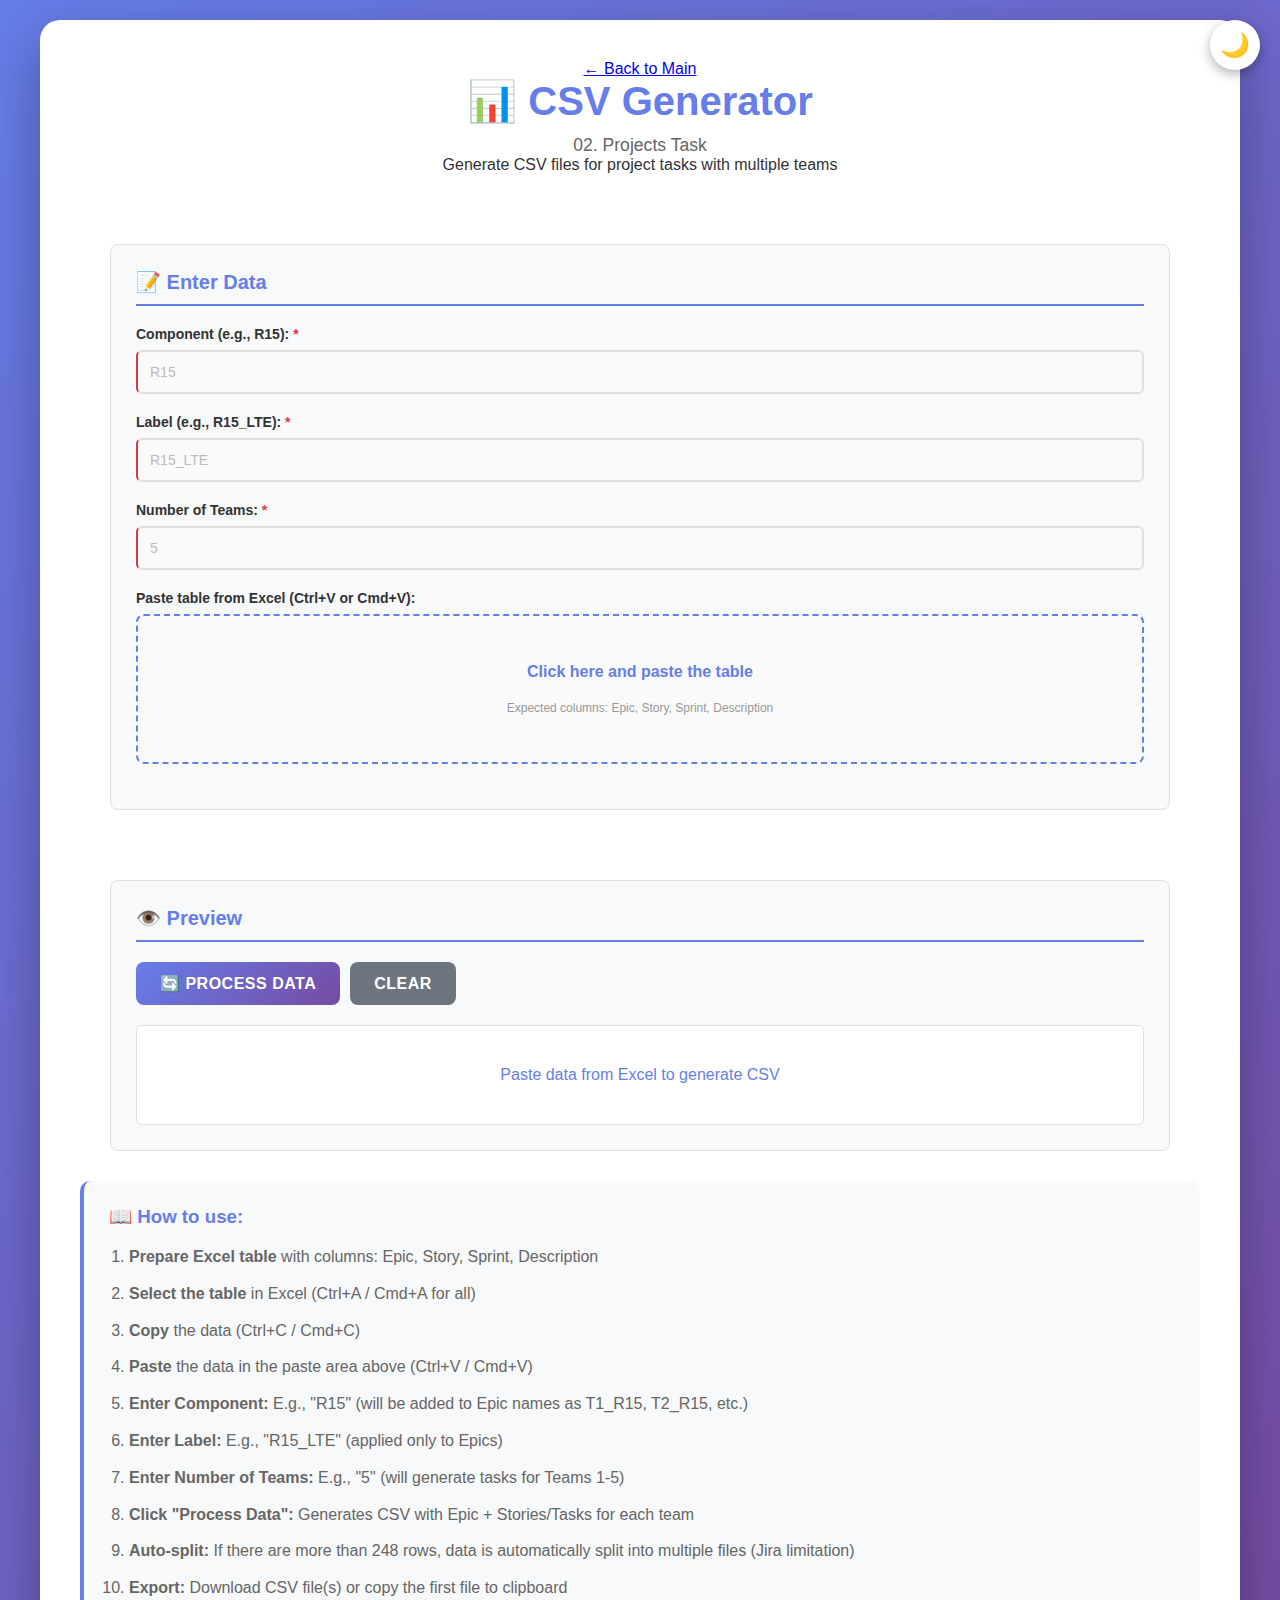
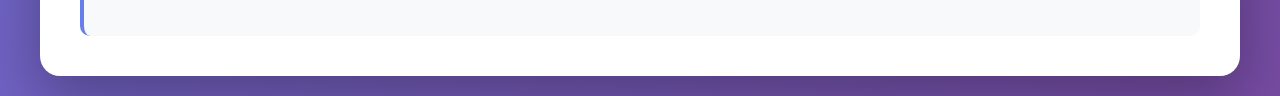
<file: csv/02-projects-task.html>
<!DOCTYPE html>
<html lang="en">
<head>
    <meta charset="UTF-8">
    <meta name="viewport" content="width=device-width, initial-scale=1.0">
    <title>02. Projects Task - CSV Generator</title>
    <link rel="stylesheet" href="styles.css">
    <style>
        .content {
            display: flex;
            flex-direction: column;
            gap: 30px;
            padding: 30px;
        }
        
        .form-section {
            background: var(--bg-instructions);
            padding: 25px;
            border-radius: 8px;
            border: 1px solid var(--border-color);
            width: 100%;
        }
        
        .form-section h2 {
            color: var(--accent-primary);
            margin-bottom: 20px;
            font-size: 20px;
            border-bottom: 2px solid var(--accent-primary);
            padding-bottom: 10px;
        }
        
        .form-group {
            margin-bottom: 20px;
        }
        
        .form-group label {
            display: block;
            margin-bottom: 8px;
            color: var(--text-primary);
            font-weight: 600;
            font-size: 14px;
        }
        
        .form-group input[type="text"],
        .form-group input[type="number"] {
            width: 100%;
            padding: 12px;
            border: 2px solid var(--border-color);
            border-radius: 6px;
            font-size: 14px;
            transition: border-color 0.3s;
            font-family: inherit;
            background: var(--bg-input);
            color: var(--text-primary);
        }
        
        .form-group input:focus {
            outline: none;
            border-color: var(--accent-primary);
        }
        
        .paste-area {
            background: var(--bg-input);
            border: 2px dashed var(--accent-primary);
            border-radius: 8px;
            padding: 20px;
            text-align: center;
            cursor: pointer;
            transition: all 0.3s;
            min-height: 150px;
            display: flex;
            flex-direction: column;
            justify-content: center;
            align-items: center;
            color: var(--text-primary);
        }
        
        .paste-area:hover {
            background: var(--bg-input-focus);
            border-color: var(--accent-secondary);
        }
        
        .paste-area.has-data {
            background: var(--bg-status-success);
            border-color: var(--text-status-success);
            color: var(--text-status-success);
        }
        
        .paste-area p {
            color: inherit;
            margin: 10px 0;
        }
        
        .paste-area strong {
            color: var(--accent-primary);
        }
        
        .data-preview {
            margin-top: 20px;
            padding: 15px;
            background: var(--bg-container);
            border-radius: 6px;
            border: 2px solid #10b981;
            max-height: 400px;
            overflow-y: auto;
            box-shadow: 0 2px 8px rgba(0,0,0,0.1);
        }
        
        #dataPreview {
            margin-top: 15px;
        }
        
        #dataPreview h3 {
            color: #10b981;
            font-size: 18px;
            margin-bottom: 15px;
            font-weight: 600;
        }
        
        .data-preview table {
            width: 100%;
            border-collapse: collapse;
            font-size: 12px;
        }
        
        .data-preview th,
        .data-preview td {
            padding: 8px;
            text-align: left;
            border-bottom: 1px solid var(--border-color);
        }
        
        .data-preview th {
            background: var(--bg-instructions);
            font-weight: 600;
            position: sticky;
            top: 0;
        }
        
        .preview-section {
            background: var(--bg-instructions);
            padding: 25px;
            border-radius: 8px;
            border: 1px solid var(--border-color);
            width: 100%;
        }
        
        .preview-section h2 {
            color: var(--accent-primary);
            margin-bottom: 20px;
            font-size: 20px;
            border-bottom: 2px solid var(--accent-primary);
            padding-bottom: 10px;
        }
        
        .preview-container {
            background: var(--bg-container);
            border: 1px solid var(--border-color);
            border-radius: 6px;
            padding: 20px;
            max-height: 800px;
            overflow-y: auto;
        }
        
        .preview-container table {
            width: 100%;
            border-collapse: collapse;
            font-size: 12px;
        }
        
        .preview-container th,
        .preview-container td {
            padding: 8px;
            text-align: left;
            border-bottom: 1px solid var(--border-color);
        }
        
        .preview-container th {
            background: var(--accent-primary);
            color: white;
            font-weight: 600;
            position: sticky;
            top: 0;
            z-index: 10;
        }
        
        .hidden {
            display: none;
        }
        
        .loading {
            text-align: center;
            padding: 20px;
            color: var(--accent-primary);
        }
        
        .alert {
            padding: 15px;
            border-radius: 6px;
            margin-bottom: 20px;
        }
        
        .alert-info {
            background: #d1ecf1;
            color: #0c5460;
            border: 1px solid #bee5eb;
        }
        
        .alert-success {
            background: var(--bg-status-success);
            color: var(--text-status-success);
            border: 1px solid var(--text-status-success);
        }
        
        .alert-error {
            background: var(--bg-status-error);
            color: var(--text-status-error);
            border: 1px solid var(--text-status-error);
        }
    </style>
</head>
<body>
    <div class="theme-toggle-wrapper">
        <button id="theme-toggle" class="theme-toggle" aria-label="Toggle theme">
            <span class="theme-icon">🌙</span>
        </button>
    </div>
    
    <div class="container">
        <header>
            <a href="index.html" class="back-link">← Back to Main</a>
            <h1>📊 CSV Generator</h1>
            <p class="subtitle">02. Projects Task</p>
            <p class="subtitle-small">Generate CSV files for project tasks with multiple teams</p>
        </header>
        
        <div class="content">
            <!-- Form Section -->
            <div class="form-section">
                <h2>📝 Enter Data</h2>
                
                <div id="alerts"></div>
                
                <form id="projectForm">
                    <!-- Settings -->
                    <div class="form-group">
                        <label for="component-input">Component (e.g., R15): <span class="required">*</span></label>
                        <input type="text" id="component-input" placeholder="R15" required>
                    </div>
                    
                    <div class="form-group">
                        <label for="label-input">Label (e.g., R15_LTE): <span class="required">*</span></label>
                        <input type="text" id="label-input" placeholder="R15_LTE" required>
                    </div>
                    
                    <div class="form-group">
                        <label for="teams-input">Number of Teams: <span class="required">*</span></label>
                        <input type="number" id="teams-input" placeholder="5" min="1" max="20" required>
                    </div>
                    
                    <!-- Excel Table Paste -->
                    <div class="form-group">
                        <label>Paste table from Excel (Ctrl+V or Cmd+V):</label>
                        <div class="paste-area" id="pasteArea" tabindex="0" contenteditable="true" style="min-height: 150px;">
                            <p><strong>Click here and paste the table</strong></p>
                            <p style="font-size: 12px; color: var(--text-muted);">Expected columns: Epic, Story, Sprint, Description</p>
                        </div>
                        <div id="dataPreview" class="hidden"></div>
                    </div>
                </form>
            </div>
            
            <!-- Preview Section -->
            <div class="preview-section">
                <h2>👁️ Preview</h2>
                <div style="display: flex; gap: 10px; margin-bottom: 20px; flex-wrap: wrap;">
                    <button class="btn btn-primary" id="process-btn">🔄 Process Data</button>
                    <button class="btn btn-success" id="download-btn" style="display: none;">📥 Download CSV</button>
                    <button class="btn btn-info" id="copy-csv-btn" style="display: none;">📋 Copy CSV</button>
                    <button class="btn btn-secondary" id="clear-btn">Clear</button>
                </div>
                <div class="preview-container" id="preview">
                    <div class="loading">Paste data from Excel to generate CSV</div>
                </div>
            </div>
        </div>
        
        <div class="instructions">
            <h3>📖 How to use:</h3>
            <ol>
                <li><strong>Prepare Excel table</strong> with columns: Epic, Story, Sprint, Description</li>
                <li><strong>Select the table</strong> in Excel (Ctrl+A / Cmd+A for all)</li>
                <li><strong>Copy</strong> the data (Ctrl+C / Cmd+C)</li>
                <li><strong>Paste</strong> the data in the paste area above (Ctrl+V / Cmd+V)</li>
                <li><strong>Enter Component:</strong> E.g., "R15" (will be added to Epic names as T1_R15, T2_R15, etc.)</li>
                <li><strong>Enter Label:</strong> E.g., "R15_LTE" (applied only to Epics)</li>
                <li><strong>Enter Number of Teams:</strong> E.g., "5" (will generate tasks for Teams 1-5)</li>
                <li><strong>Click "Process Data":</strong> Generates CSV with Epic + Stories/Tasks for each team</li>
                <li><strong>Auto-split:</strong> If there are more than 248 rows, data is automatically split into multiple files (Jira limitation)</li>
                <li><strong>Export:</strong> Download CSV file(s) or copy the first file to clipboard</li>
            </ol>
        </div>
    </div>

    <script src="02-projects-task.js?v=2"></script>
</body>
</html>
</file>
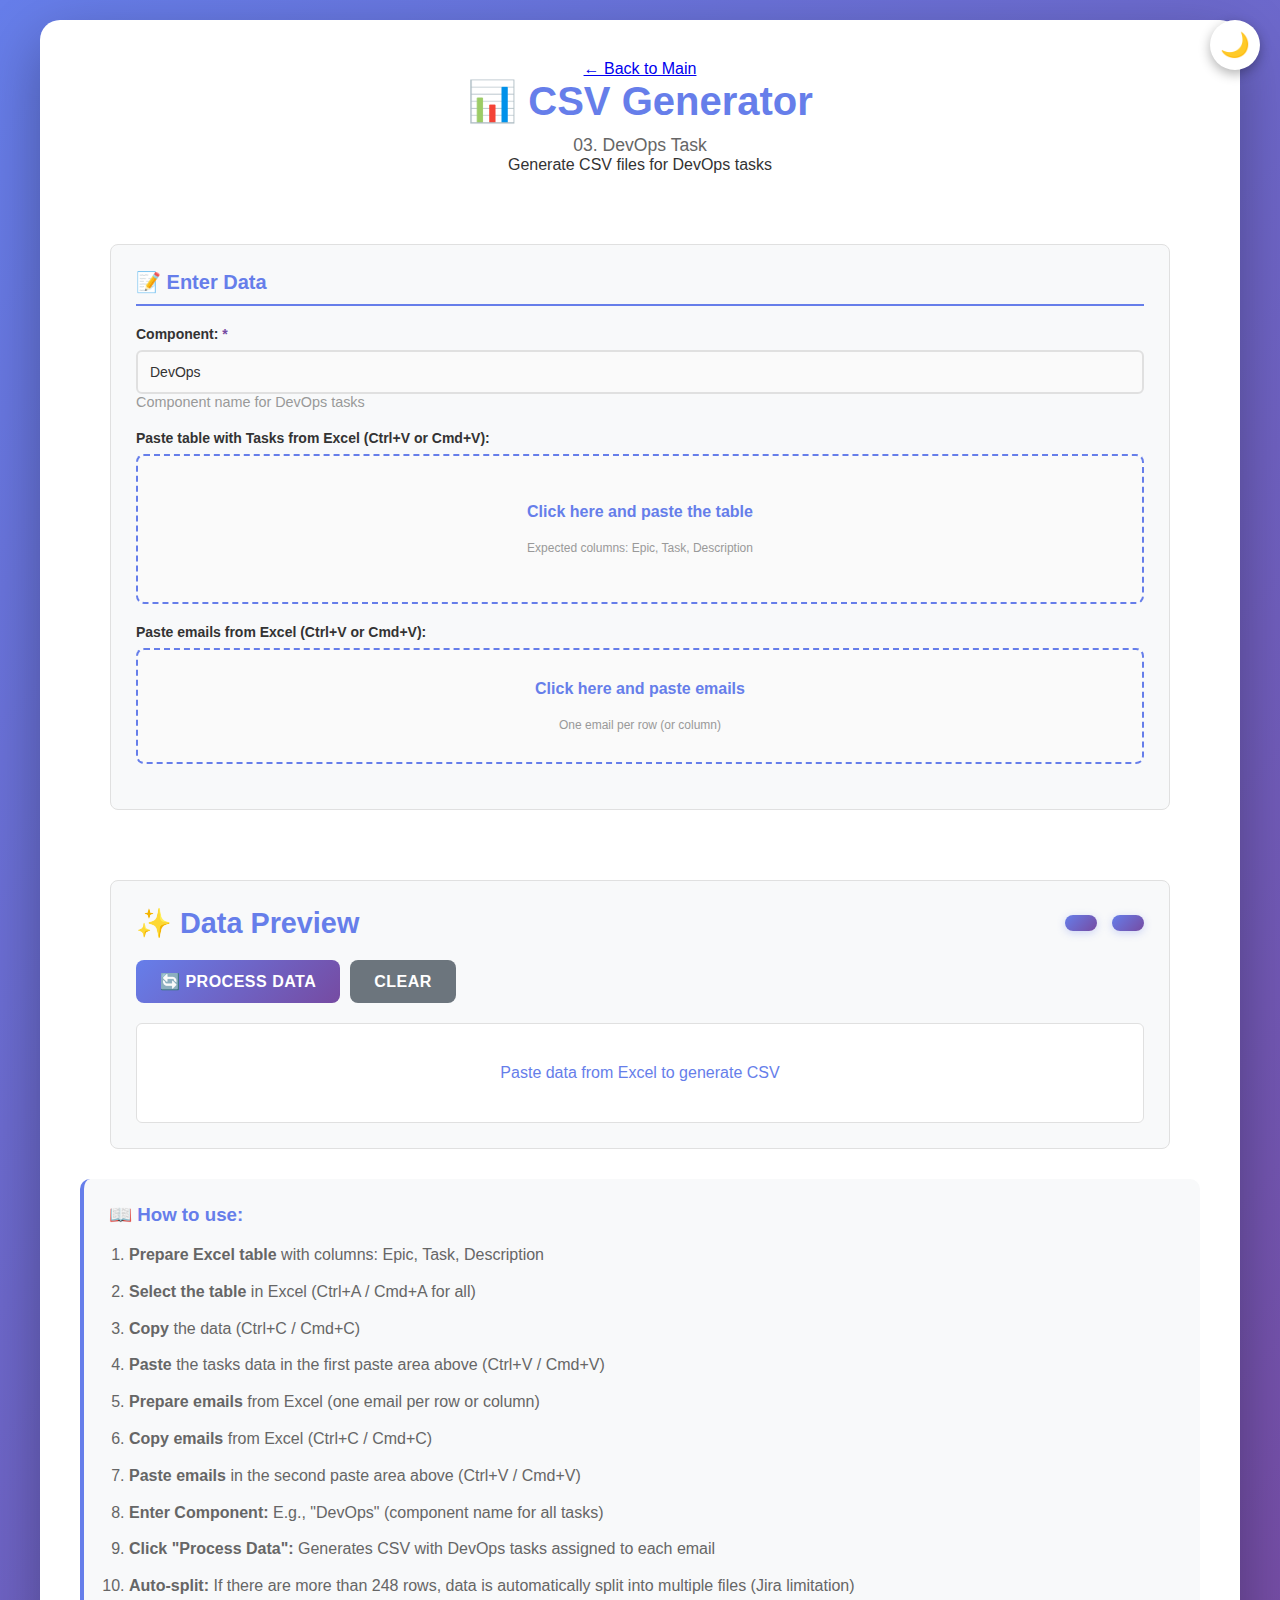
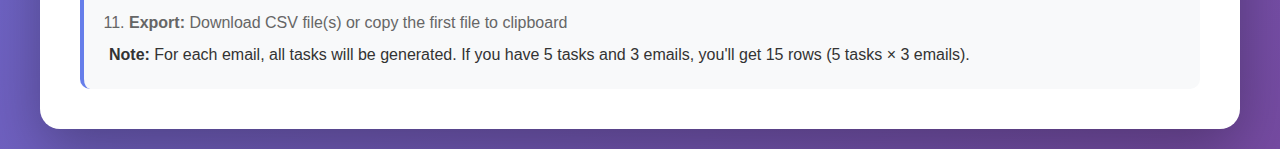
<file: csv/03-devops-task.html>
<!DOCTYPE html>
<html lang="en">
<head>
    <meta charset="UTF-8">
    <meta name="viewport" content="width=device-width, initial-scale=1.0">
    <title>03. DevOps Task - CSV Generator</title>
    <link rel="stylesheet" href="styles.css">
    <style>
        .content {
            display: flex;
            flex-direction: column;
            gap: 30px;
            padding: 30px;
        }
        
        .form-section {
            background: var(--bg-instructions);
            padding: 25px;
            border-radius: 8px;
            border: 1px solid var(--border-color);
            width: 100%;
        }
        
        .form-section h2 {
            color: var(--accent-primary);
            margin-bottom: 20px;
            font-size: 20px;
            border-bottom: 2px solid var(--accent-primary);
            padding-bottom: 10px;
        }
        
        .form-group {
            margin-bottom: 20px;
        }
        
        .form-group label {
            display: block;
            margin-bottom: 8px;
            color: var(--text-primary);
            font-weight: 600;
            font-size: 14px;
        }
        
        .form-group input[type="text"],
        .form-group input[type="number"] {
            width: 100%;
            padding: 12px;
            border: 2px solid var(--border-color);
            border-radius: 6px;
            font-size: 14px;
            transition: border-color 0.3s;
            font-family: inherit;
            background: var(--bg-input);
            color: var(--text-primary);
        }
        
        .form-group input:focus {
            outline: none;
            border-color: var(--accent-primary);
        }
        
        .paste-area {
            background: var(--bg-input);
            border: 2px dashed var(--accent-primary);
            border-radius: 8px;
            padding: 20px;
            text-align: center;
            cursor: pointer;
            transition: all 0.3s;
            min-height: 150px;
            display: flex;
            flex-direction: column;
            justify-content: center;
            align-items: center;
            color: var(--text-primary);
        }
        
        .paste-area:hover {
            background: var(--bg-input-focus);
            border-color: var(--accent-secondary);
        }
        
        .paste-area.has-data {
            background: var(--bg-status-success);
            border-color: var(--text-status-success);
            color: var(--text-status-success);
        }
        
        .paste-area p {
            color: inherit;
            margin: 10px 0;
        }
        
        .paste-area strong {
            color: var(--accent-primary);
        }
        
        .data-preview {
            margin-top: 20px;
            padding: 15px;
            background: var(--bg-container);
            border-radius: 6px;
            border: 2px solid #10b981;
            max-height: 400px;
            overflow-y: auto;
            box-shadow: 0 2px 8px rgba(0,0,0,0.1);
        }
        
        #dataPreview {
            margin-top: 15px;
        }
        
        #dataPreview h3 {
            color: #10b981;
            font-size: 18px;
            margin-bottom: 15px;
            font-weight: 600;
        }
        
        .data-preview table {
            width: 100%;
            border-collapse: collapse;
            font-size: 12px;
        }
        
        .data-preview th,
        .data-preview td {
            padding: 8px;
            text-align: left;
            border-bottom: 1px solid var(--border-color);
        }
        
        .data-preview th {
            background: var(--bg-instructions);
            font-weight: 600;
            position: sticky;
            top: 0;
        }
        
        .preview-section {
            background: var(--bg-instructions);
            padding: 25px;
            border-radius: 8px;
            border: 1px solid var(--border-color);
            width: 100%;
        }
        
        .preview-header {
            display: flex;
            justify-content: space-between;
            align-items: center;
            margin-bottom: 20px;
            flex-wrap: wrap;
            gap: 15px;
        }
        
        .preview-header h2 {
            color: var(--accent-primary);
            margin: 0;
            font-size: 1.8em;
            transition: color 0.3s ease;
        }
        
        .preview-info {
            display: flex;
            gap: 15px;
            flex-wrap: wrap;
        }
        
        .info-badge {
            background: linear-gradient(135deg, #667eea 0%, #764ba2 100%);
            color: white;
            padding: 8px 16px;
            border-radius: 20px;
            font-size: 0.9em;
            font-weight: 600;
            box-shadow: 0 2px 8px rgba(102, 126, 234, 0.3);
        }
        
        .preview-container {
            background: var(--bg-container);
            border: 1px solid var(--border-color);
            border-radius: 6px;
            padding: 20px;
            max-height: 800px;
            overflow-y: auto;
        }
        
        .preview-container table {
            width: 100%;
            border-collapse: collapse;
            font-size: 12px;
        }
        
        .preview-container th,
        .preview-container td {
            padding: 8px;
            text-align: left;
            border-bottom: 1px solid var(--border-color);
        }
        
        .preview-container th {
            background: var(--accent-primary);
            color: white;
            font-weight: 600;
            position: sticky;
            top: 0;
            z-index: 10;
        }
        
        .hidden {
            display: none;
        }
        
        .loading {
            text-align: center;
            padding: 20px;
            color: var(--accent-primary);
        }
        
        .alert {
            padding: 15px;
            border-radius: 6px;
            margin-bottom: 20px;
        }
        
        .alert-info {
            background: #d1ecf1;
            color: #0c5460;
            border: 1px solid #bee5eb;
        }
        
        .alert-success {
            background: var(--bg-status-success);
            color: var(--text-status-success);
            border: 1px solid var(--text-status-success);
        }
        
        .alert-error {
            background: var(--bg-status-error);
            color: var(--text-status-error);
            border: 1px solid var(--text-status-error);
        }
        
        .required {
            color: var(--accent-secondary);
        }
    </style>
</head>
<body>
    <div class="theme-toggle-wrapper">
        <button id="theme-toggle" class="theme-toggle" aria-label="Toggle theme">
            <span class="theme-icon">🌙</span>
        </button>
    </div>
    
    <div class="container">
        <header>
            <a href="index.html" class="back-link">← Back to Main</a>
            <h1>📊 CSV Generator</h1>
            <p class="subtitle">03. DevOps Task</p>
            <p class="subtitle-small">Generate CSV files for DevOps tasks</p>
        </header>
        
        <div class="content">
            <!-- Form Section -->
            <div class="form-section">
                <h2>📝 Enter Data</h2>
                
                <div id="alerts"></div>
                
                <form id="devopsForm">
                    <!-- Settings -->
                    <div class="form-group">
                        <label for="component-input">Component: <span class="required">*</span></label>
                        <input type="text" id="component-input" placeholder="DevOps" value="DevOps" required>
                        <small style="color: var(--text-muted); font-size: 0.9em;">Component name for DevOps tasks</small>
                    </div>
                    
                    <!-- Excel Table Paste for Tasks -->
                    <div class="form-group">
                        <label>Paste table with Tasks from Excel (Ctrl+V or Cmd+V):</label>
                        <div class="paste-area" id="pasteArea" tabindex="0" contenteditable="true" style="min-height: 150px;">
                            <p><strong>Click here and paste the table</strong></p>
                            <p style="font-size: 12px; color: var(--text-muted);">Expected columns: Epic, Task, Description</p>
                        </div>
                        <div id="dataPreview" class="hidden"></div>
                    </div>
                    
                    <!-- Excel Table Paste for Emails -->
                    <div class="form-group">
                        <label>Paste emails from Excel (Ctrl+V or Cmd+V):</label>
                        <div class="paste-area" id="emailPasteArea" tabindex="0" contenteditable="true" style="min-height: 100px;">
                            <p><strong>Click here and paste emails</strong></p>
                            <p style="font-size: 12px; color: var(--text-muted);">One email per row (or column)</p>
                        </div>
                        <div id="emailPreview" class="hidden"></div>
                    </div>
                </form>
            </div>
            
            <!-- Preview Section -->
            <div class="preview-section">
                <div class="preview-header">
                    <h2>✨ Data Preview</h2>
                    <div class="preview-info">
                        <span id="row-count" class="info-badge"></span>
                        <span id="col-count" class="info-badge"></span>
                    </div>
                </div>
                <div style="display: flex; gap: 10px; margin-bottom: 20px; flex-wrap: wrap;">
                    <button class="btn btn-primary" id="process-btn">🔄 Process Data</button>
                    <button class="btn btn-success" id="download-btn" style="display: none;">📥 Download CSV</button>
                    <button class="btn btn-info" id="copy-csv-btn" style="display: none;">📋 Copy CSV</button>
                    <button class="btn btn-secondary" id="clear-btn">Clear</button>
                </div>
                <div class="preview-container" id="preview">
                    <div class="loading">Paste data from Excel to generate CSV</div>
                </div>
            </div>
        </div>
        
        <div class="instructions">
            <h3>📖 How to use:</h3>
            <ol>
                <li><strong>Prepare Excel table</strong> with columns: Epic, Task, Description</li>
                <li><strong>Select the table</strong> in Excel (Ctrl+A / Cmd+A for all)</li>
                <li><strong>Copy</strong> the data (Ctrl+C / Cmd+C)</li>
                <li><strong>Paste</strong> the tasks data in the first paste area above (Ctrl+V / Cmd+V)</li>
                <li><strong>Prepare emails</strong> from Excel (one email per row or column)</li>
                <li><strong>Copy emails</strong> from Excel (Ctrl+C / Cmd+C)</li>
                <li><strong>Paste emails</strong> in the second paste area above (Ctrl+V / Cmd+V)</li>
                <li><strong>Enter Component:</strong> E.g., "DevOps" (component name for all tasks)</li>
                <li><strong>Click "Process Data":</strong> Generates CSV with DevOps tasks assigned to each email</li>
                <li><strong>Auto-split:</strong> If there are more than 248 rows, data is automatically split into multiple files (Jira limitation)</li>
                <li><strong>Export:</strong> Download CSV file(s) or copy the first file to clipboard</li>
            </ol>
            <p><strong>Note:</strong> For each email, all tasks will be generated. If you have 5 tasks and 3 emails, you'll get 15 rows (5 tasks × 3 emails).</p>
        </div>
    </div>

    <script src="03-devops-task.js?v=18"></script>
</body>
</html>
</file>
<file: csv/styles.css>
:root {
    /* Light theme colors */
    --bg-primary: linear-gradient(135deg, #667eea 0%, #764ba2 100%);
    --bg-container: #ffffff;
    --bg-input: #fafafa;
    --bg-input-focus: #ffffff;
    --bg-table: #ffffff;
    --bg-table-hover: #f8f9fa;
    --bg-instructions: #f8f9fa;
    --bg-status-success: #d4edda;
    --bg-status-error: #f8d7da;
    
    --text-primary: #333333;
    --text-secondary: #666666;
    --text-muted: #999999;
    --text-placeholder: #bbbbbb;
    --text-status-success: #155724;
    --text-status-error: #721c24;
    
    --border-color: #e0e0e0;
    --border-focus: #667eea;
    
    --accent-primary: #667eea;
    --accent-secondary: #764ba2;
    --shadow: rgba(0, 0, 0, 0.3);
    --shadow-light: rgba(0, 0, 0, 0.2);
}

[data-theme="dark"] {
    /* Dark theme colors */
    --bg-primary: linear-gradient(135deg, #1a1a2e 0%, #16213e 100%);
    --bg-container: #1e1e2e;
    --bg-input: #2a2a3e;
    --bg-input-focus: #2f2f4e;
    --bg-table: #252538;
    --bg-table-hover: #2a2a3e;
    --bg-instructions: #252538;
    --bg-status-success: #1e3a2e;
    --bg-status-error: #3a1e1e;
    
    --text-primary: #e0e0e0;
    --text-secondary: #b0b0b0;
    --text-muted: #888888;
    --text-placeholder: #666666;
    --text-status-success: #4ade80;
    --text-status-error: #f87171;
    
    --border-color: #3a3a4e;
    --border-focus: #667eea;
    
    --accent-primary: #667eea;
    --accent-secondary: #764ba2;
    --shadow: rgba(0, 0, 0, 0.6);
    --shadow-light: rgba(0, 0, 0, 0.4);
}

* {
    margin: 0;
    padding: 0;
    box-sizing: border-box;
}

body {
    font-family: -apple-system, BlinkMacSystemFont, 'Segoe UI', Roboto, Oxygen, Ubuntu, Cantarell, sans-serif;
    background: var(--bg-primary);
    min-height: 100vh;
    padding: 20px;
    color: var(--text-primary);
    transition: background 0.3s ease, color 0.3s ease;
}

.theme-toggle-wrapper {
    position: fixed;
    top: 20px;
    right: 20px;
    z-index: 1000;
}

.theme-toggle {
    width: 50px;
    height: 50px;
    border-radius: 50%;
    border: none;
    background: var(--bg-container);
    color: var(--text-primary);
    cursor: pointer;
    font-size: 24px;
    display: flex;
    align-items: center;
    justify-content: center;
    box-shadow: 0 4px 12px var(--shadow);
    transition: all 0.3s ease;
    position: relative;
    overflow: hidden;
}

.theme-toggle:hover {
    transform: scale(1.1);
    box-shadow: 0 6px 16px var(--shadow-light);
}

.theme-toggle:active {
    transform: scale(0.95);
}

.theme-icon {
    transition: transform 0.3s ease;
}

.theme-toggle:hover .theme-icon {
    transform: rotate(20deg);
}

.container {
    max-width: 1200px;
    margin: 0 auto;
    background: var(--bg-container);
    border-radius: 20px;
    box-shadow: 0 20px 60px var(--shadow);
    padding: 40px;
    animation: fadeIn 0.5s ease-in;
    transition: background 0.3s ease, box-shadow 0.3s ease;
}

@keyframes fadeIn {
    from {
        opacity: 0;
        transform: translateY(-20px);
    }
    to {
        opacity: 1;
        transform: translateY(0);
    }
}

header {
    text-align: center;
    margin-bottom: 40px;
}

header h1 {
    font-size: 2.5em;
    color: var(--accent-primary);
    margin-bottom: 10px;
    transition: color 0.3s ease;
}

.subtitle {
    color: var(--text-secondary);
    font-size: 1.1em;
    transition: color 0.3s ease;
}

.main-content {
    margin-bottom: 40px;
}

.input-section {
    margin-bottom: 30px;
}

.paste-area-wrapper {
    position: relative;
    margin-bottom: 20px;
}

.paste-label {
    display: flex;
    flex-direction: column;
    align-items: center;
    margin-bottom: 15px;
    cursor: text;
}

.paste-icon {
    font-size: 3em;
    margin-bottom: 10px;
    animation: pulse 2s ease-in-out infinite;
}

@keyframes pulse {
    0%, 100% {
        transform: scale(1);
    }
    50% {
        transform: scale(1.1);
    }
}

.paste-text {
    font-size: 1.2em;
    font-weight: 600;
    color: var(--accent-primary);
    margin-bottom: 5px;
    transition: color 0.3s ease;
}

.paste-hint {
    font-size: 0.9em;
    color: var(--text-muted);
    font-style: italic;
    transition: color 0.3s ease;
}

.paste-status {
    margin-top: 10px;
    padding: 10px;
    border-radius: 8px;
    font-size: 0.9em;
    text-align: center;
    min-height: 20px;
    transition: all 0.3s;
}

.paste-status.success {
    background: var(--bg-status-success);
    color: var(--text-status-success);
    border: 1px solid var(--text-status-success);
}

.paste-status.error {
    background: var(--bg-status-error);
    color: var(--text-status-error);
    border: 1px solid var(--text-status-error);
}

.settings-section {
    display: grid;
    grid-template-columns: 1fr 1fr;
    gap: 20px;
    margin-top: 20px;
    margin-bottom: 20px;
}

.form-group {
    display: flex;
    flex-direction: column;
}

.form-group label {
    margin-bottom: 8px;
    font-weight: 600;
    color: var(--text-primary);
    font-size: 0.95em;
    transition: color 0.3s ease;
}

.form-group input {
    padding: 12px 15px;
    border: 2px solid var(--border-color);
    border-radius: 8px;
    font-size: 14px;
    transition: all 0.3s;
    font-family: inherit;
    background: var(--bg-input);
    color: var(--text-primary);
}

.form-group input:focus {
    outline: none;
    border-color: var(--border-focus);
    box-shadow: 0 0 0 3px rgba(102, 126, 234, 0.1);
    background: var(--bg-input-focus);
}

.form-group input:required {
    border-left: 3px solid var(--accent-primary);
}

.form-group input:required:invalid {
    border-left-color: #dc3545;
}

.form-group input::placeholder {
    color: var(--text-placeholder);
}

.required {
    color: #dc3545;
    font-weight: bold;
}

#excel-input {
    width: 100%;
    padding: 20px;
    border: 3px solid var(--border-color);
    border-radius: 12px;
    font-size: 14px;
    font-family: 'Courier New', monospace;
    resize: vertical;
    transition: all 0.3s;
    background: var(--bg-input);
    line-height: 1.6;
    color: var(--text-primary);
}

#excel-input:focus {
    outline: none;
    border-color: var(--border-focus);
    box-shadow: 0 0 0 4px rgba(102, 126, 234, 0.15);
    background: var(--bg-input-focus);
}

#excel-input::placeholder {
    color: var(--text-placeholder);
    font-style: italic;
}

.button-group {
    display: flex;
    gap: 10px;
    margin-top: 15px;
    flex-wrap: wrap;
}

.btn {
    padding: 12px 24px;
    border: none;
    border-radius: 8px;
    font-size: 16px;
    font-weight: 600;
    cursor: pointer;
    transition: all 0.3s;
    text-transform: uppercase;
    letter-spacing: 0.5px;
}

.btn:hover {
    transform: translateY(-2px);
    box-shadow: 0 5px 15px var(--shadow-light);
}

.btn:active {
    transform: translateY(0);
}

.btn-primary {
    background: linear-gradient(135deg, #667eea 0%, #764ba2 100%);
    color: white;
}

.btn-primary:hover {
    background: linear-gradient(135deg, #5568d3 0%, #653a8f 100%);
}

.btn-secondary {
    background: #6c757d;
    color: white;
}

.btn-secondary:hover {
    background: #5a6268;
}

.btn-success {
    background: #28a745;
    color: white;
}

.btn-success:hover {
    background: #218838;
}

.btn-info {
    background: #17a2b8;
    color: white;
}

.btn-info:hover {
    background: #138496;
}

.preview-section {
    margin-top: 40px;
    padding-top: 30px;
    border-top: 3px solid var(--border-color);
    animation: slideDown 0.5s ease-out;
    transition: border-color 0.3s ease;
}

@keyframes slideDown {
    from {
        opacity: 0;
        transform: translateY(-20px);
    }
    to {
        opacity: 1;
        transform: translateY(0);
    }
}

.preview-header {
    display: flex;
    justify-content: space-between;
    align-items: center;
    margin-bottom: 20px;
    flex-wrap: wrap;
    gap: 15px;
}

.preview-header h2 {
    color: var(--accent-primary);
    margin: 0;
    font-size: 1.8em;
    transition: color 0.3s ease;
}

.preview-info {
    display: flex;
    gap: 15px;
    flex-wrap: wrap;
}

.info-badge {
    background: linear-gradient(135deg, #667eea 0%, #764ba2 100%);
    color: white;
    padding: 8px 16px;
    border-radius: 20px;
    font-size: 0.9em;
    font-weight: 600;
    box-shadow: 0 2px 8px rgba(102, 126, 234, 0.3);
}

.table-wrapper {
    overflow-x: auto;
    margin-bottom: 20px;
    border: 1px solid var(--border-color);
    border-radius: 10px;
    max-height: 500px;
    overflow-y: auto;
    transition: border-color 0.3s ease;
}

table {
    width: 100%;
    border-collapse: collapse;
    background: var(--bg-table);
    transition: background 0.3s ease;
}

thead {
    position: sticky;
    top: 0;
    background: var(--accent-primary);
    color: white;
    z-index: 10;
}

th {
    padding: 12px;
    text-align: left;
    font-weight: 600;
    border-bottom: 2px solid #5568d3;
}

td {
    padding: 10px 12px;
    border-bottom: 1px solid var(--border-color);
    color: var(--text-primary);
    transition: color 0.3s ease, border-color 0.3s ease;
}

tbody tr:hover {
    background: var(--bg-table-hover);
    transition: background 0.3s ease;
}

tbody tr:last-child td {
    border-bottom: none;
}

.instructions {
    background: var(--bg-instructions);
    padding: 25px;
    border-radius: 10px;
    border-left: 4px solid var(--accent-primary);
    transition: background 0.3s ease, border-color 0.3s ease;
}

.instructions h3 {
    color: var(--accent-primary);
    margin-bottom: 15px;
    transition: color 0.3s ease;
}

.instructions ol {
    margin-left: 20px;
    line-height: 1.8;
}

.instructions li {
    margin-bottom: 8px;
    color: var(--text-secondary);
    transition: color 0.3s ease;
}

@media (max-width: 768px) {
    .container {
        padding: 20px;
    }

    header h1 {
        font-size: 2em;
    }

    .button-group {
        flex-direction: column;
    }

    .btn {
        width: 100%;
    }

    .settings-section {
        grid-template-columns: 1fr;
    }

    .preview-header {
        flex-direction: column;
        align-items: flex-start;
    }

    .preview-header h2 {
        font-size: 1.5em;
    }

    .paste-icon {
        font-size: 2em;
    }

    .paste-text {
        font-size: 1em;
    }

    .theme-toggle-wrapper {
        top: 10px;
        right: 10px;
    }

    .theme-toggle {
        width: 40px;
        height: 40px;
        font-size: 20px;
    }
}
</file>
